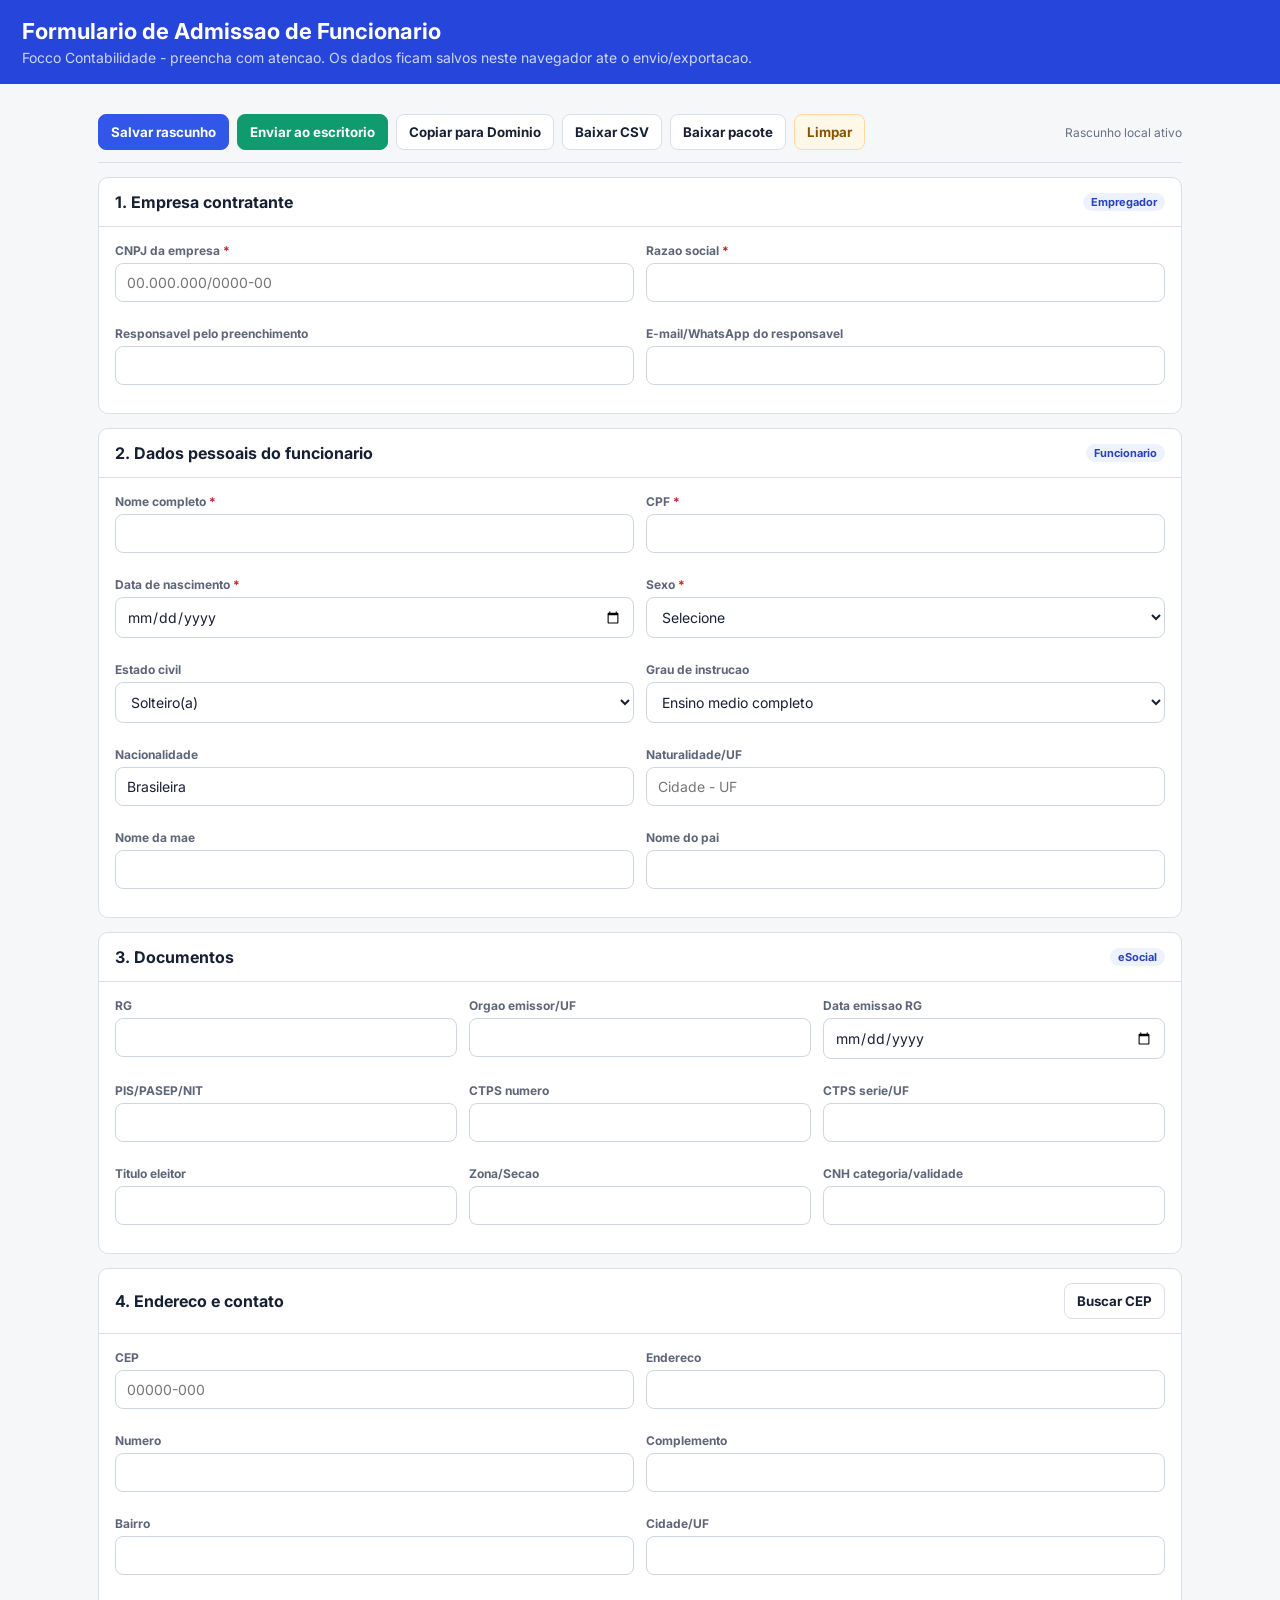
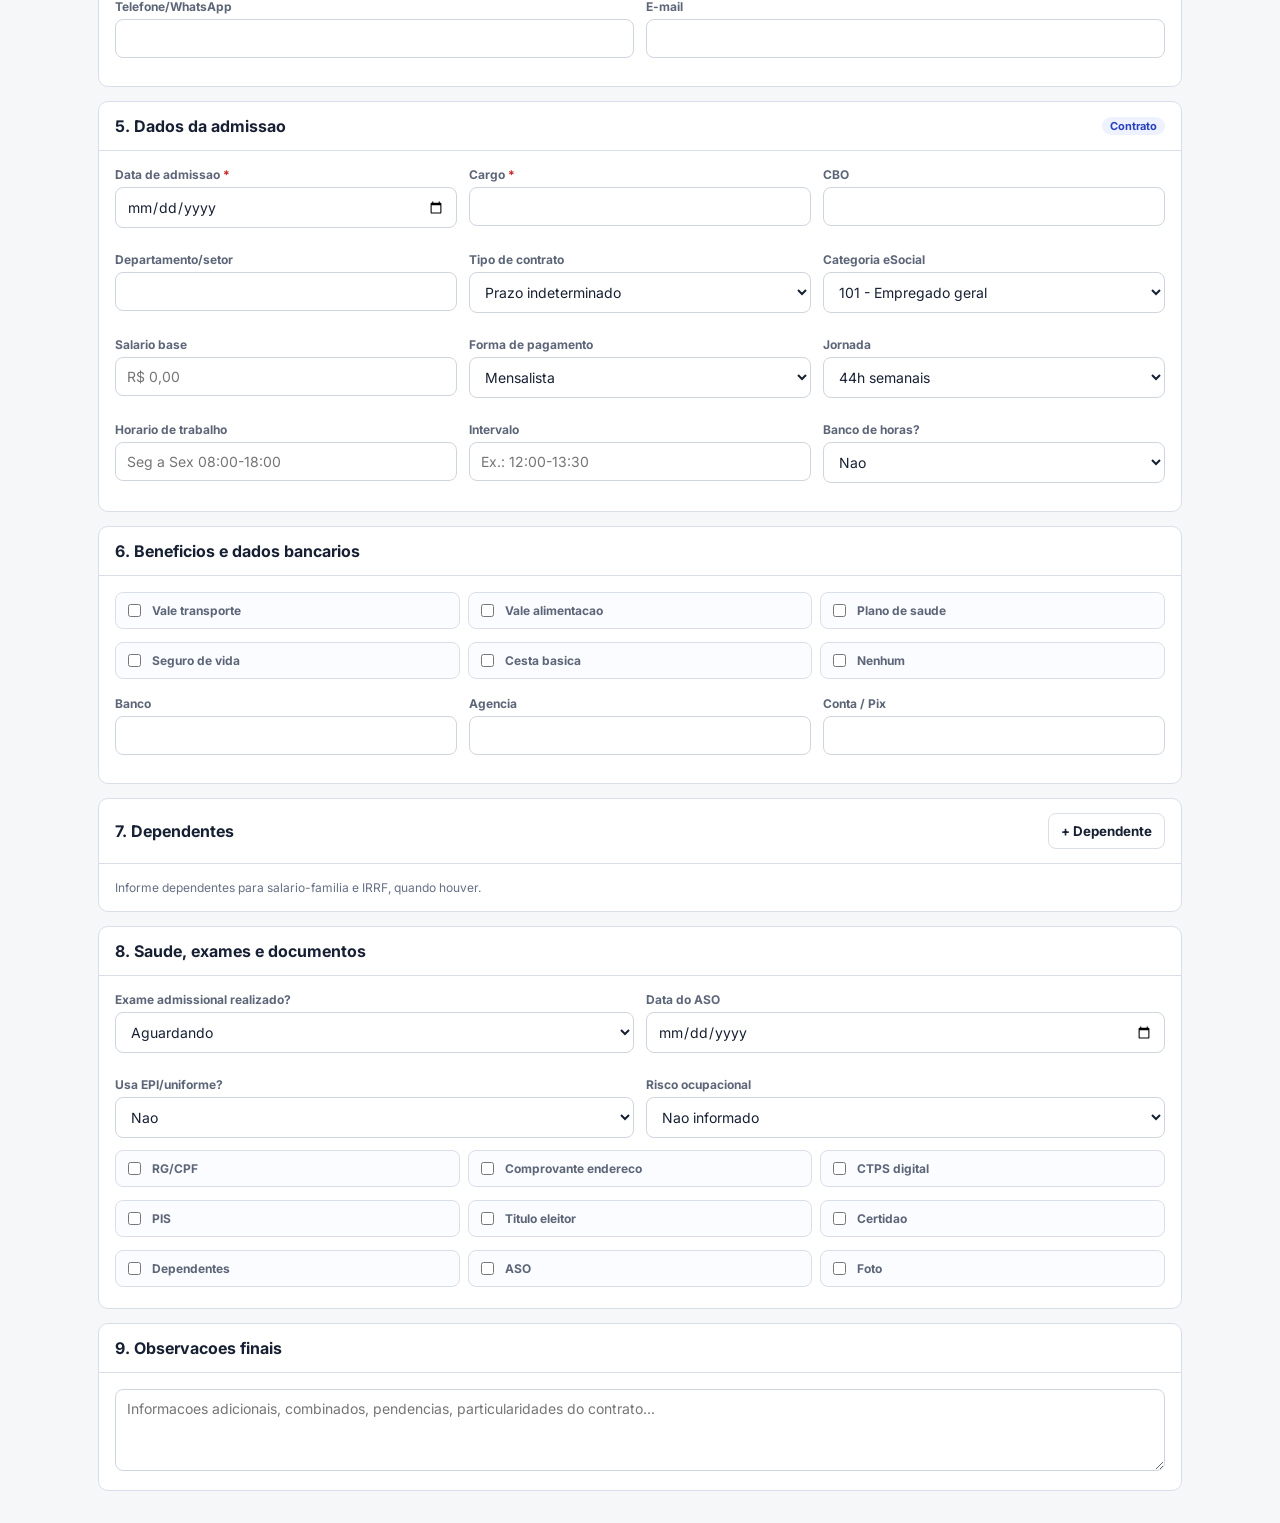
<file: admissao-funcionario.html>
<!doctype html>
<html lang="pt-BR">
<head>
  <meta charset="utf-8">
  <meta name="viewport" content="width=device-width, initial-scale=1">
  <title>Formulario de Admissao - Focco Contabilidade</title>
  <link href="https://fonts.googleapis.com/css2?family=Inter:wght@400;500;600;700;800&display=swap" rel="stylesheet">
  <style>
    :root{--bg:#f6f7f9;--surface:#fff;--ink:#172033;--muted:#667085;--line:#d9dee8;--blue:#3157e8;--green:#0f9b6e;--red:#c62525;--amber:#b76e00}
    *{box-sizing:border-box} body{margin:0;font-family:Inter,Arial,sans-serif;background:var(--bg);color:var(--ink);font-size:14px}
    header{background:#2545db;color:#fff;padding:18px 22px} header h1{margin:0;font-size:22px} header p{margin:5px 0 0;color:rgba(255,255,255,.78)}
    main{max-width:1120px;margin:0 auto;padding:18px}
    .toolbar{position:sticky;top:0;z-index:5;background:rgba(246,247,249,.96);backdrop-filter:blur(8px);padding:12px 0;display:flex;gap:8px;flex-wrap:wrap;align-items:center;border-bottom:1px solid var(--line)}
    .btn{border:1px solid var(--line);background:#fff;color:var(--ink);border-radius:8px;padding:9px 12px;font-weight:700;cursor:pointer;font-family:inherit}
    .btn.primary{background:var(--blue);border-color:var(--blue);color:#fff}.btn.ok{background:var(--green);border-color:var(--green);color:#fff}.btn.warn{background:#fff7e8;border-color:#ffd99b;color:#8a5300}
    .grid{display:grid;grid-template-columns:repeat(2,minmax(0,1fr));gap:12px}.grid3{display:grid;grid-template-columns:repeat(3,minmax(0,1fr));gap:12px}
    section{background:#fff;border:1px solid var(--line);border-radius:10px;margin:14px 0;overflow:hidden}
    .sec-h{padding:14px 16px;border-bottom:1px solid var(--line);display:flex;justify-content:space-between;gap:10px;align-items:center}
    .sec-h h2{margin:0;font-size:16px}.sec-b{padding:16px}.hint{font-size:12px;color:var(--muted)}
    label{display:block;font-size:12px;font-weight:700;color:#5d6678;margin:0 0 5px}
    input,select,textarea{width:100%;border:1px solid #cfd5df;border-radius:8px;padding:10px 11px;font:inherit;background:#fff;color:var(--ink);outline:none}
    input:focus,select:focus,textarea:focus{border-color:var(--blue);box-shadow:0 0 0 3px rgba(49,87,232,.12)}
    textarea{resize:vertical;min-height:82px}.fg{margin-bottom:12px}.req:after{content:" *";color:var(--red)}
    .checkgrid{display:grid;grid-template-columns:repeat(3,minmax(0,1fr));gap:8px}.check{display:flex;gap:8px;align-items:center;border:1px solid var(--line);border-radius:8px;padding:8px;background:#fbfcff}.check input{width:auto}
    .dep-row{border:1px solid var(--line);border-radius:8px;padding:10px;margin-bottom:8px}.pill{font-size:11px;background:#eef2ff;color:#2842bc;padding:2px 8px;border-radius:20px;font-weight:700}
    .status{margin-left:auto;font-size:12px;color:var(--muted)} .okmsg{color:var(--green)} .errmsg{color:var(--red)}
    @media(max-width:780px){.grid,.grid3,.checkgrid{grid-template-columns:1fr}.toolbar{position:static}}
  </style>
</head>
<body>
<header>
  <h1>Formulario de Admissao de Funcionario</h1>
  <p>Focco Contabilidade - preencha com atencao. Os dados ficam salvos neste navegador ate o envio/exportacao.</p>
</header>
<main>
  <div class="toolbar">
    <button class="btn primary" onclick="salvarRascunho()">Salvar rascunho</button>
    <button class="btn ok" onclick="enviarFormulario()">Enviar ao escritorio</button>
    <button class="btn" onclick="copiarDominio()">Copiar para Dominio</button>
    <button class="btn" onclick="baixarCSV()">Baixar CSV</button>
    <button class="btn" onclick="baixarJSON()">Baixar pacote</button>
    <button class="btn warn" onclick="limparTudo()">Limpar</button>
    <span class="status" id="status">Rascunho local ativo</span>
  </div>

  <form id="formAdm">
    <section>
      <div class="sec-h"><h2>1. Empresa contratante</h2><span class="pill">Empregador</span></div>
      <div class="sec-b grid">
        <div class="fg"><label class="req">CNPJ da empresa</label><input name="empresa_cnpj" data-mask="cnpj" required placeholder="00.000.000/0000-00"></div>
        <div class="fg"><label class="req">Razao social</label><input name="empresa_razao" required list="empresas_sugeridas"></div>
        <div class="fg"><label>Responsavel pelo preenchimento</label><input name="responsavel_cliente"></div>
        <div class="fg"><label>E-mail/WhatsApp do responsavel</label><input name="contato_responsavel"></div>
      </div>
    </section>

    <section>
      <div class="sec-h"><h2>2. Dados pessoais do funcionario</h2><span class="pill">Funcionario</span></div>
      <div class="sec-b grid">
        <div class="fg"><label class="req">Nome completo</label><input name="func_nome" required></div>
        <div class="fg"><label class="req">CPF</label><input name="func_cpf" data-mask="cpf" required></div>
        <div class="fg"><label class="req">Data de nascimento</label><input type="date" name="func_nascimento" required></div>
        <div class="fg"><label class="req">Sexo</label><select name="func_sexo" required><option value="">Selecione</option><option>Masculino</option><option>Feminino</option><option>Outro</option><option>Prefiro nao informar</option></select></div>
        <div class="fg"><label>Estado civil</label><select name="estado_civil"><option>Solteiro(a)</option><option>Casado(a)</option><option>Uniao estavel</option><option>Divorciado(a)</option><option>Viuvo(a)</option></select></div>
        <div class="fg"><label>Grau de instrucao</label><select name="instrucao"><option>Ensino fundamental incompleto</option><option>Ensino fundamental completo</option><option>Ensino medio incompleto</option><option selected>Ensino medio completo</option><option>Superior incompleto</option><option>Superior completo</option><option>Pos-graduacao</option></select></div>
        <div class="fg"><label>Nacionalidade</label><input name="nacionalidade" value="Brasileira"></div>
        <div class="fg"><label>Naturalidade/UF</label><input name="naturalidade" placeholder="Cidade - UF"></div>
        <div class="fg"><label>Nome da mae</label><input name="mae"></div>
        <div class="fg"><label>Nome do pai</label><input name="pai"></div>
      </div>
    </section>

    <section>
      <div class="sec-h"><h2>3. Documentos</h2><span class="pill">eSocial</span></div>
      <div class="sec-b grid3">
        <div class="fg"><label>RG</label><input name="rg"></div>
        <div class="fg"><label>Orgao emissor/UF</label><input name="rg_orgao"></div>
        <div class="fg"><label>Data emissao RG</label><input type="date" name="rg_emissao"></div>
        <div class="fg"><label>PIS/PASEP/NIT</label><input name="pis"></div>
        <div class="fg"><label>CTPS numero</label><input name="ctps_numero"></div>
        <div class="fg"><label>CTPS serie/UF</label><input name="ctps_serie"></div>
        <div class="fg"><label>Titulo eleitor</label><input name="titulo_eleitor"></div>
        <div class="fg"><label>Zona/Secao</label><input name="titulo_zona_secao"></div>
        <div class="fg"><label>CNH categoria/validade</label><input name="cnh"></div>
      </div>
    </section>

    <section>
      <div class="sec-h"><h2>4. Endereco e contato</h2><button type="button" class="btn" onclick="buscarCEP()">Buscar CEP</button></div>
      <div class="sec-b grid">
        <div class="fg"><label>CEP</label><input name="cep" data-mask="cep" placeholder="00000-000"></div>
        <div class="fg"><label>Endereco</label><input name="endereco"></div>
        <div class="fg"><label>Numero</label><input name="numero"></div>
        <div class="fg"><label>Complemento</label><input name="complemento"></div>
        <div class="fg"><label>Bairro</label><input name="bairro"></div>
        <div class="fg"><label>Cidade/UF</label><input name="cidade_uf"></div>
        <div class="fg"><label>Telefone/WhatsApp</label><input name="telefone"></div>
        <div class="fg"><label>E-mail</label><input type="email" name="email"></div>
      </div>
    </section>

    <section>
      <div class="sec-h"><h2>5. Dados da admissao</h2><span class="pill">Contrato</span></div>
      <div class="sec-b grid3">
        <div class="fg"><label class="req">Data de admissao</label><input type="date" name="admissao_data" required></div>
        <div class="fg"><label class="req">Cargo</label><input name="cargo" list="cargos_sugeridos" required></div>
        <div class="fg"><label>CBO</label><input name="cbo"></div>
        <div class="fg"><label>Departamento/setor</label><input name="setor" list="setores_sugeridos"></div>
        <div class="fg"><label>Tipo de contrato</label><select name="tipo_contrato"><option>Prazo indeterminado</option><option>Experiencia 45 + 45 dias</option><option>Experiencia 30 + 60 dias</option><option>Prazo determinado</option><option>Intermitente</option><option>Aprendiz</option><option>Estagio</option></select></div>
        <div class="fg"><label>Categoria eSocial</label><select name="categoria_esocial"><option>101 - Empregado geral</option><option>103 - Aprendiz</option><option>111 - Intermitente</option><option>901 - Estagiario</option><option>701 - Contribuinte individual</option></select></div>
        <div class="fg"><label>Salario base</label><input name="salario" placeholder="R$ 0,00"></div>
        <div class="fg"><label>Forma de pagamento</label><select name="forma_pagamento"><option>Mensalista</option><option>Horista</option><option>Comissionista</option><option>Misto</option></select></div>
        <div class="fg"><label>Jornada</label><select name="jornada"><option>44h semanais</option><option>40h semanais</option><option>36h semanais</option><option>12x36</option><option>Parcial</option><option>Outra</option></select></div>
        <div class="fg"><label>Horario de trabalho</label><input name="horario" placeholder="Seg a Sex 08:00-18:00"></div>
        <div class="fg"><label>Intervalo</label><input name="intervalo" placeholder="Ex.: 12:00-13:30"></div>
        <div class="fg"><label>Banco de horas?</label><select name="banco_horas"><option>Nao</option><option>Sim</option><option>A confirmar</option></select></div>
      </div>
    </section>

    <section>
      <div class="sec-h"><h2>6. Beneficios e dados bancarios</h2></div>
      <div class="sec-b">
        <div class="checkgrid">
          <label class="check"><input type="checkbox" name="beneficios" value="Vale transporte"> Vale transporte</label>
          <label class="check"><input type="checkbox" name="beneficios" value="Vale alimentacao"> Vale alimentacao</label>
          <label class="check"><input type="checkbox" name="beneficios" value="Plano de saude"> Plano de saude</label>
          <label class="check"><input type="checkbox" name="beneficios" value="Seguro de vida"> Seguro de vida</label>
          <label class="check"><input type="checkbox" name="beneficios" value="Cesta basica"> Cesta basica</label>
          <label class="check"><input type="checkbox" name="beneficios" value="Nenhum"> Nenhum</label>
        </div>
        <div class="grid3" style="margin-top:12px">
          <div class="fg"><label>Banco</label><input name="banco"></div>
          <div class="fg"><label>Agencia</label><input name="agencia"></div>
          <div class="fg"><label>Conta / Pix</label><input name="conta_pix"></div>
        </div>
      </div>
    </section>

    <section>
      <div class="sec-h"><h2>7. Dependentes</h2><button type="button" class="btn" onclick="addDependente()">+ Dependente</button></div>
      <div class="sec-b">
        <div id="dependentes"></div>
        <div class="hint">Informe dependentes para salario-familia e IRRF, quando houver.</div>
      </div>
    </section>

    <section>
      <div class="sec-h"><h2>8. Saude, exames e documentos</h2></div>
      <div class="sec-b">
        <div class="grid">
          <div class="fg"><label>Exame admissional realizado?</label><select name="exame_admissional"><option>Aguardando</option><option>Sim, apto</option><option>Sim, inapto</option><option>Nao se aplica</option></select></div>
          <div class="fg"><label>Data do ASO</label><input type="date" name="aso_data"></div>
          <div class="fg"><label>Usa EPI/uniforme?</label><select name="epi_uniforme"><option>Nao</option><option>Sim, EPI</option><option>Sim, uniforme</option><option>Sim, ambos</option></select></div>
          <div class="fg"><label>Risco ocupacional</label><select name="risco_ocupacional"><option>Nao informado</option><option>Administrativo</option><option>Operacional</option><option>Periculosidade</option><option>Insalubridade</option><option>A confirmar com SST</option></select></div>
        </div>
        <div class="checkgrid">
          <label class="check"><input type="checkbox" name="docs" value="RG/CPF"> RG/CPF</label>
          <label class="check"><input type="checkbox" name="docs" value="Comprovante endereco"> Comprovante endereco</label>
          <label class="check"><input type="checkbox" name="docs" value="CTPS digital"> CTPS digital</label>
          <label class="check"><input type="checkbox" name="docs" value="PIS"> PIS</label>
          <label class="check"><input type="checkbox" name="docs" value="Titulo eleitor"> Titulo eleitor</label>
          <label class="check"><input type="checkbox" name="docs" value="Certidao casamento/nascimento"> Certidao</label>
          <label class="check"><input type="checkbox" name="docs" value="Documentos dependentes"> Dependentes</label>
          <label class="check"><input type="checkbox" name="docs" value="ASO admissional"> ASO</label>
          <label class="check"><input type="checkbox" name="docs" value="Foto 3x4"> Foto</label>
        </div>
      </div>
    </section>

    <section>
      <div class="sec-h"><h2>9. Observacoes finais</h2></div>
      <div class="sec-b">
        <textarea name="observacoes" placeholder="Informacoes adicionais, combinados, pendencias, particularidades do contrato..."></textarea>
      </div>
    </section>
  </form>

  <datalist id="cargos_sugeridos"><option>Auxiliar Administrativo</option><option>Assistente Administrativo</option><option>Vendedor</option><option>Operador de Caixa</option><option>Servente</option><option>Motorista</option><option>Auxiliar de Servicos Gerais</option><option>Recepcionista</option></datalist>
  <datalist id="setores_sugeridos"><option>Administrativo</option><option>Financeiro</option><option>Comercial</option><option>Operacional</option><option>Producao</option><option>Atendimento</option></datalist>
  <datalist id="empresas_sugeridas"></datalist>
</main>

<script>
const SUPABASE_URL = 'https://nambhrizjnhebqgfztux.supabase.co';
const SUPABASE_ANON_KEY = 'eyJhbGciOiJIUzI1NiIsInR5cCI6IkpXVCJ9.eyJpc3MiOiJzdXBhYmFzZSIsInJlZiI6Im5hbWJocml6am5oZWJxZ2Z6dHV4Iiwicm9sZSI6ImFub24iLCJpYXQiOjE3ODEzNDUzMDIsImV4cCI6MjA5NjkyMTMwMn0.AeBCJetQQugrpDAaOPrEYgHor9irmosN8EWogCtPzSo';
const KEY='focco_admissao_rascunho';
function qs(n){return document.querySelector(`[name="${n}"]`)}
function status(msg,tipo){const s=document.getElementById('status');s.textContent=msg;s.className='status '+(tipo||'')}
function formDataObj(){
  const fd=new FormData(document.getElementById('formAdm')); const obj={};
  for(const [k,v] of fd.entries()){ if(obj[k]) obj[k]=Array.isArray(obj[k])?[...obj[k],v]:[obj[k],v]; else obj[k]=v; }
  obj.dependentes=[...document.querySelectorAll('.dep-row')].map((r,i)=>({nome:r.querySelector(`[name="dep_nome_${i}"]`)?.value||'',cpf:r.querySelector(`[name="dep_cpf_${i}"]`)?.value||'',nascimento:r.querySelector(`[name="dep_nasc_${i}"]`)?.value||'',parentesco:r.querySelector(`[name="dep_parent_${i}"]`)?.value||''})).filter(d=>d.nome||d.cpf);
  obj.preenchido_em=new Date().toISOString(); obj.origem='formulario_publico_admissao_focco';
  return obj;
}
function setFormData(obj){
  Object.entries(obj||{}).forEach(([k,v])=>{ if(k==='dependentes'||Array.isArray(v))return; const el=qs(k); if(el) el.value=v||''; });
  ['beneficios','docs'].forEach(k=>{ const vals=[].concat(obj?.[k]||[]); document.querySelectorAll(`[name="${k}"]`).forEach(c=>c.checked=vals.includes(c.value)); });
  (obj?.dependentes||[]).forEach(d=>addDependente(d));
}
function salvarRascunho(){localStorage.setItem(KEY,JSON.stringify(formDataObj()));status('Rascunho salvo neste navegador','okmsg')}
function limparTudo(){if(confirm('Limpar todo o formulario?')){localStorage.removeItem(KEY);location.reload()}}
function addDependente(d={}){
  const i=document.querySelectorAll('.dep-row').length;
  document.getElementById('dependentes').insertAdjacentHTML('beforeend',`<div class="dep-row grid">
    <div class="fg"><label>Nome do dependente</label><input name="dep_nome_${i}" value="${esc(d.nome||'')}"></div>
    <div class="fg"><label>CPF</label><input name="dep_cpf_${i}" data-mask="cpf" value="${esc(d.cpf||'')}"></div>
    <div class="fg"><label>Nascimento</label><input type="date" name="dep_nasc_${i}" value="${esc(d.nascimento||'')}"></div>
    <div class="fg"><label>Parentesco</label><select name="dep_parent_${i}"><option>Filho(a)</option><option>Conjuge</option><option>Enteado(a)</option><option>Outro</option></select></div>
  </div>`);
}
function esc(v){return String(v).replace(/&/g,'&amp;').replace(/"/g,'&quot;').replace(/</g,'&lt;')}
async function buscarCEP(){
  const cep=(qs('cep').value||'').replace(/\D/g,''); if(cep.length!==8){status('Informe um CEP valido','errmsg');return}
  try{const r=await fetch(`https://viacep.com.br/ws/${cep}/json/`);const d=await r.json(); if(d.erro)throw new Error();
    qs('endereco').value=d.logradouro||''; qs('bairro').value=d.bairro||''; qs('cidade_uf').value=[d.localidade,d.uf].filter(Boolean).join(' - '); status('Endereco preenchido pelo CEP','okmsg');
  }catch(e){status('Nao foi possivel consultar o CEP','errmsg')}
}
function dominioTexto(){
  const d=formDataObj();
  return [
    'ADMISSAO DE FUNCIONARIO',
    `Empresa: ${d.empresa_razao||''} - CNPJ ${d.empresa_cnpj||''}`,
    `Funcionario: ${d.func_nome||''}`,
    `CPF: ${d.func_cpf||''} | Nascimento: ${d.func_nascimento||''} | Sexo: ${d.func_sexo||''}`,
    `Mae: ${d.mae||''} | Pai: ${d.pai||''}`,
    `Endereco: ${d.endereco||''}, ${d.numero||''}, ${d.bairro||''}, ${d.cidade_uf||''}, CEP ${d.cep||''}`,
    `Contato: ${d.telefone||''} | ${d.email||''}`,
    `RG: ${d.rg||''} ${d.rg_orgao||''} | PIS: ${d.pis||''} | CTPS: ${d.ctps_numero||''} ${d.ctps_serie||''}`,
    `Admissao: ${d.admissao_data||''} | Cargo: ${d.cargo||''} | CBO: ${d.cbo||''} | Setor: ${d.setor||''}`,
    `Contrato: ${d.tipo_contrato||''} | Categoria eSocial: ${d.categoria_esocial||''}`,
    `Salario: ${d.salario||''} | Pagamento: ${d.forma_pagamento||''} | Jornada: ${d.jornada||''}`,
    `Horario: ${d.horario||''} | Intervalo: ${d.intervalo||''}`,
    `Beneficios: ${[].concat(d.beneficios||[]).join(', ')}`,
    `Banco: ${d.banco||''} | Agencia: ${d.agencia||''} | Conta/Pix: ${d.conta_pix||''}`,
    `Dependentes: ${(d.dependentes||[]).map(x=>`${x.nome} (${x.cpf}, ${x.nascimento}, ${x.parentesco})`).join('; ')}`,
    `Documentos recebidos: ${[].concat(d.docs||[]).join(', ')}`,
    `Observacoes: ${d.observacoes||''}`
  ].join('\n');
}
async function copiarDominio(){await navigator.clipboard.writeText(dominioTexto());status('Texto copiado para colar no Dominio','okmsg')}
function baixarJSON(){download('admissao_funcionario_'+Date.now()+'.json',JSON.stringify(formDataObj(),null,2),'application/json')}
function baixarCSV(){
  const d=formDataObj(); const flat={...d,beneficios:[].concat(d.beneficios||[]).join('; '),docs:[].concat(d.docs||[]).join('; '),dependentes:(d.dependentes||[]).map(x=>`${x.nome}|${x.cpf}|${x.nascimento}|${x.parentesco}`).join('; ')};
  const headers=Object.keys(flat); const row=headers.map(h=>csv(flat[h])).join(';');
  download('admissao_funcionario.csv',headers.join(';')+'\n'+row,'text/csv;charset=utf-8')
}
function csv(v){return `"${String(v??'').replace(/"/g,'""')}"`}
function download(name,content,type){const a=document.createElement('a');a.href=URL.createObjectURL(new Blob([content],{type}));a.download=name;a.click();setTimeout(()=>URL.revokeObjectURL(a.href),500)}
async function enviarFormulario(){
  const d=formDataObj(); salvarRascunho();
  try{
    const r=await fetch(`${SUPABASE_URL}/rest/v1/admissoes_funcionarios`,{method:'POST',headers:{apikey:SUPABASE_ANON_KEY,Authorization:`Bearer ${SUPABASE_ANON_KEY}`,'Content-Type':'application/json',Prefer:'return=minimal'},body:JSON.stringify({dados:d,empresa_cnpj:d.empresa_cnpj||null,funcionario_nome:d.func_nome||null,status:'recebido',created_at:new Date().toISOString()})});
    if(!r.ok) throw new Error(await r.text());
    status('Formulario enviado ao escritorio com sucesso','okmsg'); localStorage.removeItem(KEY);
  }catch(e){status('Nao consegui enviar online. Baixe o pacote ou copie para enviar ao escritorio.','errmsg');baixarJSON();}
}
document.addEventListener('input',e=>{ if(e.target.form) localStorage.setItem(KEY,JSON.stringify(formDataObj())); });
document.addEventListener('change',e=>{ if(e.target.form) localStorage.setItem(KEY,JSON.stringify(formDataObj())); });
window.addEventListener('load',()=>{try{setFormData(JSON.parse(localStorage.getItem(KEY)||'{}'));}catch(e){}});
</script>
</body>
</html>
</file>
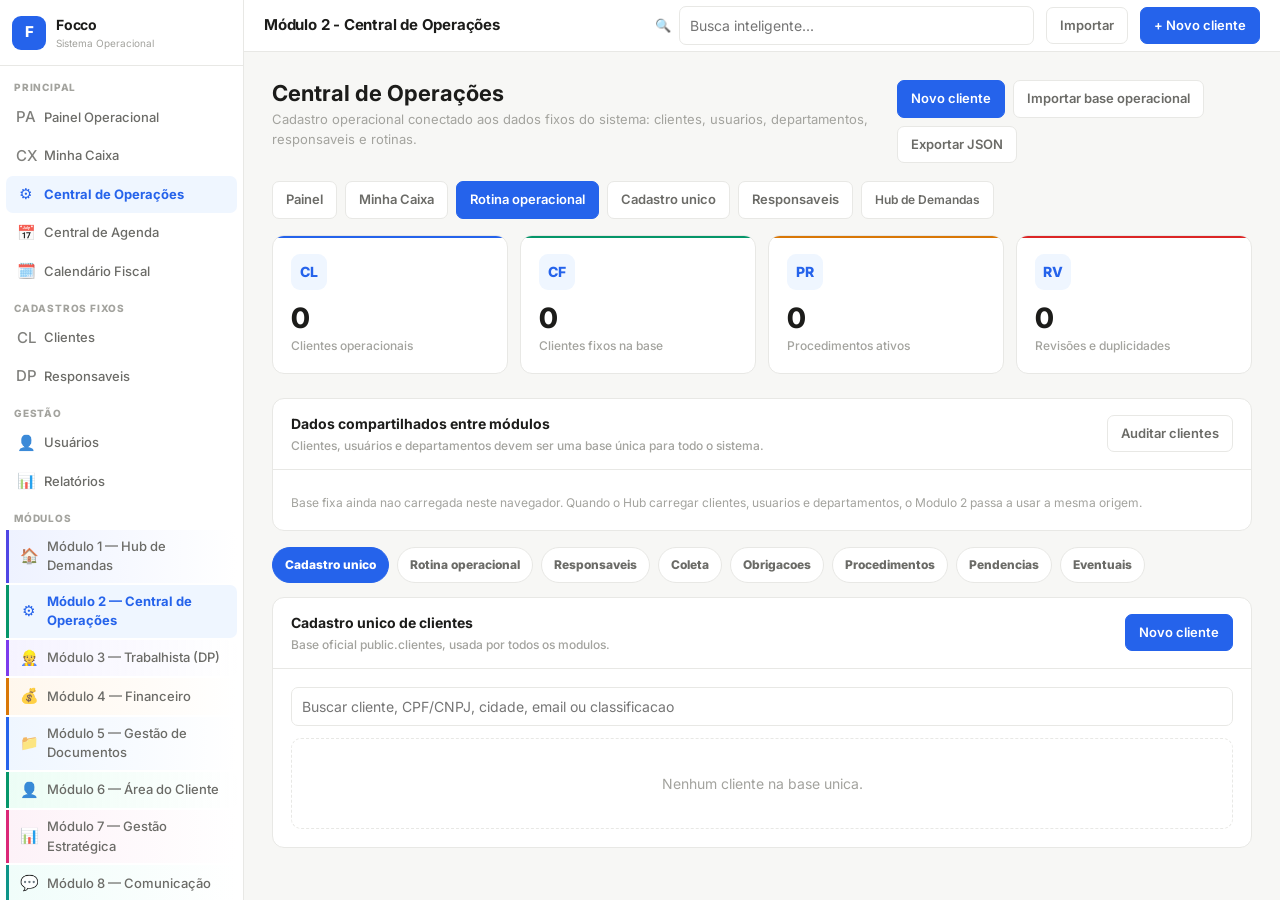
<file: central_operacoes.html>
<!doctype html>
<html lang="pt-BR">
<head>
<meta charset="utf-8">
<meta name="viewport" content="width=device-width,initial-scale=1">
<title>Focco - Modulo 2 - Central de Operacoes</title>
<link href="https://fonts.googleapis.com/css2?family=Inter:wght@400;500;600;700;800&display=swap" rel="stylesheet">
<style>
:root{--bg:#F7F7F5;--surface:#fff;--surface2:#F1F1EF;--border:#E8E8E5;--border2:#D0D0CC;--text:#1C1C1A;--text2:#6B6B67;--text3:#A3A39E;--accent:#2563EB;--accent-h:#1D4ED8;--accent-pale:#EFF6FF;--green:#059669;--green-pale:#ECFDF5;--amber:#D97706;--amber-pale:#FFFBEB;--red:#DC2626;--red-pale:#FEF2F2;--purple:#7C3AED;--purple-pale:#F5F3FF;--navy:#111827;--sky:#0EA5E9;--sky-pale:#F0F9FF;--sidebar-w:244px;--hdr:52px;--r:8px;--rl:12px;--sh:0 1px 3px rgba(0,0,0,.07),0 1px 2px rgba(0,0,0,.04);--sh-md:0 4px 12px rgba(0,0,0,.08)}
*{box-sizing:border-box;margin:0;padding:0}
body{font-family:Inter,system-ui,sans-serif;background:var(--bg);color:var(--text);font-size:14px;line-height:1.5;-webkit-font-smoothing:antialiased;overflow-x:hidden}
button,input,select,textarea{font:inherit}
.app{display:flex;min-height:100vh}
.sidebar{width:var(--sidebar-w);background:var(--surface);border-right:1px solid var(--border);display:flex;flex-direction:column;position:fixed;top:0;left:0;height:100vh;z-index:100;overflow-y:auto;overflow-x:hidden}
.brand{padding:14px 12px;display:flex;align-items:center;gap:10px;border-bottom:1px solid var(--border);margin-bottom:4px}
.brand-icon{width:34px;height:34px;background:var(--accent);border-radius:9px;display:grid;place-items:center;color:#fff;font-weight:800;font-size:15px}
.brand b{display:block;font-size:14px;letter-spacing:-.2px}.brand span{display:block;font-size:10px;color:var(--text3);margin-top:1px}
.sb-section{padding:10px 14px 3px;font-size:10px;font-weight:800;color:var(--text3);text-transform:uppercase;letter-spacing:.08em}
.nav{display:flex;align-items:center;gap:8px;margin:1px 6px;padding:7px 10px;border-radius:7px;color:var(--text2);text-decoration:none;font-size:13px;font-weight:500;transition:all .1s;user-select:none}
.nav:hover{background:var(--surface2);color:var(--text)}
.nav.active{background:var(--accent-pale);color:var(--accent);font-weight:700}
.nav .ni{width:20px;text-align:center;font-size:15px;flex-shrink:0;opacity:.85}.nav.active .ni{opacity:1}
.module-nav{background:linear-gradient(90deg,var(--module-pale),transparent);border-left:3px solid var(--module-color);margin-left:6px;border-radius:0 7px 7px 0}
.sb-foot{margin-top:auto;padding:10px 6px;border-top:1px solid var(--border)}.user-card{display:flex;align-items:center;gap:9px;padding:8px;border-radius:8px}.u-av{width:30px;height:30px;border-radius:8px;background:var(--accent);display:grid;place-items:center;color:#fff;font-size:11px;font-weight:800}.u-name{font-size:13px;font-weight:700}.u-role{font-size:10px;color:var(--text3)}
.topbar{position:fixed;left:var(--sidebar-w);right:0;top:0;height:var(--hdr);background:var(--surface);border-bottom:1px solid var(--border);display:flex;align-items:center;gap:12px;padding:0 20px;z-index:90}
.top-title{font-size:15px;font-weight:700;flex:1;letter-spacing:-.2px}
.main{margin-left:var(--sidebar-w);margin-top:var(--hdr);padding:28px;min-height:calc(100vh - var(--hdr));width:100%}
.ph{display:flex;align-items:flex-start;justify-content:space-between;gap:16px;margin-bottom:18px}
.ph h1{font-size:22px;line-height:1.2}.ph p{font-size:13px;color:var(--text3);margin-top:4px}
.btn{display:inline-flex;align-items:center;justify-content:center;gap:6px;padding:8px 13px;border-radius:7px;border:1px solid var(--border);background:var(--surface);color:var(--text2);font-weight:600;font-size:13px;cursor:pointer;text-decoration:none;white-space:nowrap;transition:all .12s}
.btn:hover{background:var(--surface2);border-color:var(--border2)}.btn-p{background:var(--accent);border-color:var(--accent);color:#fff}.btn-p:hover{background:var(--accent-h);border-color:var(--accent-h);transform:translateY(-1px);box-shadow:var(--sh)}
.btn-blue{background:var(--blue);border-color:var(--blue);color:#fff}.btn-danger{background:var(--red-pale);border-color:#FECACA;color:#991B1B}
.actions{display:flex;gap:8px;flex-wrap:wrap}.module-strip{display:flex;gap:8px;flex-wrap:wrap;margin-bottom:16px}.module-strip a{font-size:12px}
.kpi-grid{display:grid;grid-template-columns:repeat(4,1fr);gap:12px;margin-bottom:24px}.kcard{background:var(--surface);border:1px solid var(--border);border-radius:var(--rl);padding:18px;box-shadow:none;min-height:104px;position:relative;overflow:hidden;transition:all .15s}.kcard:hover{transform:translateY(-2px);box-shadow:var(--sh-md);border-color:var(--border2)}.kcard::before{content:'';position:absolute;top:0;left:0;right:0;height:2.5px;background:var(--accent)}.kcard.kg::before{background:var(--green)}.kcard.ka::before{background:var(--amber)}.kcard.kr::before{background:var(--red)}.kcard .ki{width:36px;height:36px;border-radius:9px;display:grid;place-items:center;background:var(--accent-pale);margin-bottom:14px;color:var(--accent);font-size:14px;font-weight:800}.kcard .kv{font-size:28px;font-weight:800;line-height:1}.kcard .kl{font-size:12px;color:var(--text3);margin-top:5px;font-weight:500}
.tabs{display:flex;gap:8px;flex-wrap:wrap;margin:12px 0 14px}.tab{border:1px solid var(--border);background:var(--surface);border-radius:999px;padding:8px 12px;color:var(--text2);font-size:12px;font-weight:800;cursor:pointer}.tab.active{background:var(--accent);border-color:var(--accent);color:#fff}
.panel{display:none}.panel.active{display:block}
.card{background:var(--surface);border:1px solid var(--border);border-radius:var(--rl);box-shadow:none;overflow:hidden;margin-bottom:16px}.ch{padding:14px 18px;border-bottom:1px solid var(--border);display:flex;align-items:center;gap:10px;justify-content:space-between}.ch b{font-size:14px}.ch span{font-size:12px;color:var(--text3);font-weight:500}.cb{padding:18px}
.toolbar{display:flex;gap:8px;align-items:center;justify-content:space-between;flex-wrap:wrap;margin-bottom:12px}.search{display:flex;gap:8px;align-items:center;flex:1;min-width:260px}.search input,.search select,.field input,.field select,.field textarea{width:100%;border:1px solid var(--border);border-radius:7px;background:#fff;padding:8px 10px;color:var(--text);outline:none}.search input:focus,.search select:focus,.field input:focus,.field select:focus,.field textarea:focus{border-color:var(--accent);box-shadow:0 0 0 3px var(--accent-pale)}
.grid{display:grid;grid-template-columns:repeat(4,1fr);gap:12px}.field label{display:block;font-size:11px;text-transform:uppercase;letter-spacing:.04em;color:var(--text3);font-weight:800;margin-bottom:4px}.field.full{grid-column:1/-1}.field.two{grid-column:span 2}
.table-wrap{overflow:auto;border:1px solid var(--border);border-radius:10px}table{width:100%;border-collapse:collapse;min-width:920px;background:#fff}th,td{padding:10px 11px;border-bottom:1px solid var(--border);text-align:left;vertical-align:top}th{font-size:11px;color:var(--text3);text-transform:uppercase;background:#FAFAF9;letter-spacing:.04em}td{font-size:13px}.row-actions{display:flex;gap:6px;flex-wrap:wrap}.mini{font-size:11px;padding:5px 8px;border-radius:6px}.badge{display:inline-flex;align-items:center;border-radius:999px;padding:3px 8px;font-size:11px;font-weight:800;background:var(--surface2);color:var(--text2)}.badge.ok{background:#DCFCE7;color:#166534}.badge.warn{background:#FEF3C7;color:#92400E}.badge.bad{background:#FEE2E2;color:#991B1B}.empty{padding:34px;text-align:center;color:var(--text3);border:1px dashed var(--border);border-radius:10px;background:#fff}.hint{font-size:12px;color:var(--text3);margin-top:6px}
.drawer{position:fixed;inset:0;background:rgba(15,23,42,.38);display:none;z-index:30;align-items:stretch;justify-content:flex-end}.drawer.open{display:flex}.drawer-panel{width:min(760px,100%);background:var(--surface);height:100%;overflow:auto;box-shadow:-16px 0 32px rgba(0,0,0,.18)}.drawer-head{position:sticky;top:0;background:var(--surface);border-bottom:1px solid var(--border);padding:16px;display:flex;align-items:center;justify-content:space-between;z-index:1}.drawer-body{padding:16px}
.import-box{border:1px dashed var(--border);border-radius:10px;padding:12px;background:#fff}.import-box code{font-size:12px;background:var(--surface2);padding:2px 5px;border-radius:5px}
@media(max-width:980px){.sidebar{display:none}.topbar{left:0}.main{margin-left:0}.kpi-grid,.grid{grid-template-columns:1fr}.field.two{grid-column:1}.ph{flex-direction:column}table{min-width:760px}}
</style>
</head>
<body>
<div class="app">
<aside class="sidebar">
  <div class="brand"><div class="brand-icon">F</div><div><b>Focco</b><span>Sistema Operacional</span></div></div>
  <div class="sb-section">Principal</div>
  <a class="nav" href="#" onclick="irModulo2('cadastro');return false"><span class="ni">PA</span>Painel Operacional</a>
  <a class="nav" href="#" onclick="irModulo2('pendencias');return false"><span class="ni">CX</span>Minha Caixa</a>
  <a class="nav active" href="central_operacoes.html"><span class="ni">⚙</span>Central de Operações</a>
  <a class="nav" href="index.html"><span class="ni">📅</span>Central de Agenda</a>
  <a class="nav" href="index.html"><span class="ni">🗓️</span>Calendário Fiscal</a>
  <div class="sb-section">Cadastros fixos</div>
  <a class="nav" href="#" onclick="irModulo2('cadastro');return false"><span class="ni">CL</span>Clientes</a>
  <a class="nav" href="#" onclick="irModulo2('responsaveis');return false"><span class="ni">DP</span>Responsaveis</a>
  <div class="sb-section">Gestão</div>
  <a class="nav" href="index.html"><span class="ni">👤</span>Usuários</a>
  <a class="nav" href="index.html"><span class="ni">📊</span>Relatórios</a>
  <div class="sb-section">Módulos</div>
  <a class="nav module-nav" style="--module-color:#4F46E5;--module-pale:#EEF2FF" href="index.html"><span class="ni">🏠</span><span>Módulo 1 — Hub de Demandas</span></a>
  <a class="nav module-nav active" style="--module-color:#059669;--module-pale:#ECFDF5" href="central_operacoes.html"><span class="ni">⚙</span><span>Módulo 2 — Central de Operações</span></a>
  <a class="nav module-nav" style="--module-color:#7C3AED;--module-pale:#F5F3FF" href="modulo3-trabalhista-dp.html"><span class="ni">👷</span><span>Módulo 3 — Trabalhista (DP)</span></a>
  <a class="nav module-nav" style="--module-color:#D97706;--module-pale:#FFF7ED" href="modulo4-financeiro.html"><span class="ni">💰</span><span>Módulo 4 — Financeiro</span></a>
  <a class="nav module-nav" style="--module-color:#2563EB;--module-pale:#EFF6FF" href="modulo5-gestao-documentos.html"><span class="ni">📁</span><span>Módulo 5 — Gestão de Documentos</span></a>
  <a class="nav module-nav" style="--module-color:#059669;--module-pale:#ECFDF5" href="modulo6-area-cliente.html"><span class="ni">👤</span><span>Módulo 6 — Área do Cliente</span></a>
  <a class="nav module-nav" style="--module-color:#DB2777;--module-pale:#FDF2F8" href="modulo7-gestao-estrategica.html"><span class="ni">📊</span><span>Módulo 7 — Gestão Estratégica</span></a>
  <a class="nav module-nav" style="--module-color:#0D9488;--module-pale:#F0FDFA" href="modulo8-comunicacao-whatsapp.html"><span class="ni">💬</span><span>Módulo 8 — Comunicação</span></a>
  <a class="nav module-nav" style="--module-color:#8B5CF6;--module-pale:#F5F3FF" href="modulo9-focco-ia.html"><span class="ni">🤖</span><span>Módulo 9 — Focco IA</span></a>
  <a class="nav module-nav" style="--module-color:#0284C7;--module-pale:#EFF6FF" href="modulo10-meu-focco-mobile.html"><span class="ni">📱</span><span>Módulo 10 — Meu Focco</span></a>
  <a class="nav module-nav" style="--module-color:#E11D48;--module-pale:#FFF1F2" href="modulo11-focco-redes-sociais.html"><span class="ni">🌐</span><span>Módulo 11 — Redes Sociais</span></a>
  <div class="sb-foot"><div class="user-card"><div class="u-av" id="sbAv">EO</div><div><div class="u-name" id="sbNome">Focco</div><div class="u-role" id="sbPerfil">Sistema Operacional</div></div></div></div>
</aside>
<header class="topbar"><div class="top-title">Módulo 2 - Central de Operações</div><div class="search"><span style="color:var(--text3);font-size:13px">🔍</span><input type="text" id="busca-topo" placeholder="Busca inteligente..." oninput="buscaInteligente(this.value)"></div><button class="btn" onclick="openDrawer('importar')">Importar</button><button class="btn btn-p" onclick="openDrawer('cadastro')">+ Novo cliente</button></header>
<main class="main">
  <section class="ph">
    <div><h1>Central de Operações</h1><p>Cadastro operacional conectado aos dados fixos do sistema: clientes, usuarios, departamentos, responsaveis e rotinas.</p></div>
    <div class="actions"><button class="btn btn-p" onclick="openDrawer('cadastro')">Novo cliente</button><button class="btn" onclick="openDrawer('importar')">Importar base operacional</button><button class="btn" onclick="exportarJSON()">Exportar JSON</button></div>
  </section>
  <nav class="module-strip"><button class="btn" onclick="irModulo2('cadastro')">Painel</button><button class="btn" onclick="irModulo2('pendencias')">Minha Caixa</button><button class="btn btn-p" onclick="irModulo2('clientes')">Rotina operacional</button><button class="btn" onclick="irModulo2('cadastro')">Cadastro unico</button><button class="btn" onclick="irModulo2('responsaveis')">Responsaveis</button><a class="btn" href="index.html">Hub de Demandas</a></nav>
  <section class="kpi-grid">
    <div class="kcard"><div class="ki">CL</div><div class="kv" id="k-clientes">0</div><div class="kl">Clientes operacionais</div></div>
    <div class="kcard kg"><div class="ki">CF</div><div class="kv" id="k-clientes-fixo">0</div><div class="kl">Clientes fixos na base</div></div>
    <div class="kcard ka"><div class="ki">PR</div><div class="kv" id="k-proc">0</div><div class="kl">Procedimentos ativos</div></div>
    <div class="kcard kr"><div class="ki">RV</div><div class="kv" id="k-revisar">0</div><div class="kl">Revisões e duplicidades</div></div>
  </section>
  <section class="card"><div class="ch"><div><b>Dados compartilhados entre módulos</b><br><span>Clientes, usuários e departamentos devem ser uma base única para todo o sistema.</span></div><button class="btn" onclick="auditarClientesFixos()">Auditar clientes</button></div><div class="cb"><div id="shared-audit" class="hint">Aguardando leitura da base fixa de clientes.</div></div></section>
  <div class="tabs">
    <button class="tab active" data-tab="cadastro">Cadastro unico</button>
    <button class="tab" data-tab="clientes">Rotina operacional</button>
    <button class="tab" data-tab="responsaveis">Responsaveis</button>
    <button class="tab" data-tab="coleta">Coleta</button>
    <button class="tab" data-tab="obrigacoes">Obrigacoes</button>
    <button class="tab" data-tab="procedimentos">Procedimentos</button>
    <button class="tab" data-tab="pendencias">Pendencias</button>
    <button class="tab" data-tab="eventuais">Eventuais</button>
  </div>
  <section class="panel active" id="tab-cadastro"><div class="card"><div class="ch"><div><b>Cadastro unico de clientes</b><br><span>Base oficial public.clientes, usada por todos os modulos.</span></div><button class="btn btn-p" onclick="openDrawer('cadastro')">Novo cliente</button></div><div class="cb"><div class="toolbar"><div class="search"><input id="busca-cadastro" placeholder="Buscar cliente, CPF/CNPJ, cidade, email ou classificacao" oninput="render()"></div></div><div id="cadastro-view"></div></div></div></section>
  <section class="panel" id="tab-clientes">
    <div class="card"><div class="ch"><div><b>Clientes x Operação</b><br><span>Vincula a base fixa de clientes aos regimes, atividades, responsáveis e procedimentos operacionais.</span></div><button class="btn btn-p" onclick="openDrawer('cliente')">Cadastrar vínculo</button></div><div class="cb"><div class="toolbar"><div class="search"><input id="busca-clientes" placeholder="Buscar por cliente, CNPJ, regime ou procedimento" oninput="render()"><select id="filtro-regime" onchange="render()"><option value="">Todos os regimes</option><option>MEI</option><option>Simples Nacional</option><option>Lucro Presumido</option><option>Lucro Real</option><option>Produtor Rural</option><option>Sem Fins Lucrativos</option></select></div></div><div id="clientes-view"></div></div></div>
  </section>
  <section class="panel" id="tab-responsaveis"><div class="card"><div class="ch"><div><b>Responsaveis por cliente</b><br><span>Quem faz fiscal, folha, coleta, contabil, atendimento e auditoria.</span></div></div><div class="cb"><div class="toolbar"><div class="search"><input id="busca-responsaveis" placeholder="Buscar responsavel, cliente ou setor" oninput="render()"></div></div><div id="responsaveis-view"></div></div></div></section>
  <section class="panel" id="tab-coleta"><div class="card"><div class="ch"><div><b>Coleta de documentos</b><br><span>Como buscar notas, extratos, boletos e documentos de cada cliente.</span></div></div><div class="cb"><div class="toolbar"><div class="search"><input id="busca-coleta" placeholder="Buscar metodo, cliente, origem ou responsavel" oninput="render()"></div></div><div id="coleta-view"></div></div></div></section>
  <section class="panel" id="tab-obrigacoes"><div class="card"><div class="ch"><div><b>Obrigacoes fiscais</b><br><span>Parametros que alimentam os checklists fiscais.</span></div></div><div class="cb"><div class="toolbar"><div class="search"><input id="busca-obrigacoes" placeholder="Buscar cliente ou obrigacao fiscal" oninput="render()"></div></div><div id="obrigacoes-view"></div></div></div></section>
  <section class="panel" id="tab-procedimentos"><div class="card"><div class="ch"><div><b>Procedimentos vinculados</b><br><span>Rotinas mensais sugeridas por cliente.</span></div><button class="btn" onclick="gerarProcedimentosPadrao()">Gerar padrao</button></div><div class="cb"><div class="toolbar"><div class="search"><input id="busca-procedimentos" placeholder="Buscar procedimento, cliente, prazo ou periodicidade" oninput="render()"></div></div><div id="procedimentos-view"></div></div></div></section>
  <section class="panel" id="tab-pendencias"><div class="card"><div class="ch"><div><b>Pendencias de importacao</b><br><span>O que precisa ser revisado antes de gerar tarefas automaticas.</span></div></div><div class="cb"><div class="toolbar"><div class="search"><input id="busca-pendencias" placeholder="Buscar pendencia, cliente, status ou tipo" oninput="render()"></div></div><div id="pendencias-view"></div></div></div></section>
  <section class="panel" id="tab-eventuais"><div class="card"><div class="ch"><div><b>Clientes eventuais</b><br><span>Clientes da base fixa que ficam fora da rotina operacional mensal.</span></div></div><div class="cb"><div class="toolbar"><div class="search"><input id="busca-eventuais" placeholder="Buscar cliente eventual, documento, email ou status" oninput="render()"></div></div><div id="eventuais-view"></div></div></div></section>
</main>
</div>

<div class="drawer" id="drawer">
  <div class="drawer-panel">
    <div class="drawer-head"><b id="drawer-title">Cadastro</b><button class="btn" onclick="closeDrawer()">Fechar</button></div>
    <div class="drawer-body" id="drawer-body"></div>
  </div>
</div>

<script src="focco-core.js"></script>
<script src="focco-cadastros-compartilhados.js"></script>
<script>
const STORAGE_KEY='focco_cadastro_operacional_v1';
const emptyState={clientes:[],responsaveis:[],coleta:[],obrigacoes:[],procedimentos:[],pendencias:[]};
let state=loadState();
let fonteDados='local';
function loadState(){try{return {...emptyState,...JSON.parse(localStorage.getItem(STORAGE_KEY)||'{}')}}catch(e){return {...emptyState}}}
function saveState(){localStorage.setItem(STORAGE_KEY,JSON.stringify(state));render()}
function esc(v){return String(v??'').replace(/[&<>"']/g,m=>({'&':'&amp;','<':'&lt;','>':'&gt;','"':'&quot;',"'":'&#39;'}[m]))}
function id(){return 'op_'+Date.now().toString(36)+'_'+Math.random().toString(36).slice(2,7)}
function simNao(v){return v===true?'Sim':v===false?'Nao':(v||'Nao')}
function badge(v){const s=String(v||'');const cls=/ativa|sim|ok|concluido/i.test(s)?'ok':/revisar|pend|inapta|baixada/i.test(s)?'warn':'';return `<span class="badge ${cls}">${esc(s||'-')}</span>`}
function getCliente(codigo){return state.clientes.find(c=>String(c.codigo)===String(codigo))||{}}
async function carregarOperacionalSupabase(){
 if(!window.FoccoCore?.sbFetch)return false;
 const [clientes,responsaveis,coleta,obrigacoes,procedimentos,pendencias]=await Promise.all([
  FoccoCore.sbFetch('operacional_clientes','select=*&order=razao_social_planilha.asc'),
  FoccoCore.sbFetch('operacional_responsaveis','select=*&order=operacional_codigo.asc'),
  FoccoCore.sbFetch('operacional_coleta','select=*&order=operacional_codigo.asc'),
  FoccoCore.sbFetch('operacional_obrigacoes','select=*&order=operacional_codigo.asc'),
  FoccoCore.sbFetch('operacional_procedimentos_cliente','select=*&ativo=eq.true&order=operacional_codigo.asc'),
  FoccoCore.sbFetch('operacional_pendencias_importacao','select=*&status=neq.Resolvida&order=created_at.desc')
 ]);
 const nomePorCodigo=new Map(clientes.map(c=>[String(c.codigo),c.razao_social_planilha||c.razao_receita||c.nome_fantasia||'']));
 state={
  clientes:clientes.map(c=>({
   id:c.id,codigo:c.codigo,nome:c.razao_social_planilha||c.razao_receita||c.nome_fantasia||'',
   documento:c.documento,regime:c.regime,atividade:c.atividade,municipio:c.municipio,uf:c.uf,
   procedimento:'',revisar:c.pendencia?'Sim':'Nao',observacao:c.pendencia||'',cliente_id:c.cliente_id,
   situacao:c.situacao_receita||c.situacao_sistema
  })),
  responsaveis:responsaveis.map(r=>({codigo:r.operacional_codigo,cliente:nomePorCodigo.get(String(r.operacional_codigo))||'',fiscal:r.responsavel_fiscal,folha:r.responsavel_folha,coleta:r.responsavel_coleta,contabil:r.responsavel_contabil,atendimento:r.responsavel_atendimento,auditor:r.gestor_auditor,observacao:r.observacao})),
  coleta:coleta.map(r=>({codigo:r.operacional_codigo,cliente:nomePorCodigo.get(String(r.operacional_codigo))||'',metodo:r.metodo_coleta,diaLimite:r.dia_limite_coleta,origem:r.origem_sistema||r.forma_original,responsavel:r.responsavel_coleta,observacao:r.observacao||r.mensagem_padrao,pastaFiscal:r.pasta_fiscal,pastaFolha:r.pasta_folha})),
  obrigacoes:obrigacoes.map(r=>({codigo:r.operacional_codigo,cliente:nomePorCodigo.get(String(r.operacional_codigo))||'',sintegra:simNao(r.sintegra),destda:simNao(r.destda),dapi:simNao(r.dapi),efd:simNao(r.efd_contribuicoes),sped:simNao(r.sped_fiscal),mit:simNao(r.mit),tomador:r.declaracao_tomador,prestador:r.declaracao_prestador,simples:simNao(r.simples),mei:simNao(r.mei),observacao:r.observacao})),
  procedimentos:procedimentos.map(r=>({codigo:r.operacional_codigo,cliente:nomePorCodigo.get(String(r.operacional_codigo))||'',procedimento:r.procedimento,periodicidade:r.periodicidade,prazo:r.prazo_padrao,auditoria:simNao(r.exige_auditoria),enviaCliente:simNao(r.envia_cliente),observacao:r.observacao})),
  pendencias:pendencias.map(p=>({codigo:p.operacional_codigo,cliente:nomePorCodigo.get(String(p.operacional_codigo))||'',tipo:p.tipo,descricao:p.descricao,status:p.status||'Aberta'}))
 };
 state.clientes.forEach(c=>{const p=state.procedimentos.find(x=>String(x.codigo)===String(c.codigo));if(p)c.procedimento=p.procedimento});
 localStorage.setItem(STORAGE_KEY,JSON.stringify(state));
 fonteDados='supabase';
 return true;
}
async function inicializar(){
 document.getElementById('shared-audit').innerHTML='Carregando dados do Supabase...';
 try{await window.FoccoCadastros?.carregarBasicosDoSupabase?.()}catch(e){console.warn('Base fixa indisponivel',e)}
 try{await carregarOperacionalSupabase()}catch(e){fonteDados='local';console.warn('Operacional Supabase indisponivel',e)}
 render();
}
document.querySelectorAll('.tab').forEach(b=>b.addEventListener('click',()=>{document.querySelectorAll('.tab,.panel').forEach(x=>x.classList.remove('active'));b.classList.add('active');document.getElementById('tab-'+b.dataset.tab).classList.add('active');aplicarBuscaTopoNaAba();render()}))
function irModulo2(tab){
 const btn=document.querySelector(`.tab[data-tab="${tab}"]`)||document.querySelector('.tab[data-tab="cadastro"]');
 if(btn)btn.click();
 window.scrollTo({top:0,behavior:'smooth'});
}
function table(headers,rows,emptyMsg){if(!rows.length)return `<div class="empty">${emptyMsg||'Nenhum registro cadastrado ainda.'}</div>`;return `<div class="table-wrap"><table><thead><tr>${headers.map(h=>`<th>${esc(h)}</th>`).join('')}</tr></thead><tbody>${rows.join('')}</tbody></table></div>`}
function buscaValor(id){return (document.getElementById(id)?.value||'').trim().toLowerCase()}
function textoBusca(...values){return values.join(' ').normalize('NFD').replace(/[\u0300-\u036f]/g,'').toLowerCase()}
function combinaBusca(q,...values){if(!q)return true;const hay=textoBusca(...values);return textoBusca(q).split(/\s+/).filter(Boolean).every(p=>hay.includes(p))}
function buscaInteligente(value){
 const active=document.querySelector('.tab.active')?.dataset.tab||'clientes';
 const map={cadastro:'busca-cadastro',clientes:'busca-clientes',responsaveis:'busca-responsaveis',coleta:'busca-coleta',obrigacoes:'busca-obrigacoes',procedimentos:'busca-procedimentos',pendencias:'busca-pendencias',eventuais:'busca-eventuais'};
 const target=document.getElementById(map[active]||'busca-clientes');
 if(target)target.value=value;
 render();
}
function aplicarBuscaTopoNaAba(){const v=document.getElementById('busca-topo')?.value||'';if(v)buscaInteligente(v)}
function filteredClientes(){const q=buscaValor('busca-clientes');const reg=document.getElementById('filtro-regime')?.value||'';return state.clientes.filter(c=>combinaBusca(q,c.codigo,c.nome,c.documento,c.regime,c.atividade,c.procedimento,c.municipio,c.uf)&&(!reg||c.regime===reg))}
function clientesEventuais(){
 const fixos=window.FoccoCadastros?.clientes?.()||[];
 const vinculados=new Set(state.clientes.filter(c=>c.cliente_id).map(c=>String(c.cliente_id)));
 return fixos.filter(c=>{
  const tipo=String(c.tipo_cliente||'').toUpperCase();
  if(tipo==='EVENTUAL'||c.entra_rotina_operacional===false)return true;
  return c.id&&!vinculados.has(String(c.id));
 });
}
function render(){
 const fixos=window.FoccoCadastros?.clientes?.()||[];
 const audit=auditOperacionalEFixo();
 document.getElementById('k-clientes').textContent=state.clientes.length;
 document.getElementById('k-clientes-fixo').textContent=fixos.length;
 document.getElementById('k-proc').textContent=state.procedimentos.length;
 document.getElementById('k-revisar').textContent=state.pendencias.length+state.clientes.filter(c=>c.revisar==='Sim').length+audit.total;
 renderCadastroUnico();renderClientes();renderResponsaveis();renderColeta();renderObrigacoes();renderProcedimentos();renderPendencias();renderEventuais();
 renderSharedAudit(audit,fixos);
}
function auditOperacionalEFixo(){
 const fixos=window.FoccoCadastros?.clientes?.()||[];
 const porDoc=new Map();
 const add=(doc,origem,cliente)=>{const key=(window.FoccoCore?.onlyDigits?.(doc)||String(doc||'').replace(/\D+/g,''));if(!key)return;porDoc.set(key,[...(porDoc.get(key)||[]),{origem,cliente}])};
 fixos.forEach(c=>add(c.cpf_cnpj||c.documento||c.cnpj_cpf,'Clientes fixo',c.nome||c.razao_social));
 state.clientes.filter(c=>!c.cliente_id).forEach(c=>add(c.documento,'Operacional sem vinculo',c.nome));
 const documentos=[...porDoc.entries()].filter(([,v])=>v.length>1);
 const internos=window.FoccoCadastros?.auditoriaClientesDuplicados?.(fixos)||{total:0,documentos:[],nomes:[]};
 return {total:documentos.length+internos.total,cruzados:documentos,internos};
}
function renderSharedAudit(audit,fixos){
 const el=document.getElementById('shared-audit');if(!el)return;
 const usuarios=window.FoccoCadastros?.usuarios?.()||[];
 const depts=window.FoccoCadastros?.departamentos?.()||[];
 const eventuais=clientesEventuais().length;
 if(!fixos.length&&!usuarios.length&&!depts.length){el.innerHTML='Base fixa ainda nao carregada neste navegador. Quando o Hub carregar clientes, usuarios e departamentos, o Modulo 2 passa a usar a mesma origem.';return}
 const problemas=audit.total?`<span class="badge warn">${audit.total} possivel(is) duplicidade(s)</span>`:'<span class="badge ok">Sem duplicidade aparente</span>';
 const origem=fonteDados==='supabase'?'<span class="badge ok">Dados operacionais no Supabase</span>':'<span class="badge warn">Usando base local deste navegador</span>';
 el.innerHTML=`<div class="row-actions"><span class="badge ok">${fixos.length} clientes fixos</span><span class="badge ok">${usuarios.length} usuarios</span><span class="badge ok">${depts.length} departamentos</span><span class="badge warn">${eventuais} clientes eventuais</span>${problemas}${origem}</div><div class="hint">A Central de Operacoes deve vincular rotinas ao cliente fixo, nao criar outro cliente separado.</div>`;
}
function auditarClientesFixos(){
 const audit=auditOperacionalEFixo();
 if(!audit.total){alert('Nao encontrei duplicidades aparentes entre a base fixa e a base operacional.');return}
 const lista=audit.cruzados.slice(0,12).map(([doc,items])=>doc+' - '+items.map(i=>i.origem+': '+i.cliente).join(' | ')).join('\n');
 alert('Possiveis duplicidades encontradas:\n\n'+(lista||'Verifique nomes/documentos repetidos na base fixa.'));
}
function renderClientes(){
 const rows=filteredClientes().map(c=>`<tr><td><b>${esc(c.codigo)}</b></td><td><b>${esc(c.nome)}</b><div class="hint">${esc(c.documento||'')}</div></td><td>${badge(c.regime)}</td><td>${esc(c.atividade||'-')}</td><td>${esc(c.municipio||'-')}/${esc(c.uf||'')}</td><td>${esc(c.procedimento||'-')}</td><td>${badge(c.revisar||'Nao')}</td><td><div class="row-actions"><button class="btn mini" onclick="editarCliente('${esc(c.id)}')">Editar</button><button class="btn mini" onclick="verCliente('${esc(c.id)}')">Ver</button></div></td></tr>`);
 document.getElementById('clientes-view').innerHTML=table(['Codigo','Cliente','Regime','Atividade','Cidade','Procedimento','Revisar','Acoes'],rows,'Nenhum cliente operacional cadastrado. Use Importar base ou Novo cliente.');
}
function renderCadastroUnico(){
 const q=buscaValor('busca-cadastro');
 const rows=(window.FoccoCadastros?.clientes?.()||[]).filter(c=>combinaBusca(q,c.codigo_empresa,c.nome,c.razao_social,c.nome_fantasia,c.cpf_cnpj,c.documento,c.email,c.municipio,c.uf,c.tipo_cliente,c.situacao_receita,c.regime_tributario,c.inscricao_estadual,c.pasta_fiscal,c.pasta_folha)).map(c=>{
  const doc=window.FoccoCore?.onlyDigits?.(c.cpf_cnpj||c.documento||'')||'';
  const podeConsultar=doc.length===14;
  return `<tr><td><b>${esc(c.codigo_empresa||'-')}</b></td><td><b>${esc(c.nome||c.razao_social||'-')}</b><div class="hint">${esc(c.nome_fantasia||c.email||'')}</div></td><td>${esc(c.cpf_cnpj||c.documento||'-')}<div class="hint">IE: ${esc(c.inscricao_estadual||'-')}</div></td><td>${badge(c.tipo_cliente||'OPERACIONAL')}<div class="hint">${esc(c.regime_tributario||c.tributacao_original||'-')}</div></td><td>${badge(c.situacao_receita||'Nao consultado')}<div class="hint">${esc(c.situacao_sistema||'')}</div></td><td>${esc(c.municipio||'-')}/${esc(c.uf||'')}<div class="hint">${esc(c.cnae_descricao||c.atividade_operacional||'-')}</div></td><td>${c.data_consulta_receita?new Date(c.data_consulta_receita).toLocaleDateString('pt-BR'):'-'}</td><td><div class="row-actions">${podeConsultar?`<button class="btn mini btn-p" onclick="consultarReceitaCliente('${esc(c.id)}')">Consultar CNPJ</button>`:'<span class="badge warn">CPF/manual</span>'}<button class="btn mini" onclick="verCadastroCliente('${esc(c.id)}')">Ver completo</button></div></td></tr>`;
 });
 document.getElementById('cadastro-view').innerHTML=table(['Codigo','Cliente','CPF/CNPJ','Tipo/Regime','Receita','Cidade/Atividade','Ultima consulta','Acoes'],rows,'Nenhum cliente na base unica.');
}
function renderResponsaveis(){const q=buscaValor('busca-responsaveis');const rows=state.responsaveis.filter(r=>combinaBusca(q,r.codigo,getCliente(r.codigo).nome,r.cliente,r.fiscal,r.folha,r.coleta,r.contabil,r.atendimento,r.auditor)).map(r=>`<tr><td><b>${esc(r.codigo)}</b></td><td>${esc(getCliente(r.codigo).nome||r.cliente||'-')}</td><td>${esc(r.fiscal||'-')}</td><td>${esc(r.folha||'-')}</td><td>${esc(r.coleta||'-')}</td><td>${esc(r.contabil||'-')}</td><td>${esc(r.atendimento||'-')}</td><td>${esc(r.auditor||'-')}</td></tr>`);document.getElementById('responsaveis-view').innerHTML=table(['Codigo','Cliente','Fiscal','Folha','Coleta','Contabil','Atendimento','Auditor'],rows,'Nenhum responsavel encontrado para esta busca.')}
function renderColeta(){const q=buscaValor('busca-coleta');const rows=state.coleta.filter(r=>combinaBusca(q,r.codigo,getCliente(r.codigo).nome,r.cliente,r.metodo,r.diaLimite,r.origem,r.responsavel,r.observacao)).map(r=>`<tr><td><b>${esc(r.codigo)}</b></td><td>${esc(getCliente(r.codigo).nome||r.cliente||'-')}</td><td>${badge(r.metodo)}</td><td>${esc(r.diaLimite||'-')}</td><td>${esc(r.origem||'-')}</td><td>${esc(r.responsavel||'-')}</td><td>${esc(r.observacao||'')}</td></tr>`);document.getElementById('coleta-view').innerHTML=table(['Codigo','Cliente','Metodo','Dia limite','Origem/Sistema','Responsavel','Observacao'],rows,'Nenhuma coleta encontrada para esta busca.')}
function renderObrigacoes(){const q=buscaValor('busca-obrigacoes');const rows=state.obrigacoes.filter(r=>combinaBusca(q,r.codigo,getCliente(r.codigo).nome,r.cliente,r.sintegra,r.destda,r.dapi,r.efd,r.sped,r.mit,r.tomador,r.prestador)).map(r=>`<tr><td><b>${esc(r.codigo)}</b></td><td>${esc(getCliente(r.codigo).nome||r.cliente||'-')}</td><td>${badge(r.sintegra)}</td><td>${badge(r.destda)}</td><td>${badge(r.dapi)}</td><td>${badge(r.efd)}</td><td>${badge(r.sped)}</td><td>${badge(r.mit)}</td><td>${badge(r.tomador)}</td><td>${badge(r.prestador)}</td></tr>`);document.getElementById('obrigacoes-view').innerHTML=table(['Codigo','Cliente','SINTEGRA','DESTDA','DAPI','EFD','SPED','MIT','Tomador','Prestador'],rows,'Nenhuma obrigacao encontrada para esta busca.')}
function renderProcedimentos(){const q=buscaValor('busca-procedimentos');const rows=state.procedimentos.filter(r=>combinaBusca(q,r.codigo,getCliente(r.codigo).nome,r.cliente,r.procedimento,r.periodicidade,r.prazo,r.auditoria,r.enviaCliente)).map(r=>`<tr><td><b>${esc(r.codigo)}</b></td><td>${esc(getCliente(r.codigo).nome||r.cliente||'-')}</td><td>${esc(r.procedimento)}</td><td>${esc(r.periodicidade||'Mensal')}</td><td>${esc(r.prazo||'Dia 20')}</td><td>${badge(r.auditoria||'Sim')}</td><td>${badge(r.enviaCliente||'Sim')}</td></tr>`);document.getElementById('procedimentos-view').innerHTML=table(['Codigo','Cliente','Procedimento','Periodicidade','Prazo','Auditoria','Envia cliente'],rows,'Nenhum procedimento encontrado para esta busca.')}
function renderPendencias(){const q=buscaValor('busca-pendencias');const rows=state.pendencias.filter(p=>combinaBusca(q,p.codigo,getCliente(p.codigo).nome,p.cliente,p.tipo,p.descricao,p.status)).map(p=>`<tr><td><b>${esc(p.codigo)}</b></td><td>${esc(getCliente(p.codigo).nome||p.cliente||'-')}</td><td>${esc(p.tipo||'Revisao')}</td><td>${esc(p.descricao||'')}</td><td>${badge(p.status||'Aberta')}</td></tr>`);document.getElementById('pendencias-view').innerHTML=table(['Codigo','Cliente','Tipo','Descricao','Status'],rows,'Nenhuma pendencia encontrada para esta busca.')}
function renderEventuais(){
 const q=buscaValor('busca-eventuais');
 const rows=clientesEventuais().filter(c=>combinaBusca(q,c.nome,c.razao_social,c.cpf_cnpj,c.documento,c.email,c.ativo,c.tipo_cliente,c.observacao_operacional)).map(c=>`<tr><td><b>${esc(c.nome||c.razao_social||'-')}</b><div class="hint">${esc(c.email||'')}</div></td><td>${esc(c.cpf_cnpj||c.documento||c.cnpj_cpf||'-')}</td><td>${badge(c.ativo===false?'Inativo':'Ativo')}</td><td>${badge(c.tipo_cliente||'EVENTUAL')}</td><td>${esc(c.observacao_operacional||'Cliente eventual / fora da rotina mensal')}</td></tr>`);
 document.getElementById('eventuais-view').innerHTML=table(['Cliente','CPF/CNPJ','Status','Classificacao','Observacao'],rows,'Nenhum cliente eventual encontrado.');
}
function openDrawer(type){const body=document.getElementById('drawer-body');document.getElementById('drawer').classList.add('open');if(type==='importar'){document.getElementById('drawer-title').textContent='Importar base operacional';body.innerHTML=importForm();return}if(type==='cadastro'){document.getElementById('drawer-title').textContent='Novo cliente na base unica';body.innerHTML=cadastroForm();return}document.getElementById('drawer-title').textContent='Novo vinculo operacional';body.innerHTML=clienteForm()}
function closeDrawer(){document.getElementById('drawer').classList.remove('open')}
function cadastroForm(c={}){
 return `<form onsubmit="salvarCadastroUnico(event)"><div class="grid">
 <div class="field"><label>Codigo empresa</label><input name="codigo_empresa" value="${esc(c.codigo_empresa||'')}"></div>
 <div class="field"><label>CPF/CNPJ</label><input name="cpf_cnpj" required value="${esc(c.cpf_cnpj||'')}"></div>
 <div class="field two"><label>Nome / Razao social</label><input name="nome" required value="${esc(c.nome||c.razao_social||'')}"></div>
 <div class="field"><label>Tipo pessoa</label><select name="tipo_pessoa"><option value="juridica">Juridica</option><option value="fisica">Fisica</option></select></div>
 <div class="field"><label>Tipo cliente</label><select name="tipo_cliente"><option>OPERACIONAL</option><option>EVENTUAL</option></select></div>
 <div class="field"><label>Regime tributario</label><select name="regime_tributario"><option></option><option>MEI</option><option>Simples Nacional</option><option>Lucro Presumido</option><option>Lucro Real</option><option>Produtor Rural</option><option>Sem Fins Lucrativos</option></select></div>
 <div class="field"><label>Inscricao estadual</label><input name="inscricao_estadual"></div>
 <div class="field"><label>Telefone</label><input name="telefone"></div>
 <div class="field two"><label>Email</label><input name="email" type="email"></div>
 <div class="field two"><label>Endereco</label><input name="endereco"></div>
 <div class="field"><label>Municipio</label><input name="municipio"></div>
 <div class="field"><label>UF</label><input name="uf" maxlength="2" value="MG"></div>
 <div class="field two"><label>Pasta Fiscal</label><input name="pasta_fiscal"></div>
 <div class="field two"><label>Pasta Folha</label><input name="pasta_folha"></div>
 <div class="field full"><label>Observacoes</label><textarea name="observacoes" rows="3"></textarea></div>
 </div><div class="actions" style="margin-top:14px"><button class="btn btn-p" type="submit">Salvar na base unica</button><button class="btn" type="button" onclick="closeDrawer()">Cancelar</button></div></form>`;
}
async function salvarCadastroUnico(ev){
 ev.preventDefault();
 const f=Object.fromEntries(new FormData(ev.target).entries());
 const doc=window.FoccoCore?.onlyDigits?.(f.cpf_cnpj)||'';
 if(!doc){alert('Informe CPF/CNPJ.');return}
 const payload={...f,cpf_cnpj:doc,ativo:true,entra_rotina_operacional:f.tipo_cliente==='OPERACIONAL',origem_cadastro:'cadastro_manual_central_operacoes'};
 try{
  const res=await fetch(`${FoccoCore.SB_URL}/rest/v1/clientes`,{method:'POST',headers:{apikey:FoccoCore.SB_KEY,Authorization:'Bearer '+FoccoCore.SB_KEY,'Content-Type':'application/json',Prefer:'return=representation'},body:JSON.stringify(payload)});
  if(!res.ok)throw new Error(await res.text());
  await window.FoccoCadastros?.carregarBasicosDoSupabase?.();
  closeDrawer();render();alert('Cliente salvo na base unica.');
 }catch(e){alert('Nao foi possivel salvar: '+(e.message||e))}
}
function clienteForm(c={}){
 return `<form onsubmit="salvarCliente(event,'${esc(c.id||'')}')"><div class="grid">
 <div class="field"><label>Codigo</label><input name="codigo" required value="${esc(c.codigo||'')}"></div>
 <div class="field two"><label>Cliente</label><input name="nome" required value="${esc(c.nome||'')}"></div>
 <div class="field"><label>CNPJ/CPF</label><input name="documento" value="${esc(c.documento||'')}"></div>
 <div class="field"><label>Regime</label><select name="regime"><option>${esc(c.regime||'Simples Nacional')}</option><option>MEI</option><option>Simples Nacional</option><option>Lucro Presumido</option><option>Lucro Real</option><option>Produtor Rural</option><option>Sem Fins Lucrativos</option></select></div>
 <div class="field"><label>Atividade</label><select name="atividade"><option>${esc(c.atividade||'Comercio')}</option><option>Comercio</option><option>Servico</option><option>Comercio + Servico</option><option>Industria</option><option>Misto completo</option><option>Revisar</option></select></div>
 <div class="field"><label>Municipio</label><input name="municipio" value="${esc(c.municipio||'')}"></div>
 <div class="field"><label>UF</label><input name="uf" value="${esc(c.uf||'MG')}"></div>
 <div class="field two"><label>Procedimento sugerido</label><input name="procedimento" value="${esc(c.procedimento||'')}"></div>
 <div class="field"><label>Revisar?</label><select name="revisar"><option>${esc(c.revisar||'Nao')}</option><option>Sim</option><option>Nao</option></select></div>
 <div class="field full"><label>Observacao</label><textarea name="observacao" rows="4">${esc(c.observacao||'')}</textarea></div>
 </div><div class="actions" style="margin-top:14px"><button class="btn btn-p" type="submit">Salvar cliente</button><button class="btn" type="button" onclick="closeDrawer()">Cancelar</button></div></form>`
}
function salvarCliente(ev,editId){ev.preventDefault();const f=Object.fromEntries(new FormData(ev.target).entries());const item={id:editId||id(),...f};const ix=state.clientes.findIndex(c=>c.id===editId);if(ix>=0)state.clientes[ix]=item;else state.clientes.push(item);criarVinculosPadrao(item);saveState();closeDrawer()}
function criarVinculosPadrao(c){if(!state.responsaveis.some(r=>r.codigo===c.codigo))state.responsaveis.push({codigo:c.codigo,cliente:c.nome,fiscal:'',folha:'',coleta:'',contabil:'',atendimento:'',auditor:'Edniel'});if(!state.coleta.some(r=>r.codigo===c.codigo))state.coleta.push({codigo:c.codigo,cliente:c.nome,metodo:'Revisar',diaLimite:'5',origem:'',responsavel:'',observacao:''});if(!state.obrigacoes.some(r=>r.codigo===c.codigo))state.obrigacoes.push({codigo:c.codigo,cliente:c.nome,sintegra:'Nao',destda:'Nao',dapi:'Nao',efd:'Nao',sped:'Nao',mit:'Nao',tomador:c.atividade?.includes('Servico')?'Revisar':'Nao',prestador:c.atividade?.includes('Servico')?'Revisar':'Nao'});if(c.procedimento&&!state.procedimentos.some(r=>r.codigo===c.codigo&&r.procedimento===c.procedimento))state.procedimentos.push({codigo:c.codigo,cliente:c.nome,procedimento:c.procedimento,periodicidade:'Mensal',prazo:'Dia 20',auditoria:'Sim',enviaCliente:'Sim'});if(c.revisar==='Sim'&&!state.pendencias.some(p=>p.codigo===c.codigo))state.pendencias.push({codigo:c.codigo,cliente:c.nome,tipo:'Cadastro',descricao:'Cliente marcado para revisao operacional',status:'Aberta'})}
function editarCliente(editId){const c=state.clientes.find(x=>x.id===editId);document.getElementById('drawer-title').textContent='Editar cliente operacional';document.getElementById('drawer-body').innerHTML=clienteForm(c);document.getElementById('drawer').classList.add('open')}
function verCliente(editId){const c=state.clientes.find(x=>x.id===editId)||{};const resp=state.responsaveis.find(r=>r.codigo===c.codigo)||{};const col=state.coleta.find(r=>r.codigo===c.codigo)||{};const obr=state.obrigacoes.find(r=>r.codigo===c.codigo)||{};document.getElementById('drawer-title').textContent='Resumo operacional';document.getElementById('drawer-body').innerHTML=`<div class="card"><div class="ch"><b>${esc(c.nome)}</b>${badge(c.regime)}</div><div class="cb"><p><b>Documento:</b> ${esc(c.documento||'-')}</p><p><b>Atividade:</b> ${esc(c.atividade||'-')}</p><p><b>Procedimento:</b> ${esc(c.procedimento||'-')}</p><p><b>Fiscal:</b> ${esc(resp.fiscal||'-')} | <b>Folha:</b> ${esc(resp.folha||'-')} | <b>Auditor:</b> ${esc(resp.auditor||'-')}</p><p><b>Coleta:</b> ${esc(col.metodo||'-')} ate dia ${esc(col.diaLimite||'-')}</p><p><b>Obrigacoes:</b> SINTEGRA ${esc(obr.sintegra||'-')}, DESTDA ${esc(obr.destda||'-')}, EFD ${esc(obr.efd||'-')}, MIT ${esc(obr.mit||'-')}</p></div></div>`;document.getElementById('drawer').classList.add('open')}
function receitaPayload(d){
 const telefone=d.ddd_telefone_1||d.ddd_telefone_2||'';
 return {
  nome:d.razao_social||d.nome_fantasia||'',
  razao_social:d.razao_social||null,
  nome_fantasia:d.nome_fantasia||null,
  tipo_pessoa:'juridica',
  cpf_cnpj:window.FoccoCore?.onlyDigits?.(d.cnpj)||window.FoccoCore?.onlyDigits?.(d.cnpj_cpf)||'',
  situacao_receita:d.descricao_situacao_cadastral||d.situacao_cadastral||null,
  data_abertura:d.data_inicio_atividade||null,
  porte:d.porte||null,
  natureza_juridica:d.natureza_juridica||null,
  cnae_principal:d.cnae_fiscal?String(d.cnae_fiscal):null,
  cnae_descricao:d.cnae_fiscal_descricao||null,
  capital_social:d.capital_social?Number(d.capital_social):null,
  logradouro:d.logradouro||null,
  numero:d.numero||null,
  complemento:d.complemento||null,
  bairro:d.bairro||null,
  municipio:d.municipio||null,
  uf:d.uf||null,
  cep:window.FoccoCore?.onlyDigits?.(d.cep)||null,
  telefone:telefone||null,
  telefone_receita:telefone||null,
  email:d.email||null,
  email_receita:d.email||null,
  opcao_simples:d.opcao_pelo_simples===true,
  opcao_mei:d.opcao_pelo_mei===true,
  data_opcao_simples:d.data_opcao_pelo_simples||null,
  data_exclusao_simples:d.data_exclusao_do_simples||null,
  data_consulta_receita:new Date().toISOString(),
  receita_json:d
 };
}
async function atualizarClienteSupabase(id,payload){
 const res=await fetch(`${FoccoCore.SB_URL}/rest/v1/clientes?id=eq.${encodeURIComponent(id)}`,{
  method:'PATCH',
  headers:{apikey:FoccoCore.SB_KEY,Authorization:'Bearer '+FoccoCore.SB_KEY,'Content-Type':'application/json',Prefer:'return=representation'},
  body:JSON.stringify(payload)
 });
 if(!res.ok)throw new Error(await res.text());
 return res.json();
}
async function consultarReceitaCliente(id){
 const lista=window.FoccoCadastros?.clientes?.()||[];
 const cli=lista.find(c=>String(c.id)===String(id));
 if(!cli){alert('Cliente nao encontrado na base unica.');return}
 const doc=window.FoccoCore?.onlyDigits?.(cli.cpf_cnpj||cli.documento||'')||'';
 if(doc.length!==14){alert('Consulta automatica disponivel apenas para CNPJ. CPF deve ser atualizado manualmente.');return}
 const ok=confirm(`Consultar CNPJ ${doc} e atualizar o cadastro unico deste cliente?`);
 if(!ok)return;
 try{
  document.getElementById('shared-audit').innerHTML='Consultando Receita e atualizando cadastro unico...';
  const r=await fetch(`https://brasilapi.com.br/api/cnpj/v1/${doc}`);
  if(!r.ok)throw new Error('CNPJ nao encontrado na Receita/BrasilAPI');
  const data=await r.json();
  const payload=receitaPayload(data);
  await atualizarClienteSupabase(id,payload);
  await window.FoccoCadastros?.carregarBasicosDoSupabase?.();
  render();
  alert('Cadastro atualizado com dados da Receita.');
 }catch(e){
  render();
  alert('Nao foi possivel consultar/atualizar o CNPJ: '+(e.message||e));
 }
}
function verCadastroCliente(id){
 const c=(window.FoccoCadastros?.clientes?.()||[]).find(x=>String(x.id)===String(id))||{};
 document.getElementById('drawer-title').textContent='Cadastro unico do cliente';
 document.getElementById('drawer-body').innerHTML=`<div class="card"><div class="ch"><b>${esc(c.nome||c.razao_social||'-')}</b>${badge(c.tipo_cliente||'OPERACIONAL')}</div><div class="cb"><div class="grid">
 <div class="field"><label>Codigo empresa</label><input readonly value="${esc(c.codigo_empresa||'')}"></div>
 <div class="field"><label>CPF/CNPJ</label><input readonly value="${esc(c.cpf_cnpj||'')}"></div>
 <div class="field two"><label>Razao social</label><input readonly value="${esc(c.razao_social||c.nome||'')}"></div>
 <div class="field"><label>Nome fantasia</label><input readonly value="${esc(c.nome_fantasia||'')}"></div>
 <div class="field"><label>Inscricao estadual</label><input readonly value="${esc(c.inscricao_estadual||'')}"></div>
 <div class="field"><label>Tipo cliente</label><input readonly value="${esc(c.tipo_cliente||'')}"></div>
 <div class="field"><label>Regime</label><input readonly value="${esc(c.regime_tributario||c.tributacao_original||'')}"></div>
 <div class="field"><label>Situacao Receita</label><input readonly value="${esc(c.situacao_receita||'')}"></div>
 <div class="field"><label>Situacao sistema</label><input readonly value="${esc(c.situacao_sistema||'')}"></div>
 <div class="field"><label>Abertura</label><input readonly value="${esc(c.data_abertura||'')}"></div>
 <div class="field two"><label>CNAE principal</label><input readonly value="${esc([c.cnae_principal,c.cnae_descricao].filter(Boolean).join(' - '))}"></div>
 <div class="field"><label>Atividade operacional</label><input readonly value="${esc(c.atividade_operacional||'')}"></div>
 <div class="field"><label>Porte</label><input readonly value="${esc(c.porte||'')}"></div>
 <div class="field two"><label>Endereco</label><input readonly value="${esc([c.logradouro,c.numero,c.complemento,c.bairro].filter(Boolean).join(', '))}"></div>
 <div class="field"><label>Municipio</label><input readonly value="${esc(c.municipio||'')}"></div>
 <div class="field"><label>UF</label><input readonly value="${esc(c.uf||'')}"></div>
 <div class="field"><label>CEP</label><input readonly value="${esc(c.cep||'')}"></div>
 <div class="field"><label>Telefone</label><input readonly value="${esc(c.telefone||c.telefone_receita||'')}"></div>
 <div class="field two"><label>Email</label><input readonly value="${esc(c.email||c.email_receita||'')}"></div>
 <div class="field"><label>Simples</label><input readonly value="${esc(simNao(c.opcao_simples))}"></div>
 <div class="field"><label>MEI</label><input readonly value="${esc(simNao(c.opcao_mei))}"></div>
 <div class="field two"><label>Pasta Fiscal</label><input readonly value="${esc(c.pasta_fiscal||'')}"></div>
 <div class="field two"><label>Pasta Folha</label><input readonly value="${esc(c.pasta_folha||'')}"></div>
 <div class="field full"><label>Observacoes</label><textarea readonly rows="3">${esc(c.observacoes||c.observacao_operacional||'')}</textarea></div>
 </div><div class="actions" style="margin-top:14px"><button class="btn btn-p" onclick="consultarReceitaCliente('${esc(c.id)}')">Consultar CNPJ</button><button class="btn" onclick="closeDrawer()">Fechar</button></div></div></div>`;
 document.getElementById('drawer').classList.add('open');
}
function importForm(){return `<div class="import-box"><b>Importar JSON da base operacional</b><p class="hint">Essa importacao cria vinculos operacionais. A base oficial de Clientes deve continuar unica e compartilhada entre todos os modulos.</p><p class="hint">Nao suba esse JSON para o GitHub, porque ele contem dados reais dos clientes.</p><p class="hint">Formato esperado: um JSON com chaves <code>clientes</code>, <code>responsaveis</code>, <code>coleta</code>, <code>obrigacoes</code>, <code>procedimentos</code> e <code>pendencias</code>.</p><input type="file" id="import-file" accept=".json,application/json" style="margin-top:12px"><div class="actions" style="margin-top:12px"><button class="btn btn-p" onclick="importarJSON()">Importar</button><button class="btn btn-danger" onclick="limparBase()">Limpar base local</button></div></div>`}
function importarJSON(){const input=document.getElementById('import-file');const file=input?.files?.[0];if(!file){alert('Selecione um arquivo JSON.');return}const reader=new FileReader();reader.onload=()=>{try{const data=JSON.parse(reader.result);state={...emptyState,...data};saveState();closeDrawer();alert('Base importada com sucesso.')}catch(e){alert('Arquivo invalido: '+e.message)}};reader.readAsText(file)}
function exportarJSON(){const blob=new Blob([JSON.stringify(state,null,2)],{type:'application/json'});const a=document.createElement('a');a.href=URL.createObjectURL(blob);a.download='cadastro_operacional_focco.json';a.click();URL.revokeObjectURL(a.href)}
function limparBase(){if(confirm('Limpar a base local deste navegador?')){state={...emptyState};saveState();closeDrawer()}}
function gerarProcedimentosPadrao(){state.clientes.forEach(c=>{if(c.procedimento&&!state.procedimentos.some(p=>p.codigo===c.codigo&&p.procedimento===c.procedimento)){state.procedimentos.push({codigo:c.codigo,cliente:c.nome,procedimento:c.procedimento,periodicidade:'Mensal',prazo:'Dia 20',auditoria:'Sim',enviaCliente:'Sim'})}});saveState()}
inicializar();
</script>
</body>
</html>
</file>
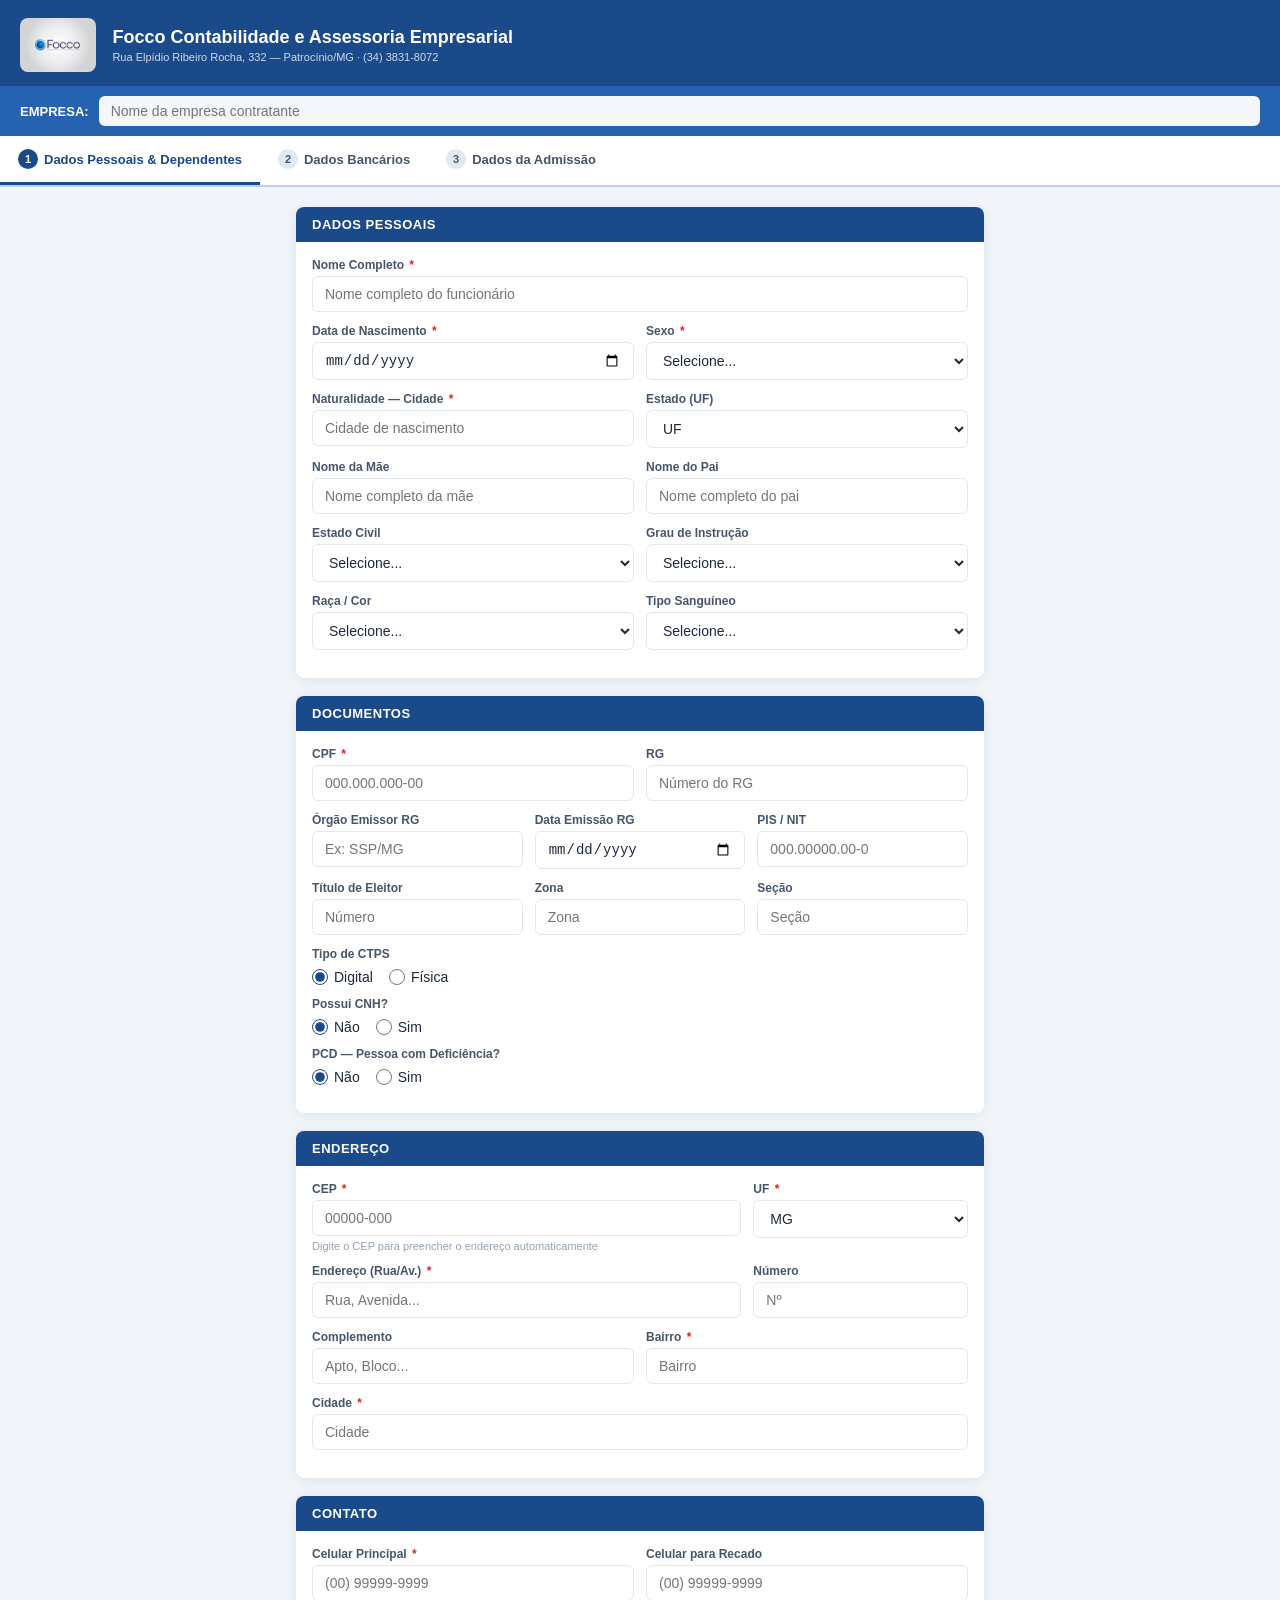
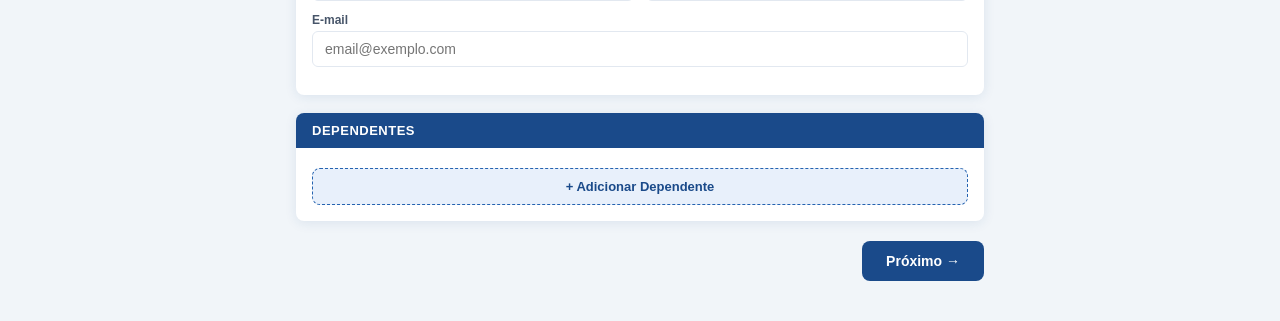
<file: focco-admissao-cliente.html>
<!DOCTYPE html>
<html lang="pt-BR">
<head>
<meta charset="UTF-8">
<meta name="viewport" content="width=device-width, initial-scale=1.0">
<title>Ficha de Admissão — Focco Contabilidade</title>
<style>
  :root {
    --focco-blue: #1a4a8a;
    --focco-blue-mid: #2563b0;
    --focco-blue-light: #e8f0fb;
    --focco-blue-border: #b8d0f0;
    --focco-accent: #f0a500;
    --white: #ffffff;
    --gray-50: #f8fafc;
    --gray-100: #f1f5f9;
    --gray-200: #e2e8f0;
    --gray-400: #94a3b8;
    --gray-600: #475569;
    --gray-800: #1e293b;
    --red: #dc2626;
    --red-light: #fef2f2;
    --green: #16a34a;
    --green-light: #f0fdf4;
    --radius: 8px;
    --shadow: 0 2px 12px rgba(26,74,138,0.10);
  }

  * { box-sizing: border-box; margin: 0; padding: 0; }

  body {
    font-family: 'Segoe UI', Arial, sans-serif;
    background: var(--gray-100);
    color: var(--gray-800);
    min-height: 100vh;
  }

  /* HEADER */
  .header {
    background: var(--focco-blue);
    color: #fff;
    padding: 18px 20px 14px;
    display: flex;
    align-items: center;
    gap: 16px;
    box-shadow: 0 2px 8px rgba(26,74,138,0.25);
  }
  .logo-placeholder {
    width: 54px; height: 54px;
    background: #fff;
    border-radius: 8px;
    display: flex; align-items: center; justify-content: center;
    font-weight: 900; font-size: 13px; color: var(--focco-blue);
    letter-spacing: -1px; flex-shrink: 0;
    border: 2px dashed var(--focco-blue-border);
  }
  .header-info h1 { font-size: 18px; font-weight: 700; line-height: 1.2; }
  .header-info p { font-size: 11px; opacity: .8; margin-top: 2px; }

  /* EMPRESA BAR */
  .empresa-bar {
    background: var(--focco-blue-mid);
    padding: 10px 20px;
    display: flex; align-items: center; gap: 10px;
  }
  .empresa-bar label { color: #fff; font-size: 13px; font-weight: 600; white-space: nowrap; }
  .empresa-bar input {
    flex: 1; padding: 7px 12px; border-radius: 6px;
    border: none; font-size: 14px; background: rgba(255,255,255,0.95);
    color: var(--gray-800);
  }

  /* TABS */
  .tabs-wrap { background: var(--white); border-bottom: 2px solid var(--focco-blue-border); overflow-x: auto; }
  .tabs { display: flex; min-width: max-content; }
  .tab-btn {
    padding: 13px 18px; border: none; background: none;
    font-size: 13px; font-weight: 600; color: var(--gray-600);
    cursor: pointer; border-bottom: 3px solid transparent;
    transition: all .2s; white-space: nowrap;
    display: flex; align-items: center; gap: 6px;
  }
  .tab-btn.active { color: var(--focco-blue); border-bottom-color: var(--focco-blue); }
  .tab-btn .tab-num {
    width: 20px; height: 20px; border-radius: 50%;
    background: var(--gray-200); color: var(--gray-600);
    font-size: 11px; display: flex; align-items: center; justify-content: center;
  }
  .tab-btn.active .tab-num { background: var(--focco-blue); color: #fff; }
  .tab-btn.done .tab-num { background: var(--green); color: #fff; }

  /* FORM AREA */
  .form-wrap { max-width: 720px; margin: 0 auto; padding: 20px 16px 40px; }
  .tab-content { display: none; }
  .tab-content.active { display: block; }

  /* SECTION CARD */
  .section-card {
    background: var(--white); border-radius: var(--radius);
    box-shadow: var(--shadow); margin-bottom: 18px; overflow: hidden;
  }
  .section-title {
    background: var(--focco-blue); color: #fff;
    padding: 10px 16px; font-size: 13px; font-weight: 700;
    letter-spacing: .5px; text-transform: uppercase;
  }
  .section-body { padding: 16px; }

  /* FORM GRID */
  .form-row { display: grid; gap: 12px; margin-bottom: 12px; }
  .col-1 { grid-template-columns: 1fr; }
  .col-2 { grid-template-columns: 1fr 1fr; }
  .col-3 { grid-template-columns: 1fr 1fr 1fr; }
  .col-2-1 { grid-template-columns: 2fr 1fr; }
  .col-1-2 { grid-template-columns: 1fr 2fr; }

  /* FIELD */
  .field { display: flex; flex-direction: column; gap: 4px; }
  .field label { font-size: 12px; font-weight: 600; color: var(--gray-600); }
  .field label .req { color: var(--red); margin-left: 2px; }
  .field input, .field select, .field textarea {
    padding: 9px 12px; border: 1.5px solid var(--gray-200);
    border-radius: 6px; font-size: 14px; color: var(--gray-800);
    background: var(--white); transition: border-color .2s;
    width: 100%;
  }
  .field input:focus, .field select:focus, .field textarea:focus {
    outline: none; border-color: var(--focco-blue);
    box-shadow: 0 0 0 3px var(--focco-blue-light);
  }
  .field input.error, .field select.error { border-color: var(--red); background: var(--red-light); }
  .field .error-msg { font-size: 11px; color: var(--red); display: none; }
  .field .error-msg.show { display: block; }
  .field .hint { font-size: 11px; color: var(--gray-400); }
  .field textarea { resize: vertical; min-height: 80px; }

  /* AGE BADGE */
  .age-badge {
    display: inline-block; background: var(--focco-blue-light);
    color: var(--focco-blue); border-radius: 20px;
    padding: 2px 10px; font-size: 12px; font-weight: 600;
    margin-top: 4px; display: none;
  }

  /* RADIO GROUP */
  .radio-group { display: flex; gap: 16px; align-items: center; flex-wrap: wrap; padding-top: 4px; }
  .radio-group label { display: flex; align-items: center; gap: 6px; font-size: 14px; cursor: pointer; font-weight: 400; color: var(--gray-800); }
  .radio-group input[type=radio] { accent-color: var(--focco-blue); width: 16px; height: 16px; }

  /* DEPENDENTE ROW */
  .dep-row {
    background: var(--gray-50); border: 1px solid var(--gray-200);
    border-radius: 8px; padding: 12px; margin-bottom: 10px; position: relative;
  }
  .dep-row .remove-btn {
    position: absolute; top: 8px; right: 8px;
    background: var(--red-light); border: none; color: var(--red);
    border-radius: 6px; padding: 4px 8px; font-size: 12px; cursor: pointer;
  }
  .dep-title { font-size: 12px; font-weight: 700; color: var(--focco-blue); margin-bottom: 10px; }

  .add-btn {
    background: var(--focco-blue-light); border: 1.5px dashed var(--focco-blue-mid);
    color: var(--focco-blue); padding: 10px 16px; border-radius: 8px;
    font-size: 13px; font-weight: 600; cursor: pointer; width: 100%; margin-top: 4px;
    transition: background .2s;
  }
  .add-btn:hover { background: var(--focco-blue); color: #fff; }

  /* HIDDEN FIELD */
  .hidden { display: none !important; }

  /* NAV BUTTONS */
  .nav-row {
    display: flex; justify-content: space-between; align-items: center;
    margin-top: 20px; gap: 10px;
  }
  .btn-nav {
    padding: 12px 24px; border-radius: 8px; font-size: 14px;
    font-weight: 700; cursor: pointer; border: none; transition: all .2s;
  }
  .btn-prev { background: var(--gray-200); color: var(--gray-800); }
  .btn-prev:hover { background: var(--gray-400); color: #fff; }
  .btn-next { background: var(--focco-blue); color: #fff; }
  .btn-next:hover { background: var(--focco-blue-mid); }
  .btn-submit { background: var(--green); color: #fff; }
  .btn-submit:hover { background: #15803d; }

  /* LGPD */
  .lgpd-box {
    background: var(--focco-blue-light); border: 1.5px solid var(--focco-blue-border);
    border-radius: 8px; padding: 14px; margin-top: 16px;
  }
  .lgpd-box label { display: flex; gap: 10px; font-size: 13px; line-height: 1.5; cursor: pointer; }
  .lgpd-box input[type=checkbox] { accent-color: var(--focco-blue); width: 18px; height: 18px; flex-shrink: 0; margin-top: 2px; }

  /* SUCCESS PAGE */
  #success-page {
    display: none; max-width: 720px; margin: 0 auto; padding: 40px 16px;
    text-align: center;
  }
  .success-icon { font-size: 64px; margin-bottom: 16px; }
  .success-title { font-size: 24px; font-weight: 700; color: var(--green); margin-bottom: 8px; }
  .protocol-box {
    background: var(--focco-blue); color: #fff; border-radius: 10px;
    padding: 16px 24px; display: inline-block; margin: 16px 0; font-size: 18px;
    font-weight: 700; letter-spacing: 2px;
  }
  .docs-box {
    background: var(--white); border-radius: 10px; box-shadow: var(--shadow);
    padding: 20px; text-align: left; margin-top: 20px;
  }
  .docs-box h3 { color: var(--focco-blue); font-size: 15px; margin-bottom: 12px; }
  .docs-box ul { list-style: none; }
  .docs-box ul li { padding: 5px 0; font-size: 13px; border-bottom: 1px solid var(--gray-100); }
  .docs-box ul li::before { content: "📄 "; }
  .obs-red {
    background: #fff3cd; border: 1.5px solid #f0a500; border-radius: 8px;
    padding: 12px; margin-top: 14px; font-size: 13px; font-weight: 600; color: #7c4a00;
  }
  .client-actions {
    display: flex; gap: 10px; justify-content: center; flex-wrap: wrap;
    margin: 18px 0 6px;
  }
  .client-actions button {
    padding: 11px 16px; border-radius: 8px; border: 1px solid var(--focco-blue-border);
    background: #fff; color: var(--focco-blue); font-weight: 700; cursor: pointer;
  }
  .client-actions button.primary { background: var(--focco-blue); color: #fff; border-color: var(--focco-blue); }

  /* LOADING */
  .btn-submit.loading { opacity: .7; pointer-events: none; }

  @media (max-width: 600px) {
    .col-2, .col-3, .col-2-1, .col-1-2 { grid-template-columns: 1fr; }
    .header-info h1 { font-size: 15px; }
    .tab-btn { padding: 11px 12px; font-size: 12px; }
    .form-wrap { padding: 14px 10px 40px; }
  }
</style>
</head>
<body>

<!-- HEADER -->
<div class="header">
  <img src="[data-uri]" alt="Focco Contabilidade" style="height:54px;border-radius:8px;background:#fff;">
  <div class="header-info">
    <h1>Focco Contabilidade e Assessoria Empresarial</h1>
    <p>Rua Elpídio Ribeiro Rocha, 332 — Patrocínio/MG · (34) 3831-8072</p>
  </div>
</div>

<!-- EMPRESA BAR -->
<div class="empresa-bar">
  <label for="empresa">EMPRESA:</label>
  <input type="text" id="empresa" name="empresa" placeholder="Nome da empresa contratante" autocomplete="organization">
</div>

<!-- TABS -->
<div class="tabs-wrap">
  <div class="tabs">
    <button class="tab-btn active" onclick="goTab(0)" id="tab0">
      <span class="tab-num">1</span> Dados Pessoais &amp; Dependentes
    </button>
    <button class="tab-btn" onclick="goTab(1)" id="tab1">
      <span class="tab-num">2</span> Dados Bancários
    </button>
    <button class="tab-btn" onclick="goTab(2)" id="tab2">
      <span class="tab-num">3</span> Dados da Admissão
    </button>
  </div>
</div>

<div class="form-wrap" id="main-form">

  <!-- ===== ABA 1: DADOS PESSOAIS + DEPENDENTES ===== -->
  <div class="tab-content active" id="content0">

    <div class="section-card">
      <div class="section-title">Dados Pessoais</div>
      <div class="section-body">

        <div class="form-row col-1">
          <div class="field">
            <label for="nome">Nome Completo <span class="req">*</span></label>
            <input type="text" id="nome" name="nome" placeholder="Nome completo do funcionário" autocomplete="name">
            <span class="error-msg" id="err-nome">Campo obrigatório</span>
          </div>
        </div>

        <div class="form-row col-2">
          <div class="field">
            <label for="nascimento">Data de Nascimento <span class="req">*</span></label>
            <input type="date" id="nascimento" name="nascimento" onchange="calcAge()">
            <span class="age-badge" id="age-badge"></span>
            <span class="error-msg" id="err-nascimento">Campo obrigatório</span>
          </div>
          <div class="field">
            <label for="sexo">Sexo <span class="req">*</span></label>
            <select id="sexo" name="sexo">
              <option value="">Selecione...</option>
              <option value="M">Masculino</option>
              <option value="F">Feminino</option>
            </select>
            <span class="error-msg" id="err-sexo">Campo obrigatório</span>
          </div>
        </div>

        <div class="form-row col-2">
          <div class="field">
            <label for="naturalidade_cidade">Naturalidade — Cidade <span class="req">*</span></label>
            <input type="text" id="naturalidade_cidade" name="naturalidade_cidade" placeholder="Cidade de nascimento">
          </div>
          <div class="field">
            <label for="naturalidade_uf">Estado (UF)</label>
            <select id="naturalidade_uf" name="naturalidade_uf">
              <option value="">UF</option>
              <option>AC</option><option>AL</option><option>AM</option><option>AP</option>
              <option>BA</option><option>CE</option><option>DF</option><option>ES</option>
              <option>GO</option><option>MA</option><option>MG</option><option>MS</option>
              <option>MT</option><option>PA</option><option>PB</option><option>PE</option>
              <option>PI</option><option>PR</option><option>RJ</option><option>RN</option>
              <option>RO</option><option>RR</option><option>RS</option><option>SC</option>
              <option>SE</option><option>SP</option><option>TO</option>
            </select>
          </div>
        </div>

        <div class="form-row col-2">
          <div class="field">
            <label for="nome_mae">Nome da Mãe</label>
            <input type="text" id="nome_mae" name="nome_mae" placeholder="Nome completo da mãe">
          </div>
          <div class="field">
            <label for="nome_pai">Nome do Pai</label>
            <input type="text" id="nome_pai" name="nome_pai" placeholder="Nome completo do pai">
          </div>
        </div>

        <div class="form-row col-2">
          <div class="field">
            <label for="estado_civil">Estado Civil</label>
            <select id="estado_civil" name="estado_civil" onchange="toggleConjuge()">
              <option value="">Selecione...</option>
              <option value="solteiro">Solteiro(a)</option>
              <option value="casado">Casado(a)</option>
              <option value="uniao_estavel">União Estável</option>
              <option value="divorciado">Divorciado(a)</option>
              <option value="viuvo">Viúvo(a)</option>
            </select>
          </div>
          <div class="field">
            <label for="grau_instrucao">Grau de Instrução</label>
            <select id="grau_instrucao" name="grau_instrucao">
              <option value="">Selecione...</option>
              <option value="1">Analfabeto</option>
              <option value="2">Fundamental Incompleto (até 5º ano)</option>
              <option value="3">Fundamental Completo (até 9º ano)</option>
              <option value="4">Médio Incompleto</option>
              <option value="5">Médio Completo</option>
              <option value="6">Superior Incompleto</option>
              <option value="7">Superior Completo</option>
              <option value="8">Pós-Graduação / Especialização</option>
              <option value="9">Mestrado</option>
              <option value="10">Doutorado / PhD</option>
            </select>
          </div>
        </div>

        <div class="form-row col-1 hidden" id="conjuge-row">
          <div class="field">
            <label for="nome_conjuge">Nome do Cônjuge/Companheiro(a)</label>
            <input type="text" id="nome_conjuge" name="nome_conjuge" placeholder="Nome completo">
          </div>
        </div>

        <div class="form-row col-2">
          <div class="field">
            <label for="raca_cor">Raça / Cor</label>
            <select id="raca_cor" name="raca_cor">
              <option value="">Selecione...</option>
              <option value="branca">Branca</option>
              <option value="preta">Preta</option>
              <option value="amarela">Amarela</option>
              <option value="indigena">Indígena</option>
              <option value="parda">Parda</option>
            </select>
          </div>
          <div class="field">
            <label for="tipo_sanguineo">Tipo Sanguíneo</label>
            <select id="tipo_sanguineo" name="tipo_sanguineo">
              <option value="">Selecione...</option>
              <option>A+</option><option>A-</option>
              <option>B+</option><option>B-</option>
              <option>AB+</option><option>AB-</option>
              <option>O+</option><option>O-</option>
            </select>
          </div>
        </div>

      </div>
    </div>

    <!-- DOCUMENTOS -->
    <div class="section-card">
      <div class="section-title">Documentos</div>
      <div class="section-body">

        <div class="form-row col-2">
          <div class="field">
            <label for="cpf">CPF <span class="req">*</span></label>
            <input type="text" id="cpf" name="cpf" placeholder="000.000.000-00" maxlength="14" oninput="maskCPF(this)" onblur="validateCPF()">
            <span class="error-msg" id="err-cpf">CPF inválido</span>
          </div>
          <div class="field">
            <label for="rg">RG</label>
            <input type="text" id="rg" name="rg" placeholder="Número do RG">
          </div>
        </div>

        <div class="form-row col-3">
          <div class="field">
            <label for="rg_orgao">Órgão Emissor RG</label>
            <input type="text" id="rg_orgao" name="rg_orgao" placeholder="Ex: SSP/MG">
          </div>
          <div class="field">
            <label for="rg_data">Data Emissão RG</label>
            <input type="date" id="rg_data" name="rg_data">
          </div>
          <div class="field">
            <label for="pis">PIS / NIT</label>
            <input type="text" id="pis" name="pis" placeholder="000.00000.00-0" maxlength="14" oninput="maskPIS(this)">
          </div>
        </div>

        <div class="form-row col-3">
          <div class="field">
            <label for="titulo_eleitor">Título de Eleitor</label>
            <input type="text" id="titulo_eleitor" name="titulo_eleitor" placeholder="Número">
          </div>
          <div class="field">
            <label for="titulo_zona">Zona</label>
            <input type="text" id="titulo_zona" name="titulo_zona" placeholder="Zona">
          </div>
          <div class="field">
            <label for="titulo_secao">Seção</label>
            <input type="text" id="titulo_secao" name="titulo_secao" placeholder="Seção">
          </div>
        </div>

        <!-- CTPS -->
        <div class="form-row col-1">
          <div class="field">
            <label>Tipo de CTPS</label>
            <div class="radio-group">
              <label><input type="radio" name="ctps_tipo" value="digital" checked onchange="toggleCTPS()"> Digital</label>
              <label><input type="radio" name="ctps_tipo" value="fisica" onchange="toggleCTPS()"> Física</label>
            </div>
          </div>
        </div>
        <div class="form-row col-3 hidden" id="ctps-fields">
          <div class="field">
            <label for="ctps_numero">CTPS — Número</label>
            <input type="text" id="ctps_numero" name="ctps_numero" placeholder="Número">
          </div>
          <div class="field">
            <label for="ctps_serie">Série</label>
            <input type="text" id="ctps_serie" name="ctps_serie" placeholder="Série">
          </div>
          <div class="field">
            <label for="ctps_uf">UF</label>
            <select id="ctps_uf" name="ctps_uf">
              <option value="">UF</option>
              <option>AC</option><option>AL</option><option>AM</option><option>AP</option>
              <option>BA</option><option>CE</option><option>DF</option><option>ES</option>
              <option>GO</option><option>MA</option><option selected>MG</option><option>MS</option>
              <option>MT</option><option>PA</option><option>PB</option><option>PE</option>
              <option>PI</option><option>PR</option><option>RJ</option><option>RN</option>
              <option>RO</option><option>RR</option><option>RS</option><option>SC</option>
              <option>SE</option><option>SP</option><option>TO</option>
            </select>
          </div>
        </div>

        <!-- CNH -->
        <div class="form-row col-1">
          <div class="field">
            <label>Possui CNH?</label>
            <div class="radio-group">
              <label><input type="radio" name="cnh_possui" value="nao" checked onchange="toggleCNH()"> Não</label>
              <label><input type="radio" name="cnh_possui" value="sim" onchange="toggleCNH()"> Sim</label>
            </div>
          </div>
        </div>
        <div class="form-row col-2 hidden" id="cnh-fields">
          <div class="field">
            <label for="cnh_numero">CNH — Número</label>
            <input type="text" id="cnh_numero" name="cnh_numero" placeholder="Número da CNH">
          </div>
          <div class="field">
            <label for="cnh_categoria">Categoria</label>
            <select id="cnh_categoria" name="cnh_categoria">
              <option value="">Selecione...</option>
              <option>A</option><option>B</option><option>AB</option>
              <option>C</option><option>D</option><option>E</option>
            </select>
          </div>
        </div>

        <!-- PCD -->
        <div class="form-row col-1">
          <div class="field">
            <label>PCD — Pessoa com Deficiência?</label>
            <div class="radio-group">
              <label><input type="radio" name="pcd" value="nao" checked onchange="togglePCD()"> Não</label>
              <label><input type="radio" name="pcd" value="sim" onchange="togglePCD()"> Sim</label>
            </div>
          </div>
        </div>
        <div class="form-row col-1 hidden" id="pcd-fields">
          <div class="field">
            <label for="pcd_tipo">Tipo de Deficiência</label>
            <select id="pcd_tipo" name="pcd_tipo">
              <option value="">Selecione...</option>
              <option value="fisica">Física</option>
              <option value="auditiva">Auditiva</option>
              <option value="visual">Visual</option>
              <option value="mental">Mental</option>
              <option value="intelectual">Intelectual</option>
            </select>
          </div>
        </div>

      </div>
    </div>

    <!-- ENDEREÇO -->
    <div class="section-card">
      <div class="section-title">Endereço</div>
      <div class="section-body">

        <div class="form-row col-2-1">
          <div class="field">
            <label for="cep">CEP <span class="req">*</span></label>
            <input type="text" id="cep" name="cep" placeholder="00000-000" maxlength="9" oninput="maskCEP(this)" onblur="buscarCEP()">
            <span class="hint" id="cep-hint">Digite o CEP para preencher o endereço automaticamente</span>
            <span class="error-msg" id="err-cep">Campo obrigatório</span>
          </div>
          <div class="field">
            <label for="uf">UF <span class="req">*</span></label>
            <select id="uf" name="uf">
              <option value="">UF</option>
              <option>AC</option><option>AL</option><option>AM</option><option>AP</option>
              <option>BA</option><option>CE</option><option>DF</option><option>ES</option>
              <option>GO</option><option>MA</option><option selected>MG</option><option>MS</option>
              <option>MT</option><option>PA</option><option>PB</option><option>PE</option>
              <option>PI</option><option>PR</option><option>RJ</option><option>RN</option>
              <option>RO</option><option>RR</option><option>RS</option><option>SC</option>
              <option>SE</option><option>SP</option><option>TO</option>
            </select>
          </div>
        </div>

        <div class="form-row col-2-1">
          <div class="field">
            <label for="logradouro">Endereço (Rua/Av.) <span class="req">*</span></label>
            <input type="text" id="logradouro" name="logradouro" placeholder="Rua, Avenida...">
            <span class="error-msg" id="err-logradouro">Campo obrigatório</span>
          </div>
          <div class="field">
            <label for="numero">Número</label>
            <input type="text" id="numero" name="numero" placeholder="Nº">
          </div>
        </div>

        <div class="form-row col-2">
          <div class="field">
            <label for="complemento">Complemento</label>
            <input type="text" id="complemento" name="complemento" placeholder="Apto, Bloco...">
          </div>
          <div class="field">
            <label for="bairro">Bairro <span class="req">*</span></label>
            <input type="text" id="bairro" name="bairro" placeholder="Bairro">
            <span class="error-msg" id="err-bairro">Campo obrigatório</span>
          </div>
        </div>

        <div class="form-row col-1">
          <div class="field">
            <label for="cidade">Cidade <span class="req">*</span></label>
            <input type="text" id="cidade" name="cidade" placeholder="Cidade">
            <span class="error-msg" id="err-cidade">Campo obrigatório</span>
          </div>
        </div>

      </div>
    </div>

    <!-- CONTATO -->
    <div class="section-card">
      <div class="section-title">Contato</div>
      <div class="section-body">
        <div class="form-row col-2">
          <div class="field">
            <label for="celular">Celular Principal <span class="req">*</span></label>
            <input type="tel" id="celular" name="celular" placeholder="(00) 99999-9999" maxlength="15" oninput="maskPhone(this)">
            <span class="error-msg" id="err-celular">Campo obrigatório</span>
          </div>
          <div class="field">
            <label for="celular_recado">Celular para Recado</label>
            <input type="tel" id="celular_recado" name="celular_recado" placeholder="(00) 99999-9999" maxlength="15" oninput="maskPhone(this)">
          </div>
        </div>
        <div class="form-row col-1">
          <div class="field">
            <label for="email">E-mail</label>
            <input type="email" id="email" name="email" placeholder="email@exemplo.com" onblur="validateEmail()">
            <span class="error-msg" id="err-email">E-mail inválido</span>
          </div>
        </div>
      </div>
    </div>

    <!-- DEPENDENTES -->
    <div class="section-card">
      <div class="section-title">Dependentes</div>
      <div class="section-body">
        <div id="dependentes-container"></div>
        <button type="button" class="add-btn" onclick="addDependente()">+ Adicionar Dependente</button>
      </div>
    </div>

    <div class="nav-row">
      <div></div>
      <button class="btn-nav btn-next" onclick="goTab(1)">Próximo →</button>
    </div>
  </div>

  <!-- ===== ABA 2: DADOS BANCÁRIOS ===== -->
  <div class="tab-content" id="content1">

    <div class="section-card">
      <div class="section-title">Dados Bancários do Empregado</div>
      <div class="section-body">

        <div class="form-row col-1">
          <div class="field">
            <label for="banco">Banco</label>
            <select id="banco" name="banco" onchange="toggleOutroBanco()">
              <option value="">Selecione o banco...</option>
              <option value="001">001 — Banco do Brasil</option>
              <option value="033">033 — Santander</option>
              <option value="041">041 — Banrisul</option>
              <option value="104">104 — Caixa Econômica Federal</option>
              <option value="237">237 — Bradesco</option>
              <option value="260">260 — Nubank</option>
              <option value="290">290 — PagBank</option>
              <option value="341">341 — Itaú</option>
              <option value="077">077 — Inter</option>
              <option value="336">336 — C6 Bank</option>
              <option value="212">212 — Banco Original</option>
              <option value="422">422 — Safra</option>
              <option value="748">748 — Sicredi</option>
              <option value="756">756 — Sicoob / Bancoob</option>
              <option value="outro">Outro banco...</option>
            </select>
          </div>
        </div>

        <div class="form-row col-1 hidden" id="outro-banco-row">
          <div class="field">
            <label for="banco_outro">Nome / Código do Banco</label>
            <input type="text" id="banco_outro" name="banco_outro" placeholder="Ex: 999 — Nome do Banco">
          </div>
        </div>

        <div class="form-row col-2">
          <div class="field">
            <label for="agencia">Agência</label>
            <input type="text" id="agencia" name="agencia" placeholder="0000">
          </div>
          <div class="field">
            <label for="tipo_conta">Tipo de Conta</label>
            <select id="tipo_conta" name="tipo_conta">
              <option value="">Selecione...</option>
              <option value="corrente">Conta Corrente</option>
              <option value="poupanca">Conta Poupança</option>
            </select>
          </div>
        </div>

        <div class="form-row col-2">
          <div class="field">
            <label for="conta">Número da Conta</label>
            <input type="text" id="conta" name="conta" placeholder="00000000-0">
          </div>
          <div class="field">
            <label for="operacao">Operação</label>
            <input type="text" id="operacao" name="operacao" placeholder="Ex: 013 (poupança CEF)">
          </div>
        </div>

        <div class="form-row col-1">
          <div class="field">
            <label for="pix">Chave PIX (opcional)</label>
            <input type="text" id="pix" name="pix" placeholder="CPF, e-mail, celular ou chave aleatória">
          </div>
        </div>

      </div>
    </div>

    <div class="nav-row">
      <button class="btn-nav btn-prev" onclick="goTab(0)">← Anterior</button>
      <button class="btn-nav btn-next" onclick="goTab(2)">Próximo →</button>
    </div>
  </div>

  <!-- ===== ABA 3: DADOS DA ADMISSÃO ===== -->
  <div class="tab-content" id="content2">

    <div class="section-card">
      <div class="section-title">Dados da Admissão</div>
      <div class="section-body">

        <div class="form-row col-2">
          <div class="field">
            <label for="data_admissao">Data de Admissão <span class="req">*</span></label>
            <input type="date" id="data_admissao" name="data_admissao">
            <span class="error-msg" id="err-data_admissao">Campo obrigatório</span>
          </div>
          <div class="field">
            <label for="funcao">Função / Cargo <span class="req">*</span></label>
            <input type="text" id="funcao" name="funcao" placeholder="Ex: Auxiliar Administrativo">
            <span class="error-msg" id="err-funcao">Campo obrigatório</span>
          </div>
        </div>

        <div class="form-row col-2">
          <div class="field">
            <label for="salario">Salário <span class="req">*</span></label>
            <input type="text" id="salario" name="salario" placeholder="R$ 0,00" oninput="maskMoney(this)">
            <span class="error-msg" id="err-salario">Campo obrigatório</span>
          </div>
          <div class="field">
            <label for="horario">Horário de Trabalho</label>
            <select id="horario" name="horario" onchange="toggleOutroHorario()">
              <option value="">Selecione...</option>
              <option>08:00 às 17:00 (1h almoço)</option>
              <option>07:00 às 16:00 (1h almoço)</option>
              <option>07:30 às 17:30 (1h almoço)</option>
              <option>08:00 às 18:00 (1h almoço)</option>
              <option>09:00 às 18:00 (1h almoço)</option>
              <option>12:00 às 21:00 (1h almoço)</option>
              <option>Escala 12x36</option>
              <option>Escala 6x1</option>
              <option>outro">Outro horário...</option>
            </select>
          </div>
        </div>

        <div class="form-row col-1 hidden" id="outro-horario-row">
          <div class="field">
            <label for="horario_outro">Descreva o horário</label>
            <input type="text" id="horario_outro" name="horario_outro" placeholder="Ex: 06:00 às 14:00 — 30 min intervalo">
          </div>
        </div>

        <div class="form-row col-1">
          <div class="field">
            <label for="beneficios">Benefícios</label>
            <input type="text" id="beneficios" name="beneficios" placeholder="Ex: Vale Transporte, Plano de Saúde...">
          </div>
        </div>

      </div>
    </div>

    <!-- CONTRATO DE EXPERIÊNCIA -->
    <div class="section-card">
      <div class="section-title">Contrato de Experiência</div>
      <div class="section-body">
        <div class="form-row col-1">
          <div class="field">
            <label>Contrato de Experiência?</label>
            <div class="radio-group">
              <label><input type="radio" name="contrato_exp" value="nao" checked onchange="toggleContratoExp()"> Não</label>
              <label><input type="radio" name="contrato_exp" value="sim" onchange="toggleContratoExp()"> Sim</label>
            </div>
          </div>
        </div>
        <div class="form-row col-1 hidden" id="contrato-exp-fields">
          <div class="field">
            <label for="contrato_duracao">Duração do Contrato</label>
            <select id="contrato_duracao" name="contrato_duracao">
              <option value="">Selecione...</option>
              <option value="30">30 dias</option>
              <option value="45">45 dias</option>
              <option value="60">60 dias</option>
              <option value="75">75 dias</option>
              <option value="90">90 dias</option>
            </select>
          </div>
        </div>
      </div>
    </div>

    <!-- OBSERVAÇÕES -->
    <div class="section-card">
      <div class="section-title">Observações</div>
      <div class="section-body">
        <div class="field">
          <label for="observacoes">Observações Gerais</label>
          <textarea id="observacoes" name="observacoes" placeholder="Informações adicionais relevantes para a admissão..."></textarea>
        </div>
      </div>
    </div>

    <!-- LGPD -->
    <div class="lgpd-box">
      <label>
        <input type="checkbox" id="lgpd" name="lgpd">
        <span>Declaro que os dados acima são verdadeiros e autorizo o escritório <strong>Focco Contabilidade e Assessoria Empresarial</strong> a utilizar estas informações para fins trabalhistas, previdenciários e fiscais, em conformidade com a Lei Geral de Proteção de Dados (LGPD — Lei nº 13.709/2018).</span>
      </label>
      <span class="error-msg" id="err-lgpd" style="margin-top:8px;">Você deve aceitar os termos para enviar.</span>
    </div>

    <div class="nav-row">
      <button class="btn-nav btn-prev" onclick="goTab(1)">← Anterior</button>
      <button class="btn-nav btn-submit" id="btn-submit" onclick="submitForm()">✓ Enviar Ficha</button>
    </div>
  </div>

</div>

<!-- SUCCESS PAGE -->
<div id="success-page">
  <div class="success-icon">✅</div>
  <div class="success-title">Ficha enviada com sucesso!</div>
  <p style="color:#475569;font-size:14px;">Seu número de protocolo é:</p>
  <div class="protocol-box" id="protocol-display">FAD-2024-00001</div>
  <p style="font-size:13px;color:#64748b;margin-top:8px;">Guarde este número para acompanhar o seu cadastro.</p>

  <div id="status-envio-online" style="font-size:13px;color:#475569;margin-top:8px;font-weight:600"></div>

  <div class="client-actions">
    <button class="primary" onclick="baixarFichaJSON()">Baixar ficha preenchida</button>
    <button onclick="baixarFichaCSV()">Baixar CSV</button>
    <button onclick="copiarResumoDominio()">Copiar para DomÃ­nio</button>
  </div>
  <p style="font-size:12px;color:#64748b;margin-top:6px;">Se o envio online nÃ£o estiver configurado, envie o arquivo baixado ao escritÃ³rio.</p>

  <div class="docs-box">
    <h3>📋 Documentos Obrigatórios para Enviar ao Escritório</h3>
    <ul>
      <li>Uma foto 3x4 recente</li>
      <li>Carteira de Trabalho (CTPS) — digital ou física</li>
      <li>Atestado Admissional assinado por médico do Trabalho</li>
      <li>Cópia da Carteira de Identidade (RG) e CPF</li>
      <li>Cópia da Carteira de Habilitação (CNH), se possuir</li>
      <li>Comprovante de Endereço recente</li>
      <li>Para filhos menores de 14 anos: certidão de nascimento + declaração escolar</li>
      <li>Para filhos menores de 5 anos: certidão de nascimento + cartão de vacinação</li>
    </ul>
    <div class="obs-red">
      ⚠️ ATENÇÃO: Caso não seja enviada a documentação completa em prazo hábil, não será realizado o registro do emprego.
    </div>
    <p style="font-size:12px;color:#94a3b8;margin-top:12px;">Dúvidas? Ligue: (34) 3831-8072 ou (34) 8882-9500 · foccocontabilidade@yahoo.com.br</p>
  </div>
</div>

<script>
// ========== TAB NAVIGATION ==========
let currentTab = 0;
function goTab(n) {
  if (n > currentTab && !validateTab(currentTab)) return;
  document.getElementById('content' + currentTab).classList.remove('active');
  document.getElementById('tab' + currentTab).classList.remove('active');
  if (n > currentTab) document.getElementById('tab' + currentTab).classList.add('done');
  currentTab = n;
  document.getElementById('content' + n).classList.add('active');
  document.getElementById('tab' + n).classList.add('active');
  window.scrollTo(0,0);
}

// ========== VALIDATION ==========
function required(id) {
  const el = document.getElementById(id);
  const err = document.getElementById('err-' + id);
  if (!el) return true;
  const val = el.value.trim();
  if (!val) {
    el.classList.add('error');
    if (err) err.classList.add('show');
    return false;
  }
  el.classList.remove('error');
  if (err) err.classList.remove('show');
  return true;
}

function validateTab(tab) {
  let ok = true;
  if (tab === 0) {
    ok = required('nome') & required('nascimento') & required('sexo') &
         required('cep') & required('logradouro') & required('bairro') &
         required('cidade') & required('celular');
    const cpfOk = validateCPF();
    ok = ok & cpfOk;
  }
  if (tab === 2) {
    ok = required('data_admissao') & required('funcao') & required('salario');
    const lgpd = document.getElementById('lgpd');
    if (!lgpd.checked) {
      document.getElementById('err-lgpd').classList.add('show');
      ok = false;
    } else {
      document.getElementById('err-lgpd').classList.remove('show');
    }
  }
  return !!ok;
}

// ========== CPF MASK & VALIDATION ==========
function maskCPF(el) {
  let v = el.value.replace(/\D/g,'').slice(0,11);
  if (v.length > 9) v = v.replace(/(\d{3})(\d{3})(\d{3})(\d{1,2})/,'$1.$2.$3-$4');
  else if (v.length > 6) v = v.replace(/(\d{3})(\d{3})(\d{1,3})/,'$1.$2.$3');
  else if (v.length > 3) v = v.replace(/(\d{3})(\d{1,3})/,'$1.$2');
  el.value = v;
}
function validateCPF() {
  const el = document.getElementById('cpf');
  const err = document.getElementById('err-cpf');
  const v = el.value.replace(/\D/g,'');
  if (!v) { el.classList.remove('error'); err.classList.remove('show'); return true; }
  let valid = true;
  if (v.length !== 11 || /^(\d)\1+$/.test(v)) valid = false;
  if (valid) {
    let s = 0; for(let i=0;i<9;i++) s += +v[i]*(10-i);
    let r = (s*10)%11; if(r===10||r===11) r=0; if(r!==+v[9]) valid=false;
  }
  if (valid) {
    let s = 0; for(let i=0;i<10;i++) s += +v[i]*(11-i);
    let r = (s*10)%11; if(r===10||r===11) r=0; if(r!==+v[10]) valid=false;
  }
  if (!valid) { el.classList.add('error'); err.classList.add('show'); err.textContent='CPF inválido'; return false; }
  el.classList.remove('error'); err.classList.remove('show'); return true;
}

// ========== OTHER MASKS ==========
function maskPhone(el) {
  let v = el.value.replace(/\D/g,'').slice(0,11);
  if (v.length > 10) v = v.replace(/(\d{2})(\d{5})(\d{4})/,'($1) $2-$3');
  else if (v.length > 6) v = v.replace(/(\d{2})(\d{4,5})(\d{0,4})/,'($1) $2-$3');
  else if (v.length > 2) v = v.replace(/(\d{2})(\d+)/,'($1) $2');
  el.value = v;
}
function maskCEP(el) {
  let v = el.value.replace(/\D/g,'').slice(0,8);
  if (v.length > 5) v = v.slice(0,5)+'-'+v.slice(5);
  el.value = v;
}
function maskPIS(el) {
  let v = el.value.replace(/\D/g,'').slice(0,11);
  if (v.length > 9) v = v.replace(/(\d{3})(\d{5})(\d{2})(\d{1})/,'$1.$2.$3-$4');
  el.value = v;
}
function maskMoney(el) {
  let v = el.value.replace(/\D/g,'');
  if (!v) { el.value=''; return; }
  v = (parseInt(v)/100).toFixed(2);
  el.value = 'R$ ' + v.replace('.',',').replace(/\B(?=(\d{3})+(?!\d))/g,'.');
}

// ========== EMAIL VALIDATION ==========
function validateEmail() {
  const el = document.getElementById('email');
  const err = document.getElementById('err-email');
  if (!el.value) { err.classList.remove('show'); return; }
  const ok = /^[^\s@]+@[^\s@]+\.[^\s@]+$/.test(el.value);
  if (!ok) { el.classList.add('error'); err.classList.add('show'); }
  else { el.classList.remove('error'); err.classList.remove('show'); }
}

// ========== AGE CALC ==========
function calcAge() {
  const val = document.getElementById('nascimento').value;
  const badge = document.getElementById('age-badge');
  if (!val) { badge.style.display='none'; return; }
  const dob = new Date(val);
  const today = new Date();
  let age = today.getFullYear() - dob.getFullYear();
  const m = today.getMonth() - dob.getMonth();
  if (m < 0 || (m === 0 && today.getDate() < dob.getDate())) age--;
  badge.textContent = age + ' anos';
  badge.style.display = 'inline-block';
}

// ========== VIA CEP ==========
async function buscarCEP() {
  const cep = document.getElementById('cep').value.replace(/\D/g,'');
  const hint = document.getElementById('cep-hint');
  if (cep.length !== 8) return;
  hint.textContent = 'Buscando endereço...';
  try {
    const r = await fetch('https://viacep.com.br/ws/'+cep+'/json/');
    const d = await r.json();
    if (d.erro) { hint.textContent = 'CEP não encontrado.'; return; }
    document.getElementById('logradouro').value = d.logradouro || '';
    document.getElementById('bairro').value = d.bairro || '';
    document.getElementById('cidade').value = d.localidade || '';
    document.getElementById('uf').value = d.uf || '';
    hint.textContent = '✓ Endereço preenchido automaticamente';
    document.getElementById('numero').focus();
  } catch(e) { hint.textContent = 'Erro ao buscar CEP. Preencha manualmente.'; }
}

// ========== TOGGLES ==========
function toggleConjuge() {
  const ec = document.getElementById('estado_civil').value;
  const row = document.getElementById('conjuge-row');
  row.classList.toggle('hidden', ec !== 'casado' && ec !== 'uniao_estavel');
}
function toggleCTPS() {
  const tipo = document.querySelector('input[name="ctps_tipo"]:checked').value;
  document.getElementById('ctps-fields').classList.toggle('hidden', tipo !== 'fisica');
}
function toggleCNH() {
  const val = document.querySelector('input[name="cnh_possui"]:checked').value;
  document.getElementById('cnh-fields').classList.toggle('hidden', val !== 'sim');
}
function togglePCD() {
  const val = document.querySelector('input[name="pcd"]:checked').value;
  document.getElementById('pcd-fields').classList.toggle('hidden', val !== 'sim');
}
function toggleContratoExp() {
  const val = document.querySelector('input[name="contrato_exp"]:checked').value;
  document.getElementById('contrato-exp-fields').classList.toggle('hidden', val !== 'sim');
}
function toggleOutroBanco() {
  const v = document.getElementById('banco').value;
  document.getElementById('outro-banco-row').classList.toggle('hidden', v !== 'outro');
}
function toggleOutroHorario() {
  const v = document.getElementById('horario').value;
  document.getElementById('outro-horario-row').classList.toggle('hidden', v !== 'outro">Outro horário...');
}

// ========== DEPENDENTES ==========
let depCount = 0;
function addDependente() {
  depCount++;
  const container = document.getElementById('dependentes-container');
  const div = document.createElement('div');
  div.className = 'dep-row';
  div.id = 'dep-' + depCount;
  div.innerHTML = `
    <div class="dep-title">Dependente #${depCount}</div>
    <button type="button" class="remove-btn" onclick="removeDep(${depCount})">✕ Remover</button>
    <div class="form-row col-2">
      <div class="field">
        <label>Nome Completo</label>
        <input type="text" name="dep_nome_${depCount}" placeholder="Nome do dependente">
      </div>
      <div class="field">
        <label>Grau de Parentesco</label>
        <select name="dep_parentesco_${depCount}">
          <option value="">Selecione...</option>
          <option>Filho(a)</option><option>Enteado(a)</option>
          <option>Cônjuge</option><option>Companheiro(a)</option>
          <option>Pai / Mãe</option><option>Outro</option>
        </select>
      </div>
    </div>
    <div class="form-row col-2">
      <div class="field">
        <label>Data de Nascimento</label>
        <input type="date" name="dep_nascimento_${depCount}">
      </div>
      <div class="field">
        <label>CPF do Dependente</label>
        <input type="text" name="dep_cpf_${depCount}" placeholder="000.000.000-00" maxlength="14" oninput="maskCPF(this)">
      </div>
    </div>
  `;
  container.appendChild(div);
}
function removeDep(id) {
  document.getElementById('dep-' + id).remove();
}

// ========== PROTOCOL GENERATOR ==========
function generateProtocol() {
  const now = new Date();
  const year = now.getFullYear();
  const rand = String(Math.floor(Math.random()*99999)).padStart(5,'0');
  return `FAD-${year}-${rand}`;
}

// ========== COLLECT FORM DATA ==========
function collectData() {
  const data = {};
  document.querySelectorAll('input:not([type=radio]):not([type=checkbox]), select, textarea').forEach(el => {
    if (el.name) data[el.name] = el.value;
  });
  document.querySelectorAll('input[type=radio]:checked').forEach(el => {
    if (el.name) data[el.name] = el.value;
  });
  data.empresa = document.getElementById('empresa').value;
  data.lgpd_aceito = document.getElementById('lgpd').checked;
  data.protocolo = generateProtocol();
  data.data_envio = new Date().toISOString();
  data.origem = 'focco-admissao-cliente';
  return data;
}

// ========== SUBMIT ==========
async function submitFormSupabaseDesativado() {
  if (!validateTab(2)) return;

  const btn = document.getElementById('btn-submit');
  btn.classList.add('loading');
  btn.textContent = 'Enviando...';

  const formData = collectData();

  // ---- SUPABASE CONFIG (preencha suas credenciais) ----
  const SUPABASE_URL = 'https://SEU_PROJETO.supabase.co';
  const SUPABASE_KEY = 'SUA_ANON_KEY';
  // ---- FIM CONFIG ----

  try {
    const res = await fetch(SUPABASE_URL + '/rest/v1/admissoes', {
      method: 'POST',
      headers: {
        'Content-Type': 'application/json',
        'apikey': SUPABASE_KEY,
        'Authorization': 'Bearer ' + SUPABASE_KEY,
        'Prefer': 'return=minimal'
      },
      body: JSON.stringify(formData)
    });

    if (!res.ok) throw new Error('Erro Supabase: ' + res.status);

    // Notificação WhatsApp via CallMeBot
    // Substitua pelo seu número e API key do CallMeBot
    // const WA_PHONE = '5534XXXXXXXX'; // com código do país, sem +
    // const WA_KEY = 'SUA_KEY_CALLMEBOT';
    // const msg = encodeURIComponent(`📋 Nova ficha de admissão!\nEmpresa: ${formData.empresa}\nFuncionário: ${formData.nome}\nProtocolo: ${formData.protocolo}`);
    // fetch(`https://api.callmebot.com/whatsapp.php?phone=${WA_PHONE}&text=${msg}&apikey=${WA_KEY}`);

    showSuccess(formData.protocolo);
  } catch(e) {
    console.error(e);
    // Para testes sem Supabase configurado, mostra sucesso mesmo assim
    showSuccess(formData.protocolo);
  }
}

function showSuccess(protocol) {
  document.getElementById('main-form').style.display = 'none';
  document.querySelector('.tabs-wrap').style.display = 'none';
  document.querySelector('.empresa-bar').style.display = 'none';
  document.getElementById('protocol-display').textContent = protocol;
  const st = localStorage.getItem('focco_admissao_cliente_status_envio');
  const statusEl = document.getElementById('status-envio-online');
  if (statusEl) {
    statusEl.textContent = st === 'online'
      ? 'Ficha recebida online pelo escritório. Você também pode guardar o arquivo baixado.'
      : 'Não foi possível confirmar o envio online. Envie o arquivo baixado ao escritório.';
    statusEl.style.color = st === 'online' ? '#16a34a' : '#7c4a00';
  }
  document.getElementById('success-page').style.display = 'block';
  window.scrollTo(0,0);
}

let ultimaFichaEnviada = null;
const FOCCO_SUPABASE_URL = 'https://nambhrizjnhebqgfztux.supabase.co';
const FOCCO_SUPABASE_KEY = 'eyJhbGciOiJIUzI1NiIsInR5cCI6IkpXVCJ9.eyJpc3MiOiJzdXBhYmFzZSIsInJlZiI6Im5hbWJocml6am5oZWJxZ2Z6dHV4Iiwicm9sZSI6ImFub24iLCJpYXQiOjE3ODEzNDUzMDIsImV4cCI6MjA5NjkyMTMwMn0.AeBCJetQQugrpDAaOPrEYgHor9irmosN8EWogCtPzSo';

async function foccoRest(path, options) {
  const headers = {
    apikey: FOCCO_SUPABASE_KEY,
    Authorization: 'Bearer ' + FOCCO_SUPABASE_KEY,
    'Content-Type': 'application/json',
    ...(options?.headers || {})
  };
  const resp = await fetch(FOCCO_SUPABASE_URL + path, {...options, headers});
  if (!resp.ok) throw new Error('Supabase ' + resp.status + ' em ' + path);
  if (resp.status === 204) return null;
  const txt = await resp.text();
  return txt ? JSON.parse(txt) : null;
}

async function salvarAdmissaoOnline(dados) {
  const payload = {
    dados,
    empresa_cnpj: dados.empresa_cnpj || dados.cnpj || null,
    funcionario_nome: dados.nome || null,
    protocolo: dados.protocolo || null,
    status: 'recebido',
    created_at: new Date().toISOString()
  };
  try {
    await foccoRest('/rest/v1/admissoes_funcionarios', {
      method: 'POST',
      headers: {Prefer: 'return=minimal'},
      body: JSON.stringify(payload)
    });
  } catch(e) {
    localStorage.setItem('focco_admissao_cliente_envio_pendente', JSON.stringify(dados));
    throw e;
  }
}

async function notificarGestoresAdmissao(dados) {
  const gestores = await foccoRest('/rest/v1/profiles?select=id&perfil=eq.gestor&ativo=eq.true', {method:'GET'});
  const titulo = 'Nova ficha de admissão recebida';
  const mensagem = `${dados.nome || 'Funcionário'} - ${dados.empresa || 'Empresa não informada'} - Protocolo ${dados.protocolo}`;
  const agora = new Date().toISOString();
  const registros = (gestores || []).map(g => ({
    usuario_id: g.id,
    titulo,
    mensagem,
    demanda_id: null,
    tipo: 'admissao_funcionario',
    lida: false,
    created_at: agora
  }));
  if (!registros.length) return;
  await foccoRest('/rest/v1/notificacoes', {
    method: 'POST',
    headers: {Prefer: 'return=minimal'},
    body: JSON.stringify(registros)
  });
}

function nomeArquivoFicha(ext) {
  const d = ultimaFichaEnviada || collectData();
  const nome = String(d.nome || 'funcionario').normalize('NFD').replace(/[\u0300-\u036f]/g,'').replace(/[^a-z0-9]+/gi,'-').replace(/^-|-$/g,'').toLowerCase();
  const protocolo = String(d.protocolo || 'sem-protocolo').toLowerCase();
  return `focco-admissao-${protocolo}-${nome || 'funcionario'}.${ext}`;
}

function baixarArquivo(nome, conteudo, tipo) {
  const blob = new Blob([conteudo], {type: tipo});
  const url = URL.createObjectURL(blob);
  const a = document.createElement('a');
  a.href = url;
  a.download = nome;
  document.body.appendChild(a);
  a.click();
  a.remove();
  URL.revokeObjectURL(url);
}

function baixarFichaJSON() {
  const dados = ultimaFichaEnviada || collectData();
  baixarArquivo(nomeArquivoFicha('json'), JSON.stringify(dados, null, 2), 'application/json;charset=utf-8');
}

function baixarFichaCSV() {
  const dados = ultimaFichaEnviada || collectData();
  const chaves = Object.keys(dados);
  const esc = v => `"${String(v ?? '').replace(/"/g,'""')}"`;
  const csv = chaves.join(';') + '\n' + chaves.map(k => esc(dados[k])).join(';');
  baixarArquivo(nomeArquivoFicha('csv'), csv, 'text/csv;charset=utf-8');
}

function montarResumoDominio() {
  const d = ultimaFichaEnviada || collectData();
  return [
    'FICHA DE ADMISSAO - FOCCO',
    `Protocolo: ${d.protocolo || ''}`,
    `Empresa: ${d.empresa || ''}`,
    `Nome: ${d.nome || ''}`,
    `CPF: ${d.cpf || ''}`,
    `Nascimento: ${d.nascimento || ''}`,
    `RG: ${d.rg || ''}`,
    `Telefone: ${d.celular || d.telefone || ''}`,
    `Email: ${d.email || ''}`,
    `Endereco: ${[d.logradouro,d.numero,d.bairro,d.cidade,d.uf,d.cep].filter(Boolean).join(', ')}`,
    `Cargo: ${d.cargo || ''}`,
    `Data admissao: ${d.data_admissao || ''}`,
    `Salario: ${d.salario || ''}`,
    `Banco: ${d.banco || ''}`,
    `Agencia: ${d.agencia || ''}`,
    `Conta: ${d.conta || ''}`,
    `PIX: ${d.pix || ''}`,
    `Observacoes: ${d.observacoes || ''}`
  ].join('\n');
}

async function copiarResumoDominio() {
  const texto = montarResumoDominio();
  try {
    await navigator.clipboard.writeText(texto);
    alert('Resumo copiado para colar no Dominio.');
  } catch(e) {
    prompt('Copie o resumo:', texto);
  }
}

function salvarRascunhoLocal() {
  try {
    const dados = collectData();
    localStorage.setItem('focco_admissao_cliente_rascunho', JSON.stringify(dados));
  } catch(e) {}
}

function limparRascunhoLocal() {
  try { localStorage.removeItem('focco_admissao_cliente_rascunho'); } catch(e) {}
}

async function submitForm() {
  if (!validateTab(2)) return;
  const btn = document.getElementById('btn-submit');
  btn.classList.add('loading');
  btn.textContent = 'Enviando ficha...';
  const formData = collectData();
  ultimaFichaEnviada = formData;
  localStorage.setItem('focco_admissao_cliente_ultima', JSON.stringify(formData));
  try {
    await salvarAdmissaoOnline(formData);
    await notificarGestoresAdmissao(formData);
    localStorage.setItem('focco_admissao_cliente_status_envio', 'online');
  } catch(e) {
    console.warn('Envio online indisponivel, mantendo arquivo local:', e);
    localStorage.setItem('focco_admissao_cliente_status_envio', 'arquivo_local');
  }
  limparRascunhoLocal();
  baixarFichaJSON();
  showSuccess(formData.protocolo);
  btn.classList.remove('loading');
  btn.textContent = '✓ Enviar Ficha';
}

document.addEventListener('input', salvarRascunhoLocal);
document.addEventListener('change', salvarRascunhoLocal);
</script>
</body>
</html>
</file>
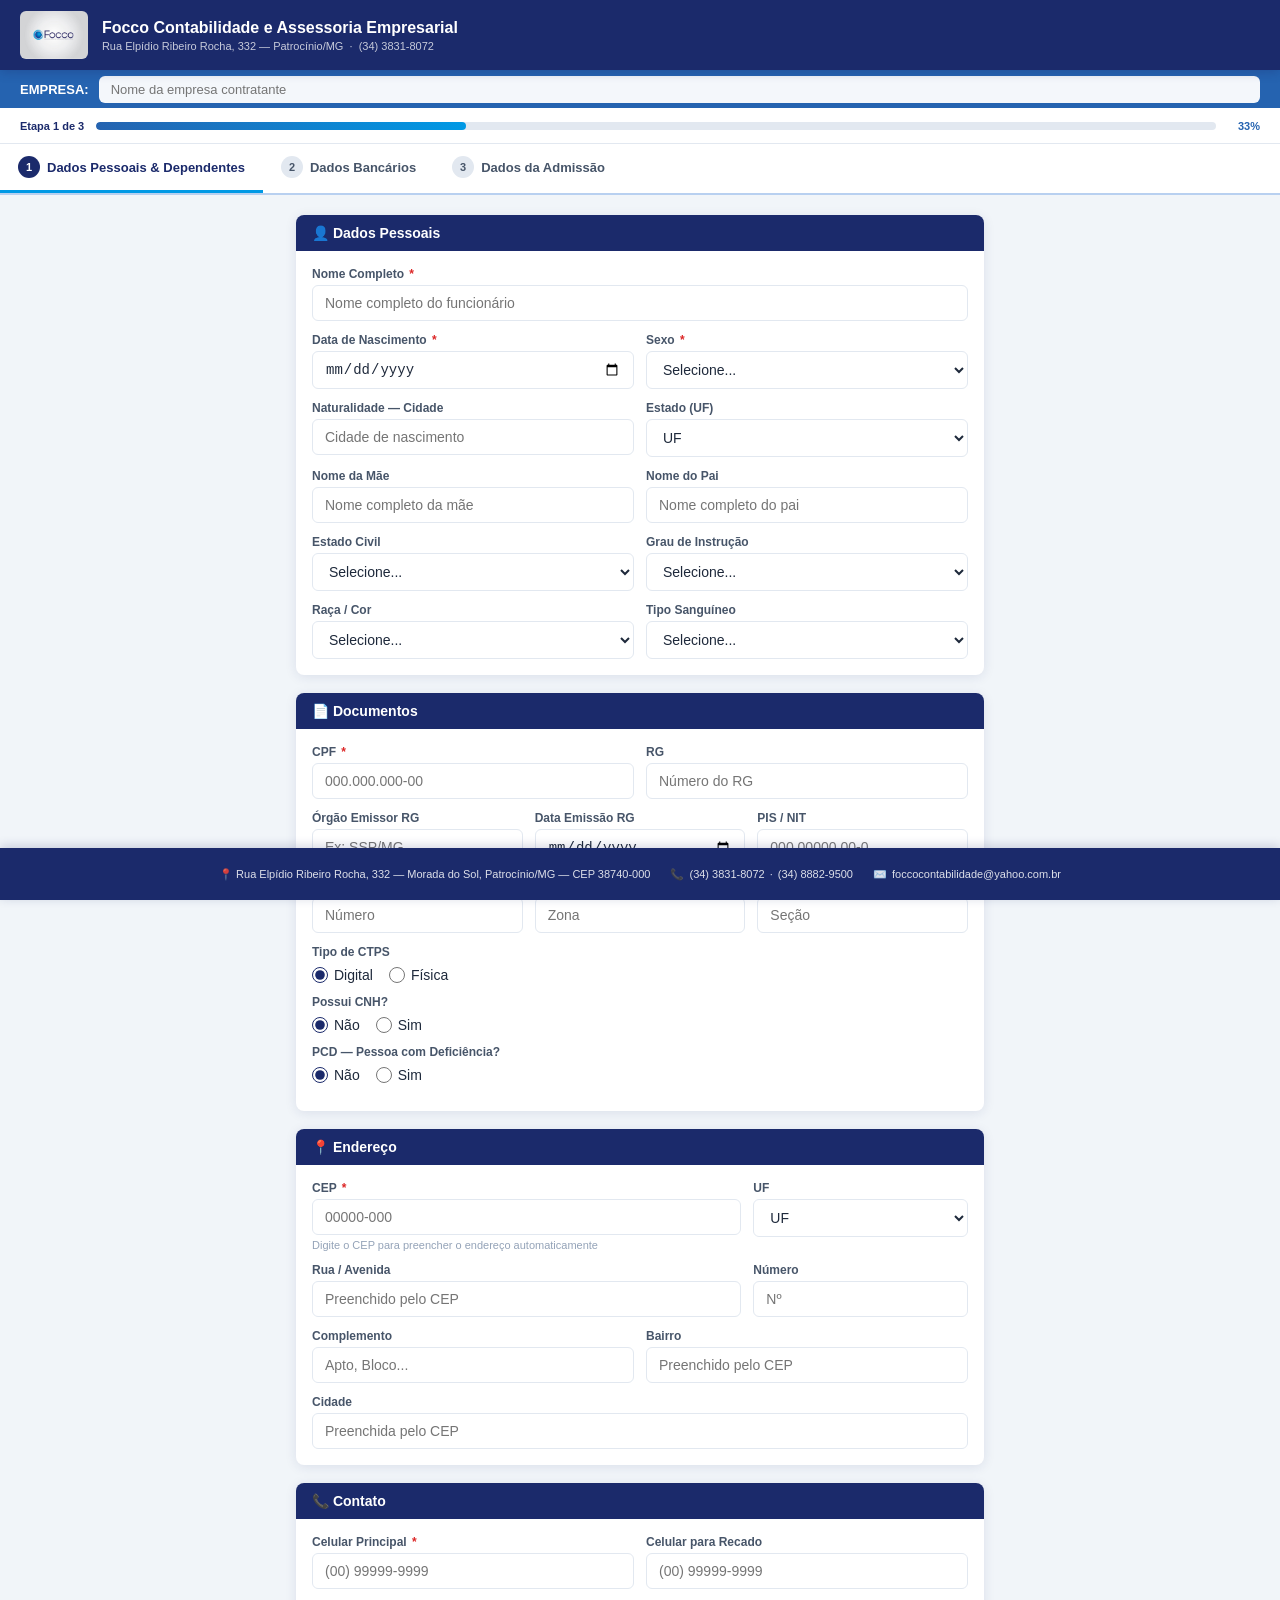
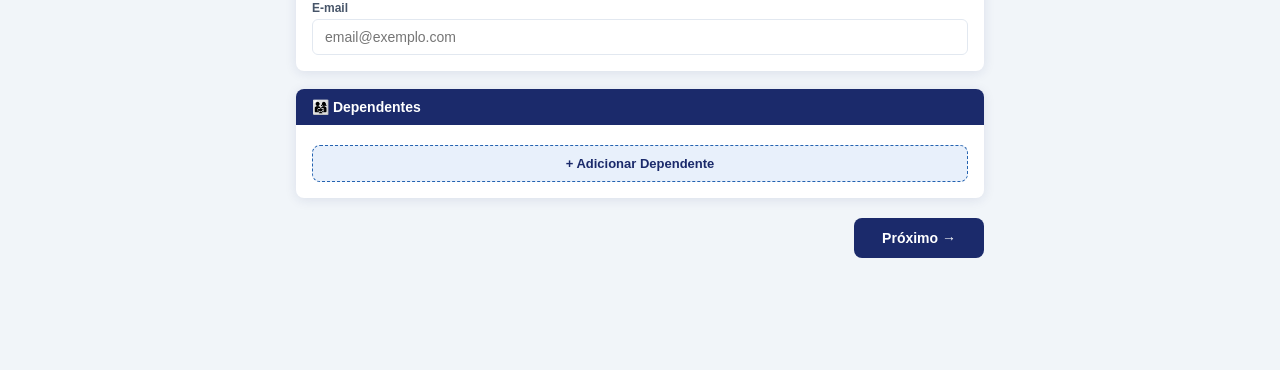
<file: focco-admissao-funcionario.html>
﻿<!DOCTYPE html>
<html lang="pt-BR">
<head>
<meta charset="UTF-8">
<meta name="viewport" content="width=device-width, initial-scale=1.0">
<title>Ficha de Admissão — Focco Contabilidade</title>
<style>
/* ====================================================
   FOCCO ADMISSÃO — v4 (revisado)
   Cores: navy #1B2A6B  |  sky #0099E5
   ==================================================== */
:root{
  --navy:#1B2A6B; --navy-mid:#2563b0; --sky:#0099E5;
  --blue-light:#e8f0fb; --blue-border:#b8d0f0;
  --white:#ffffff; --gray-50:#f8fafc; --gray-100:#f1f5f9;
  --gray-200:#e2e8f0; --gray-400:#94a3b8; --gray-600:#475569; --gray-800:#1e293b;
  --red:#dc2626; --red-light:#fef2f2;
  --green:#16a34a; --green-light:#f0fdf4;
  --amber:#92400e; --amber-light:#fefce8;
  --radius:8px;
  --shadow:0 2px 12px rgba(27,42,107,.10);
  --header-h:70px; --empresa-h:38px; --progress-h:36px; --tabs-h:46px; --footer-h:52px;
}
*{box-sizing:border-box;margin:0;padding:0;}
body{
  font-family:'Segoe UI',Arial,sans-serif;
  background:var(--gray-100);
  color:var(--gray-800);
  min-height:100vh;
  padding-bottom:calc(var(--footer-h) + 20px);
}

/* ── HEADER ─────────────────────────────────────── */
.header{
  position:sticky;top:0;z-index:100;
  background:var(--navy);color:#fff;
  padding:10px 20px;
  display:flex;align-items:center;gap:14px;
  box-shadow:0 2px 10px rgba(27,42,107,.30);
  height:var(--header-h);
}
.header img{height:48px;border-radius:6px;background:#fff;}
.header-info h1{font-size:16px;font-weight:700;line-height:1.2;}
.header-info p{font-size:11px;opacity:.75;margin-top:2px;}

/* ── EMPRESA BAR ─────────────────────────────────── */
.empresa-bar{
  position:sticky;top:var(--header-h);z-index:99;
  background:var(--navy-mid);
  padding:6px 20px;
  display:flex;align-items:center;gap:10px;
  height:var(--empresa-h);
}
.empresa-bar label{color:#fff;font-size:13px;font-weight:600;white-space:nowrap;}
.empresa-bar input{
  flex:1;padding:6px 12px;border-radius:6px;border:none;
  font-size:13px;background:rgba(255,255,255,.95);color:var(--gray-800);
}
.empresa-bar input:focus{outline:2px solid var(--sky);outline-offset:1px;}
.empresa-bar input.error{background:var(--red-light);outline:2px solid var(--red);}
.empresa-bar .error-msg{font-size:11px;color:#fff;background:var(--red);padding:2px 8px;border-radius:999px;display:none;white-space:nowrap;}
.empresa-bar .error-msg.show{display:inline-block;}

/* ── PROGRESS ────────────────────────────────────── */
.progress-wrap{
  position:sticky;top:calc(var(--header-h) + var(--empresa-h));z-index:98;
  background:var(--white);border-bottom:1px solid var(--gray-200);
  padding:6px 20px;height:var(--progress-h);
  display:flex;align-items:center;gap:12px;
}
.progress-label{font-size:11px;font-weight:600;color:var(--navy);white-space:nowrap;}
.progress-bar-bg{flex:1;height:8px;background:var(--gray-200);border-radius:20px;overflow:hidden;}
.progress-bar-fill{
  height:100%;
  background:linear-gradient(90deg,var(--navy-mid),var(--sky));
  border-radius:20px;transition:width .4s ease;width:33%;
}
.progress-pct{font-size:11px;font-weight:700;color:var(--navy-mid);min-width:32px;text-align:right;}

/* ── TABS ────────────────────────────────────────── */
.tabs-wrap{
  position:sticky;
  top:calc(var(--header-h) + var(--empresa-h) + var(--progress-h));z-index:97;
  background:var(--white);border-bottom:2px solid var(--blue-border);overflow-x:auto;
}
.tabs{display:flex;min-width:max-content;}
.tab-btn{
  padding:12px 18px;border:none;background:none;
  font-size:13px;font-weight:600;color:var(--gray-600);
  cursor:pointer;border-bottom:3px solid transparent;
  transition:all .2s;white-space:nowrap;
  display:flex;align-items:center;gap:7px;
}
.tab-btn:hover{color:var(--navy);}
.tab-btn.active{color:var(--navy);border-bottom-color:var(--sky);}
.tab-btn .tab-num{
  width:22px;height:22px;border-radius:50%;
  background:var(--gray-200);color:var(--gray-600);
  font-size:11px;display:flex;align-items:center;justify-content:center;transition:all .2s;
}
.tab-btn.active .tab-num{background:var(--navy);color:#fff;}
.tab-btn.done .tab-num{background:var(--green);color:#fff;}

/* ── FORM LAYOUT ─────────────────────────────────── */
.form-wrap{max-width:720px;margin:0 auto;padding:20px 16px 40px;}
.tab-content{display:none;}
.tab-content.active{display:block;animation:fadeUp .30s ease;}
@keyframes fadeUp{from{opacity:0;transform:translateY(14px);}to{opacity:1;transform:translateY(0);}}

/* ── CARDS ───────────────────────────────────────── */
.section-card{
  background:var(--white);border-radius:var(--radius);
  box-shadow:var(--shadow);margin-bottom:18px;overflow:hidden;
}
.section-title{
  background:var(--navy);color:#fff;
  padding:10px 16px;font-size:14px;font-weight:700;
  display:flex;align-items:center;gap:8px;
}
.section-body{padding:16px;}

/* ── GRID ────────────────────────────────────────── */
.form-row{display:grid;gap:12px;margin-bottom:12px;}
.form-row:last-child{margin-bottom:0;}
.col-1{grid-template-columns:1fr;}
.col-2{grid-template-columns:1fr 1fr;}
.col-3{grid-template-columns:1fr 1fr 1fr;}
.col-2-1{grid-template-columns:2fr 1fr;}

/* ── FIELD ───────────────────────────────────────── */
.field{display:flex;flex-direction:column;gap:4px;}
.field label{font-size:12px;font-weight:600;color:var(--gray-600);}
.field label .req{color:var(--red);margin-left:2px;}
.field input,.field select,.field textarea{
  padding:9px 12px;border:1.5px solid var(--gray-200);border-radius:6px;
  font-size:14px;color:var(--gray-800);background:var(--white);
  transition:border-color .18s,box-shadow .18s;width:100%;
}
.field input:focus,.field select:focus,.field textarea:focus{
  outline:none;border-color:var(--sky);
  box-shadow:0 0 0 3px rgba(0,153,229,.15);background:#f5fbff;
}
.field input.error,.field select.error{border-color:var(--red);background:var(--red-light);}
.field .error-msg{font-size:11px;color:var(--red);display:none;}
.field .error-msg.show{display:block;}
.submit-alert{display:none;margin-top:12px;background:var(--red-light);border:1px solid #fecaca;color:#991b1b;border-radius:10px;padding:12px 14px;font-size:13px;line-height:1.45;}
.submit-alert.show{display:block;}
.submit-alert b{display:block;margin-bottom:4px;}
.submit-alert ul{margin:6px 0 0 18px;}
.field .hint{font-size:11px;color:var(--gray-400);}
.field textarea{resize:vertical;min-height:80px;}
.age-badge{
  display:none;
  background:var(--blue-light);color:var(--navy);
  border-radius:20px;padding:2px 10px;
  font-size:12px;font-weight:600;margin-top:2px;width:fit-content;
}
.radio-group{display:flex;gap:16px;align-items:center;flex-wrap:wrap;padding-top:4px;}
.radio-group label{
  display:flex;align-items:center;gap:6px;
  font-size:14px;cursor:pointer;font-weight:400;color:var(--gray-800);
}
.radio-group input[type=radio]{accent-color:var(--navy);width:16px;height:16px;}
.hidden{display:none !important;}

/* ── DEPENDENTES ─────────────────────────────────── */
.dep-row{
  background:var(--gray-50);border:1px solid var(--gray-200);
  border-radius:8px;padding:12px;margin-bottom:10px;position:relative;
}
.dep-row .remove-btn{
  position:absolute;top:8px;right:8px;
  background:var(--red-light);border:none;color:var(--red);
  border-radius:6px;padding:4px 10px;font-size:12px;cursor:pointer;
  transition:background .15s;
}
.dep-row .remove-btn:hover{background:var(--red);color:#fff;}
.dep-title{font-size:12px;font-weight:700;color:var(--navy);margin-bottom:10px;}
.add-btn{
  background:var(--blue-light);border:1.5px dashed var(--navy-mid);
  color:var(--navy);padding:10px 16px;border-radius:8px;
  font-size:13px;font-weight:600;cursor:pointer;width:100%;
  margin-top:4px;transition:all .2s;
}
.add-btn:hover{background:var(--navy);color:#fff;border-style:solid;}

/* ── HORÁRIO ─────────────────────────────────────── */
.hor-preview{
  background:var(--blue-light);border:1.5px solid var(--blue-border);
  border-radius:8px;padding:10px 14px;margin-bottom:12px;
  display:none;
}
.hor-preview.show{display:flex;align-items:center;gap:10px;flex-wrap:wrap;}
.hor-preview-label{font-size:12px;font-weight:600;color:var(--navy);}
.hor-duracao-badge{
  background:var(--navy);color:#fff;
  border-radius:20px;padding:3px 12px;font-size:13px;font-weight:700;
}

/* ── NAV ─────────────────────────────────────────── */
.nav-row{display:flex;justify-content:space-between;align-items:center;margin-top:20px;gap:10px;}
.btn-nav{padding:12px 28px;border-radius:8px;font-size:14px;font-weight:700;cursor:pointer;border:none;transition:all .2s;}
.btn-prev{background:var(--gray-200);color:var(--gray-800);}
.btn-prev:hover{background:var(--gray-400);color:#fff;}
.btn-next{background:var(--navy);color:#fff;}
.btn-next:hover{background:var(--sky);}
.btn-submit{background:var(--green);color:#fff;}
.btn-submit:hover{background:#15803d;}
.btn-submit:disabled{opacity:.65;cursor:not-allowed;}
.btn-submit.loading{opacity:.7;pointer-events:none;}

/* ── LGPD ────────────────────────────────────────── */
.lgpd-box{
  background:var(--blue-light);border:1.5px solid var(--blue-border);
  border-radius:8px;padding:14px;margin-top:16px;
}
.lgpd-box label{display:flex;gap:10px;font-size:13px;line-height:1.5;cursor:pointer;}
.lgpd-box input[type=checkbox]{
  accent-color:var(--navy);width:18px;height:18px;flex-shrink:0;margin-top:2px;
}

/* ── SUCCESS ─────────────────────────────────────── */
#success-page{
  display:none;max-width:720px;margin:0 auto;padding:40px 16px;text-align:center;
}
.success-icon{font-size:64px;margin-bottom:16px;}
.success-title{font-size:24px;font-weight:700;color:var(--green);margin-bottom:8px;}
.protocol-box{
  background:var(--navy);color:#fff;
  border-radius:10px;padding:16px 28px;
  display:inline-block;margin:16px 0;
  font-size:20px;font-weight:700;letter-spacing:3px;
}
.docs-box{
  background:var(--white);border-radius:10px;
  box-shadow:var(--shadow);padding:20px;text-align:left;margin-top:20px;
}
.docs-box h3{color:var(--navy);font-size:15px;margin-bottom:12px;}
.docs-box ul{list-style:none;}
.docs-box ul li{padding:6px 0;font-size:13px;border-bottom:1px solid var(--gray-100);display:flex;gap:8px;}
.docs-box ul li::before{content:"📄";flex-shrink:0;}
.obs-red{
  background:#fff3cd;border:1.5px solid #f0a500;
  border-radius:8px;padding:12px;margin-top:14px;
  font-size:13px;font-weight:600;color:#7c4a00;
}

/* ── FOOTER ──────────────────────────────────────── */
.footer{
  position:fixed;bottom:0;left:0;right:0;z-index:100;
  background:var(--navy);color:rgba(255,255,255,.85);
  height:var(--footer-h);
  display:flex;align-items:center;justify-content:center;
  gap:20px;font-size:11px;padding:0 20px;
  box-shadow:0 -2px 10px rgba(27,42,107,.20);flex-wrap:wrap;
}
.footer span{display:flex;align-items:center;gap:5px;}
.footer a{color:rgba(255,255,255,.85);text-decoration:none;}
.footer a:hover{color:#fff;text-decoration:underline;}

/* ── ALERT INLINE ────────────────────────────────── */
.inline-alert{
  border-radius:6px;padding:8px 12px;margin-top:6px;
  font-size:12px;font-weight:600;display:none;
}
.inline-alert.show{display:block;}
.inline-alert.ok{background:var(--green-light);color:var(--green);}
.inline-alert.over{background:var(--red-light);color:var(--red);}
.inline-alert.under{background:var(--amber-light);color:var(--amber);}

/* ── RESPONSIVE ──────────────────────────────────── */
@media(max-width:600px){
  .col-2,.col-3,.col-2-1{grid-template-columns:1fr;}
  .header-info h1{font-size:14px;}
  .tab-btn{padding:10px 11px;font-size:11px;}
  .form-wrap{padding:14px 10px 40px;}
  .footer{gap:8px;font-size:10px;}
  .btn-nav{padding:11px 18px;font-size:13px;}
}
</style>
</head>
<body>

<!-- HEADER -->
<div class="header">
  <img src="[data-uri]" alt="Focco Contabilidade">
  <div class="header-info">
    <h1>Focco Contabilidade e Assessoria Empresarial</h1>
    <p>Rua Elpídio Ribeiro Rocha, 332 — Patrocínio/MG &nbsp;·&nbsp; (34) 3831-8072</p>
  </div>
</div>

<div class="empresa-bar">
  <label for="empresa">EMPRESA:</label>
  <input type="text" id="empresa" name="empresa" placeholder="Nome da empresa contratante">
  <span class="error-msg" id="err-empresa">Campo obrigatório</span>
</div>

<div class="progress-wrap">
  <span class="progress-label" id="progress-label">Etapa 1 de 3</span>
  <div class="progress-bar-bg"><div class="progress-bar-fill" id="progress-fill"></div></div>
  <span class="progress-pct" id="progress-pct">33%</span>
</div>

<div class="tabs-wrap">
  <div class="tabs">
    <button class="tab-btn active" onclick="goTab(0)" id="tab0"><span class="tab-num">1</span> Dados Pessoais &amp; Dependentes</button>
    <button class="tab-btn" onclick="goTab(1)" id="tab1"><span class="tab-num">2</span> Dados Bancários</button>
    <button class="tab-btn" onclick="goTab(2)" id="tab2"><span class="tab-num">3</span> Dados da Admissão</button>
  </div>
</div>

<div class="form-wrap" id="main-form">

  <!-- ===== ABA 1 — DADOS PESSOAIS ===== -->
  <div class="tab-content active" id="content0">

    <div class="section-card">
      <div class="section-title">👤 Dados Pessoais</div>
      <div class="section-body">
        <div class="form-row col-1">
          <div class="field">
            <label for="nome">Nome Completo <span class="req">*</span></label>
            <input type="text" id="nome" name="nome" placeholder="Nome completo do funcionário">
            <span class="error-msg" id="err-nome">Campo obrigatório</span>
          </div>
        </div>
        <div class="form-row col-2">
          <div class="field">
            <label for="nascimento">Data de Nascimento <span class="req">*</span></label>
            <input type="date" id="nascimento" name="nascimento" onchange="calcAge()">
            <span class="age-badge" id="age-badge"></span>
            <span class="error-msg" id="err-nascimento">Campo obrigatório</span>
          </div>
          <div class="field">
            <label for="sexo">Sexo <span class="req">*</span></label>
            <select id="sexo" name="sexo">
              <option value="">Selecione...</option>
              <option value="M">Masculino</option>
              <option value="F">Feminino</option>
            </select>
            <span class="error-msg" id="err-sexo">Campo obrigatório</span>
          </div>
        </div>
        <div class="form-row col-2">
          <div class="field">
            <label for="naturalidade_cidade">Naturalidade — Cidade</label>
            <input type="text" id="naturalidade_cidade" name="naturalidade_cidade" placeholder="Cidade de nascimento">
          </div>
          <div class="field">
            <label for="naturalidade_uf">Estado (UF)</label>
            <select id="naturalidade_uf" name="naturalidade_uf"><option value="">UF</option><option>AC</option><option>AL</option><option>AM</option><option>AP</option><option>BA</option><option>CE</option><option>DF</option><option>ES</option><option>GO</option><option>MA</option><option>MG</option><option>MS</option><option>MT</option><option>PA</option><option>PB</option><option>PE</option><option>PI</option><option>PR</option><option>RJ</option><option>RN</option><option>RO</option><option>RR</option><option>RS</option><option>SC</option><option>SE</option><option>SP</option><option>TO</option></select>
          </div>
        </div>
        <div class="form-row col-2">
          <div class="field">
            <label for="nome_mae">Nome da Mãe</label>
            <input type="text" id="nome_mae" name="nome_mae" placeholder="Nome completo da mãe">
          </div>
          <div class="field">
            <label for="nome_pai">Nome do Pai</label>
            <input type="text" id="nome_pai" name="nome_pai" placeholder="Nome completo do pai">
          </div>
        </div>
        <div class="form-row col-2">
          <div class="field">
            <label for="estado_civil">Estado Civil</label>
            <select id="estado_civil" name="estado_civil" onchange="toggleConjuge()">
              <option value="">Selecione...</option>
              <option value="solteiro">Solteiro(a)</option>
              <option value="casado">Casado(a)</option>
              <option value="uniao_estavel">União Estável</option>
              <option value="divorciado">Divorciado(a)</option>
              <option value="viuvo">Viúvo(a)</option>
            </select>
          </div>
          <div class="field">
            <label for="grau_instrucao">Grau de Instrução</label>
            <select id="grau_instrucao" name="grau_instrucao">
              <option value="">Selecione...</option>
              <option value="1">Analfabeto</option>
              <option value="2">Fundamental Incompleto</option>
              <option value="3">Fundamental Completo</option>
              <option value="4">Médio Incompleto</option>
              <option value="5">Médio Completo</option>
              <option value="6">Superior Incompleto</option>
              <option value="7">Superior Completo</option>
              <option value="8">Pós-Graduação / Especialização</option>
              <option value="9">Mestrado</option>
              <option value="10">Doutorado / PhD</option>
            </select>
          </div>
        </div>
        <div class="form-row col-1 hidden" id="conjuge-row">
          <div class="field">
            <label for="nome_conjuge">Nome do Cônjuge / Companheiro(a)</label>
            <input type="text" id="nome_conjuge" name="nome_conjuge" placeholder="Nome completo">
          </div>
        </div>
        <div class="form-row col-2">
          <div class="field">
            <label for="raca_cor">Raça / Cor</label>
            <select id="raca_cor" name="raca_cor">
              <option value="">Selecione...</option>
              <option value="branca">Branca</option>
              <option value="preta">Preta</option>
              <option value="amarela">Amarela</option>
              <option value="indigena">Indígena</option>
              <option value="parda">Parda</option>
            </select>
          </div>
          <div class="field">
            <label for="tipo_sanguineo">Tipo Sanguíneo</label>
            <select id="tipo_sanguineo" name="tipo_sanguineo">
              <option value="">Selecione...</option>
              <option>A+</option><option>A-</option><option>B+</option><option>B-</option>
              <option>AB+</option><option>AB-</option><option>O+</option><option>O-</option>
            </select>
          </div>
        </div>
      </div>
    </div>

    <div class="section-card">
      <div class="section-title">📄 Documentos</div>
      <div class="section-body">
        <div class="form-row col-2">
          <div class="field">
            <label for="cpf">CPF <span class="req">*</span></label>
            <input type="text" id="cpf" name="cpf" placeholder="000.000.000-00" maxlength="14"
              oninput="maskCPF(this)" onblur="validateCPF()">
            <span class="error-msg" id="err-cpf">CPF inválido</span>
          </div>
          <div class="field">
            <label for="rg">RG</label>
            <input type="text" id="rg" name="rg" placeholder="Número do RG">
          </div>
        </div>
        <div class="form-row col-3">
          <div class="field">
            <label for="rg_orgao">Órgão Emissor RG</label>
            <input type="text" id="rg_orgao" name="rg_orgao" placeholder="Ex: SSP/MG">
          </div>
          <div class="field">
            <label for="rg_data">Data Emissão RG</label>
            <input type="date" id="rg_data" name="rg_data">
          </div>
          <div class="field">
            <label for="pis">PIS / NIT</label>
            <input type="text" id="pis" name="pis" placeholder="000.00000.00-0" maxlength="14" oninput="maskPIS(this)">
          </div>
        </div>
        <div class="form-row col-3">
          <div class="field">
            <label for="titulo_eleitor">Título de Eleitor</label>
            <input type="text" id="titulo_eleitor" name="titulo_eleitor" placeholder="Número">
          </div>
          <div class="field">
            <label for="titulo_zona">Zona</label>
            <input type="text" id="titulo_zona" name="titulo_zona" placeholder="Zona">
          </div>
          <div class="field">
            <label for="titulo_secao">Seção</label>
            <input type="text" id="titulo_secao" name="titulo_secao" placeholder="Seção">
          </div>
        </div>
        <div class="form-row col-1">
          <div class="field">
            <label>Tipo de CTPS</label>
            <div class="radio-group">
              <label><input type="radio" name="ctps_tipo" value="digital" checked onchange="toggleCTPS()"> Digital</label>
              <label><input type="radio" name="ctps_tipo" value="fisica" onchange="toggleCTPS()"> Física</label>
            </div>
          </div>
        </div>
        <div class="form-row col-3 hidden" id="ctps-fields">
          <div class="field">
            <label for="ctps_numero">CTPS — Número</label>
            <input type="text" id="ctps_numero" name="ctps_numero" placeholder="Número">
          </div>
          <div class="field">
            <label for="ctps_serie">Série</label>
            <input type="text" id="ctps_serie" name="ctps_serie" placeholder="Série">
          </div>
          <div class="field">
            <label for="ctps_uf">UF</label>
            <select id="ctps_uf" name="ctps_uf"><option value="">UF</option><option>AC</option><option>AL</option><option>AM</option><option>AP</option><option>BA</option><option>CE</option><option>DF</option><option>ES</option><option>GO</option><option>MA</option><option>MG</option><option>MS</option><option>MT</option><option>PA</option><option>PB</option><option>PE</option><option>PI</option><option>PR</option><option>RJ</option><option>RN</option><option>RO</option><option>RR</option><option>RS</option><option>SC</option><option>SE</option><option>SP</option><option>TO</option></select>
          </div>
        </div>
        <div class="form-row col-1">
          <div class="field">
            <label>Possui CNH?</label>
            <div class="radio-group">
              <label><input type="radio" name="cnh_possui" value="nao" checked onchange="toggleCNH()"> Não</label>
              <label><input type="radio" name="cnh_possui" value="sim" onchange="toggleCNH()"> Sim</label>
            </div>
          </div>
        </div>
        <div class="form-row col-2 hidden" id="cnh-fields">
          <div class="field">
            <label for="cnh_numero">CNH — Número</label>
            <input type="text" id="cnh_numero" name="cnh_numero" placeholder="Número da CNH">
            <span class="error-msg" id="err-cnh_numero">Campo obrigatório</span>
          </div>
          <div class="field">
            <label for="cnh_categoria">Categoria</label>
            <select id="cnh_categoria" name="cnh_categoria">
              <option value="">Selecione...</option>
              <option>ACC</option>
              <option>A</option><option>B</option><option>C</option><option>D</option><option>E</option>
              <option>AB</option><option>AC</option><option>AD</option><option>AE</option>
            </select>
            <span class="error-msg" id="err-cnh_categoria">Campo obrigatório</span>
          </div>
          <div class="field">
            <label for="cnh_validade">Validade da CNH</label>
            <input type="date" id="cnh_validade" name="cnh_validade">
            <span class="error-msg" id="err-cnh_validade">Campo obrigatório</span>
          </div>
        </div>
        <div class="form-row col-1">
          <div class="field">
            <label>PCD — Pessoa com Deficiência?</label>
            <div class="radio-group">
              <label><input type="radio" name="pcd" value="nao" checked onchange="togglePCD()"> Não</label>
              <label><input type="radio" name="pcd" value="sim" onchange="togglePCD()"> Sim</label>
            </div>
          </div>
        </div>
        <div class="form-row col-1 hidden" id="pcd-fields">
          <div class="field">
            <label for="pcd_tipo">Tipo de Deficiência</label>
            <select id="pcd_tipo" name="pcd_tipo">
              <option value="">Selecione...</option>
              <option value="fisica">Física</option>
              <option value="auditiva">Auditiva</option>
              <option value="visual">Visual</option>
              <option value="mental">Mental</option>
              <option value="intelectual">Intelectual</option>
            </select>
          </div>
        </div>
      </div>
    </div>

    <div class="section-card">
      <div class="section-title">📍 Endereço</div>
      <div class="section-body">
        <div class="form-row col-2-1">
          <div class="field">
            <label for="cep">CEP <span class="req">*</span></label>
            <input type="text" id="cep" name="cep" placeholder="00000-000" maxlength="9"
              oninput="maskCEP(this)" onblur="buscarCEP()">
            <span class="hint" id="cep-hint">Digite o CEP para preencher o endereço automaticamente</span>
            <span class="error-msg" id="err-cep">Campo obrigatório</span>
          </div>
          <div class="field">
            <label for="uf">UF</label>
            <select id="uf" name="uf"><option value="">UF</option><option>AC</option><option>AL</option><option>AM</option><option>AP</option><option>BA</option><option>CE</option><option>DF</option><option>ES</option><option>GO</option><option>MA</option><option>MG</option><option>MS</option><option>MT</option><option>PA</option><option>PB</option><option>PE</option><option>PI</option><option>PR</option><option>RJ</option><option>RN</option><option>RO</option><option>RR</option><option>RS</option><option>SC</option><option>SE</option><option>SP</option><option>TO</option></select>
          </div>
        </div>
        <div class="form-row col-2-1">
          <div class="field">
            <label for="logradouro">Rua / Avenida</label>
            <input type="text" id="logradouro" name="logradouro" placeholder="Preenchido pelo CEP">
          </div>
          <div class="field">
            <label for="numero">Número</label>
            <input type="text" id="numero" name="numero" placeholder="Nº">
          </div>
        </div>
        <div class="form-row col-2">
          <div class="field">
            <label for="complemento">Complemento</label>
            <input type="text" id="complemento" name="complemento" placeholder="Apto, Bloco...">
          </div>
          <div class="field">
            <label for="bairro">Bairro</label>
            <input type="text" id="bairro" name="bairro" placeholder="Preenchido pelo CEP">
          </div>
        </div>
        <div class="form-row col-1">
          <div class="field">
            <label for="cidade">Cidade</label>
            <input type="text" id="cidade" name="cidade" placeholder="Preenchida pelo CEP">
          </div>
        </div>
      </div>
    </div>

    <div class="section-card">
      <div class="section-title">📞 Contato</div>
      <div class="section-body">
        <div class="form-row col-2">
          <div class="field">
            <label for="celular">Celular Principal <span class="req">*</span></label>
            <input type="tel" id="celular" name="celular" placeholder="(00) 99999-9999" maxlength="15" oninput="maskPhone(this)">
            <span class="error-msg" id="err-celular">Campo obrigatório</span>
          </div>
          <div class="field">
            <label for="celular_recado">Celular para Recado</label>
            <input type="tel" id="celular_recado" name="celular_recado" placeholder="(00) 99999-9999" maxlength="15" oninput="maskPhone(this)">
          </div>
        </div>
        <div class="form-row col-1">
          <div class="field">
            <label for="email">E-mail</label>
            <input type="email" id="email" name="email" placeholder="email@exemplo.com" onblur="validateEmail()">
            <span class="error-msg" id="err-email">E-mail inválido</span>
          </div>
        </div>
      </div>
    </div>

    <div class="section-card">
      <div class="section-title">👨‍👩‍👧 Dependentes</div>
      <div class="section-body">
        <div id="dependentes-container"></div>
        <button type="button" class="add-btn" onclick="addDependente()">+ Adicionar Dependente</button>
      </div>
    </div>

    <div class="nav-row">
      <div></div>
      <button class="btn-nav btn-next" onclick="goTab(1)">Próximo →</button>
    </div>
  </div>

  <!-- ===== ABA 2 — DADOS BANCÁRIOS ===== -->
  <div class="tab-content" id="content1">
    <div class="section-card">
      <div class="section-title">🏦 Dados Bancários do Empregado</div>
      <div class="section-body">
        <div class="form-row col-1">
          <div class="field">
            <label for="banco">Banco</label>
            <select id="banco" name="banco" onchange="toggleOutroBanco()">
              <option value="">Selecione o banco...</option>
              <optgroup label="Bancos Públicos">
                <option value="001">001 — Banco do Brasil</option>
                <option value="004">004 — Banco do Nordeste (BNB)</option>
                <option value="021">021 — Banestes</option>
                <option value="037">037 — Banpará</option>
                <option value="041">041 — Banrisul</option>
                <option value="047">047 — Banese</option>
                <option value="070">070 — BRB — Banco de Brasília</option>
                <option value="104">104 — Caixa Econômica Federal</option>
              </optgroup>
              <optgroup label="Bancos Privados Grandes">
                <option value="033">033 — Santander</option>
                <option value="237">237 — Bradesco</option>
                <option value="341">341 — Itaú Unibanco</option>
                <option value="422">422 — Banco Safra</option>
                <option value="745">745 — Citibank</option>
              </optgroup>
              <optgroup label="Bancos Digitais e Médios">
                <option value="077">077 — Banco Inter</option>
                <option value="121">121 — Banco Agibank</option>
                <option value="197">197 — Stone Pagamentos</option>
                <option value="208">208 — BTG Pactual</option>
                <option value="212">212 — Banco Original</option>
                <option value="218">218 — Banco BS2</option>
                <option value="260">260 — Nubank</option>
                <option value="290">290 — PagBank</option>
                <option value="318">318 — Banco BMG</option>
                <option value="323">323 — Mercado Pago</option>
                <option value="336">336 — C6 Bank</option>
                <option value="348">348 — Banco XP</option>
                <option value="360">360 — PicPay Bank</option>
                <option value="389">389 — Banco Mercantil do Brasil</option>
                <option value="403">403 — Cora SCD</option>
                <option value="413">413 — Banco BV</option>
                <option value="623">623 — Banco Pan</option>
                <option value="633">633 — Banco Rendimento</option>
                <option value="655">655 — Banco Votorantim</option>
                <option value="707">707 — Banco Daycoval</option>
                <option value="735">735 — Banco Neon</option>
                <option value="748">748 — Sicredi</option>
                <option value="756">756 — Sicoob / Bancoob</option>
              </optgroup>
              <option value="outro">— Outro banco (não listado) —</option>
            </select>
          </div>
        </div>
        <div class="form-row col-1 hidden" id="outro-banco-row">
          <div class="field">
            <label for="banco_outro">Nome / Código do Banco</label>
            <input type="text" id="banco_outro" name="banco_outro" placeholder="Ex: 999 — Nome do Banco">
          </div>
        </div>
        <div class="form-row col-2">
          <div class="field">
            <label for="agencia">Agência</label>
            <input type="text" id="agencia" name="agencia" placeholder="0000">
          </div>
          <div class="field">
            <label for="tipo_conta">Tipo de Conta</label>
            <select id="tipo_conta" name="tipo_conta">
              <option value="">Selecione...</option>
              <option value="corrente">Conta Corrente</option>
              <option value="poupanca">Conta Poupança</option>
            </select>
          </div>
        </div>
        <div class="form-row col-2">
          <div class="field">
            <label for="conta">Número da Conta</label>
            <input type="text" id="conta" name="conta" placeholder="00000000-0">
          </div>
          <div class="field">
            <label for="operacao">Operação</label>
            <input type="text" id="operacao" name="operacao" placeholder="Ex: 013 (poupança CEF)">
          </div>
        </div>
        <div class="form-row col-1">
          <div class="field">
            <label for="pix">Chave PIX (opcional)</label>
            <input type="text" id="pix" name="pix" placeholder="CPF, e-mail, celular ou chave aleatória">
          </div>
        </div>
      </div>
    </div>
    <div class="nav-row">
      <button class="btn-nav btn-prev" onclick="goTab(0)">← Anterior</button>
      <button class="btn-nav btn-next" onclick="goTab(2)">Próximo →</button>
    </div>
  </div>

  <!-- ===== ABA 3 — DADOS DA ADMISSÃO ===== -->
  <div class="tab-content" id="content2">

    <div class="section-card">
      <div class="section-title">📋 Dados da Admissão</div>
      <div class="section-body">
        <div class="form-row col-2">
          <div class="field">
            <label for="data_admissao">Data de Admissão <span class="req">*</span></label>
            <input type="date" id="data_admissao" name="data_admissao">
            <span class="error-msg" id="err-data_admissao">Campo obrigatório</span>
          </div>
          <div class="field">
            <label for="funcao">Função / Cargo <span class="req">*</span></label>
            <input type="text" id="funcao" name="funcao" placeholder="Ex: Auxiliar Administrativo">
            <span class="error-msg" id="err-funcao">Campo obrigatório</span>
          </div>
        </div>
        <div class="form-row col-2">
          <div class="field">
            <label for="salario">Salário</label>
            <input type="text" id="salario" name="salario" placeholder="R$ 0,00" oninput="maskMoney(this)">
          </div>
          <div class="field">
            <label for="beneficios">Benefícios</label>
            <input type="text" id="beneficios" name="beneficios" placeholder="Ex: Vale Transporte, Plano de Saúde...">
          </div>
        </div>
      </div>
    </div>

    <!-- HORARIO DE TRABALHO -->
    <div class="section-card">
      <div class="section-title">&#128336; Hor&aacute;rio de Trabalho</div>
      <div class="section-body">
        <div class="form-row col-1">
          <div class="field">
            <label for="hor_tipo">Hor&aacute;rio principal</label>
            <select id="hor_tipo" name="hor_tipo" onchange="toggleTipoHorario()">
              <option value="">Selecione o hor&aacute;rio...</option>
              <option value="SEGSEX_0700_1630">Segunda a sexta | 07:00 &agrave;s 16:30 | intervalo 1h30</option>
              <option value="SEGSEX_0730_1700">Segunda a sexta | 07:30 &agrave;s 17:00 | intervalo 1h30</option>
              <option value="SEGSEX_0800_1730">Segunda a sexta | 08:00 &agrave;s 17:30 | intervalo 1h30</option>
              <option value="SEGSEX_0830_1800">Segunda a sexta | 08:30 &agrave;s 18:00 | intervalo 1h30</option>
              <option value="SAB_0700_1630">Segunda a sexta + s&aacute;bado | 07:00 &agrave;s 16:30 | s&aacute;bado 07:00 &agrave;s 11:00 | intervalo 1h30</option>
              <option value="SAB_0730_1700">Segunda a sexta + s&aacute;bado | 07:30 &agrave;s 17:00 | s&aacute;bado 07:30 &agrave;s 11:30 | intervalo 1h30</option>
              <option value="SAB_0800_1730">Segunda a sexta + s&aacute;bado | 08:00 &agrave;s 17:30 | s&aacute;bado 08:00 &agrave;s 12:00 | intervalo 1h30</option>
              <option value="ESCALA_12X36_0700_1900">Escala 12x36 | 07:00 &agrave;s 19:00 | intervalo 1h</option>
              <option value="OUTRO">Outro hor&aacute;rio / escala n&atilde;o listada</option>
            </select>
          </div>
        </div>

        <div class="field" id="horario_livre_box" style="margin-top:12px;">
          <label for="horario_obs">Se n&atilde;o estiver na lista, escreva o hor&aacute;rio ou escala</label>
          <textarea id="horario_obs" name="horario_obs"
            placeholder="Ex: Segunda a s&aacute;bado das 13:00 &agrave;s 21:20, com 1h30 de intervalo."></textarea>
        </div>
      </div>
    </div>

    <div class="section-card">
      <div class="section-title">📝 Contrato de Experiência</div>
      <div class="section-body">
        <div class="form-row col-1">
          <div class="field">
            <label>Contrato de Experiência?</label>
            <div class="radio-group">
              <label><input type="radio" name="contrato_exp" value="nao" checked onchange="toggleContratoExp()"> Não</label>
              <label><input type="radio" name="contrato_exp" value="sim" onchange="toggleContratoExp()"> Sim</label>
            </div>
          </div>
        </div>
        <div class="form-row col-1 hidden" id="contrato-exp-fields">
          <div class="field">
            <label for="contrato_duracao">Duração do Contrato</label>
            <select id="contrato_duracao" name="contrato_duracao">
              <option value="">Selecione...</option>
              <option value="30">30 dias</option>
              <option value="45">45 dias</option>
              <option value="60">60 dias</option>
              <option value="75">75 dias</option>
              <option value="90">90 dias</option>
            </select>
          </div>
        </div>
      </div>
    </div>

    <div class="section-card">
      <div class="section-title">💬 Observações</div>
      <div class="section-body">
        <div class="field">
          <label for="observacoes">Observações Gerais</label>
          <textarea id="observacoes" name="observacoes"
            placeholder="Informações adicionais relevantes para a admissão..."></textarea>
        </div>
      </div>
    </div>

    <div class="lgpd-box">
      <label>
        <input type="checkbox" id="lgpd" name="lgpd">
        <span>Declaro que os dados acima são verdadeiros e autorizo o escritório
          <strong>Focco Contabilidade e Assessoria Empresarial</strong> a utilizar estas informações
          para fins trabalhistas, previdenciários e fiscais, em conformidade com a
          Lei Geral de Proteção de Dados (LGPD — Lei nº 13.709/2018).</span>
      </label>
      <span class="error-msg show" id="err-lgpd" style="display:none;margin-top:8px;">
        Você deve aceitar os termos para enviar.
      </span>
    </div>
    <div class="submit-alert" id="submit-alert"></div>

    <div class="nav-row">
      <button class="btn-nav btn-prev" onclick="goTab(1)">← Anterior</button>
      <button class="btn-nav btn-submit" id="btn-submit" onclick="submitForm()">✓ Enviar Ficha</button>
    </div>
  </div>

</div><!-- /form-wrap -->

<!-- ===== SUCCESS ===== -->
<div id="success-page">
  <div class="success-icon">✅</div>
  <div class="success-title">Ficha enviada com sucesso!</div>
  <p style="color:#475569;font-size:14px;">Seu número de protocolo é:</p>
  <div class="protocol-box" id="protocol-display">FAD-2025-00001</div>
  <p style="font-size:13px;color:#64748b;margin-top:8px;">Guarde este número para acompanhar o seu cadastro.</p>
  <div class="docs-box">
    <h3>📋 Documentos Obrigatórios para Enviar ao Escritório</h3>
    <ul>
      <li>Uma foto 3×4 recente</li>
      <li>Carteira de Trabalho (CTPS) — física</li>
      <li>Atestado Admissional assinado por médico do Trabalho</li>
      <li>Cópia da Carteira de Identidade (RG) e CPF</li>
      <li>Cópia da Carteira de Habilitação (CNH), se possuir</li>
      <li>Comprovante de Endereço recente</li>
      <li>Para filhos menores de 14 anos: certidão de nascimento + declaração escolar</li>
      <li>Para filhos menores de 5 anos: certidão de nascimento + cartão de vacinação</li>
    </ul>
    <div class="obs-red">⚠️ ATENÇÃO: Caso não seja enviada a documentação completa em prazo hábil, não será realizado o registro do emprego.</div>
    <p style="font-size:12px;color:#94a3b8;margin-top:12px;">
      Dúvidas? (34) 3831-8072 · (34) 8882-9500 · foccocontabilidade@yahoo.com.br
    </p>
  </div>
</div>

<!-- ===== FOOTER ===== -->
<footer class="footer">
  <span>📍 Rua Elpídio Ribeiro Rocha, 332 — Morada do Sol, Patrocínio/MG — CEP 38740-000</span>
  <span>📞 <a href="tel:3438318072">(34) 3831-8072</a> · <a href="tel:3488829500">(34) 8882-9500</a></span>
  <span>✉️ <a href="mailto:foccocontabilidade@yahoo.com.br">foccocontabilidade@yahoo.com.br</a></span>
</footer>

<script>
// ================================================================
// FOCCO ADMISSÃO — JavaScript v4
// ================================================================

// ── OPÇÕES UF ────────────────────────────────────────────────────
var UFS = ["AC","AL","AM","AP","BA","CE","DF","ES","GO","MA",
           "MG","MS","MT","PA","PB","PE","PI","PR","RJ","RN",
           "RO","RR","RS","SC","SE","SP","TO"];

// ── TABS ─────────────────────────────────────────────────────────
var tabProgress = [33, 66, 100];
var tabLabels   = ["Etapa 1 de 3", "Etapa 2 de 3", "Etapa 3 de 3"];
var currentTab  = 0;

function goTab(n) {
  document.getElementById("content" + currentTab).classList.remove("active");
  document.getElementById("tab"     + currentTab).classList.remove("active");
  currentTab = n;
  document.getElementById("content" + n).classList.add("active");
  document.getElementById("tab"     + n).classList.add("active");
  document.getElementById("progress-fill").style.width = tabProgress[n] + "%";
  document.getElementById("progress-pct").textContent  = tabProgress[n] + "%";
  document.getElementById("progress-label").textContent = tabLabels[n];
  window.scrollTo(0, 0);
}

// ── VALIDAÇÃO ────────────────────────────────────────────────────
function required(id) {
  var el  = document.getElementById(id);
  var err = document.getElementById("err-" + id);
  if (!el) return true;
  var ok = el.value.trim() !== "";
  el.classList.toggle("error", !ok);
  if (err) err.classList.toggle("show", !ok);
  return ok;
}

function setSubmitAlert(items) {
  var box = document.getElementById("submit-alert");
  if (!box) return;
  if (!items || !items.length) {
    box.classList.remove("show");
    box.innerHTML = "";
    return;
  }
  box.innerHTML = "<b>Antes de enviar, confira os campos obrigatórios:</b><ul>" +
    items.map(function(item) { return "<li>" + item + "</li>"; }).join("") +
    "</ul>";
  box.classList.add("show");
}

function primeiraAbaComErro() {
  var aba1 = ["nome","nascimento","sexo","cep","celular","cpf","cnh_numero","cnh_categoria","cnh_validade"];
  var aba3 = ["data_admissao","funcao"];
  var erroAba1 = aba1.some(function(id) {
    var el = document.getElementById(id);
    var err = document.getElementById("err-" + id);
    return (el && el.classList.contains("error")) || (err && err.classList.contains("show"));
  }) || !!document.querySelector("input[name^='dep_cpf_'].error");
  if (erroAba1) return 0;
  var erroAba3 = aba3.some(function(id) {
    var el = document.getElementById(id);
    var err = document.getElementById("err-" + id);
    return (el && el.classList.contains("error")) || (err && err.classList.contains("show"));
  });
  return erroAba3 ? 2 : 2;
}

function validateAllRequired() {
  var empresaOk = required("empresa");
  var faltando = [];
  if (!empresaOk) faltando.push("Nome da empresa");
  var nomeOk = required("nome"); if (!nomeOk) faltando.push("Nome completo");
  var nascOk = required("nascimento"); if (!nascOk) faltando.push("Data de nascimento");
  var sexoOk = required("sexo"); if (!sexoOk) faltando.push("Sexo");
  var cepOk = required("cep"); if (!cepOk) faltando.push("CEP");
  var celularOk = required("celular"); if (!celularOk) faltando.push("Celular principal");
  var cpfOk = validateCPF(); if (!cpfOk) faltando.push("CPF válido");
  var depsCpf = validateDependentesCPF();
  if (!depsCpf.ok) faltando.push("CPF válido dos dependentes");
  var dataAdmOk = required("data_admissao"); if (!dataAdmOk) faltando.push("Data de admissão");
  var funcaoOk = required("funcao"); if (!funcaoOk) faltando.push("Função / Cargo");
  var cnhPossui = document.querySelector("input[name=cnh_possui]:checked");
  var cnhOk = true;
  if (cnhPossui && cnhPossui.value === "sim") {
    var cnhNumeroOk = required("cnh_numero"); if (!cnhNumeroOk) faltando.push("Número da CNH");
    var cnhCategoriaOk = required("cnh_categoria"); if (!cnhCategoriaOk) faltando.push("Categoria da CNH");
    var cnhValidadeOk = required("cnh_validade"); if (!cnhValidadeOk) faltando.push("Validade da CNH");
    cnhOk = cnhNumeroOk && cnhCategoriaOk && cnhValidadeOk;
  }
  var lgpd    = document.getElementById("lgpd");
  var errLgpd = document.getElementById("err-lgpd");
  var lgpdOk  = lgpd.checked;
  errLgpd.style.display = lgpdOk ? "none" : "block";
  if (!lgpdOk) faltando.push("Aceite da declaração LGPD");
  var ok = empresaOk && nomeOk && nascOk && sexoOk && cepOk && celularOk && cpfOk && depsCpf.ok && dataAdmOk && funcaoOk && cnhOk && lgpdOk;
  setSubmitAlert(ok ? [] : faltando);
  return ok;
}

// ── MÁSCARAS ─────────────────────────────────────────────────────
function maskCPF(el) {
  var v = el.value.replace(/[^0-9]/g, "").slice(0, 11);
  if (v.length > 9)      v = v.replace(/([0-9]{3})([0-9]{3})([0-9]{3})([0-9]{1,2})/, "$1.$2.$3-$4");
  else if (v.length > 6) v = v.replace(/([0-9]{3})([0-9]{3})([0-9]{1,3})/, "$1.$2.$3");
  else if (v.length > 3) v = v.replace(/([0-9]{3})([0-9]{1,3})/, "$1.$2");
  el.value = v;
}

function validateCPF() {
  var el  = document.getElementById("cpf");
  var err = document.getElementById("err-cpf");
  var v   = el.value.replace(/[^0-9]/g, "");
  if (!v || !cpfValido(v)) { el.classList.add("error"); err.classList.add("show"); return false; }
  el.classList.remove("error"); err.classList.remove("show"); return true;
}

function cpfValido(valor) {
  var v = String(valor || "").replace(/[^0-9]/g, "");
  if (v.length !== 11 || /^(\d)\1+$/.test(v)) return false;
  var soma = 0, resto;
  for (var i = 0; i < 9; i++) soma += +v[i] * (10 - i);
  resto = (soma * 10) % 11; if (resto === 10 || resto === 11) resto = 0;
  if (resto !== +v[9]) return false;
  soma = 0;
  for (var i = 0; i < 10; i++) soma += +v[i] * (11 - i);
  resto = (soma * 10) % 11; if (resto === 10 || resto === 11) resto = 0;
  return resto === +v[10];
}

function validateDependenteCPF(input) {
  var el = typeof input === "string" ? document.querySelector("[name='" + input + "']") : input;
  if (!el) return true;
  var err = el.parentElement ? el.parentElement.querySelector(".dep-cpf-error") : null;
  var v = el.value.replace(/[^0-9]/g, "");
  var ok = !v || cpfValido(v);
  el.classList.toggle("error", !ok);
  if (err) err.classList.toggle("show", !ok);
  return ok;
}

function validateDependentesCPF() {
  var inputs = Array.prototype.slice.call(document.querySelectorAll("input[name^='dep_cpf_']"));
  var invalidos = inputs.filter(function(input) { return !validateDependenteCPF(input); });
  return {ok: invalidos.length === 0, total: invalidos.length};
}

function maskPhone(el) {
  var v = el.value.replace(/[^0-9]/g, "").slice(0, 11);
  if (v.length > 10)     v = v.replace(/([0-9]{2})([0-9]{5})([0-9]{4})/, "($1) $2-$3");
  else if (v.length > 6) v = v.replace(/([0-9]{2})([0-9]{4,5})([0-9]{0,4})/, "($1) $2-$3");
  else if (v.length > 2) v = v.replace(/([0-9]{2})([0-9]+)/, "($1) $2");
  el.value = v;
}

function maskCEP(el) {
  var v = el.value.replace(/[^0-9]/g, "").slice(0, 8);
  if (v.length > 5) v = v.slice(0, 5) + "-" + v.slice(5);
  el.value = v;
}

function maskPIS(el) {
  var v = el.value.replace(/[^0-9]/g, "").slice(0, 11);
  if (v.length > 9) v = v.replace(/([0-9]{3})([0-9]{5})([0-9]{2})([0-9]{1})/, "$1.$2.$3-$4");
  el.value = v;
}

function maskMoney(el) {
  var v = el.value.replace(/[^0-9]/g, "");
  if (!v) { el.value = ""; return; }
  v = (parseInt(v) / 100).toFixed(2);
  el.value = "R$ " + v.replace(".", ",").replace(/([0-9])(?=([0-9]{3})+(?![0-9]))/g, "$1.");
}

function validateEmail() {
  var el  = document.getElementById("email");
  var err = document.getElementById("err-email");
  if (!el.value) { err.classList.remove("show"); return; }
  var ok = /^[^@\s]+@[^@\s]+\.[^@\s]+$/.test(el.value);
  el.classList.toggle("error", !ok);
  err.classList.toggle("show", !ok);
}

function calcAge() {
  var val   = document.getElementById("nascimento").value;
  var badge = document.getElementById("age-badge");
  if (!val) { badge.style.display = "none"; return; }
  var dob = new Date(val), today = new Date();
  var age = today.getFullYear() - dob.getFullYear();
  if (today.getMonth() < dob.getMonth() ||
     (today.getMonth() === dob.getMonth() && today.getDate() < dob.getDate())) age--;
  badge.textContent    = age + " anos";
  badge.style.display  = "inline-block";
}

async function buscarCEP() {
  var cep  = document.getElementById("cep").value.replace(/[^0-9]/g, "");
  var hint = document.getElementById("cep-hint");
  if (cep.length !== 8) return;
  hint.textContent = "Buscando endereço...";
  try {
    var d = await (await fetch("https://viacep.com.br/ws/" + cep + "/json/")).json();
    if (d.erro) { hint.textContent = "CEP não encontrado."; return; }
    document.getElementById("logradouro").value = d.logradouro || "";
    document.getElementById("bairro").value     = d.bairro     || "";
    document.getElementById("cidade").value     = d.localidade || "";
    document.getElementById("uf").value         = d.uf         || "";
    hint.textContent = "✓ Endereço preenchido automaticamente";
    document.getElementById("numero").focus();
  } catch (e) {
    hint.textContent = "Erro ao buscar CEP. Preencha manualmente.";
  }
}

// ── TOGGLES ──────────────────────────────────────────────────────
function toggleConjuge() {
  var ec = document.getElementById("estado_civil").value;
  document.getElementById("conjuge-row").classList.toggle("hidden", ec !== "casado" && ec !== "uniao_estavel");
}
function toggleCTPS() {
  document.getElementById("ctps-fields").classList.toggle("hidden",
    document.querySelector("input[name=ctps_tipo]:checked").value !== "fisica");
}
function toggleCNH() {
  var mostrar = document.querySelector("input[name=cnh_possui]:checked").value === "sim";
  document.getElementById("cnh-fields").classList.toggle("hidden", !mostrar);
  if (!mostrar) {
    ["cnh_numero", "cnh_categoria", "cnh_validade"].forEach(function(id){
      var el = document.getElementById(id);
      var err = document.getElementById("err-" + id);
      if (el) el.classList.remove("error");
      if (err) err.classList.remove("show");
    });
  }
}
function togglePCD() {
  document.getElementById("pcd-fields").classList.toggle("hidden",
    document.querySelector("input[name=pcd]:checked").value !== "sim");
}
function toggleContratoExp() {
  document.getElementById("contrato-exp-fields").classList.toggle("hidden",
    document.querySelector("input[name=contrato_exp]:checked").value !== "sim");
}
function toggleOutroBanco() {
  document.getElementById("outro-banco-row").classList.toggle("hidden",
    document.getElementById("banco").value !== "outro");
}

// ── DEPENDENTES ───────────────────────────────────────────────────
var depCount = 0;
function addDependente() {
  depCount++;
  var div = document.createElement("div");
  div.className = "dep-row";
  div.id = "dep-" + depCount;
  div.innerHTML =
    '<div class="dep-title">Dependente #' + depCount + '</div>' +
    '<button type="button" class="remove-btn" onclick="removeDep(' + depCount + ')">✕ Remover</button>' +
    '<div class="form-row col-2">' +
      '<div class="field"><label>Nome Completo</label>' +
        '<input type="text" name="dep_nome_' + depCount + '" placeholder="Nome do dependente"></div>' +
      '<div class="field"><label>Grau de Parentesco</label>' +
        '<select name="dep_parentesco_' + depCount + '">' +
          '<option value="">Selecione...</option>' +
          '<option>Filho(a)</option><option>Enteado(a)</option>' +
          '<option>Cônjuge</option><option>Companheiro(a)</option>' +
          '<option>Pai / Mãe</option><option>Outro</option>' +
        '</select></div></div>' +
    '<div class="form-row col-2">' +
      '<div class="field"><label>Data de Nascimento</label>' +
        '<input type="date" name="dep_nascimento_' + depCount + '"></div>' +
      '<div class="field"><label>CPF do Dependente</label>' +
      '<input type="text" name="dep_cpf_' + depCount + '" placeholder="000.000.000-00"' +
        ' maxlength="14" oninput="maskCPF(this)" onblur="validateDependenteCPF(this)">' +
        '<span class="error-msg dep-cpf-error">CPF inválido</span></div>' +
    '</div>';
  document.getElementById("dependentes-container").appendChild(div);
}
function removeDep(id) {
  var el = document.getElementById("dep-" + id);
  if (el) el.remove();
}

// ── HORÁRIO DE TRABALHO ───────────────────────────────────────────
var ESCALAS = {
  SEGSEX_0700_1630:{texto:"Segunda a sexta | 07:00 as 16:30 | intervalo 1h30"},
  SEGSEX_0730_1700:{texto:"Segunda a sexta | 07:30 as 17:00 | intervalo 1h30"},
  SEGSEX_0800_1730:{texto:"Segunda a sexta | 08:00 as 17:30 | intervalo 1h30"},
  SEGSEX_0830_1800:{texto:"Segunda a sexta | 08:30 as 18:00 | intervalo 1h30"},
  SAB_0700_1630:{texto:"Segunda a sexta + sabado | 07:00 as 16:30 | sabado 07:00 as 11:00 | intervalo 1h30"},
  SAB_0730_1700:{texto:"Segunda a sexta + sabado | 07:30 as 17:00 | sabado 07:30 as 11:30 | intervalo 1h30"},
  SAB_0800_1730:{texto:"Segunda a sexta + sabado | 08:00 as 17:30 | sabado 08:00 as 12:00 | intervalo 1h30"},
  ESCALA_12X36_0700_1900:{texto:"Escala 12x36 | 07:00 as 19:00 | intervalo 1h"}
};

function _set(id, val) { var el = document.getElementById(id); if (el) el.value = val || ""; }
function _show(id, vis) { var el = document.getElementById(id); if (el) el.classList.toggle("hidden", !vis); }

function toggleTipoHorario() {
  var select = document.getElementById("hor_tipo");
  var obs = document.getElementById("horario_obs");
  if (!select || !obs) return;

  if (select.value === "OUTRO") {
    obs.placeholder = "Descreva dias, horarios de entrada e saida, intervalo, sabado/domingo e folgas.";
    obs.focus();
    return;
  }

  obs.placeholder = "Se precisar, informe alguma observacao sobre folga, sabado alternado, banco de horas ou variacao do horario.";
}


// ── SUBMIT ────────────────────────────────────────────────────────
function generateProtocol() {
  return "FAD-" + new Date().getFullYear() + "-" + String(Math.floor(Math.random() * 99999)).padStart(5, "0");
}

function collectData() {
  var data = {};
  document.querySelectorAll("input:not([type=radio]):not([type=checkbox]),select,textarea")
    .forEach(function(el) { if (el.name) data[el.name] = el.value; });
  document.querySelectorAll("input[type=radio]:checked")
    .forEach(function(el) { if (el.name) data[el.name] = el.value; });
  document.querySelectorAll("input[type=checkbox]")
    .forEach(function(el) { if (el.name) data[el.name] = el.checked; });
  data.empresa    = document.getElementById("empresa").value;
  var horSelect = document.getElementById("hor_tipo");
  var horTexto  = horSelect && horSelect.selectedIndex >= 0 ? horSelect.options[horSelect.selectedIndex].text : "";
  data.horario   = horSelect && horSelect.value === "OUTRO" ? (data.horario_obs || "") : [horTexto, data.horario_obs].filter(Boolean).join(" | Obs: ");
  data.protocolo  = generateProtocol();
  data.data_envio = new Date().toISOString();
  return data;
}

const FOCCO_SUPABASE_URL = "https://nambhrizjnhebqgfztux.supabase.co";
const FOCCO_SUPABASE_KEY = "eyJhbGciOiJIUzI1NiIsInR5cCI6IkpXVCJ9.eyJpc3MiOiJzdXBhYmFzZSIsInJlZiI6Im5hbWJocml6am5oZWJxZ2Z6dHV4Iiwicm9sZSI6ImFub24iLCJpYXQiOjE3ODEzNDUzMDIsImV4cCI6MjA5NjkyMTMwMn0.AeBCJetQQugrpDAaOPrEYgHor9irmosN8EWogCtPzSo";
const FOCCO_ADMISSAO_TABELA = "admissoes_funcionarios";
const FOCCO_PENDENTES_KEY = "focco_admissoes_pendentes";

function salvarAdmissaoPendente(formData, motivo) {
  var pendentes = [];
  try { pendentes = JSON.parse(localStorage.getItem(FOCCO_PENDENTES_KEY) || "[]"); } catch(e) {}
  pendentes.push({dados: formData, erro: motivo || "Falha de envio", salvo_em: new Date().toISOString()});
  localStorage.setItem(FOCCO_PENDENTES_KEY, JSON.stringify(pendentes));
}

async function supabaseFetch(path, options) {
  options = options || {};
  options.headers = Object.assign({
    "Content-Type": "application/json",
    "apikey": FOCCO_SUPABASE_KEY,
    "Authorization": "Bearer " + FOCCO_SUPABASE_KEY
  }, options.headers || {});
  return fetch(FOCCO_SUPABASE_URL + path, options);
}

async function notificarGestoresAdmissao(formData, admissaoId) {
  try {
    var gestoresRes = await supabaseFetch("/rest/v1/profiles?select=id&perfil=eq.gestor&ativo=eq.true");
    if (!gestoresRes.ok) return;
    var gestores = await gestoresRes.json();
    if (!gestores || !gestores.length) return;
    var titulo = "Nova ficha de admissao recebida";
    var mensagem = (formData.empresa || "Empresa nao informada") + " enviou a ficha de " + (formData.nome || "funcionario") + ". Protocolo " + formData.protocolo + ".";
    var rows = gestores.map(function(g) {
      return {
        usuario_id: g.id,
        titulo: titulo,
        mensagem: mensagem,
        tipo: "admissao_funcionario",
        lida: false,
        demanda_id: null
      };
    });
    await supabaseFetch("/rest/v1/notificacoes", {
      method: "POST",
      headers: {"Prefer": "return=minimal"},
      body: JSON.stringify(rows)
    });
  } catch(e) {
    console.warn("Nao foi possivel notificar gestores:", e);
  }
}

async function submitForm() {
  if (!validateAllRequired()) {
    goTab(primeiraAbaComErro());
    var alerta = document.getElementById("submit-alert");
    if (alerta) setTimeout(function(){ alerta.scrollIntoView({behavior:"smooth", block:"center"}); }, 120);
    return;
  }
  var btn = document.getElementById("btn-submit");
  btn.classList.add("loading");
  btn.textContent = "Enviando...";
  btn.disabled    = true;

  var formData = collectData();
  var payload = {
    protocolo: formData.protocolo,
    funcionario_nome: formData.nome || null,
    dados: formData,
  };

  try {
    var res = await supabaseFetch("/rest/v1/" + FOCCO_ADMISSAO_TABELA, {
      method: "POST",
      headers: {"Prefer": "return=representation"},
      body: JSON.stringify(payload)
    });
    var txt = await res.text();
    if (!res.ok) throw new Error(txt || ("HTTP " + res.status));
    var salvo = [];
    try { salvo = JSON.parse(txt || "[]"); } catch(e) {}
    await notificarGestoresAdmissao(formData, salvo && salvo[0] && salvo[0].id);
    showSuccess(formData.protocolo);
  } catch (e) {
    console.error("Erro ao enviar:", e);
    salvarAdmissaoPendente(formData, e.message);
    showSuccess(formData.protocolo);
  } finally {
    btn.classList.remove("loading");
    btn.textContent = "✓ Enviar Ficha";
    btn.disabled = false;
  }
}

function showSuccess(p) {
  document.getElementById("main-form").style.display        = "none";
  document.querySelector(".tabs-wrap").style.display        = "none";
  document.querySelector(".progress-wrap").style.display    = "none";
  document.getElementById("protocol-display").textContent   = p;
  document.getElementById("success-page").style.display     = "block";
  window.scrollTo(0, 0);
}
</script>
</body>
</html>
</file>
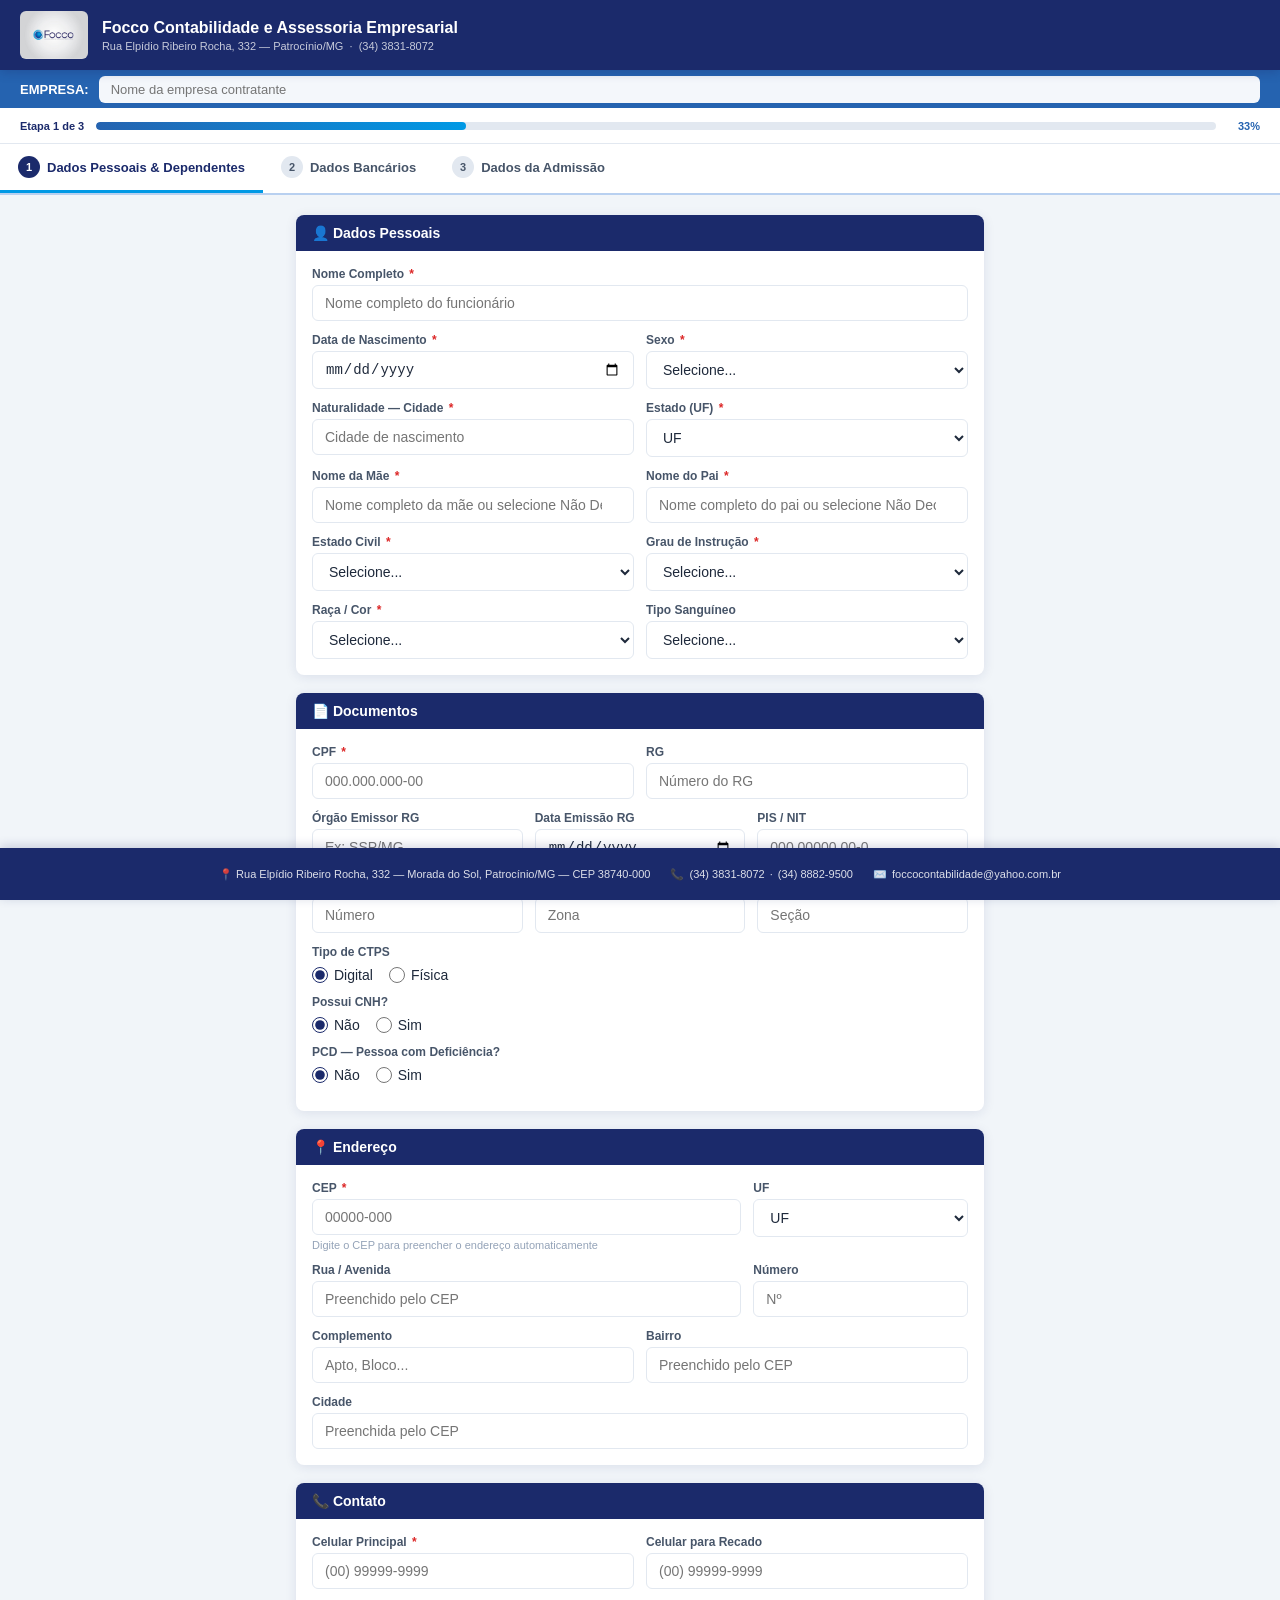
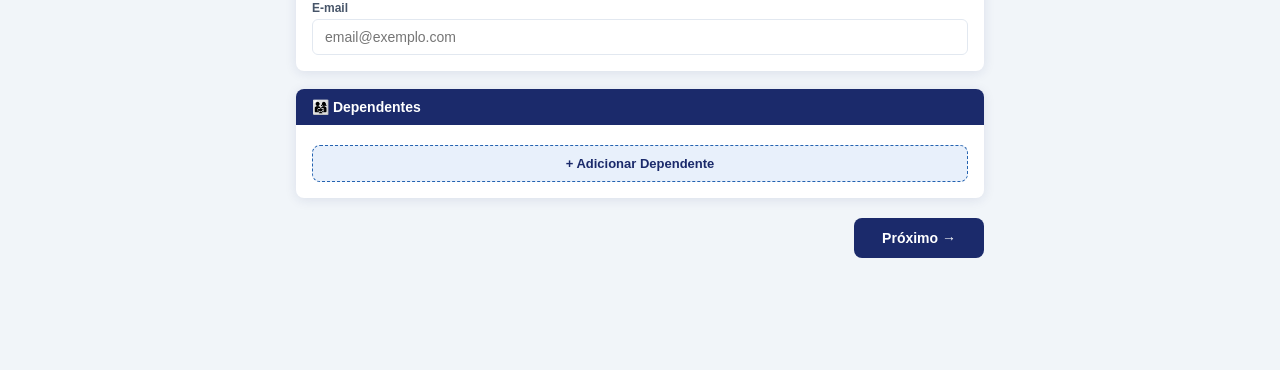
<file: focco-admissao.html>
﻿<!DOCTYPE html>
<html lang="pt-BR">
<head>
<meta charset="UTF-8">
<meta name="viewport" content="width=device-width, initial-scale=1.0">
<title>Ficha de Admissão — Focco Contabilidade</title>
<style>
/* ====================================================
   FOCCO ADMISSÃO — v4 (revisado)
   Cores: navy #1B2A6B  |  sky #0099E5
   ==================================================== */
:root{
  --navy:#1B2A6B; --navy-mid:#2563b0; --sky:#0099E5;
  --blue-light:#e8f0fb; --blue-border:#b8d0f0;
  --white:#ffffff; --gray-50:#f8fafc; --gray-100:#f1f5f9;
  --gray-200:#e2e8f0; --gray-400:#94a3b8; --gray-600:#475569; --gray-800:#1e293b;
  --red:#dc2626; --red-light:#fef2f2;
  --green:#16a34a; --green-light:#f0fdf4;
  --amber:#92400e; --amber-light:#fefce8;
  --radius:8px;
  --shadow:0 2px 12px rgba(27,42,107,.10);
  --header-h:70px; --empresa-h:38px; --progress-h:36px; --tabs-h:46px; --footer-h:52px;
}
*{box-sizing:border-box;margin:0;padding:0;}
body{
  font-family:'Segoe UI',Arial,sans-serif;
  background:var(--gray-100);
  color:var(--gray-800);
  min-height:100vh;
  padding-bottom:calc(var(--footer-h) + 20px);
}

/* ── HEADER ─────────────────────────────────────── */
.header{
  position:sticky;top:0;z-index:100;
  background:var(--navy);color:#fff;
  padding:10px 20px;
  display:flex;align-items:center;gap:14px;
  box-shadow:0 2px 10px rgba(27,42,107,.30);
  height:var(--header-h);
}
.header img{height:48px;border-radius:6px;background:#fff;}
.header-info h1{font-size:16px;font-weight:700;line-height:1.2;}
.header-info p{font-size:11px;opacity:.75;margin-top:2px;}

/* ── EMPRESA BAR ─────────────────────────────────── */
.empresa-bar{
  position:sticky;top:var(--header-h);z-index:99;
  background:var(--navy-mid);
  padding:6px 20px;
  display:flex;align-items:center;gap:10px;
  height:var(--empresa-h);
}
.empresa-bar label{color:#fff;font-size:13px;font-weight:600;white-space:nowrap;}
.empresa-bar input{
  flex:1;padding:6px 12px;border-radius:6px;border:none;
  font-size:13px;background:rgba(255,255,255,.95);color:var(--gray-800);
}
.empresa-bar input:focus{outline:2px solid var(--sky);outline-offset:1px;}
.empresa-bar input.error{background:var(--red-light);outline:2px solid var(--red);}
.empresa-bar .error-msg{font-size:11px;color:#fff;background:var(--red);padding:2px 8px;border-radius:999px;display:none;white-space:nowrap;}
.empresa-bar .error-msg.show{display:inline-block;}

/* ── PROGRESS ────────────────────────────────────── */
.progress-wrap{
  position:sticky;top:calc(var(--header-h) + var(--empresa-h));z-index:98;
  background:var(--white);border-bottom:1px solid var(--gray-200);
  padding:6px 20px;height:var(--progress-h);
  display:flex;align-items:center;gap:12px;
}
.progress-label{font-size:11px;font-weight:600;color:var(--navy);white-space:nowrap;}
.progress-bar-bg{flex:1;height:8px;background:var(--gray-200);border-radius:20px;overflow:hidden;}
.progress-bar-fill{
  height:100%;
  background:linear-gradient(90deg,var(--navy-mid),var(--sky));
  border-radius:20px;transition:width .4s ease;width:33%;
}
.progress-pct{font-size:11px;font-weight:700;color:var(--navy-mid);min-width:32px;text-align:right;}

/* ── TABS ────────────────────────────────────────── */
.tabs-wrap{
  position:sticky;
  top:calc(var(--header-h) + var(--empresa-h) + var(--progress-h));z-index:97;
  background:var(--white);border-bottom:2px solid var(--blue-border);overflow-x:auto;
}
.tabs{display:flex;min-width:max-content;}
.tab-btn{
  padding:12px 18px;border:none;background:none;
  font-size:13px;font-weight:600;color:var(--gray-600);
  cursor:pointer;border-bottom:3px solid transparent;
  transition:all .2s;white-space:nowrap;
  display:flex;align-items:center;gap:7px;
}
.tab-btn:hover{color:var(--navy);}
.tab-btn.active{color:var(--navy);border-bottom-color:var(--sky);}
.tab-btn .tab-num{
  width:22px;height:22px;border-radius:50%;
  background:var(--gray-200);color:var(--gray-600);
  font-size:11px;display:flex;align-items:center;justify-content:center;transition:all .2s;
}
.tab-btn.active .tab-num{background:var(--navy);color:#fff;}
.tab-btn.done .tab-num{background:var(--green);color:#fff;}

/* ── FORM LAYOUT ─────────────────────────────────── */
.form-wrap{max-width:720px;margin:0 auto;padding:20px 16px 40px;}
.tab-content{display:none;}
.tab-content.active{display:block;animation:fadeUp .30s ease;}
@keyframes fadeUp{from{opacity:0;transform:translateY(14px);}to{opacity:1;transform:translateY(0);}}

/* ── CARDS ───────────────────────────────────────── */
.section-card{
  background:var(--white);border-radius:var(--radius);
  box-shadow:var(--shadow);margin-bottom:18px;overflow:hidden;
}
.section-title{
  background:var(--navy);color:#fff;
  padding:10px 16px;font-size:14px;font-weight:700;
  display:flex;align-items:center;gap:8px;
}
.section-body{padding:16px;}

/* ── GRID ────────────────────────────────────────── */
.form-row{display:grid;gap:12px;margin-bottom:12px;}
.form-row:last-child{margin-bottom:0;}
.col-1{grid-template-columns:1fr;}
.col-2{grid-template-columns:1fr 1fr;}
.col-3{grid-template-columns:1fr 1fr 1fr;}
.col-2-1{grid-template-columns:2fr 1fr;}

/* ── FIELD ───────────────────────────────────────── */
.field{display:flex;flex-direction:column;gap:4px;}
.field label{font-size:12px;font-weight:600;color:var(--gray-600);}
.field label .req{color:var(--red);margin-left:2px;}
.field input,.field select,.field textarea{
  padding:9px 12px;border:1.5px solid var(--gray-200);border-radius:6px;
  font-size:14px;color:var(--gray-800);background:var(--white);
  transition:border-color .18s,box-shadow .18s;width:100%;
}
.field input:focus,.field select:focus,.field textarea:focus{
  outline:none;border-color:var(--sky);
  box-shadow:0 0 0 3px rgba(0,153,229,.15);background:#f5fbff;
}
.field input.error,.field select.error{border-color:var(--red);background:var(--red-light);}
.field .error-msg{font-size:11px;color:var(--red);display:none;}
.field .error-msg.show{display:block;}
.submit-alert{display:none;margin-top:12px;background:var(--red-light);border:1px solid #fecaca;color:#991b1b;border-radius:10px;padding:12px 14px;font-size:13px;line-height:1.45;}
.submit-alert.show{display:block;}
.submit-alert b{display:block;margin-bottom:4px;}
.submit-alert ul{margin:6px 0 0 18px;}
.field .hint{font-size:11px;color:var(--gray-400);}
.field textarea{resize:vertical;min-height:80px;}
.age-badge{
  display:none;
  background:var(--blue-light);color:var(--navy);
  border-radius:20px;padding:2px 10px;
  font-size:12px;font-weight:600;margin-top:2px;width:fit-content;
}
.radio-group{display:flex;gap:16px;align-items:center;flex-wrap:wrap;padding-top:4px;}
.radio-group label{
  display:flex;align-items:center;gap:6px;
  font-size:14px;cursor:pointer;font-weight:400;color:var(--gray-800);
}
.radio-group input[type=radio]{accent-color:var(--navy);width:16px;height:16px;}
.hidden{display:none !important;}

/* ── DEPENDENTES ─────────────────────────────────── */
.dep-row{
  background:var(--gray-50);border:1px solid var(--gray-200);
  border-radius:8px;padding:12px;margin-bottom:10px;position:relative;
}
.dep-row .remove-btn{
  position:absolute;top:8px;right:8px;
  background:var(--red-light);border:none;color:var(--red);
  border-radius:6px;padding:4px 10px;font-size:12px;cursor:pointer;
  transition:background .15s;
}
.dep-row .remove-btn:hover{background:var(--red);color:#fff;}
.dep-title{font-size:12px;font-weight:700;color:var(--navy);margin-bottom:10px;}
.add-btn{
  background:var(--blue-light);border:1.5px dashed var(--navy-mid);
  color:var(--navy);padding:10px 16px;border-radius:8px;
  font-size:13px;font-weight:600;cursor:pointer;width:100%;
  margin-top:4px;transition:all .2s;
}
.add-btn:hover{background:var(--navy);color:#fff;border-style:solid;}

/* ── HORÁRIO ─────────────────────────────────────── */
.hor-preview{
  background:var(--blue-light);border:1.5px solid var(--blue-border);
  border-radius:8px;padding:10px 14px;margin-bottom:12px;
  display:none;
}
.hor-preview.show{display:flex;align-items:center;gap:10px;flex-wrap:wrap;}
.hor-preview-label{font-size:12px;font-weight:600;color:var(--navy);}
.hor-duracao-badge{
  background:var(--navy);color:#fff;
  border-radius:20px;padding:3px 12px;font-size:13px;font-weight:700;
}

/* ── NAV ─────────────────────────────────────────── */
.nav-row{display:flex;justify-content:space-between;align-items:center;margin-top:20px;gap:10px;}
.btn-nav{padding:12px 28px;border-radius:8px;font-size:14px;font-weight:700;cursor:pointer;border:none;transition:all .2s;}
.btn-prev{background:var(--gray-200);color:var(--gray-800);}
.btn-prev:hover{background:var(--gray-400);color:#fff;}
.btn-next{background:var(--navy);color:#fff;}
.btn-next:hover{background:var(--sky);}
.btn-submit{background:var(--green);color:#fff;}
.btn-submit:hover{background:#15803d;}
.btn-submit:disabled{opacity:.65;cursor:not-allowed;}
.btn-submit.loading{opacity:.7;pointer-events:none;}

/* ── LGPD ────────────────────────────────────────── */
.lgpd-box{
  background:var(--blue-light);border:1.5px solid var(--blue-border);
  border-radius:8px;padding:14px;margin-top:16px;
}
.lgpd-box label{display:flex;gap:10px;font-size:13px;line-height:1.5;cursor:pointer;}
.lgpd-box input[type=checkbox]{
  accent-color:var(--navy);width:18px;height:18px;flex-shrink:0;margin-top:2px;
}

/* ── SUCCESS ─────────────────────────────────────── */
#success-page{
  display:none;max-width:720px;margin:0 auto;padding:40px 16px;text-align:center;
}
.success-icon{font-size:64px;margin-bottom:16px;}
.success-title{font-size:24px;font-weight:700;color:var(--green);margin-bottom:8px;}
.protocol-box{
  background:var(--navy);color:#fff;
  border-radius:10px;padding:16px 28px;
  display:inline-block;margin:16px 0;
  font-size:20px;font-weight:700;letter-spacing:3px;
}
.docs-box{
  background:var(--white);border-radius:10px;
  box-shadow:var(--shadow);padding:20px;text-align:left;margin-top:20px;
}
.docs-box h3{color:var(--navy);font-size:15px;margin-bottom:12px;}
.docs-box ul{list-style:none;}
.docs-box ul li{padding:6px 0;font-size:13px;border-bottom:1px solid var(--gray-100);display:flex;gap:8px;}
.docs-box ul li::before{content:"📄";flex-shrink:0;}
.obs-red{
  background:#fff3cd;border:1.5px solid #f0a500;
  border-radius:8px;padding:12px;margin-top:14px;
  font-size:13px;font-weight:600;color:#7c4a00;
}

/* ── FOOTER ──────────────────────────────────────── */
.footer{
  position:fixed;bottom:0;left:0;right:0;z-index:100;
  background:var(--navy);color:rgba(255,255,255,.85);
  height:var(--footer-h);
  display:flex;align-items:center;justify-content:center;
  gap:20px;font-size:11px;padding:0 20px;
  box-shadow:0 -2px 10px rgba(27,42,107,.20);flex-wrap:wrap;
}
.footer span{display:flex;align-items:center;gap:5px;}
.footer a{color:rgba(255,255,255,.85);text-decoration:none;}
.footer a:hover{color:#fff;text-decoration:underline;}

/* ── ALERT INLINE ────────────────────────────────── */
.inline-alert{
  border-radius:6px;padding:8px 12px;margin-top:6px;
  font-size:12px;font-weight:600;display:none;
}
.inline-alert.show{display:block;}
.inline-alert.ok{background:var(--green-light);color:var(--green);}
.inline-alert.over{background:var(--red-light);color:var(--red);}
.inline-alert.under{background:var(--amber-light);color:var(--amber);}

/* ── RESPONSIVE ──────────────────────────────────── */
@media(max-width:600px){
  .col-2,.col-3,.col-2-1{grid-template-columns:1fr;}
  .header-info h1{font-size:14px;}
  .tab-btn{padding:10px 11px;font-size:11px;}
  .form-wrap{padding:14px 10px 40px;}
  .footer{gap:8px;font-size:10px;}
  .btn-nav{padding:11px 18px;font-size:13px;}
}
</style>
</head>
<body>

<!-- HEADER -->
<div class="header">
  <img src="[data-uri]" alt="Focco Contabilidade">
  <div class="header-info">
    <h1>Focco Contabilidade e Assessoria Empresarial</h1>
    <p>Rua Elpídio Ribeiro Rocha, 332 — Patrocínio/MG &nbsp;·&nbsp; (34) 3831-8072</p>
  </div>
</div>

<div class="empresa-bar">
  <label for="empresa">EMPRESA:</label>
  <input type="text" id="empresa" name="empresa" placeholder="Nome da empresa contratante">
  <span class="error-msg" id="err-empresa">Campo obrigatório</span>
</div>

<div class="progress-wrap">
  <span class="progress-label" id="progress-label">Etapa 1 de 3</span>
  <div class="progress-bar-bg"><div class="progress-bar-fill" id="progress-fill"></div></div>
  <span class="progress-pct" id="progress-pct">33%</span>
</div>

<div class="tabs-wrap">
  <div class="tabs">
    <button class="tab-btn active" onclick="goTab(0)" id="tab0"><span class="tab-num">1</span> Dados Pessoais &amp; Dependentes</button>
    <button class="tab-btn" onclick="goTab(1)" id="tab1"><span class="tab-num">2</span> Dados Bancários</button>
    <button class="tab-btn" onclick="goTab(2)" id="tab2"><span class="tab-num">3</span> Dados da Admissão</button>
  </div>
</div>

<div class="form-wrap" id="main-form">

  <!-- ===== ABA 1 — DADOS PESSOAIS ===== -->
  <div class="tab-content active" id="content0">

    <div class="section-card">
      <div class="section-title">👤 Dados Pessoais</div>
      <div class="section-body">
        <div class="form-row col-1">
          <div class="field">
            <label for="nome">Nome Completo <span class="req">*</span></label>
            <input type="text" id="nome" name="nome" placeholder="Nome completo do funcionário">
            <span class="error-msg" id="err-nome">Campo obrigatório</span>
          </div>
        </div>
        <div class="form-row col-2">
          <div class="field">
            <label for="nascimento">Data de Nascimento <span class="req">*</span></label>
            <input type="date" id="nascimento" name="nascimento" onchange="calcAge()">
            <span class="age-badge" id="age-badge"></span>
            <span class="error-msg" id="err-nascimento">Campo obrigatório</span>
          </div>
          <div class="field">
            <label for="sexo">Sexo <span class="req">*</span></label>
            <select id="sexo" name="sexo">
              <option value="">Selecione...</option>
              <option value="M">Masculino</option>
              <option value="F">Feminino</option>
            </select>
            <span class="error-msg" id="err-sexo">Campo obrigatório</span>
          </div>
        </div>
        <div class="form-row col-2">
          <div class="field">
            <label for="naturalidade_cidade">Naturalidade — Cidade <span class="req">*</span></label>
            <input type="text" id="naturalidade_cidade" name="naturalidade_cidade" placeholder="Cidade de nascimento">
            <span class="error-msg" id="err-naturalidade_cidade">Campo obrigatório</span>
          </div>
          <div class="field">
            <label for="naturalidade_uf">Estado (UF) <span class="req">*</span></label>
            <select id="naturalidade_uf" name="naturalidade_uf"><option value="">UF</option><option>AC</option><option>AL</option><option>AM</option><option>AP</option><option>BA</option><option>CE</option><option>DF</option><option>ES</option><option>GO</option><option>MA</option><option>MG</option><option>MS</option><option>MT</option><option>PA</option><option>PB</option><option>PE</option><option>PI</option><option>PR</option><option>RJ</option><option>RN</option><option>RO</option><option>RR</option><option>RS</option><option>SC</option><option>SE</option><option>SP</option><option>TO</option></select>
            <span class="error-msg" id="err-naturalidade_uf">Campo obrigatório</span>
          </div>
        </div>
        <div class="form-row col-2">
          <div class="field">
            <label for="nome_mae">Nome da Mãe <span class="req">*</span></label>
            <input type="text" id="nome_mae" name="nome_mae" list="lista-nao-declarado" placeholder="Nome completo da mãe ou selecione Não Declarado">
            <span class="error-msg" id="err-nome_mae">Campo obrigatório</span>
          </div>
          <div class="field">
            <label for="nome_pai">Nome do Pai <span class="req">*</span></label>
            <input type="text" id="nome_pai" name="nome_pai" list="lista-nao-declarado" placeholder="Nome completo do pai ou selecione Não Declarado">
            <span class="error-msg" id="err-nome_pai">Campo obrigatório</span>
          </div>
        </div>
        <datalist id="lista-nao-declarado"><option value="Não Declarado"></option></datalist>
        <div class="form-row col-2">
          <div class="field">
            <label for="estado_civil">Estado Civil <span class="req">*</span></label>
            <select id="estado_civil" name="estado_civil" onchange="toggleConjuge()">
              <option value="">Selecione...</option>
              <option value="solteiro">Solteiro(a)</option>
              <option value="casado">Casado(a)</option>
              <option value="uniao_estavel">União Estável</option>
              <option value="divorciado">Divorciado(a)</option>
              <option value="viuvo">Viúvo(a)</option>
            </select>
            <span class="error-msg" id="err-estado_civil">Campo obrigatório</span>
          </div>
          <div class="field">
            <label for="grau_instrucao">Grau de Instrução <span class="req">*</span></label>
            <select id="grau_instrucao" name="grau_instrucao">
              <option value="">Selecione...</option>
              <option value="1">Analfabeto</option>
              <option value="2">Fundamental Incompleto</option>
              <option value="3">Fundamental Completo</option>
              <option value="4">Médio Incompleto</option>
              <option value="5">Médio Completo</option>
              <option value="6">Superior Incompleto</option>
              <option value="7">Superior Completo</option>
              <option value="8">Pós-Graduação / Especialização</option>
              <option value="9">Mestrado</option>
              <option value="10">Doutorado / PhD</option>
            </select>
            <span class="error-msg" id="err-grau_instrucao">Campo obrigatório</span>
          </div>
        </div>
        <div class="form-row col-1 hidden" id="conjuge-row">
          <div class="field">
            <label for="nome_conjuge">Nome do Cônjuge / Companheiro(a)</label>
            <input type="text" id="nome_conjuge" name="nome_conjuge" placeholder="Nome completo">
          </div>
        </div>
        <div class="form-row col-2">
          <div class="field">
            <label for="raca_cor">Raça / Cor <span class="req">*</span></label>
            <select id="raca_cor" name="raca_cor">
              <option value="">Selecione...</option>
              <option value="branca">Branca</option>
              <option value="preta">Preta</option>
              <option value="amarela">Amarela</option>
              <option value="indigena">Indígena</option>
              <option value="parda">Parda</option>
            </select>
            <span class="error-msg" id="err-raca_cor">Campo obrigatório</span>
          </div>
          <div class="field">
            <label for="tipo_sanguineo">Tipo Sanguíneo</label>
            <select id="tipo_sanguineo" name="tipo_sanguineo">
              <option value="">Selecione...</option>
              <option>A+</option><option>A-</option><option>B+</option><option>B-</option>
              <option>AB+</option><option>AB-</option><option>O+</option><option>O-</option>
            </select>
          </div>
        </div>
      </div>
    </div>

    <div class="section-card">
      <div class="section-title">📄 Documentos</div>
      <div class="section-body">
        <div class="form-row col-2">
          <div class="field">
            <label for="cpf">CPF <span class="req">*</span></label>
            <input type="text" id="cpf" name="cpf" placeholder="000.000.000-00" maxlength="14"
              oninput="maskCPF(this)" onblur="validateCPF()">
            <span class="error-msg" id="err-cpf">CPF inválido</span>
          </div>
          <div class="field">
            <label for="rg">RG</label>
            <input type="text" id="rg" name="rg" placeholder="Número do RG">
          </div>
        </div>
        <div class="form-row col-3">
          <div class="field">
            <label for="rg_orgao">Órgão Emissor RG</label>
            <input type="text" id="rg_orgao" name="rg_orgao" placeholder="Ex: SSP/MG">
          </div>
          <div class="field">
            <label for="rg_data">Data Emissão RG</label>
            <input type="date" id="rg_data" name="rg_data">
          </div>
          <div class="field">
            <label for="pis">PIS / NIT</label>
            <input type="text" id="pis" name="pis" placeholder="000.00000.00-0" maxlength="14" oninput="maskPIS(this)">
          </div>
        </div>
        <div class="form-row col-3">
          <div class="field">
            <label for="titulo_eleitor">Título de Eleitor</label>
            <input type="text" id="titulo_eleitor" name="titulo_eleitor" placeholder="Número">
          </div>
          <div class="field">
            <label for="titulo_zona">Zona</label>
            <input type="text" id="titulo_zona" name="titulo_zona" placeholder="Zona">
          </div>
          <div class="field">
            <label for="titulo_secao">Seção</label>
            <input type="text" id="titulo_secao" name="titulo_secao" placeholder="Seção">
          </div>
        </div>
        <div class="form-row col-1">
          <div class="field">
            <label>Tipo de CTPS</label>
            <div class="radio-group">
              <label><input type="radio" name="ctps_tipo" value="digital" checked onchange="toggleCTPS()"> Digital</label>
              <label><input type="radio" name="ctps_tipo" value="fisica" onchange="toggleCTPS()"> Física</label>
            </div>
          </div>
        </div>
        <div class="form-row col-3 hidden" id="ctps-fields">
          <div class="field">
            <label for="ctps_numero">CTPS — Número</label>
            <input type="text" id="ctps_numero" name="ctps_numero" placeholder="Número">
          </div>
          <div class="field">
            <label for="ctps_serie">Série</label>
            <input type="text" id="ctps_serie" name="ctps_serie" placeholder="Série">
          </div>
          <div class="field">
            <label for="ctps_uf">UF</label>
            <select id="ctps_uf" name="ctps_uf"><option value="">UF</option><option>AC</option><option>AL</option><option>AM</option><option>AP</option><option>BA</option><option>CE</option><option>DF</option><option>ES</option><option>GO</option><option>MA</option><option>MG</option><option>MS</option><option>MT</option><option>PA</option><option>PB</option><option>PE</option><option>PI</option><option>PR</option><option>RJ</option><option>RN</option><option>RO</option><option>RR</option><option>RS</option><option>SC</option><option>SE</option><option>SP</option><option>TO</option></select>
          </div>
        </div>
        <div class="form-row col-1">
          <div class="field">
            <label>Possui CNH?</label>
            <div class="radio-group">
              <label><input type="radio" name="cnh_possui" value="nao" checked onchange="toggleCNH()"> Não</label>
              <label><input type="radio" name="cnh_possui" value="sim" onchange="toggleCNH()"> Sim</label>
            </div>
          </div>
        </div>
        <div class="form-row col-2 hidden" id="cnh-fields">
          <div class="field">
            <label for="cnh_numero">CNH — Número</label>
            <input type="text" id="cnh_numero" name="cnh_numero" placeholder="Número da CNH">
            <span class="error-msg" id="err-cnh_numero">Campo obrigatório</span>
          </div>
          <div class="field">
            <label for="cnh_categoria">Categoria</label>
            <select id="cnh_categoria" name="cnh_categoria">
              <option value="">Selecione...</option>
              <option>ACC</option>
              <option>A</option><option>B</option><option>C</option><option>D</option><option>E</option>
              <option>AB</option><option>AC</option><option>AD</option><option>AE</option>
            </select>
            <span class="error-msg" id="err-cnh_categoria">Campo obrigatório</span>
          </div>
          <div class="field">
            <label for="cnh_validade">Validade da CNH</label>
            <input type="date" id="cnh_validade" name="cnh_validade">
            <span class="error-msg" id="err-cnh_validade">Campo obrigatório</span>
          </div>
        </div>
        <div class="form-row col-1">
          <div class="field">
            <label>PCD — Pessoa com Deficiência?</label>
            <div class="radio-group">
              <label><input type="radio" name="pcd" value="nao" checked onchange="togglePCD()"> Não</label>
              <label><input type="radio" name="pcd" value="sim" onchange="togglePCD()"> Sim</label>
            </div>
          </div>
        </div>
        <div class="form-row col-1 hidden" id="pcd-fields">
          <div class="field">
            <label for="pcd_tipo">Tipo de Deficiência</label>
            <select id="pcd_tipo" name="pcd_tipo">
              <option value="">Selecione...</option>
              <option value="fisica">Física</option>
              <option value="auditiva">Auditiva</option>
              <option value="visual">Visual</option>
              <option value="mental">Mental</option>
              <option value="intelectual">Intelectual</option>
            </select>
          </div>
        </div>
      </div>
    </div>

    <div class="section-card">
      <div class="section-title">📍 Endereço</div>
      <div class="section-body">
        <div class="form-row col-2-1">
          <div class="field">
            <label for="cep">CEP <span class="req">*</span></label>
            <input type="text" id="cep" name="cep" placeholder="00000-000" maxlength="9"
              oninput="maskCEP(this)" onblur="buscarCEP()">
            <span class="hint" id="cep-hint">Digite o CEP para preencher o endereço automaticamente</span>
            <span class="error-msg" id="err-cep">Campo obrigatório</span>
          </div>
          <div class="field">
            <label for="uf">UF</label>
            <select id="uf" name="uf"><option value="">UF</option><option>AC</option><option>AL</option><option>AM</option><option>AP</option><option>BA</option><option>CE</option><option>DF</option><option>ES</option><option>GO</option><option>MA</option><option>MG</option><option>MS</option><option>MT</option><option>PA</option><option>PB</option><option>PE</option><option>PI</option><option>PR</option><option>RJ</option><option>RN</option><option>RO</option><option>RR</option><option>RS</option><option>SC</option><option>SE</option><option>SP</option><option>TO</option></select>
          </div>
        </div>
        <div class="form-row col-2-1">
          <div class="field">
            <label for="logradouro">Rua / Avenida</label>
            <input type="text" id="logradouro" name="logradouro" placeholder="Preenchido pelo CEP">
          </div>
          <div class="field">
            <label for="numero">Número</label>
            <input type="text" id="numero" name="numero" placeholder="Nº">
          </div>
        </div>
        <div class="form-row col-2">
          <div class="field">
            <label for="complemento">Complemento</label>
            <input type="text" id="complemento" name="complemento" placeholder="Apto, Bloco...">
          </div>
          <div class="field">
            <label for="bairro">Bairro</label>
            <input type="text" id="bairro" name="bairro" placeholder="Preenchido pelo CEP">
          </div>
        </div>
        <div class="form-row col-1">
          <div class="field">
            <label for="cidade">Cidade</label>
            <input type="text" id="cidade" name="cidade" placeholder="Preenchida pelo CEP">
          </div>
        </div>
      </div>
    </div>

    <div class="section-card">
      <div class="section-title">📞 Contato</div>
      <div class="section-body">
        <div class="form-row col-2">
          <div class="field">
            <label for="celular">Celular Principal <span class="req">*</span></label>
            <input type="tel" id="celular" name="celular" placeholder="(00) 99999-9999" maxlength="15" oninput="maskPhone(this)">
            <span class="error-msg" id="err-celular">Campo obrigatório</span>
          </div>
          <div class="field">
            <label for="celular_recado">Celular para Recado</label>
            <input type="tel" id="celular_recado" name="celular_recado" placeholder="(00) 99999-9999" maxlength="15" oninput="maskPhone(this)">
          </div>
        </div>
        <div class="form-row col-1">
          <div class="field">
            <label for="email">E-mail</label>
            <input type="email" id="email" name="email" placeholder="email@exemplo.com" onblur="validateEmail()">
            <span class="error-msg" id="err-email">E-mail inválido</span>
          </div>
        </div>
      </div>
    </div>

    <div class="section-card">
      <div class="section-title">👨‍👩‍👧 Dependentes</div>
      <div class="section-body">
        <div id="dependentes-container"></div>
        <button type="button" class="add-btn" onclick="addDependente()">+ Adicionar Dependente</button>
      </div>
    </div>

    <div class="nav-row">
      <div></div>
      <button class="btn-nav btn-next" onclick="goTab(1)">Próximo →</button>
    </div>
  </div>

  <!-- ===== ABA 2 — DADOS BANCÁRIOS ===== -->
  <div class="tab-content" id="content1">
    <div class="section-card">
      <div class="section-title">🏦 Dados Bancários do Empregado</div>
      <div class="section-body">
        <div class="form-row col-1">
          <div class="field">
            <label for="banco">Banco</label>
            <select id="banco" name="banco" onchange="toggleOutroBanco()">
              <option value="">Selecione o banco...</option>
              <optgroup label="Bancos Públicos">
                <option value="001">001 — Banco do Brasil</option>
                <option value="004">004 — Banco do Nordeste (BNB)</option>
                <option value="021">021 — Banestes</option>
                <option value="037">037 — Banpará</option>
                <option value="041">041 — Banrisul</option>
                <option value="047">047 — Banese</option>
                <option value="070">070 — BRB — Banco de Brasília</option>
                <option value="104">104 — Caixa Econômica Federal</option>
              </optgroup>
              <optgroup label="Bancos Privados Grandes">
                <option value="033">033 — Santander</option>
                <option value="237">237 — Bradesco</option>
                <option value="341">341 — Itaú Unibanco</option>
                <option value="422">422 — Banco Safra</option>
                <option value="745">745 — Citibank</option>
              </optgroup>
              <optgroup label="Bancos Digitais e Médios">
                <option value="077">077 — Banco Inter</option>
                <option value="121">121 — Banco Agibank</option>
                <option value="197">197 — Stone Pagamentos</option>
                <option value="208">208 — BTG Pactual</option>
                <option value="212">212 — Banco Original</option>
                <option value="218">218 — Banco BS2</option>
                <option value="260">260 — Nubank</option>
                <option value="290">290 — PagBank</option>
                <option value="318">318 — Banco BMG</option>
                <option value="323">323 — Mercado Pago</option>
                <option value="336">336 — C6 Bank</option>
                <option value="348">348 — Banco XP</option>
                <option value="360">360 — PicPay Bank</option>
                <option value="389">389 — Banco Mercantil do Brasil</option>
                <option value="403">403 — Cora SCD</option>
                <option value="413">413 — Banco BV</option>
                <option value="623">623 — Banco Pan</option>
                <option value="633">633 — Banco Rendimento</option>
                <option value="655">655 — Banco Votorantim</option>
                <option value="707">707 — Banco Daycoval</option>
                <option value="735">735 — Banco Neon</option>
                <option value="748">748 — Sicredi</option>
                <option value="756">756 — Sicoob / Bancoob</option>
              </optgroup>
              <option value="outro">— Outro banco (não listado) —</option>
            </select>
          </div>
        </div>
        <div class="form-row col-1 hidden" id="outro-banco-row">
          <div class="field">
            <label for="banco_outro">Nome / Código do Banco</label>
            <input type="text" id="banco_outro" name="banco_outro" placeholder="Ex: 999 — Nome do Banco">
          </div>
        </div>
        <div class="form-row col-2">
          <div class="field">
            <label for="agencia">Agência</label>
            <input type="text" id="agencia" name="agencia" placeholder="0000">
          </div>
          <div class="field">
            <label for="tipo_conta">Tipo de Conta</label>
            <select id="tipo_conta" name="tipo_conta">
              <option value="">Selecione...</option>
              <option value="corrente">Conta Corrente</option>
              <option value="poupanca">Conta Poupança</option>
            </select>
          </div>
        </div>
        <div class="form-row col-2">
          <div class="field">
            <label for="conta">Número da Conta</label>
            <input type="text" id="conta" name="conta" placeholder="00000000-0">
          </div>
          <div class="field">
            <label for="operacao">Operação</label>
            <input type="text" id="operacao" name="operacao" placeholder="Ex: 013 (poupança CEF)">
          </div>
        </div>
        <div class="form-row col-1">
          <div class="field">
            <label for="pix">Chave PIX (opcional)</label>
            <input type="text" id="pix" name="pix" placeholder="CPF, e-mail, celular ou chave aleatória">
          </div>
        </div>
      </div>
    </div>
    <div class="nav-row">
      <button class="btn-nav btn-prev" onclick="goTab(0)">← Anterior</button>
      <button class="btn-nav btn-next" onclick="goTab(2)">Próximo →</button>
    </div>
  </div>

  <!-- ===== ABA 3 — DADOS DA ADMISSÃO ===== -->
  <div class="tab-content" id="content2">

    <div class="section-card">
      <div class="section-title">📋 Dados da Admissão</div>
      <div class="section-body">
        <div class="form-row col-2">
          <div class="field">
            <label for="data_admissao">Data de Admissão <span class="req">*</span></label>
            <input type="date" id="data_admissao" name="data_admissao">
            <span class="error-msg" id="err-data_admissao">Campo obrigatório</span>
          </div>
          <div class="field">
            <label for="funcao">Função / Cargo <span class="req">*</span></label>
            <input type="text" id="funcao" name="funcao" placeholder="Ex: Auxiliar Administrativo">
            <span class="error-msg" id="err-funcao">Campo obrigatório</span>
          </div>
        </div>
        <div class="form-row col-2">
          <div class="field">
            <label for="salario">Salário <span class="req">*</span></label>
            <input type="text" id="salario" name="salario" placeholder="R$ 0,00" oninput="maskMoney(this)">
            <span class="error-msg" id="err-salario">Campo obrigatório</span>
          </div>
          <div class="field">
            <label for="beneficios">Benefícios</label>
            <input type="text" id="beneficios" name="beneficios" placeholder="Ex: Vale Transporte, Plano de Saúde...">
          </div>
        </div>
      </div>
    </div>

    <!-- HORARIO DE TRABALHO -->
    <div class="section-card">
      <div class="section-title">&#128336; Hor&aacute;rio de Trabalho</div>
      <div class="section-body">
        <div class="form-row col-1">
          <div class="field">
            <label for="hor_tipo">Hor&aacute;rio principal</label>
            <select id="hor_tipo" name="hor_tipo" onchange="toggleTipoHorario()">
              <option value="">Selecione o hor&aacute;rio...</option>
              <option value="SEGSEX_0700_1630">Segunda a sexta | 07:00 &agrave;s 16:30 | intervalo 1h30</option>
              <option value="SEGSEX_0730_1700">Segunda a sexta | 07:30 &agrave;s 17:00 | intervalo 1h30</option>
              <option value="SEGSEX_0800_1730">Segunda a sexta | 08:00 &agrave;s 17:30 | intervalo 1h30</option>
              <option value="SEGSEX_0830_1800">Segunda a sexta | 08:30 &agrave;s 18:00 | intervalo 1h30</option>
              <option value="SAB_0700_1630">Segunda a sexta + s&aacute;bado | 07:00 &agrave;s 16:30 | s&aacute;bado 07:00 &agrave;s 11:00 | intervalo 1h30</option>
              <option value="SAB_0730_1700">Segunda a sexta + s&aacute;bado | 07:30 &agrave;s 17:00 | s&aacute;bado 07:30 &agrave;s 11:30 | intervalo 1h30</option>
              <option value="SAB_0800_1730">Segunda a sexta + s&aacute;bado | 08:00 &agrave;s 17:30 | s&aacute;bado 08:00 &agrave;s 12:00 | intervalo 1h30</option>
              <option value="ESCALA_12X36_0700_1900">Escala 12x36 | 07:00 &agrave;s 19:00 | intervalo 1h</option>
              <option value="OUTRO">Outro hor&aacute;rio / escala n&atilde;o listada</option>
            </select>
          </div>
        </div>

        <div class="field" id="horario_livre_box" style="margin-top:12px;">
          <label for="horario_obs">Se n&atilde;o estiver na lista, escreva o hor&aacute;rio ou escala</label>
          <textarea id="horario_obs" name="horario_obs"
            placeholder="Ex: Segunda a s&aacute;bado das 13:00 &agrave;s 21:20, com 1h30 de intervalo."></textarea>
        </div>
      </div>
    </div>

    <div class="section-card">
      <div class="section-title">📝 Contrato de Experiência</div>
      <div class="section-body">
        <div class="form-row col-1">
          <div class="field">
            <label>Contrato de Experiência? <span class="req">*</span></label>
            <div class="radio-group">
              <label><input type="radio" name="contrato_exp" value="nao" onchange="toggleContratoExp()"> Não</label>
              <label><input type="radio" name="contrato_exp" value="sim" onchange="toggleContratoExp()"> Sim</label>
            </div>
            <span class="error-msg" id="err-contrato_exp">Campo obrigatório</span>
          </div>
        </div>
        <div class="form-row col-1 hidden" id="contrato-exp-fields">
          <div class="field">
            <label for="contrato_duracao">Duração do Contrato</label>
            <select id="contrato_duracao" name="contrato_duracao">
              <option value="">Selecione...</option>
              <option value="30">30 dias</option>
              <option value="45">45 dias</option>
              <option value="60">60 dias</option>
              <option value="75">75 dias</option>
              <option value="90">90 dias</option>
            </select>
            <span class="error-msg" id="err-contrato_duracao">Informe a duração do contrato de experiência</span>
          </div>
        </div>
      </div>
    </div>

    <div class="section-card">
      <div class="section-title">💬 Observações</div>
      <div class="section-body">
        <div class="field">
          <label for="observacoes">Observações Gerais</label>
          <textarea id="observacoes" name="observacoes"
            placeholder="Informações adicionais relevantes para a admissão..."></textarea>
        </div>
      </div>
    </div>

    <div class="lgpd-box">
      <label>
        <input type="checkbox" id="lgpd" name="lgpd">
        <span>Declaro que os dados acima são verdadeiros e autorizo o escritório
          <strong>Focco Contabilidade e Assessoria Empresarial</strong> a utilizar estas informações
          para fins trabalhistas, previdenciários e fiscais, em conformidade com a
          Lei Geral de Proteção de Dados (LGPD — Lei nº 13.709/2018).</span>
      </label>
      <span class="error-msg show" id="err-lgpd" style="display:none;margin-top:8px;">
        Você deve aceitar os termos para enviar.
      </span>
    </div>
    <div class="submit-alert" id="submit-alert"></div>

    <div class="nav-row">
      <button class="btn-nav btn-prev" onclick="goTab(1)">← Anterior</button>
      <button class="btn-nav btn-submit" id="btn-submit" onclick="submitForm()">✓ Enviar Ficha</button>
    </div>
  </div>

</div><!-- /form-wrap -->

<!-- ===== SUCCESS ===== -->
<div id="success-page">
  <div class="success-icon">✅</div>
  <div class="success-title">Ficha enviada com sucesso!</div>
  <p style="color:#475569;font-size:14px;">Seu número de protocolo é:</p>
  <div class="protocol-box" id="protocol-display">FAD-2025-00001</div>
  <p style="font-size:13px;color:#64748b;margin-top:8px;">Guarde este número para acompanhar o seu cadastro.</p>
  <div class="docs-box">
    <h3>📋 Documentos Obrigatórios para Enviar ao Escritório</h3>
    <ul>
      <li>Uma foto 3×4 recente</li>
      <li>Carteira de Trabalho (CTPS) — física</li>
      <li>Atestado Admissional assinado por médico do Trabalho</li>
      <li>Cópia da Carteira de Identidade (RG) e CPF</li>
      <li>Cópia da Carteira de Habilitação (CNH), se possuir</li>
      <li>Comprovante de Endereço recente</li>
      <li>Para filhos menores de 14 anos: certidão de nascimento + declaração escolar</li>
      <li>Para filhos menores de 5 anos: certidão de nascimento + cartão de vacinação</li>
    </ul>
    <div class="obs-red">⚠️ ATENÇÃO: Caso não seja enviada a documentação completa em prazo hábil, não será realizado o registro do emprego.</div>
    <p style="font-size:12px;color:#94a3b8;margin-top:12px;">
      Dúvidas? (34) 3831-8072 · (34) 8882-9500 · foccocontabilidade@yahoo.com.br
    </p>
  </div>
</div>

<!-- ===== FOOTER ===== -->
<footer class="footer">
  <span>📍 Rua Elpídio Ribeiro Rocha, 332 — Morada do Sol, Patrocínio/MG — CEP 38740-000</span>
  <span>📞 <a href="tel:3438318072">(34) 3831-8072</a> · <a href="tel:3488829500">(34) 8882-9500</a></span>
  <span>✉️ <a href="mailto:foccocontabilidade@yahoo.com.br">foccocontabilidade@yahoo.com.br</a></span>
</footer>

<script>
// ================================================================
// FOCCO ADMISSÃO — JavaScript v4
// ================================================================

// ── OPÇÕES UF ────────────────────────────────────────────────────
var UFS = ["AC","AL","AM","AP","BA","CE","DF","ES","GO","MA",
           "MG","MS","MT","PA","PB","PE","PI","PR","RJ","RN",
           "RO","RR","RS","SC","SE","SP","TO"];

// ── TABS ─────────────────────────────────────────────────────────
var tabProgress = [33, 66, 100];
var tabLabels   = ["Etapa 1 de 3", "Etapa 2 de 3", "Etapa 3 de 3"];
var currentTab  = 0;

function goTab(n) {
  document.getElementById("content" + currentTab).classList.remove("active");
  document.getElementById("tab"     + currentTab).classList.remove("active");
  currentTab = n;
  document.getElementById("content" + n).classList.add("active");
  document.getElementById("tab"     + n).classList.add("active");
  document.getElementById("progress-fill").style.width = tabProgress[n] + "%";
  document.getElementById("progress-pct").textContent  = tabProgress[n] + "%";
  document.getElementById("progress-label").textContent = tabLabels[n];
  window.scrollTo(0, 0);
}

// ── VALIDAÇÃO ────────────────────────────────────────────────────
function required(id) {
  var el  = document.getElementById(id);
  var err = document.getElementById("err-" + id);
  if (!el) return true;
  var ok = el.value.trim() !== "";
  el.classList.toggle("error", !ok);
  if (err) err.classList.toggle("show", !ok);
  return ok;
}

function requiredRadio(name) {
  var checked = document.querySelector("input[name='" + name + "']:checked");
  var err = document.getElementById("err-" + name);
  if (err) err.classList.toggle("show", !checked);
  return !!checked;
}

function setSubmitAlert(items) {
  var box = document.getElementById("submit-alert");
  if (!box) return;
  if (!items || !items.length) {
    box.classList.remove("show");
    box.innerHTML = "";
    return;
  }
  box.innerHTML = "<b>Antes de enviar, confira os campos obrigatórios:</b><ul>" +
    items.map(function(item) { return "<li>" + item + "</li>"; }).join("") +
    "</ul>";
  box.classList.add("show");
}

function primeiraAbaComErro() {
  var aba1 = ["nome","nascimento","sexo","naturalidade_cidade","naturalidade_uf","nome_mae","nome_pai","estado_civil","grau_instrucao","raca_cor","cep","celular","cpf","cnh_numero","cnh_categoria","cnh_validade"];
  var aba3 = ["data_admissao","funcao","salario","contrato_exp","contrato_duracao"];
  var erroAba1 = aba1.some(function(id) {
    var el = document.getElementById(id);
    var err = document.getElementById("err-" + id);
    return (el && el.classList.contains("error")) || (err && err.classList.contains("show"));
  }) || !!document.querySelector("input[name^='dep_cpf_'].error");
  if (erroAba1) return 0;
  var erroAba3 = aba3.some(function(id) {
    var el = document.getElementById(id);
    var err = document.getElementById("err-" + id);
    return (el && el.classList.contains("error")) || (err && err.classList.contains("show"));
  });
  return erroAba3 ? 2 : 2;
}

function validateAllRequired() {
  var empresaOk = required("empresa");
  var faltando = [];
  if (!empresaOk) faltando.push("Nome da empresa");
  var nomeOk = required("nome"); if (!nomeOk) faltando.push("Nome completo");
  var nascOk = required("nascimento"); if (!nascOk) faltando.push("Data de nascimento");
  var sexoOk = required("sexo"); if (!sexoOk) faltando.push("Sexo");
  var natCidadeOk = required("naturalidade_cidade"); if (!natCidadeOk) faltando.push("Naturalidade - cidade");
  var natUfOk = required("naturalidade_uf"); if (!natUfOk) faltando.push("Naturalidade - UF");
  var maeOk = required("nome_mae"); if (!maeOk) faltando.push("Nome da mãe ou Não Declarado");
  var paiOk = required("nome_pai"); if (!paiOk) faltando.push("Nome do pai ou Não Declarado");
  var estadoCivilOk = required("estado_civil"); if (!estadoCivilOk) faltando.push("Estado civil");
  var instrucaoOk = required("grau_instrucao"); if (!instrucaoOk) faltando.push("Grau de instrução");
  var racaOk = required("raca_cor"); if (!racaOk) faltando.push("Raça/Cor");
  var cepOk = required("cep"); if (!cepOk) faltando.push("CEP");
  var celularOk = required("celular"); if (!celularOk) faltando.push("Celular principal");
  var cpfOk = validateCPF(); if (!cpfOk) faltando.push("CPF válido");
  var depsCpf = validateDependentesCPF();
  if (!depsCpf.ok) faltando.push("CPF válido dos dependentes");
  var dataAdmOk = required("data_admissao"); if (!dataAdmOk) faltando.push("Data de admissão");
  var funcaoOk = required("funcao"); if (!funcaoOk) faltando.push("Função / Cargo");
  var salarioOk = required("salario"); if (!salarioOk) faltando.push("Salário");
  var contratoExpOk = requiredRadio("contrato_exp"); if (!contratoExpOk) faltando.push("Contrato de experiência");
  var contratoDuracaoOk = true;
  var contratoExp = document.querySelector("input[name=contrato_exp]:checked");
  if (contratoExp && contratoExp.value === "sim") {
    contratoDuracaoOk = required("contrato_duracao");
    if (!contratoDuracaoOk) faltando.push("Duração do contrato de experiência");
  } else {
    var contratoDuracao = document.getElementById("contrato_duracao");
    var errContratoDuracao = document.getElementById("err-contrato_duracao");
    if (contratoDuracao) contratoDuracao.classList.remove("error");
    if (errContratoDuracao) errContratoDuracao.classList.remove("show");
  }
  var cnhPossui = document.querySelector("input[name=cnh_possui]:checked");
  var cnhOk = true;
  if (cnhPossui && cnhPossui.value === "sim") {
    var cnhNumeroOk = required("cnh_numero"); if (!cnhNumeroOk) faltando.push("Número da CNH");
    var cnhCategoriaOk = required("cnh_categoria"); if (!cnhCategoriaOk) faltando.push("Categoria da CNH");
    var cnhValidadeOk = required("cnh_validade"); if (!cnhValidadeOk) faltando.push("Validade da CNH");
    cnhOk = cnhNumeroOk && cnhCategoriaOk && cnhValidadeOk;
  }
  var lgpd    = document.getElementById("lgpd");
  var errLgpd = document.getElementById("err-lgpd");
  var lgpdOk  = lgpd.checked;
  errLgpd.style.display = lgpdOk ? "none" : "block";
  if (!lgpdOk) faltando.push("Aceite da declaração LGPD");
  var ok = empresaOk && nomeOk && nascOk && sexoOk && natCidadeOk && natUfOk && maeOk && paiOk && estadoCivilOk && instrucaoOk && racaOk && cepOk && celularOk && cpfOk && depsCpf.ok && dataAdmOk && funcaoOk && salarioOk && contratoExpOk && contratoDuracaoOk && cnhOk && lgpdOk;
  setSubmitAlert(ok ? [] : faltando);
  return ok;
}

// ── MÁSCARAS ─────────────────────────────────────────────────────
function maskCPF(el) {
  var v = el.value.replace(/[^0-9]/g, "").slice(0, 11);
  if (v.length > 9)      v = v.replace(/([0-9]{3})([0-9]{3})([0-9]{3})([0-9]{1,2})/, "$1.$2.$3-$4");
  else if (v.length > 6) v = v.replace(/([0-9]{3})([0-9]{3})([0-9]{1,3})/, "$1.$2.$3");
  else if (v.length > 3) v = v.replace(/([0-9]{3})([0-9]{1,3})/, "$1.$2");
  el.value = v;
}

function validateCPF() {
  var el  = document.getElementById("cpf");
  var err = document.getElementById("err-cpf");
  var v   = el.value.replace(/[^0-9]/g, "");
  if (!v || !cpfValido(v)) { el.classList.add("error"); err.classList.add("show"); return false; }
  el.classList.remove("error"); err.classList.remove("show"); return true;
}

function cpfValido(valor) {
  var v = String(valor || "").replace(/[^0-9]/g, "");
  if (v.length !== 11 || /^(\d)\1+$/.test(v)) return false;
  var soma = 0, resto;
  for (var i = 0; i < 9; i++) soma += +v[i] * (10 - i);
  resto = (soma * 10) % 11; if (resto === 10 || resto === 11) resto = 0;
  if (resto !== +v[9]) return false;
  soma = 0;
  for (var i = 0; i < 10; i++) soma += +v[i] * (11 - i);
  resto = (soma * 10) % 11; if (resto === 10 || resto === 11) resto = 0;
  return resto === +v[10];
}

function validateDependenteCPF(input) {
  var el = typeof input === "string" ? document.querySelector("[name='" + input + "']") : input;
  if (!el) return true;
  var err = el.parentElement ? el.parentElement.querySelector(".dep-cpf-error") : null;
  var v = el.value.replace(/[^0-9]/g, "");
  var ok = !v || cpfValido(v);
  el.classList.toggle("error", !ok);
  if (err) err.classList.toggle("show", !ok);
  return ok;
}

function validateDependentesCPF() {
  var inputs = Array.prototype.slice.call(document.querySelectorAll("input[name^='dep_cpf_']"));
  var invalidos = inputs.filter(function(input) { return !validateDependenteCPF(input); });
  return {ok: invalidos.length === 0, total: invalidos.length};
}

function maskPhone(el) {
  var v = el.value.replace(/[^0-9]/g, "").slice(0, 11);
  if (v.length > 10)     v = v.replace(/([0-9]{2})([0-9]{5})([0-9]{4})/, "($1) $2-$3");
  else if (v.length > 6) v = v.replace(/([0-9]{2})([0-9]{4,5})([0-9]{0,4})/, "($1) $2-$3");
  else if (v.length > 2) v = v.replace(/([0-9]{2})([0-9]+)/, "($1) $2");
  el.value = v;
}

function maskCEP(el) {
  var v = el.value.replace(/[^0-9]/g, "").slice(0, 8);
  if (v.length > 5) v = v.slice(0, 5) + "-" + v.slice(5);
  el.value = v;
}

function maskPIS(el) {
  var v = el.value.replace(/[^0-9]/g, "").slice(0, 11);
  if (v.length > 9) v = v.replace(/([0-9]{3})([0-9]{5})([0-9]{2})([0-9]{1})/, "$1.$2.$3-$4");
  el.value = v;
}

function maskMoney(el) {
  var v = el.value.replace(/[^0-9]/g, "");
  if (!v) { el.value = ""; return; }
  v = (parseInt(v) / 100).toFixed(2);
  el.value = "R$ " + v.replace(".", ",").replace(/([0-9])(?=([0-9]{3})+(?![0-9]))/g, "$1.");
}

function validateEmail() {
  var el  = document.getElementById("email");
  var err = document.getElementById("err-email");
  if (!el.value) { err.classList.remove("show"); return; }
  var ok = /^[^@\s]+@[^@\s]+\.[^@\s]+$/.test(el.value);
  el.classList.toggle("error", !ok);
  err.classList.toggle("show", !ok);
}

function calcAge() {
  var val   = document.getElementById("nascimento").value;
  var badge = document.getElementById("age-badge");
  if (!val) { badge.style.display = "none"; return; }
  var dob = new Date(val), today = new Date();
  var age = today.getFullYear() - dob.getFullYear();
  if (today.getMonth() < dob.getMonth() ||
     (today.getMonth() === dob.getMonth() && today.getDate() < dob.getDate())) age--;
  badge.textContent    = age + " anos";
  badge.style.display  = "inline-block";
}

async function buscarCEP() {
  var cep  = document.getElementById("cep").value.replace(/[^0-9]/g, "");
  var hint = document.getElementById("cep-hint");
  if (cep.length !== 8) return;
  hint.textContent = "Buscando endereço...";
  try {
    var d = await (await fetch("https://viacep.com.br/ws/" + cep + "/json/")).json();
    if (d.erro) { hint.textContent = "CEP não encontrado."; return; }
    document.getElementById("logradouro").value = d.logradouro || "";
    document.getElementById("bairro").value     = d.bairro     || "";
    document.getElementById("cidade").value     = d.localidade || "";
    document.getElementById("uf").value         = d.uf         || "";
    hint.textContent = "✓ Endereço preenchido automaticamente";
    document.getElementById("numero").focus();
  } catch (e) {
    hint.textContent = "Erro ao buscar CEP. Preencha manualmente.";
  }
}

// ── TOGGLES ──────────────────────────────────────────────────────
function toggleConjuge() {
  var ec = document.getElementById("estado_civil").value;
  document.getElementById("conjuge-row").classList.toggle("hidden", ec !== "casado" && ec !== "uniao_estavel");
}
function toggleCTPS() {
  document.getElementById("ctps-fields").classList.toggle("hidden",
    document.querySelector("input[name=ctps_tipo]:checked").value !== "fisica");
}
function toggleCNH() {
  var mostrar = document.querySelector("input[name=cnh_possui]:checked").value === "sim";
  document.getElementById("cnh-fields").classList.toggle("hidden", !mostrar);
  if (!mostrar) {
    ["cnh_numero", "cnh_categoria", "cnh_validade"].forEach(function(id){
      var el = document.getElementById(id);
      var err = document.getElementById("err-" + id);
      if (el) el.classList.remove("error");
      if (err) err.classList.remove("show");
    });
  }
}
function togglePCD() {
  document.getElementById("pcd-fields").classList.toggle("hidden",
    document.querySelector("input[name=pcd]:checked").value !== "sim");
}
function toggleContratoExp() {
  var selected = document.querySelector("input[name=contrato_exp]:checked");
  document.getElementById("contrato-exp-fields").classList.toggle("hidden",
    !selected || selected.value !== "sim");
  if (selected) {
    var err = document.getElementById("err-contrato_exp");
    if (err) err.classList.remove("show");
  }
}
function toggleOutroBanco() {
  document.getElementById("outro-banco-row").classList.toggle("hidden",
    document.getElementById("banco").value !== "outro");
}

// ── DEPENDENTES ───────────────────────────────────────────────────
var depCount = 0;
function addDependente() {
  depCount++;
  var div = document.createElement("div");
  div.className = "dep-row";
  div.id = "dep-" + depCount;
  div.innerHTML =
    '<div class="dep-title">Dependente #' + depCount + '</div>' +
    '<button type="button" class="remove-btn" onclick="removeDep(' + depCount + ')">✕ Remover</button>' +
    '<div class="form-row col-2">' +
      '<div class="field"><label>Nome Completo</label>' +
        '<input type="text" name="dep_nome_' + depCount + '" placeholder="Nome do dependente"></div>' +
      '<div class="field"><label>Grau de Parentesco</label>' +
        '<select name="dep_parentesco_' + depCount + '">' +
          '<option value="">Selecione...</option>' +
          '<option>Filho(a)</option><option>Enteado(a)</option>' +
          '<option>Cônjuge</option><option>Companheiro(a)</option>' +
          '<option>Pai / Mãe</option><option>Outro</option>' +
        '</select></div></div>' +
    '<div class="form-row col-2">' +
      '<div class="field"><label>Data de Nascimento</label>' +
        '<input type="date" name="dep_nascimento_' + depCount + '"></div>' +
      '<div class="field"><label>CPF do Dependente</label>' +
      '<input type="text" name="dep_cpf_' + depCount + '" placeholder="000.000.000-00"' +
        ' maxlength="14" oninput="maskCPF(this)" onblur="validateDependenteCPF(this)">' +
        '<span class="error-msg dep-cpf-error">CPF inválido</span></div>' +
    '</div>';
  document.getElementById("dependentes-container").appendChild(div);
}
function removeDep(id) {
  var el = document.getElementById("dep-" + id);
  if (el) el.remove();
}

// ── HORÁRIO DE TRABALHO ───────────────────────────────────────────
var ESCALAS = {
  SEGSEX_0700_1630:{texto:"Segunda a sexta | 07:00 as 16:30 | intervalo 1h30"},
  SEGSEX_0730_1700:{texto:"Segunda a sexta | 07:30 as 17:00 | intervalo 1h30"},
  SEGSEX_0800_1730:{texto:"Segunda a sexta | 08:00 as 17:30 | intervalo 1h30"},
  SEGSEX_0830_1800:{texto:"Segunda a sexta | 08:30 as 18:00 | intervalo 1h30"},
  SAB_0700_1630:{texto:"Segunda a sexta + sabado | 07:00 as 16:30 | sabado 07:00 as 11:00 | intervalo 1h30"},
  SAB_0730_1700:{texto:"Segunda a sexta + sabado | 07:30 as 17:00 | sabado 07:30 as 11:30 | intervalo 1h30"},
  SAB_0800_1730:{texto:"Segunda a sexta + sabado | 08:00 as 17:30 | sabado 08:00 as 12:00 | intervalo 1h30"},
  ESCALA_12X36_0700_1900:{texto:"Escala 12x36 | 07:00 as 19:00 | intervalo 1h"}
};

function _set(id, val) { var el = document.getElementById(id); if (el) el.value = val || ""; }
function _show(id, vis) { var el = document.getElementById(id); if (el) el.classList.toggle("hidden", !vis); }

function toggleTipoHorario() {
  var select = document.getElementById("hor_tipo");
  var obs = document.getElementById("horario_obs");
  if (!select || !obs) return;

  if (select.value === "OUTRO") {
    obs.placeholder = "Descreva dias, horarios de entrada e saida, intervalo, sabado/domingo e folgas.";
    obs.focus();
    return;
  }

  obs.placeholder = "Se precisar, informe alguma observacao sobre folga, sabado alternado, banco de horas ou variacao do horario.";
}


// ── SUBMIT ────────────────────────────────────────────────────────
function generateProtocol() {
  return "FAD-" + new Date().getFullYear() + "-" + String(Math.floor(Math.random() * 99999)).padStart(5, "0");
}

function collectData() {
  var data = {};
  document.querySelectorAll("input:not([type=radio]):not([type=checkbox]),select,textarea")
    .forEach(function(el) { if (el.name) data[el.name] = el.value; });
  document.querySelectorAll("input[type=radio]:checked")
    .forEach(function(el) { if (el.name) data[el.name] = el.value; });
  document.querySelectorAll("input[type=checkbox]")
    .forEach(function(el) { if (el.name) data[el.name] = el.checked; });
  data.empresa    = document.getElementById("empresa").value;
  var horSelect = document.getElementById("hor_tipo");
  var horTexto  = horSelect && horSelect.selectedIndex >= 0 ? horSelect.options[horSelect.selectedIndex].text : "";
  data.horario_codigo = horSelect ? horSelect.value : "";
  data.horario   = horSelect && horSelect.value === "OUTRO" ? "" : horTexto;
  data.horario_livre = horSelect && horSelect.value === "OUTRO" ? (data.horario_obs || "") : "";
  data.protocolo  = generateProtocol();
  data.data_envio = new Date().toISOString();
  return data;
}

const FOCCO_SUPABASE_URL = "https://nambhrizjnhebqgfztux.supabase.co";
const FOCCO_SUPABASE_KEY = "eyJhbGciOiJIUzI1NiIsInR5cCI6IkpXVCJ9.eyJpc3MiOiJzdXBhYmFzZSIsInJlZiI6Im5hbWJocml6am5oZWJxZ2Z6dHV4Iiwicm9sZSI6ImFub24iLCJpYXQiOjE3ODEzNDUzMDIsImV4cCI6MjA5NjkyMTMwMn0.AeBCJetQQugrpDAaOPrEYgHor9irmosN8EWogCtPzSo";
const FOCCO_ADMISSAO_TABELA = "admissoes_funcionarios";
const FOCCO_PENDENTES_KEY = "focco_admissoes_pendentes";

function salvarAdmissaoPendente(formData, motivo) {
  var pendentes = [];
  try { pendentes = JSON.parse(localStorage.getItem(FOCCO_PENDENTES_KEY) || "[]"); } catch(e) {}
  pendentes.push({dados: formData, erro: motivo || "Falha de envio", salvo_em: new Date().toISOString()});
  localStorage.setItem(FOCCO_PENDENTES_KEY, JSON.stringify(pendentes));
}

async function supabaseFetch(path, options) {
  options = options || {};
  options.headers = Object.assign({
    "Content-Type": "application/json",
    "apikey": FOCCO_SUPABASE_KEY,
    "Authorization": "Bearer " + FOCCO_SUPABASE_KEY
  }, options.headers || {});
  return fetch(FOCCO_SUPABASE_URL + path, options);
}

async function notificarGestoresAdmissao(formData, admissaoId) {
  try {
    var gestoresRes = await supabaseFetch("/rest/v1/profiles?select=id&perfil=eq.gestor&ativo=eq.true");
    if (!gestoresRes.ok) return;
    var gestores = await gestoresRes.json();
    if (!gestores || !gestores.length) return;
    var titulo = "Nova ficha de admissao recebida";
    var mensagem = (formData.empresa || "Empresa nao informada") + " enviou a ficha de " + (formData.nome || "funcionario") + ". Protocolo " + formData.protocolo + ".";
    var rows = gestores.map(function(g) {
      return {
        usuario_id: g.id,
        titulo: titulo,
        mensagem: mensagem,
        tipo: "admissao_funcionario",
        lida: false,
        demanda_id: null
      };
    });
    await supabaseFetch("/rest/v1/notificacoes", {
      method: "POST",
      headers: {"Prefer": "return=minimal"},
      body: JSON.stringify(rows)
    });
  } catch(e) {
    console.warn("Nao foi possivel notificar gestores:", e);
  }
}

async function submitForm() {
  if (!validateAllRequired()) {
    goTab(primeiraAbaComErro());
    var alerta = document.getElementById("submit-alert");
    if (alerta) setTimeout(function(){ alerta.scrollIntoView({behavior:"smooth", block:"center"}); }, 120);
    return;
  }
  var btn = document.getElementById("btn-submit");
  btn.classList.add("loading");
  btn.textContent = "Enviando...";
  btn.disabled    = true;

  var formData = collectData();
  var payload = {
    protocolo: formData.protocolo,
    funcionario_nome: formData.nome || null,
    dados: formData,
  };

  try {
    var res = await supabaseFetch("/rest/v1/" + FOCCO_ADMISSAO_TABELA, {
      method: "POST",
      headers: {"Prefer": "return=representation"},
      body: JSON.stringify(payload)
    });
    var txt = await res.text();
    if (!res.ok) throw new Error(txt || ("HTTP " + res.status));
    var salvo = [];
    try { salvo = JSON.parse(txt || "[]"); } catch(e) {}
    await notificarGestoresAdmissao(formData, salvo && salvo[0] && salvo[0].id);
    showSuccess(formData.protocolo);
  } catch (e) {
    console.error("Erro ao enviar:", e);
    salvarAdmissaoPendente(formData, e.message);
    showSuccess(formData.protocolo);
  } finally {
    btn.classList.remove("loading");
    btn.textContent = "✓ Enviar Ficha";
    btn.disabled = false;
  }
}

function showSuccess(p) {
  document.getElementById("main-form").style.display        = "none";
  document.querySelector(".tabs-wrap").style.display        = "none";
  document.querySelector(".progress-wrap").style.display    = "none";
  document.getElementById("protocol-display").textContent   = p;
  document.getElementById("success-page").style.display     = "block";
  window.scrollTo(0, 0);
}
</script>
</body>
</html>
</file>
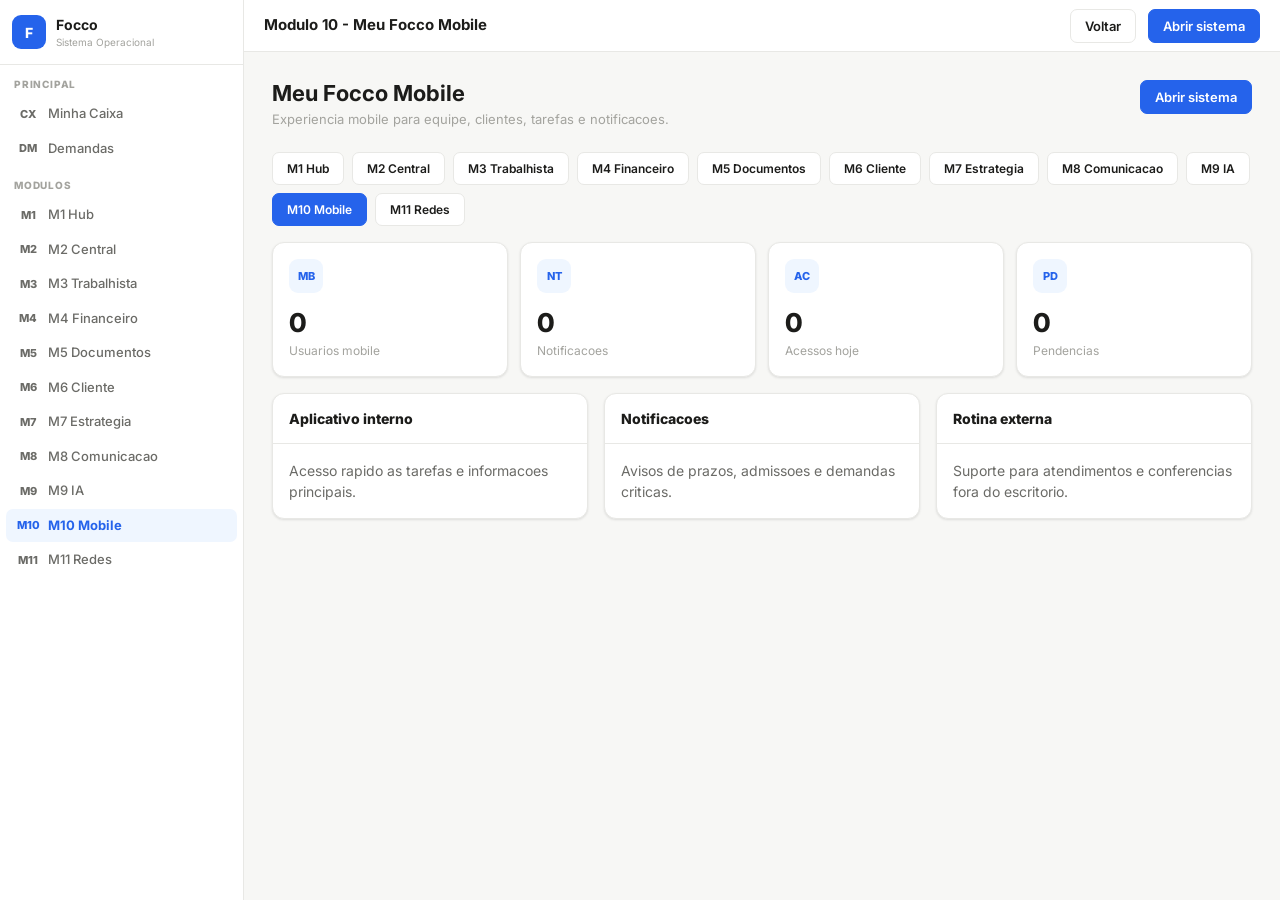
<file: modulo10-meu-focco-mobile.html>
<!doctype html>
<html lang="pt-BR">
<head>
<meta charset="utf-8">
<meta name="viewport" content="width=device-width,initial-scale=1">
<title>Focco - Modulo 10 - Meu Focco Mobile</title>
<link href="https://fonts.googleapis.com/css2?family=Inter:wght@400;500;600;700;800&display=swap" rel="stylesheet">
<style>:root{--accent:#2563EB;--accent-pale:#2563EB14}</style>
<style>:root{--bg:#F7F7F5;--surface:#fff;--surface2:#F1F1EF;--border:#E8E8E5;--text:#1C1C1A;--text2:#6B6B67;--text3:#A3A39E;--accent:#2563EB;--accent-h:#1D4ED8;--accent-pale:#EFF6FF;--sidebar-w:244px;--hdr:52px;--sh:0 1px 3px rgba(0,0,0,.07),0 1px 2px rgba(0,0,0,.04)}*{box-sizing:border-box;margin:0;padding:0}body{font-family:Inter,system-ui,sans-serif;background:var(--bg);color:var(--text);font-size:14px;line-height:1.5}.app{display:flex;min-height:100vh}.sidebar{width:var(--sidebar-w);background:var(--surface);border-right:1px solid var(--border);position:fixed;inset:0 auto 0 0;overflow:auto}.brand{padding:14px 12px;display:flex;align-items:center;gap:10px;border-bottom:1px solid var(--border)}.brand-icon{width:34px;height:34px;background:var(--accent);border-radius:9px;display:grid;place-items:center;color:#fff;font-weight:800}.brand b{display:block;font-size:14px}.brand span{display:block;font-size:10px;color:var(--text3)}.sb-section{padding:12px 14px 4px;font-size:10px;font-weight:800;color:var(--text3);text-transform:uppercase;letter-spacing:.08em}.nav{display:flex;align-items:center;gap:8px;margin:1px 6px;padding:7px 10px;border-radius:7px;color:var(--text2);text-decoration:none;font-size:13px;font-weight:500}.nav:hover{background:var(--surface2);color:var(--text)}.nav.active{background:var(--accent-pale);color:var(--accent);font-weight:700}.nav .ni{width:24px;text-align:center;font-size:11px;font-weight:800}.topbar{position:fixed;left:var(--sidebar-w);right:0;top:0;height:var(--hdr);background:var(--surface);border-bottom:1px solid var(--border);display:flex;align-items:center;gap:12px;padding:0 20px;z-index:10}.top-title{font-size:15px;font-weight:700;flex:1}.main{margin-left:var(--sidebar-w);margin-top:var(--hdr);padding:28px;min-height:calc(100vh - var(--hdr));width:100%}.ph{display:flex;align-items:flex-start;justify-content:space-between;gap:16px;margin-bottom:22px}.ph h1{font-size:22px;line-height:1.2}.ph p{font-size:13px;color:var(--text3);margin-top:4px}.btn{display:inline-flex;align-items:center;gap:6px;padding:8px 14px;border-radius:7px;border:1px solid var(--border);background:var(--surface);color:var(--text);font:600 13px Inter;cursor:pointer;text-decoration:none;white-space:nowrap}.btn:hover{background:var(--surface2)}.btn-p{background:var(--accent);border-color:var(--accent);color:#fff}.btn-p:hover{background:var(--accent-h)}.kpi-grid{display:grid;grid-template-columns:repeat(4,1fr);gap:12px;margin-bottom:16px}.kcard{background:var(--surface);border:1px solid var(--border);border-radius:12px;padding:16px;box-shadow:var(--sh);min-height:96px}.kcard .ki{width:34px;height:34px;border-radius:9px;display:grid;place-items:center;background:var(--accent-pale);margin-bottom:10px;color:var(--accent);font-size:11px;font-weight:800}.kcard .kv{font-size:26px;font-weight:800}.kcard .kl{font-size:12px;color:var(--text3)}.cols{display:grid;grid-template-columns:repeat(3,1fr);gap:16px}.card{background:var(--surface);border:1px solid var(--border);border-radius:12px;box-shadow:var(--sh)}.ch{padding:14px 16px;border-bottom:1px solid var(--border);font-weight:800}.cb{padding:16px;color:var(--text2)}.actions{display:flex;gap:8px;flex-wrap:wrap}.module-strip{display:flex;gap:8px;flex-wrap:wrap;margin-bottom:16px}.module-strip a{font-size:12px}@media(max-width:980px){.sidebar{display:none}.topbar{left:0}.main{margin-left:0}.kpi-grid,.cols{grid-template-columns:1fr}.ph{flex-direction:column}}</style>
</head>
<body>
<div class="app"><aside class="sidebar"><div class="brand"><div class="brand-icon">F</div><div><b>Focco</b><span>Sistema Operacional</span></div></div><div class="sb-section">Principal</div><a class="nav" href="index.html"><span class="ni">CX</span>Minha Caixa</a><a class="nav" href="index.html"><span class="ni">DM</span>Demandas</a><div class="sb-section">Modulos</div><a class="nav " href="index.html"><span class="ni">M1</span>M1 Hub</a><a class="nav " href="central_operacoes.html"><span class="ni">M2</span>M2 Central</a><a class="nav " href="modulo3-trabalhista-dp.html"><span class="ni">M3</span>M3 Trabalhista</a><a class="nav " href="modulo4-financeiro.html"><span class="ni">M4</span>M4 Financeiro</a><a class="nav " href="modulo5-gestao-documentos.html"><span class="ni">M5</span>M5 Documentos</a><a class="nav " href="modulo6-area-cliente.html"><span class="ni">M6</span>M6 Cliente</a><a class="nav " href="modulo7-gestao-estrategica.html"><span class="ni">M7</span>M7 Estrategia</a><a class="nav " href="modulo8-comunicacao-whatsapp.html"><span class="ni">M8</span>M8 Comunicacao</a><a class="nav " href="modulo9-focco-ia.html"><span class="ni">M9</span>M9 IA</a><a class="nav active" href="modulo10-meu-focco-mobile.html"><span class="ni">M10</span>M10 Mobile</a><a class="nav " href="modulo11-focco-redes-sociais.html"><span class="ni">M11</span>M11 Redes</a></aside><header class="topbar"><div class="top-title">Modulo 10 - Meu Focco Mobile</div><a class="btn" href="index.html">Voltar</a><a class="btn btn-p" href="index.html">Abrir sistema</a></header><main class="main"><section class="ph"><div><h1>Meu Focco Mobile</h1><p>Experiencia mobile para equipe, clientes, tarefas e notificacoes.</p></div><div class="actions"><a class="btn btn-p" href="index.html">Abrir sistema</a></div></section><nav class="module-strip"><a class="btn " href="index.html">M1 Hub</a><a class="btn " href="central_operacoes.html">M2 Central</a><a class="btn " href="modulo3-trabalhista-dp.html">M3 Trabalhista</a><a class="btn " href="modulo4-financeiro.html">M4 Financeiro</a><a class="btn " href="modulo5-gestao-documentos.html">M5 Documentos</a><a class="btn " href="modulo6-area-cliente.html">M6 Cliente</a><a class="btn " href="modulo7-gestao-estrategica.html">M7 Estrategia</a><a class="btn " href="modulo8-comunicacao-whatsapp.html">M8 Comunicacao</a><a class="btn " href="modulo9-focco-ia.html">M9 IA</a><a class="btn btn-p" href="modulo10-meu-focco-mobile.html">M10 Mobile</a><a class="btn " href="modulo11-focco-redes-sociais.html">M11 Redes</a></nav><section class="kpi-grid"><div class="kcard"><div class="ki">MB</div><div class="kv">0</div><div class="kl">Usuarios mobile</div></div><div class="kcard"><div class="ki">NT</div><div class="kv">0</div><div class="kl">Notificacoes</div></div><div class="kcard"><div class="ki">AC</div><div class="kv">0</div><div class="kl">Acessos hoje</div></div><div class="kcard"><div class="ki">PD</div><div class="kv">0</div><div class="kl">Pendencias</div></div></section><section class="cols"><div class="card"><div class="ch">Aplicativo interno</div><div class="cb">Acesso rapido as tarefas e informacoes principais.</div></div><div class="card"><div class="ch">Notificacoes</div><div class="cb">Avisos de prazos, admissoes e demandas criticas.</div></div><div class="card"><div class="ch">Rotina externa</div><div class="cb">Suporte para atendimentos e conferencias fora do escritorio.</div></div></section></main></div>
</body>
</html>
</file>
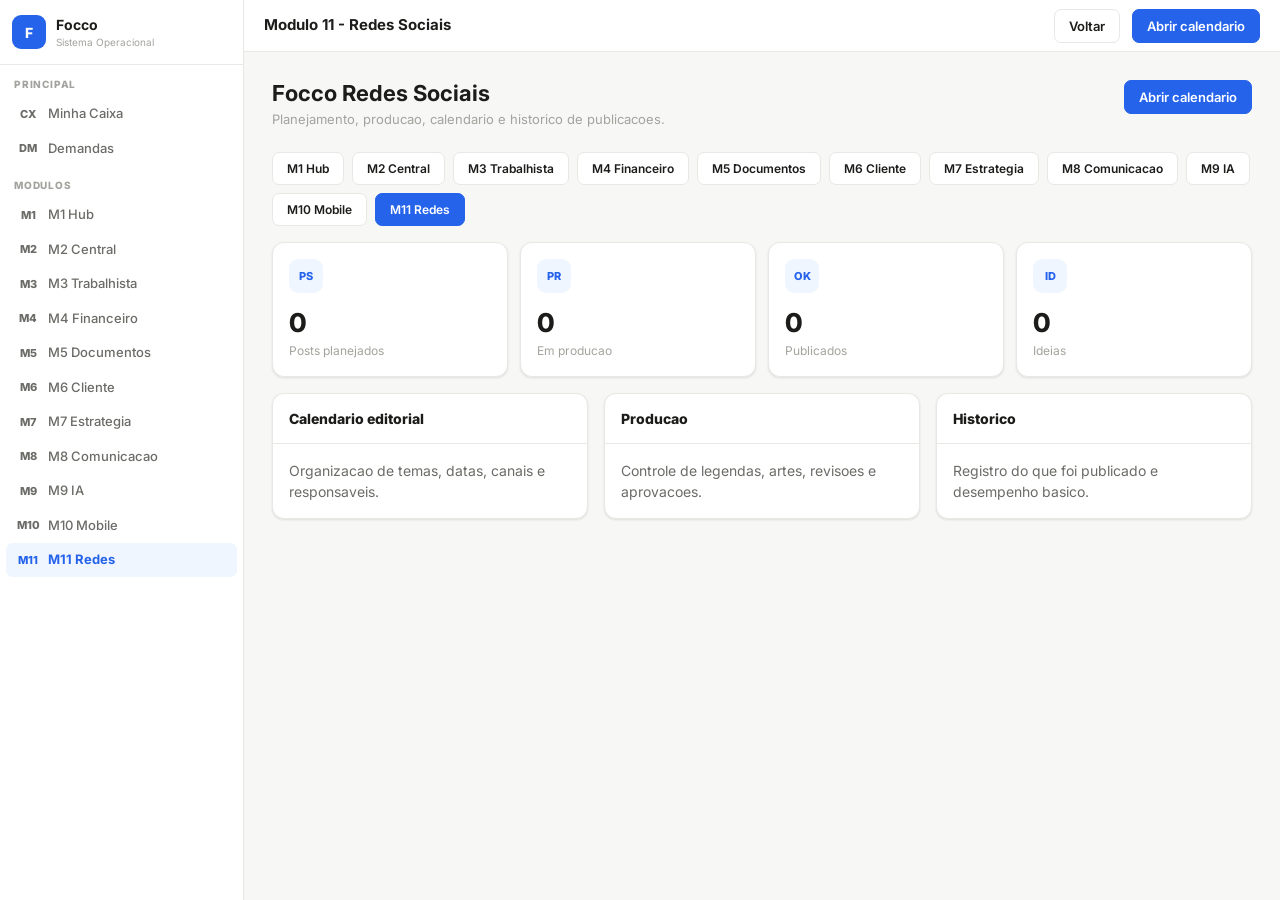
<file: modulo11-focco-redes-sociais.html>
<!doctype html>
<html lang="pt-BR">
<head>
<meta charset="utf-8">
<meta name="viewport" content="width=device-width,initial-scale=1">
<title>Focco - Modulo 11 - Redes Sociais</title>
<link href="https://fonts.googleapis.com/css2?family=Inter:wght@400;500;600;700;800&display=swap" rel="stylesheet">
<style>:root{--accent:#E11D48;--accent-pale:#E11D4814}</style>
<style>:root{--bg:#F7F7F5;--surface:#fff;--surface2:#F1F1EF;--border:#E8E8E5;--text:#1C1C1A;--text2:#6B6B67;--text3:#A3A39E;--accent:#2563EB;--accent-h:#1D4ED8;--accent-pale:#EFF6FF;--sidebar-w:244px;--hdr:52px;--sh:0 1px 3px rgba(0,0,0,.07),0 1px 2px rgba(0,0,0,.04)}*{box-sizing:border-box;margin:0;padding:0}body{font-family:Inter,system-ui,sans-serif;background:var(--bg);color:var(--text);font-size:14px;line-height:1.5}.app{display:flex;min-height:100vh}.sidebar{width:var(--sidebar-w);background:var(--surface);border-right:1px solid var(--border);position:fixed;inset:0 auto 0 0;overflow:auto}.brand{padding:14px 12px;display:flex;align-items:center;gap:10px;border-bottom:1px solid var(--border)}.brand-icon{width:34px;height:34px;background:var(--accent);border-radius:9px;display:grid;place-items:center;color:#fff;font-weight:800}.brand b{display:block;font-size:14px}.brand span{display:block;font-size:10px;color:var(--text3)}.sb-section{padding:12px 14px 4px;font-size:10px;font-weight:800;color:var(--text3);text-transform:uppercase;letter-spacing:.08em}.nav{display:flex;align-items:center;gap:8px;margin:1px 6px;padding:7px 10px;border-radius:7px;color:var(--text2);text-decoration:none;font-size:13px;font-weight:500}.nav:hover{background:var(--surface2);color:var(--text)}.nav.active{background:var(--accent-pale);color:var(--accent);font-weight:700}.nav .ni{width:24px;text-align:center;font-size:11px;font-weight:800}.topbar{position:fixed;left:var(--sidebar-w);right:0;top:0;height:var(--hdr);background:var(--surface);border-bottom:1px solid var(--border);display:flex;align-items:center;gap:12px;padding:0 20px;z-index:10}.top-title{font-size:15px;font-weight:700;flex:1}.main{margin-left:var(--sidebar-w);margin-top:var(--hdr);padding:28px;min-height:calc(100vh - var(--hdr));width:100%}.ph{display:flex;align-items:flex-start;justify-content:space-between;gap:16px;margin-bottom:22px}.ph h1{font-size:22px;line-height:1.2}.ph p{font-size:13px;color:var(--text3);margin-top:4px}.btn{display:inline-flex;align-items:center;gap:6px;padding:8px 14px;border-radius:7px;border:1px solid var(--border);background:var(--surface);color:var(--text);font:600 13px Inter;cursor:pointer;text-decoration:none;white-space:nowrap}.btn:hover{background:var(--surface2)}.btn-p{background:var(--accent);border-color:var(--accent);color:#fff}.btn-p:hover{background:var(--accent-h)}.kpi-grid{display:grid;grid-template-columns:repeat(4,1fr);gap:12px;margin-bottom:16px}.kcard{background:var(--surface);border:1px solid var(--border);border-radius:12px;padding:16px;box-shadow:var(--sh);min-height:96px}.kcard .ki{width:34px;height:34px;border-radius:9px;display:grid;place-items:center;background:var(--accent-pale);margin-bottom:10px;color:var(--accent);font-size:11px;font-weight:800}.kcard .kv{font-size:26px;font-weight:800}.kcard .kl{font-size:12px;color:var(--text3)}.cols{display:grid;grid-template-columns:repeat(3,1fr);gap:16px}.card{background:var(--surface);border:1px solid var(--border);border-radius:12px;box-shadow:var(--sh)}.ch{padding:14px 16px;border-bottom:1px solid var(--border);font-weight:800}.cb{padding:16px;color:var(--text2)}.actions{display:flex;gap:8px;flex-wrap:wrap}.module-strip{display:flex;gap:8px;flex-wrap:wrap;margin-bottom:16px}.module-strip a{font-size:12px}@media(max-width:980px){.sidebar{display:none}.topbar{left:0}.main{margin-left:0}.kpi-grid,.cols{grid-template-columns:1fr}.ph{flex-direction:column}}</style>
</head>
<body>
<div class="app"><aside class="sidebar"><div class="brand"><div class="brand-icon">F</div><div><b>Focco</b><span>Sistema Operacional</span></div></div><div class="sb-section">Principal</div><a class="nav" href="index.html"><span class="ni">CX</span>Minha Caixa</a><a class="nav" href="index.html"><span class="ni">DM</span>Demandas</a><div class="sb-section">Modulos</div><a class="nav " href="index.html"><span class="ni">M1</span>M1 Hub</a><a class="nav " href="central_operacoes.html"><span class="ni">M2</span>M2 Central</a><a class="nav " href="modulo3-trabalhista-dp.html"><span class="ni">M3</span>M3 Trabalhista</a><a class="nav " href="modulo4-financeiro.html"><span class="ni">M4</span>M4 Financeiro</a><a class="nav " href="modulo5-gestao-documentos.html"><span class="ni">M5</span>M5 Documentos</a><a class="nav " href="modulo6-area-cliente.html"><span class="ni">M6</span>M6 Cliente</a><a class="nav " href="modulo7-gestao-estrategica.html"><span class="ni">M7</span>M7 Estrategia</a><a class="nav " href="modulo8-comunicacao-whatsapp.html"><span class="ni">M8</span>M8 Comunicacao</a><a class="nav " href="modulo9-focco-ia.html"><span class="ni">M9</span>M9 IA</a><a class="nav " href="modulo10-meu-focco-mobile.html"><span class="ni">M10</span>M10 Mobile</a><a class="nav active" href="modulo11-focco-redes-sociais.html"><span class="ni">M11</span>M11 Redes</a></aside><header class="topbar"><div class="top-title">Modulo 11 - Redes Sociais</div><a class="btn" href="index.html">Voltar</a><a class="btn btn-p" href="index.html">Abrir calendario</a></header><main class="main"><section class="ph"><div><h1>Focco Redes Sociais</h1><p>Planejamento, producao, calendario e historico de publicacoes.</p></div><div class="actions"><a class="btn btn-p" href="index.html">Abrir calendario</a></div></section><nav class="module-strip"><a class="btn " href="index.html">M1 Hub</a><a class="btn " href="central_operacoes.html">M2 Central</a><a class="btn " href="modulo3-trabalhista-dp.html">M3 Trabalhista</a><a class="btn " href="modulo4-financeiro.html">M4 Financeiro</a><a class="btn " href="modulo5-gestao-documentos.html">M5 Documentos</a><a class="btn " href="modulo6-area-cliente.html">M6 Cliente</a><a class="btn " href="modulo7-gestao-estrategica.html">M7 Estrategia</a><a class="btn " href="modulo8-comunicacao-whatsapp.html">M8 Comunicacao</a><a class="btn " href="modulo9-focco-ia.html">M9 IA</a><a class="btn " href="modulo10-meu-focco-mobile.html">M10 Mobile</a><a class="btn btn-p" href="modulo11-focco-redes-sociais.html">M11 Redes</a></nav><section class="kpi-grid"><div class="kcard"><div class="ki">PS</div><div class="kv">0</div><div class="kl">Posts planejados</div></div><div class="kcard"><div class="ki">PR</div><div class="kv">0</div><div class="kl">Em producao</div></div><div class="kcard"><div class="ki">OK</div><div class="kv">0</div><div class="kl">Publicados</div></div><div class="kcard"><div class="ki">ID</div><div class="kv">0</div><div class="kl">Ideias</div></div></section><section class="cols"><div class="card"><div class="ch">Calendario editorial</div><div class="cb">Organizacao de temas, datas, canais e responsaveis.</div></div><div class="card"><div class="ch">Producao</div><div class="cb">Controle de legendas, artes, revisoes e aprovacoes.</div></div><div class="card"><div class="ch">Historico</div><div class="cb">Registro do que foi publicado e desempenho basico.</div></div></section></main></div>
</body>
</html>
</file>
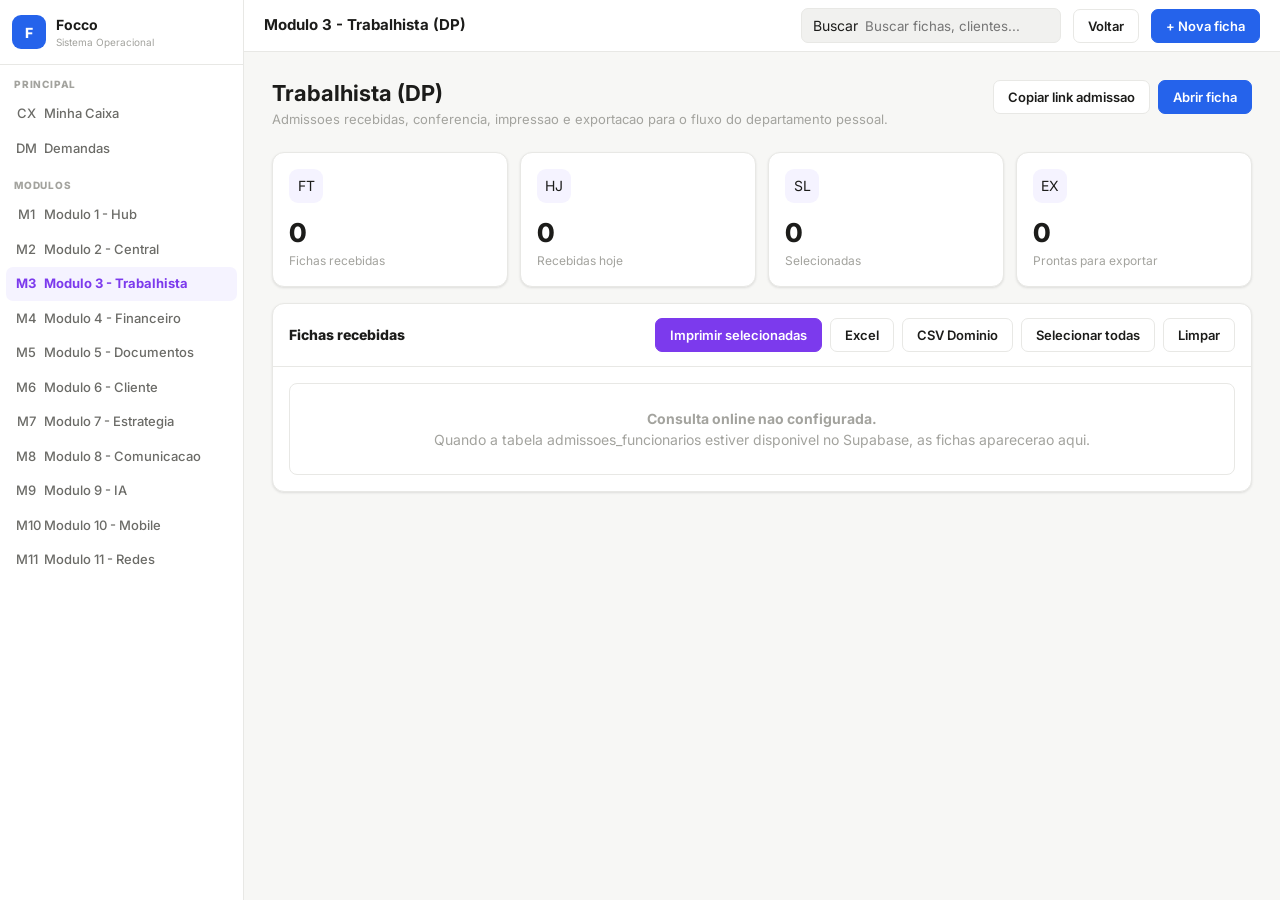
<file: modulo3-trabalhista-dp.html>
<!doctype html>
<html lang="pt-BR">
<head>
<meta charset="utf-8">
<meta name="viewport" content="width=device-width,initial-scale=1">
<title>Focco - Modulo 3 Trabalhista (DP)</title>
<link href="https://fonts.googleapis.com/css2?family=Inter:wght@400;500;600;700;800&display=swap" rel="stylesheet">
<style>
:root{--bg:#F7F7F5;--surface:#fff;--surface2:#F1F1EF;--border:#E8E8E5;--border2:#D0D0CC;--text:#1C1C1A;--text2:#6B6B67;--text3:#A3A39E;--accent:#2563EB;--accent-h:#1D4ED8;--accent-pale:#EFF6FF;--purple:#7C3AED;--purple-pale:#F5F3FF;--green:#059669;--green-pale:#ECFDF5;--amber:#D97706;--amber-pale:#FFFBEB;--red:#DC2626;--red-pale:#FEF2F2;--sidebar-w:244px;--hdr:52px;--r:8px;--sh:0 1px 3px rgba(0,0,0,.07),0 1px 2px rgba(0,0,0,.04)}
*{box-sizing:border-box;margin:0;padding:0}body{font-family:Inter,system-ui,sans-serif;background:var(--bg);color:var(--text);font-size:14px;line-height:1.5}.app{display:flex;min-height:100vh}.sidebar{width:var(--sidebar-w);background:var(--surface);border-right:1px solid var(--border);position:fixed;inset:0 auto 0 0;overflow:auto}.brand{padding:14px 12px;display:flex;align-items:center;gap:10px;border-bottom:1px solid var(--border)}.brand-icon{width:34px;height:34px;background:var(--accent);border-radius:9px;display:grid;place-items:center;color:#fff;font-weight:800}.brand b{display:block;font-size:14px}.brand span{display:block;font-size:10px;color:var(--text3)}.sb-section{padding:12px 14px 4px;font-size:10px;font-weight:800;color:var(--text3);text-transform:uppercase;letter-spacing:.08em}.nav{display:flex;align-items:center;gap:8px;margin:1px 6px;padding:7px 10px;border-radius:7px;color:var(--text2);text-decoration:none;font-size:13px;font-weight:500}.nav:hover{background:var(--surface2);color:var(--text)}.nav.active{background:var(--purple-pale);color:var(--purple);font-weight:700}.nav .ni{width:20px;text-align:center}.topbar{position:fixed;left:var(--sidebar-w);right:0;top:0;height:var(--hdr);background:var(--surface);border-bottom:1px solid var(--border);display:flex;align-items:center;gap:12px;padding:0 20px;z-index:10}.top-title{font-size:15px;font-weight:700;flex:1}.search{display:flex;align-items:center;gap:7px;background:var(--surface2);border:1px solid var(--border);border-radius:7px;padding:6px 11px;width:260px}.search input{border:0;background:transparent;outline:0;width:100%;font-family:Inter;color:var(--text)}.main{margin-left:var(--sidebar-w);margin-top:var(--hdr);padding:28px;min-height:calc(100vh - var(--hdr));width:100%}.ph{display:flex;align-items:flex-start;justify-content:space-between;gap:16px;margin-bottom:22px}.ph h1{font-size:22px;line-height:1.2}.ph p{font-size:13px;color:var(--text3);margin-top:4px}.btn{display:inline-flex;align-items:center;gap:6px;padding:8px 14px;border-radius:7px;border:1px solid var(--border);background:var(--surface);color:var(--text);font:600 13px Inter;cursor:pointer;text-decoration:none;white-space:nowrap}.btn:hover{background:var(--surface2)}.btn-p{background:var(--accent);border-color:var(--accent);color:#fff}.btn-p:hover{background:var(--accent-h)}.btn-purple{background:var(--purple);border-color:var(--purple);color:#fff}.btn-ok{background:var(--green-pale);border-color:#BBF7D0;color:var(--green)}.kpi-grid{display:grid;grid-template-columns:repeat(4,1fr);gap:12px;margin-bottom:16px}.kcard{background:var(--surface);border:1px solid var(--border);border-radius:12px;padding:16px;box-shadow:var(--sh);min-height:96px}.kcard .ki{width:34px;height:34px;border-radius:9px;display:grid;place-items:center;background:var(--purple-pale);margin-bottom:10px}.kcard .kv{font-size:26px;font-weight:800}.kcard .kl{font-size:12px;color:var(--text3)}.card{background:var(--surface);border:1px solid var(--border);border-radius:12px;box-shadow:var(--sh);margin-bottom:16px}.ch{padding:14px 16px;border-bottom:1px solid var(--border);display:flex;align-items:center;justify-content:space-between;gap:12px}.ct{font-weight:800}.cb{padding:16px}.actions{display:flex;gap:8px;flex-wrap:wrap}.table-wrap{overflow:auto;border:1px solid var(--border);border-radius:8px;background:#fff}.tbl{width:100%;border-collapse:collapse;font-size:12px}.tbl th,.tbl td{padding:10px 12px;border-bottom:1px solid var(--border);text-align:left;white-space:nowrap}.tbl th{background:#F8FAFC;color:#6B7280;text-transform:uppercase;font-size:11px}.tbl tr{cursor:pointer}.tbl tbody tr:hover{background:var(--accent-pale)}.tbl tr.selected{background:var(--purple-pale)}.check-cell{width:42px;text-align:center}.tag{display:inline-flex;align-items:center;padding:3px 8px;border-radius:999px;font-size:11px;font-weight:700}.tag.ok{background:var(--green-pale);color:var(--green)}.tag.wait{background:var(--amber-pale);color:var(--amber)}.muted{color:var(--text3)}.detail-grid{display:grid;grid-template-columns:repeat(2,1fr);gap:10px}.field{border:1px solid var(--border);border-radius:8px;padding:10px;background:#FBFBFD}.field span{display:block;font-size:10px;color:var(--text3);text-transform:uppercase;font-weight:800;margin-bottom:4px}.field strong{font-size:13px;white-space:pre-wrap}.section-title{font-size:12px;font-weight:800;text-transform:uppercase;color:var(--accent);margin:18px 0 8px}.mini-table{width:100%;border-collapse:collapse;background:#fff;border:1px solid var(--border);border-radius:8px;overflow:hidden;font-size:12px}.mini-table th{background:#F8FAFC;color:#64748b;text-transform:uppercase;font-size:10px;text-align:left;padding:9px 10px;border-bottom:1px solid var(--border)}.mini-table td{padding:10px;border-bottom:1px solid var(--border);font-weight:700}.mini-table tr:last-child td{border-bottom:0}.empty{padding:24px;text-align:center;color:var(--text3)}@media(max-width:980px){.sidebar{display:none}.topbar{left:0}.main{margin-left:0}.kpi-grid,.detail-grid{grid-template-columns:1fr}.ph{flex-direction:column}.search{display:none}}
.btn-er{background:var(--red-pale);border-color:#fecaca;color:var(--red)}
</style>
</head>
<body>
<div class="app">
  <aside class="sidebar">
    <div class="brand"><div class="brand-icon">F</div><div><b>Focco</b><span>Sistema Operacional</span></div></div>
    <div class="sb-section">Principal</div>
    <a class="nav" href="index.html"><span class="ni">CX</span>Minha Caixa</a>
    <a class="nav" href="index.html"><span class="ni">DM</span>Demandas</a>
    <div class="sb-section">Modulos</div>
    <a class="nav" href="index.html"><span class="ni">M1</span>Modulo 1 - Hub</a>
    <a class="nav" href="central_operacoes.html"><span class="ni">M2</span>Modulo 2 - Central</a>
    <a class="nav active" href="modulo3-trabalhista-dp.html"><span class="ni">M3</span>Modulo 3 - Trabalhista</a>
    <a class="nav" href="modulo4-financeiro.html"><span class="ni">M4</span>Modulo 4 - Financeiro</a>
    <a class="nav" href="modulo5-gestao-documentos.html"><span class="ni">M5</span>Modulo 5 - Documentos</a>
    <a class="nav" href="modulo6-area-cliente.html"><span class="ni">M6</span>Modulo 6 - Cliente</a>
    <a class="nav" href="modulo7-gestao-estrategica.html"><span class="ni">M7</span>Modulo 7 - Estrategia</a>
    <a class="nav" href="modulo8-comunicacao-whatsapp.html"><span class="ni">M8</span>Modulo 8 - Comunicacao</a>
    <a class="nav" href="modulo9-focco-ia.html"><span class="ni">M9</span>Modulo 9 - IA</a>
    <a class="nav" href="modulo10-meu-focco-mobile.html"><span class="ni">M10</span>Modulo 10 - Mobile</a>
    <a class="nav" href="modulo11-focco-redes-sociais.html"><span class="ni">M11</span>Modulo 11 - Redes</a>
  </aside>
  <header class="topbar"><div class="top-title">Modulo 3 - Trabalhista (DP)</div><div class="search">Buscar<input id="buscaFicha" placeholder="Buscar fichas, clientes..." oninput="renderFichas()"></div><a class="btn" href="index.html">Voltar</a><a class="btn btn-p" href="focco-admissao.html">+ Nova ficha</a></header>
  <main class="main">
    <section class="ph"><div><h1>Trabalhista (DP)</h1><p>Admissoes recebidas, conferencia, impressao e exportacao para o fluxo do departamento pessoal.</p></div><div class="actions"><button class="btn" onclick="copiarLink('focco-admissao.html')">Copiar link admissao</button><a class="btn btn-p" href="focco-admissao.html">Abrir ficha</a></div></section>
    <section class="kpi-grid"><div class="kcard"><div class="ki">FT</div><div class="kv" id="kTotal">0</div><div class="kl">Fichas recebidas</div></div><div class="kcard"><div class="ki">HJ</div><div class="kv" id="kHoje">0</div><div class="kl">Recebidas hoje</div></div><div class="kcard"><div class="ki">SL</div><div class="kv" id="kSelecionadas">0</div><div class="kl">Selecionadas</div></div><div class="kcard"><div class="ki">EX</div><div class="kv" id="kExportar">0</div><div class="kl">Prontas para exportar</div></div></section>
    <section class="card"><div class="ch"><div class="ct">Fichas recebidas</div><div class="actions"><button class="btn btn-purple" onclick="imprimirFichasSelecionadas()">Imprimir selecionadas</button><button class="btn" onclick="exportarDominioExcel()">Excel</button><button class="btn" onclick="exportarDominioCSV()">CSV Dominio</button><button class="btn" onclick="selecionarTodasFichas()">Selecionar todas</button><button class="btn" onclick="limparSelecaoFichas()">Limpar</button><button class="btn btn-er" id="btnExcluirSelecionadas" style="display:none" onclick="excluirFichasSelecionadas()">Excluir selecionadas</button></div></div><div class="cb"><div id="admissoesRecebidas" class="table-wrap"><div class="empty">Carregando fichas recebidas...</div></div></div></section>
    <section class="card" id="painelFicha" style="display:none"><div class="ch"><div><div class="ct" id="detTitulo">Ficha selecionada</div><div class="muted" id="detSub" style="font-size:12px;margin-top:2px"></div></div><div class="actions"><button class="btn btn-p" onclick="imprimirFichaAberta()">Imprimir ficha</button><button class="btn" onclick="exportarFichaAbertaJSON()">Exportar JSON</button><button class="btn" onclick="copiarFichaAberta()">Copiar resumo</button><button class="btn" onclick="copiarDominioAberta()">Copiar Dominio</button><button class="btn btn-er" id="btnExcluirAberta" style="display:none" onclick="excluirFichaAberta()">Excluir ficha</button></div></div><div class="cb" id="detConteudo"></div></section>
  </main>
</div>
<script>
const FOCCO_SUPABASE_URL='https://nambhrizjnhebqgfztux.supabase.co';
const FOCCO_SUPABASE_KEY='eyJhbGciOiJIUzI1NiIsInR5cCI6IkpXVCJ9.eyJpc3MiOiJzdXBhYmFzZSIsInJlZiI6Im5hbWJocml6am5oZWJxZ2Z6dHV4Iiwicm9sZSI6ImFub24iLCJpYXQiOjE3ODEzNDUzMDIsImV4cCI6MjA5NjkyMTMwMn0.AeBCJetQQugrpDAaOPrEYgHor9irmosN8EWogCtPzSo';
let fichasAdmissao=[];let fichaAbertaIndex=-1;let usuarioAtualDP=null;
const DOMINIO_COLUNAS=[['empresa','Empresa'],['protocolo','Protocolo'],['nome','Nome do empregado'],['cpf','CPF'],['nascimento','Data nascimento'],['sexo','Sexo'],['estado_civil','Estado civil'],['rg','RG'],['rg_orgao','Orgao emissor RG'],['pis','PIS/PASEP'],['ctps_numero','CTPS numero'],['ctps_serie','CTPS serie'],['cep','CEP'],['logradouro','Endereco'],['numero','Numero'],['complemento','Complemento'],['bairro','Bairro'],['cidade','Cidade'],['uf','UF'],['celular','Celular'],['email','Email'],['cargo','Cargo'],['cbo','CBO'],['data_admissao','Data admissao'],['salario','Salario'],['tipo_salario','Tipo salario'],['horario','Horario'],['banco','Banco'],['agencia','Agencia'],['conta','Conta'],['pix','PIX'],['observacoes','Observacoes']];
const GRAU_INSTRUCAO_LABELS={'1':'Analfabeto','2':'Fundamental Incompleto','3':'Fundamental Completo','4':'Medio Incompleto','5':'Medio Completo','6':'Superior Incompleto','7':'Superior Completo','8':'Pos-Graduacao / Especializacao','9':'Mestrado','10':'Doutorado / PhD'};
function esc(v){return String(v??'').replace(/[&<>"']/g,m=>({'&':'&amp;','<':'&lt;','>':'&gt;','"':'&quot;',"'":'&#39;'}[m]));}
function fichaDados(f){return (f&&f.dados)||f||{};}
function protocoloFicha(f){const d=fichaDados(f);return f.protocolo||d.protocolo||'SEM PROTOCOLO';}
function getUsuarioAtualDP(){if(usuarioAtualDP)return usuarioAtualDP;try{const sess=JSON.parse(localStorage.getItem('focco_auth')||'null');usuarioAtualDP=sess?.profile||sess?.user?.profile||null;}catch(e){}return usuarioAtualDP||{};}
function isGestorDP(){const u=getUsuarioAtualDP();const p=String(u.perfil||'').toLowerCase();return ['gestor','admin','administrador','supervisor'].includes(p)||String(u.nome||'').toLowerCase().includes('edniel');}
function atualizarPermissoesDP(){const vis=isGestorDP()?'inline-flex':'none';['btnExcluirSelecionadas','btnExcluirAberta'].forEach(id=>{const el=document.getElementById(id);if(el)el.style.display=vis;});}
function formatarDataBR(v){if(!v)return v;const s=String(v).trim();let m=s.match(/^(\d{4})-(\d{2})-(\d{2})(?:[T ].*)?$/);if(m)return`${m[3]}/${m[2]}/${m[1]}`;m=s.match(/^(\d{1,2})\/(\d{1,2})\/(\d{4})$/);if(m){const a=Number(m[1]),b=Number(m[2]);if(a>12)return`${String(a).padStart(2,'0')}/${String(b).padStart(2,'0')}/${m[3]}`;if(b>12)return`${String(b).padStart(2,'0')}/${String(a).padStart(2,'0')}/${m[3]}`;return`${String(a).padStart(2,'0')}/${String(b).padStart(2,'0')}/${m[3]}`;}return s;}
function formatarValorFicha(key,v){if(v===true)return'SIM';if(v===false)return'NAO';if(v==null||v==='')return'-';if(key==='grau_instrucao')v=GRAU_INSTRUCAO_LABELS[String(v)]||v;if(/data|nascimento|validade|admissao/i.test(key))v=formatarDataBR(v);return String(v).toLocaleUpperCase('pt-BR');}
function valorFicha(d,key){return formatarValorFicha(key,d&&d[key]);}
function valorDependente(key,v){return v==null||v===''?'':formatarValorFicha(key,v);}
function horarioSelecionado(d){if(!d)return '-';if(d.horario_livre)return valorFicha(d,'horario_livre');const h=String(d.horario||'');if(!h||/^selecione/i.test(h))return '-';const limpo=h.replace(/\s*\|\s*OBS:.*$/i,'');return /^selecione/i.test(limpo)?'-':formatarValorFicha('horario',limpo);}
function observacaoHorario(d){if(d&&d.horario_obs)return valorFicha(d,'horario_obs');const h=String((d&&d.horario)||'');const m=h.match(/\|\s*OBS:\s*(.+)$/i);return m?formatarValorFicha('horario_obs',m[1]):'-';}
async function copiarLink(path){const url=new URL(path,window.location.href).href;try{await navigator.clipboard.writeText(url);alert('Link copiado.')}catch(e){prompt('Copie o link:',url)}}
async function dpApi(path,options){options=options||{};options.headers=Object.assign({apikey:FOCCO_SUPABASE_KEY,Authorization:'Bearer '+FOCCO_SUPABASE_KEY,'Content-Type':'application/json'},options.headers||{});return fetch(FOCCO_SUPABASE_URL+path,options)}
async function registrarAuditoriaExclusaoFicha(f,motivo){
  const u=getUsuarioAtualDP();
  const d=fichaDados(f);
  const detalhes={
    modulo:'Modulo 3 - Trabalhista DP',
    acao:'exclusao_ficha_admissao',
    motivo,
    ficha_id:f.id||null,
    protocolo:protocoloFicha(f),
    funcionario:d.nome||f.funcionario_nome||'',
    empresa:d.empresa||'',
    cpf:d.cpf||'',
    data_admissao:d.data_admissao||'',
    removida_em:new Date().toISOString(),
    snapshot:f
  };
  const log={usuario_id:u.id||null,usuario_nome:u.nome||u.usuario||'Usuario nao identificado',acao:'exclusao_ficha_admissao',detalhes:JSON.stringify(detalhes),demanda_id:null,created_at:new Date().toISOString()};
  const r=await dpApi('/rest/v1/auditoria',{method:'POST',headers:{Prefer:'return=minimal'},body:JSON.stringify(log)});
  if(!r.ok)throw new Error('Falha ao gravar auditoria: '+await r.text());
}
async function excluirFichaPorIndice(i,motivo){
  const f=fichasAdmissao[i];if(!f||!f.id)throw new Error('Ficha sem identificador para exclusao.');
  await registrarAuditoriaExclusaoFicha(f,motivo);
  const r=await dpApi('/rest/v1/admissoes_funcionarios?id=eq.'+encodeURIComponent(f.id),{method:'DELETE',headers:{Prefer:'return=minimal'}});
  if(!r.ok)throw new Error('Falha ao excluir ficha: '+await r.text());
}
async function excluirFichaAberta(){
  if(!isGestorDP()){alert('Apenas gestor pode excluir fichas.');return}
  if(fichaAbertaIndex<0)return;
  const f=fichasAdmissao[fichaAbertaIndex],d=fichaDados(f);
  const motivo=prompt('Informe o motivo da exclusao da ficha de '+(d.nome||f.funcionario_nome||'funcionario')+':');
  if(!motivo||!motivo.trim()){alert('Exclusao cancelada. O motivo e obrigatorio.');return}
  if(!confirm('Confirmar exclusao definitiva desta ficha? A auditoria sera registrada antes da exclusao.'))return;
  try{await excluirFichaPorIndice(fichaAbertaIndex,motivo.trim());alert('Ficha excluida com auditoria registrada.');fichaAbertaIndex=-1;document.getElementById('painelFicha').style.display='none';await carregarAdmissoesRecebidas();}catch(e){alert(e.message||String(e))}
}
async function excluirFichasSelecionadas(){
  if(!isGestorDP()){alert('Apenas gestor pode excluir fichas.');return}
  const indices=Array.from(document.querySelectorAll('.chk-ficha:checked')).map(chk=>Number(chk.value)).filter(n=>!Number.isNaN(n));
  if(!indices.length){alert('Selecione pelo menos uma ficha.');return}
  const motivo=prompt('Informe o motivo da exclusao das '+indices.length+' ficha(s):');
  if(!motivo||!motivo.trim()){alert('Exclusao cancelada. O motivo e obrigatorio.');return}
  if(!confirm('Confirmar exclusao definitiva das fichas selecionadas?'))return;
  let ok=0,erro=0;
  for(const i of indices){try{await excluirFichaPorIndice(i,motivo.trim());ok++}catch(e){console.error('excluir ficha',e);erro++}}
  alert('Exclusao concluida: '+ok+' ficha(s) removida(s), '+erro+' erro(s).');
  fichaAbertaIndex=-1;document.getElementById('painelFicha').style.display='none';await carregarAdmissoesRecebidas();
}
function auditarFichaJessu(){
  const achadas=fichasAdmissao.filter(f=>String(fichaDados(f).nome||f.funcionario_nome||'').toLocaleUpperCase('pt-BR').includes('JESSU FRANCO RODRIGUES'));
  achadas.forEach(f=>{const d=fichaDados(f);console.info('Auditoria JESSU FRANCO RODRIGUES',{id:f.id,protocolo:protocoloFicha(f),data_admissao_bruta:d.data_admissao,data_admissao_formatada:formatarDataBR(d.data_admissao),created_at:f.created_at,horario:d.horario,horario_obs:d.horario_obs,horario_livre:d.horario_livre});});
}
async function carregarAdmissoesRecebidas(){atualizarPermissoesDP();const el=document.getElementById('admissoesRecebidas');try{const r=await fetch(`${FOCCO_SUPABASE_URL}/rest/v1/admissoes_funcionarios?select=*&order=created_at.desc&limit=100`,{headers:{apikey:FOCCO_SUPABASE_KEY,Authorization:'Bearer '+FOCCO_SUPABASE_KEY}});if(!r.ok)throw new Error('Tabela indisponivel');fichasAdmissao=await r.json();auditarFichaJessu();renderFichas();}catch(e){el.innerHTML='<div class="empty"><b>Consulta online nao configurada.</b><br>Quando a tabela admissoes_funcionarios estiver disponivel no Supabase, as fichas aparecerao aqui.</div>';atualizarKpis();}}
function fichaLinha(f,i){const d=fichaDados(f);const data=f.created_at?new Date(f.created_at).toLocaleDateString('pt-BR'):formatarDataBR(d.data_envio)||'';const nome=d.nome||f.funcionario_nome||'Funcionario sem nome';const cliente=d.empresa||'Empresa nao informada';return `<tr onclick="abrirFicha(${i})" class="${i===fichaAbertaIndex?'selected':''}"><td class="check-cell" onclick="event.stopPropagation()"><input type="checkbox" class="chk-ficha" value="${i}" onchange="atualizarKpis()"></td><td>${esc(protocoloFicha(f))}</td><td>${esc(cliente)}</td><td><b>${esc(nome)}</b></td><td>${esc(d.cpf||'')}</td><td>${esc(formatarDataBR(d.data_admissao)||'')}</td><td>${esc(data)}</td><td><span class="tag ok">Recebida</span></td></tr>`;}
function renderFichas(){const el=document.getElementById('admissoesRecebidas');const q=(document.getElementById('buscaFicha')?.value||'').toLowerCase();const rows=fichasAdmissao.map((f,i)=>({f,i,d:fichaDados(f)})).filter(x=>!q||[protocoloFicha(x.f),x.d.empresa,x.d.nome,x.f.funcionario_nome,x.d.cpf].join(' ').toLowerCase().includes(q));if(!rows.length){el.innerHTML='<div class="empty">Nenhuma ficha encontrada.</div>';atualizarKpis();return;}el.innerHTML=`<table class="tbl"><thead><tr><th class="check-cell"></th><th>Numero</th><th>Cliente</th><th>Nome do funcionario</th><th>CPF</th><th>Admissao</th><th>Recebida em</th><th>Status</th></tr></thead><tbody>${rows.map(x=>fichaLinha(x.f,x.i)).join('')}</tbody></table>`;atualizarKpis();}
function atualizarKpis(){const hoje=new Date().toLocaleDateString('pt-BR');document.getElementById('kTotal').textContent=fichasAdmissao.length;document.getElementById('kHoje').textContent=fichasAdmissao.filter(f=>f.created_at&&new Date(f.created_at).toLocaleDateString('pt-BR')===hoje).length;document.getElementById('kSelecionadas').textContent=document.querySelectorAll('.chk-ficha:checked').length;document.getElementById('kExportar').textContent=fichasAdmissao.length;}
function abrirFicha(i){fichaAbertaIndex=i;renderFichas();atualizarPermissoesDP();const f=fichasAdmissao[i];if(!f)return;const d=fichaDados(f);document.getElementById('painelFicha').style.display='block';document.getElementById('detTitulo').textContent=(d.nome||f.funcionario_nome||'Funcionario sem nome').toLocaleUpperCase('pt-BR');document.getElementById('detSub').textContent=`${d.empresa||'Empresa nao informada'} - ${protocoloFicha(f)}`;document.getElementById('detConteudo').innerHTML=htmlDetalheFicha(f);document.getElementById('painelFicha').scrollIntoView({behavior:'smooth',block:'start'});}
function campoDetalhe(label,value){return `<div class="field"><span>${esc(label)}</span><strong>${esc(value)}</strong></div>`;}
function secaoDetalhe(titulo,campos){const itens=campos.filter(c=>c&&c[1]&&c[1]!=='-');if(!itens.length)return'';return `<div class="section-title">${esc(titulo)}</div><div class="detail-grid">${itens.map(c=>campoDetalhe(c[0],c[1])).join('')}</div>`;}
function dependentesFicha(d){const ids=Array.from(new Set(Object.keys(d).map(k=>{const m=k.match(/^dep_(?:nome|cpf|nascimento|parentesco)_(\d+)$/)||k.match(/^dep_(\d+)_(?:nome|cpf|nascimento|parentesco)$/);return m?m[1]:null;}).filter(Boolean)));return ids.map(n=>({nome:valorDependente('dep_nome',d[`dep_nome_${n}`]||d[`dep_${n}_nome`]),cpf:valorDependente('dep_cpf',d[`dep_cpf_${n}`]||d[`dep_${n}_cpf`]),nascimento:valorDependente('dep_nascimento',d[`dep_nascimento_${n}`]||d[`dep_${n}_nascimento`]),parentesco:valorDependente('dep_parentesco',d[`dep_parentesco_${n}`]||d[`dep_${n}_parentesco`])})).filter(dep=>dep.nome||dep.cpf||dep.nascimento||dep.parentesco);}
function secaoDependentesDetalhe(deps){if(!deps.length)return '';return `<div class="section-title">Dependentes</div><table class="mini-table"><thead><tr><th>#</th><th>Nome</th><th>Nascimento</th><th>Parentesco</th><th>CPF</th></tr></thead><tbody>${deps.map((dep,i)=>`<tr><td>${i+1}</td><td>${esc(dep.nome||'-')}</td><td>${esc(dep.nascimento||'-')}</td><td>${esc(dep.parentesco||'-')}</td><td>${esc(dep.cpf||'-')}</td></tr>`).join('')}</tbody></table>`;}
function htmlDetalheFicha(f){const d=fichaDados(f);const deps=dependentesFicha(d);return `${secaoDetalhe('Empresa contratante',[['Empresa',valorFicha(d,'empresa')],['Protocolo',formatarValorFicha('protocolo',protocoloFicha(f))]])}${secaoDetalhe('Dados pessoais',[['Nome completo',valorFicha(d,'nome')],['CPF',valorFicha(d,'cpf')],['Nascimento',valorFicha(d,'nascimento')],['Sexo',valorFicha(d,'sexo')],['Estado civil',valorFicha(d,'estado_civil')],['Grau de instrucao',valorFicha(d,'grau_instrucao')],['Nome da mae',valorFicha(d,'nome_mae')],['Nome do pai',valorFicha(d,'nome_pai')]])}${secaoDetalhe('Documentos',[['RG',valorFicha(d,'rg')],['Orgao emissor',valorFicha(d,'rg_orgao')],['PIS/PASEP',valorFicha(d,'pis')],['CTPS numero',valorFicha(d,'ctps_numero')],['CNH possui',valorFicha(d,'cnh_possui')],['CNH numero',valorFicha(d,'cnh_numero')],['CNH categoria',valorFicha(d,'cnh_categoria')],['CNH validade',valorFicha(d,'cnh_validade')]])}${secaoDetalhe('Endereco',[['CEP',valorFicha(d,'cep')],['Logradouro',valorFicha(d,'logradouro')],['Numero',valorFicha(d,'numero')],['Bairro',valorFicha(d,'bairro')],['Cidade',valorFicha(d,'cidade')],['UF',valorFicha(d,'uf')]])}${secaoDetalhe('Contato',[['Celular',valorFicha(d,'celular')],['WhatsApp',valorFicha(d,'whatsapp')],['E-mail',valorFicha(d,'email')]])}${secaoDetalhe('Admissao',[['Data de admissao',valorFicha(d,'data_admissao')],['Funcao/Cargo',formatarValorFicha('funcao',d.funcao||d.cargo)],['CBO',valorFicha(d,'cbo')],['Salario',valorFicha(d,'salario')]])}${secaoDetalhe('Horario de trabalho',[['Horario selecionado',horarioSelecionado(d)],['Observacao',observacaoHorario(d)]])}${secaoDependentesDetalhe(deps)}${secaoDetalhe('Observacoes',[['Observacoes gerais',valorFicha(d,'observacoes')]])}`;}
function linhaDominio(f){const d=fichaDados(f);const linha={};DOMINIO_COLUNAS.forEach(([k,label])=>{if(k==='protocolo')linha[label]=protocoloFicha(f);else if(k==='cargo')linha[label]=d.cargo||d.funcao||'';else linha[label]=d[k]||''});return linha;}
function linhasDominio(){return fichasAdmissao.map(linhaDominio)}
function csvDominio(rows){const cols=DOMINIO_COLUNAS.map(c=>c[1]);const escCsv=v=>`"${String(v??'').replace(/"/g,'""')}"`;return '\ufeff'+[cols.join(';'),...rows.map(r=>cols.map(c=>escCsv(r[c])).join(';'))].join('\n')}
function baixarArquivo(nome,conteudo,tipo){const blob=new Blob([conteudo],{type:tipo});const url=URL.createObjectURL(blob);const a=document.createElement('a');a.href=url;a.download=nome;document.body.appendChild(a);a.click();a.remove();URL.revokeObjectURL(url)}
function exportarDominioCSV(){const rows=linhasDominio();if(!rows.length){alert('Nenhuma ficha recebida para exportar.');return}baixarArquivo(`dominio_admissoes_${new Date().toISOString().slice(0,10)}.csv`,csvDominio(rows),'text/csv;charset=utf-8')}
function exportarDominioExcel(){const rows=linhasDominio();if(!rows.length){alert('Nenhuma ficha recebida para exportar.');return}const cols=DOMINIO_COLUNAS.map(c=>c[1]);const html=`<html><head><meta charset="utf-8"></head><body><table border="1"><thead><tr>${cols.map(c=>`<th>${esc(c)}</th>`).join('')}</tr></thead><tbody>${rows.map(r=>`<tr>${cols.map(c=>`<td>${esc(r[c])}</td>`).join('')}</tr>`).join('')}</tbody></table></body></html>`;baixarArquivo(`dominio_admissoes_${new Date().toISOString().slice(0,10)}.xls`,html,'application/vnd.ms-excel;charset=utf-8')}
function textoDominio(rows){const cols=DOMINIO_COLUNAS.map(c=>c[1]);return[cols.join('\t'),...rows.map(r=>cols.map(c=>String(r[c]??'')).join('\t'))].join('\n')}
async function copiarTexto(texto,msg){try{await navigator.clipboard.writeText(texto);alert(msg)}catch(e){prompt('Copie os dados:',texto)}}
function resumoFichaIndex(i){const f=fichasAdmissao[i]||{},d=fichaDados(f);return['FICHA DE ADMISSAO - FOCCO',`Protocolo: ${protocoloFicha(f)}`,`Empresa: ${d.empresa||''}`,`Nome: ${d.nome||f.funcionario_nome||''}`,`CPF: ${d.cpf||''}`,`Nascimento: ${formatarDataBR(d.nascimento)||''}`,`Telefone: ${d.celular||d.telefone||''}`,`Email: ${d.email||''}`,`Cargo: ${d.cargo||d.funcao||''}`,`Data admissao: ${formatarDataBR(d.data_admissao)||''}`].join('\n')}
function copiarFichaAberta(){if(fichaAbertaIndex<0)return;copiarTexto(resumoFichaIndex(fichaAbertaIndex),'Resumo copiado.')}
function copiarDominioAberta(){if(fichaAbertaIndex<0)return;copiarTexto(textoDominio([linhaDominio(fichasAdmissao[fichaAbertaIndex])]),'Ficha copiada para colar no Dominio/Excel.')}
function exportarFichaAbertaJSON(){if(fichaAbertaIndex<0)return;const f=fichasAdmissao[fichaAbertaIndex];baixarArquivo(`focco-admissao-${protocoloFicha(f).toLowerCase()}.json`,JSON.stringify(fichaDados(f),null,2),'application/json;charset=utf-8')}
function fichasSelecionadas(){return Array.from(document.querySelectorAll('.chk-ficha:checked')).map(chk=>fichasAdmissao[Number(chk.value)]).filter(Boolean)}
function selecionarTodasFichas(){document.querySelectorAll('.chk-ficha').forEach(chk=>chk.checked=true);atualizarKpis()}
function limparSelecaoFichas(){document.querySelectorAll('.chk-ficha').forEach(chk=>chk.checked=false);atualizarKpis()}
function cssPrint(){return `*{box-sizing:border-box}body{font-family:Arial,sans-serif;margin:0;color:#111827;background:#f3f4f6}button{margin:18px 24px;padding:10px 14px;border:1px solid #d1d5db;border-radius:6px;background:#111827;color:#fff;font-weight:700;cursor:pointer}.page{background:#fff;max-width:920px;margin:0 auto 28px;padding:28px 34px;box-shadow:0 8px 30px rgba(15,23,42,.12);break-after:page}header{border-bottom:3px solid #1d4ed8;padding-bottom:14px;margin-bottom:18px;display:flex;justify-content:space-between;gap:18px}h1{font-size:22px;margin:0 0 4px;color:#0f172a}header p{margin:3px 0;color:#475569;font-size:12px}.protocolo{font-size:12px;text-align:right;color:#475569}.protocolo strong{display:block;font-size:18px;color:#1d4ed8;margin-top:2px}section{break-inside:avoid;border:1px solid #e5e7eb;border-radius:8px;margin:12px 0;overflow:hidden}h2{font-size:13px;text-transform:uppercase;letter-spacing:.04em;background:#eff6ff;color:#1e3a8a;margin:0;padding:9px 12px}.grid-print{display:grid;grid-template-columns:repeat(2,1fr)}.dep-print{width:100%;border-collapse:collapse;font-size:12px}.dep-print th{background:#f8fafc;color:#64748b;text-transform:uppercase;font-size:10px;text-align:left;padding:8px;border-bottom:1px solid #e5e7eb}.dep-print td{padding:8px;border-bottom:1px solid #e5e7eb;font-weight:600}.campo{border-top:1px solid #f1f5f9;padding:8px 12px;min-height:46px}.campo:nth-child(odd){border-right:1px solid #f1f5f9}.campo span{display:block;font-size:10px;text-transform:uppercase;color:#64748b;margin-bottom:3px}.campo strong{font-size:13px;font-weight:600;color:#111827;white-space:pre-wrap}.termo{font-size:12px;line-height:1.5;color:#334155;padding:12px}.assinaturas{display:grid;grid-template-columns:1fr 1fr;gap:28px;margin-top:34px}.linha{border-top:1px solid #111827;text-align:center;padding-top:6px;font-size:12px;color:#334155}@media print{body{background:#fff}button{display:none}.page{box-shadow:none;margin:0;max-width:none;padding:12mm}.page:last-child{break-after:auto}}`;}
function campoPrint(label,value){return `<div class="campo"><span>${esc(label)}</span><strong>${esc(value)}</strong></div>`}
function secaoPrint(titulo,campos){const itens=(campos||[]).filter(Boolean);return `<section><h2>${esc(titulo)}</h2><div class="grid-print">${itens.map(c=>campoPrint(c[0],c[1]&&c[1]!=='-'?c[1]:'-')).join('')}</div></section>`}
function secaoDependentesPrint(deps){const linhas=(deps&&deps.length?deps:[{nome:'-',nascimento:'-',parentesco:'-',cpf:'-'}]);return `<section><h2>Dependentes</h2><table class="dep-print"><thead><tr><th>#</th><th>Nome</th><th>Nascimento</th><th>Parentesco</th><th>CPF</th></tr></thead><tbody>${linhas.map((dep,i)=>`<tr><td>${i+1}</td><td>${esc(dep.nome||'-')}</td><td>${esc(dep.nascimento||'-')}</td><td>${esc(dep.parentesco||'-')}</td><td>${esc(dep.cpf||'-')}</td></tr>`).join('')}</tbody></table></section>`}
function paginaFichaCompleta(f){const d=fichaDados(f);const deps=dependentesFicha(d);const protocolo=formatarValorFicha('protocolo',protocoloFicha(f));const enviado=f.created_at?new Date(f.created_at).toLocaleString('pt-BR'):(d.data_envio?new Date(d.data_envio).toLocaleString('pt-BR'):'-');return `<div class="page"><header><div><h1>Ficha de Admissao de Funcionario</h1><p>Focco Contabilidade e Assessoria Empresarial</p><p>Gerado em ${new Date().toLocaleString('pt-BR')}</p></div><div class="protocolo">Protocolo<strong>${esc(protocolo)}</strong><span>Recebido: ${esc(enviado)}</span></div></header>${secaoPrint('Empresa contratante',[['Empresa',valorFicha(d,'empresa')],['Protocolo',protocolo]])}${secaoPrint('Dados pessoais',[['Nome completo',valorFicha(d,'nome')],['CPF',valorFicha(d,'cpf')],['Nascimento',valorFicha(d,'nascimento')],['Naturalidade',valorFicha(d,'naturalidade')],['UF naturalidade',valorFicha(d,'naturalidade_uf')],['Sexo',valorFicha(d,'sexo')],['Estado civil',valorFicha(d,'estado_civil')],['Grau de instrucao',valorFicha(d,'grau_instrucao')],['Raca/Cor',valorFicha(d,'raca_cor')],['Nome da mae',valorFicha(d,'nome_mae')],['Nome do pai',valorFicha(d,'nome_pai')]])}${secaoPrint('Documentos',[['RG',valorFicha(d,'rg')],['Orgao emissor RG',valorFicha(d,'rg_orgao')],['Data emissao RG',valorFicha(d,'rg_data')],['PIS/PASEP',valorFicha(d,'pis')],['CTPS numero',valorFicha(d,'ctps_numero')],['CTPS serie',valorFicha(d,'ctps_serie')],['CNH possui',valorFicha(d,'cnh_possui')],['CNH numero',valorFicha(d,'cnh_numero')],['CNH categoria',valorFicha(d,'cnh_categoria')],['CNH validade',valorFicha(d,'cnh_validade')]])}${secaoPrint('Endereco',[['CEP',valorFicha(d,'cep')],['Logradouro',valorFicha(d,'logradouro')],['Numero',valorFicha(d,'numero')],['Complemento',valorFicha(d,'complemento')],['Bairro',valorFicha(d,'bairro')],['Cidade',valorFicha(d,'cidade')],['UF',valorFicha(d,'uf')]])}${secaoPrint('Contato',[['Celular',valorFicha(d,'celular')],['WhatsApp',valorFicha(d,'whatsapp')],['Email',valorFicha(d,'email')]])}${secaoPrint('Dados da admissao',[['Data de admissao',valorFicha(d,'data_admissao')],['Funcao/Cargo',formatarValorFicha('funcao',d.funcao||d.cargo)],['CBO',valorFicha(d,'cbo')],['Salario',valorFicha(d,'salario')],['Tipo salario',valorFicha(d,'tipo_salario')],['Beneficios',valorFicha(d,'beneficios')],['Contrato de experiencia',valorFicha(d,'contrato_exp')],['Duracao do contrato',valorFicha(d,'contrato_duracao')]])}${secaoPrint('Horario de trabalho',[['Horario selecionado',horarioSelecionado(d)],['Observacao',observacaoHorario(d)]])}${secaoDependentesPrint(deps)}${secaoPrint('Observacoes',[['Observacoes gerais',valorFicha(d,'observacoes')]])}<section><h2>Declaracao LGPD</h2><div class="termo">Declaro que os dados informados sao verdadeiros e autorizo o escritorio Focco Contabilidade e Assessoria Empresarial a utilizar estas informacoes para fins trabalhistas, previdenciarios e fiscais, em conformidade com a Lei Geral de Protecao de Dados.</div></section><div class="assinaturas"><div class="linha">Assinatura do responsavel pela empresa</div><div class="linha">Conferencia Focco Contabilidade</div></div></div>`}
function htmlFichas(lista){return `<!doctype html><html><head><meta charset="utf-8"><title>Ficha de admissao</title><style>${cssPrint()}</style></head><body><button onclick="window.print()">Imprimir / Salvar PDF</button>${lista.map(paginaFichaCompleta).join('')}</body></html>`}
function imprimirFichaAberta(){if(fichaAbertaIndex<0)return;abrirImpressao([fichasAdmissao[fichaAbertaIndex]])}
function imprimirFichasSelecionadas(){const lista=fichasSelecionadas();if(!lista.length){alert('Selecione pelo menos uma ficha para imprimir.');return}abrirImpressao(lista)}
function abrirImpressao(lista){const w=window.open('','_blank');if(!w){alert('Permita pop-ups para imprimir a ficha.');return}w.document.open();w.document.write(htmlFichas(lista));w.document.close()}
carregarAdmissoesRecebidas();
</script>
</body>
</html>
</file>
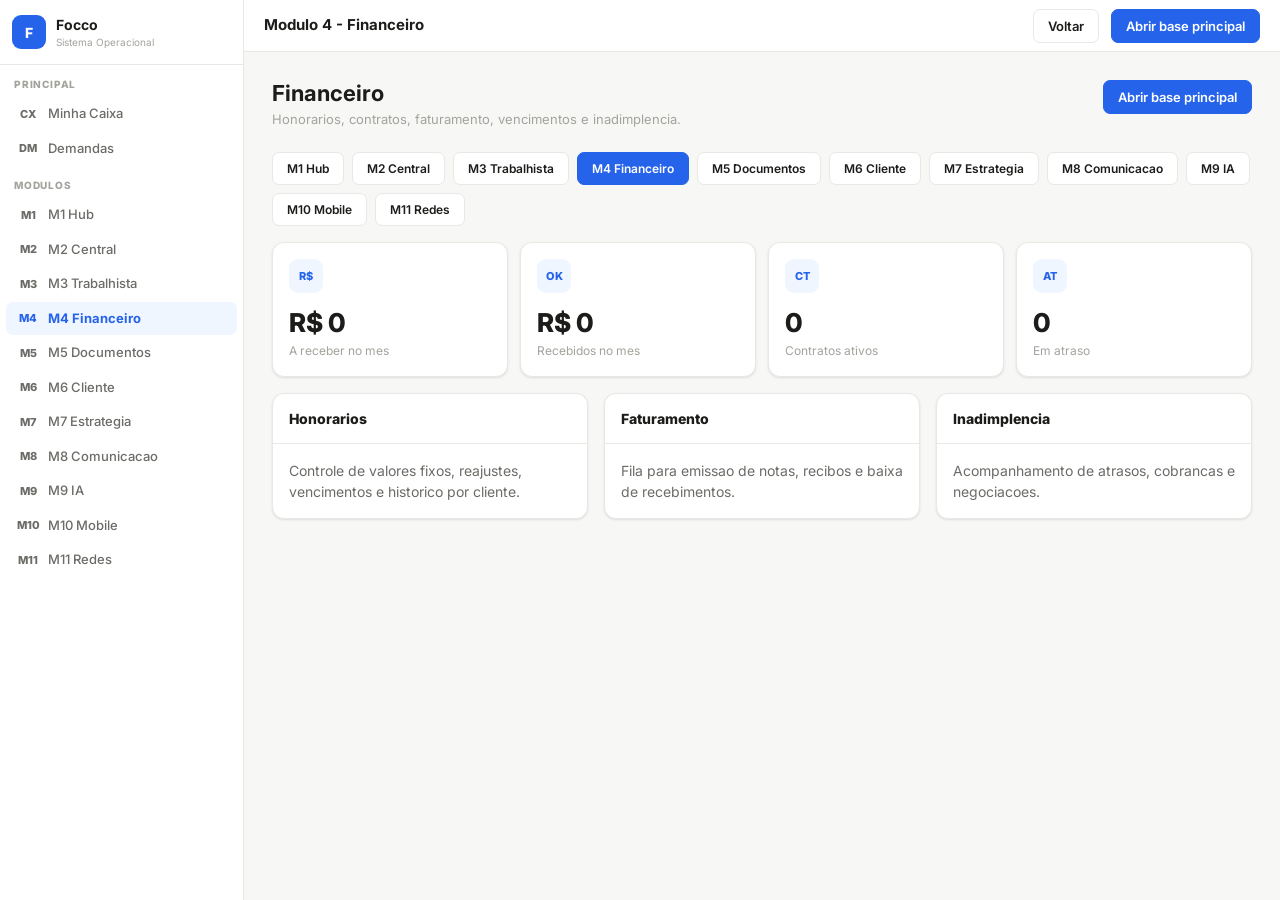
<file: modulo4-financeiro.html>
<!doctype html>
<html lang="pt-BR">
<head>
<meta charset="utf-8">
<meta name="viewport" content="width=device-width,initial-scale=1">
<title>Focco - Modulo 4 - Financeiro</title>
<link href="https://fonts.googleapis.com/css2?family=Inter:wght@400;500;600;700;800&display=swap" rel="stylesheet">
<style>:root{--accent:#D97706;--accent-pale:#D9770614}</style>
<style>:root{--bg:#F7F7F5;--surface:#fff;--surface2:#F1F1EF;--border:#E8E8E5;--text:#1C1C1A;--text2:#6B6B67;--text3:#A3A39E;--accent:#2563EB;--accent-h:#1D4ED8;--accent-pale:#EFF6FF;--sidebar-w:244px;--hdr:52px;--sh:0 1px 3px rgba(0,0,0,.07),0 1px 2px rgba(0,0,0,.04)}*{box-sizing:border-box;margin:0;padding:0}body{font-family:Inter,system-ui,sans-serif;background:var(--bg);color:var(--text);font-size:14px;line-height:1.5}.app{display:flex;min-height:100vh}.sidebar{width:var(--sidebar-w);background:var(--surface);border-right:1px solid var(--border);position:fixed;inset:0 auto 0 0;overflow:auto}.brand{padding:14px 12px;display:flex;align-items:center;gap:10px;border-bottom:1px solid var(--border)}.brand-icon{width:34px;height:34px;background:var(--accent);border-radius:9px;display:grid;place-items:center;color:#fff;font-weight:800}.brand b{display:block;font-size:14px}.brand span{display:block;font-size:10px;color:var(--text3)}.sb-section{padding:12px 14px 4px;font-size:10px;font-weight:800;color:var(--text3);text-transform:uppercase;letter-spacing:.08em}.nav{display:flex;align-items:center;gap:8px;margin:1px 6px;padding:7px 10px;border-radius:7px;color:var(--text2);text-decoration:none;font-size:13px;font-weight:500}.nav:hover{background:var(--surface2);color:var(--text)}.nav.active{background:var(--accent-pale);color:var(--accent);font-weight:700}.nav .ni{width:24px;text-align:center;font-size:11px;font-weight:800}.topbar{position:fixed;left:var(--sidebar-w);right:0;top:0;height:var(--hdr);background:var(--surface);border-bottom:1px solid var(--border);display:flex;align-items:center;gap:12px;padding:0 20px;z-index:10}.top-title{font-size:15px;font-weight:700;flex:1}.main{margin-left:var(--sidebar-w);margin-top:var(--hdr);padding:28px;min-height:calc(100vh - var(--hdr));width:100%}.ph{display:flex;align-items:flex-start;justify-content:space-between;gap:16px;margin-bottom:22px}.ph h1{font-size:22px;line-height:1.2}.ph p{font-size:13px;color:var(--text3);margin-top:4px}.btn{display:inline-flex;align-items:center;gap:6px;padding:8px 14px;border-radius:7px;border:1px solid var(--border);background:var(--surface);color:var(--text);font:600 13px Inter;cursor:pointer;text-decoration:none;white-space:nowrap}.btn:hover{background:var(--surface2)}.btn-p{background:var(--accent);border-color:var(--accent);color:#fff}.btn-p:hover{background:var(--accent-h)}.kpi-grid{display:grid;grid-template-columns:repeat(4,1fr);gap:12px;margin-bottom:16px}.kcard{background:var(--surface);border:1px solid var(--border);border-radius:12px;padding:16px;box-shadow:var(--sh);min-height:96px}.kcard .ki{width:34px;height:34px;border-radius:9px;display:grid;place-items:center;background:var(--accent-pale);margin-bottom:10px;color:var(--accent);font-size:11px;font-weight:800}.kcard .kv{font-size:26px;font-weight:800}.kcard .kl{font-size:12px;color:var(--text3)}.cols{display:grid;grid-template-columns:repeat(3,1fr);gap:16px}.card{background:var(--surface);border:1px solid var(--border);border-radius:12px;box-shadow:var(--sh)}.ch{padding:14px 16px;border-bottom:1px solid var(--border);font-weight:800}.cb{padding:16px;color:var(--text2)}.actions{display:flex;gap:8px;flex-wrap:wrap}.module-strip{display:flex;gap:8px;flex-wrap:wrap;margin-bottom:16px}.module-strip a{font-size:12px}@media(max-width:980px){.sidebar{display:none}.topbar{left:0}.main{margin-left:0}.kpi-grid,.cols{grid-template-columns:1fr}.ph{flex-direction:column}}</style>
</head>
<body>
<div class="app"><aside class="sidebar"><div class="brand"><div class="brand-icon">F</div><div><b>Focco</b><span>Sistema Operacional</span></div></div><div class="sb-section">Principal</div><a class="nav" href="index.html"><span class="ni">CX</span>Minha Caixa</a><a class="nav" href="index.html"><span class="ni">DM</span>Demandas</a><div class="sb-section">Modulos</div><a class="nav " href="index.html"><span class="ni">M1</span>M1 Hub</a><a class="nav " href="central_operacoes.html"><span class="ni">M2</span>M2 Central</a><a class="nav " href="modulo3-trabalhista-dp.html"><span class="ni">M3</span>M3 Trabalhista</a><a class="nav active" href="modulo4-financeiro.html"><span class="ni">M4</span>M4 Financeiro</a><a class="nav " href="modulo5-gestao-documentos.html"><span class="ni">M5</span>M5 Documentos</a><a class="nav " href="modulo6-area-cliente.html"><span class="ni">M6</span>M6 Cliente</a><a class="nav " href="modulo7-gestao-estrategica.html"><span class="ni">M7</span>M7 Estrategia</a><a class="nav " href="modulo8-comunicacao-whatsapp.html"><span class="ni">M8</span>M8 Comunicacao</a><a class="nav " href="modulo9-focco-ia.html"><span class="ni">M9</span>M9 IA</a><a class="nav " href="modulo10-meu-focco-mobile.html"><span class="ni">M10</span>M10 Mobile</a><a class="nav " href="modulo11-focco-redes-sociais.html"><span class="ni">M11</span>M11 Redes</a></aside><header class="topbar"><div class="top-title">Modulo 4 - Financeiro</div><a class="btn" href="index.html">Voltar</a><a class="btn btn-p" href="index.html">Abrir base principal</a></header><main class="main"><section class="ph"><div><h1>Financeiro</h1><p>Honorarios, contratos, faturamento, vencimentos e inadimplencia.</p></div><div class="actions"><a class="btn btn-p" href="index.html">Abrir base principal</a></div></section><nav class="module-strip"><a class="btn " href="index.html">M1 Hub</a><a class="btn " href="central_operacoes.html">M2 Central</a><a class="btn " href="modulo3-trabalhista-dp.html">M3 Trabalhista</a><a class="btn btn-p" href="modulo4-financeiro.html">M4 Financeiro</a><a class="btn " href="modulo5-gestao-documentos.html">M5 Documentos</a><a class="btn " href="modulo6-area-cliente.html">M6 Cliente</a><a class="btn " href="modulo7-gestao-estrategica.html">M7 Estrategia</a><a class="btn " href="modulo8-comunicacao-whatsapp.html">M8 Comunicacao</a><a class="btn " href="modulo9-focco-ia.html">M9 IA</a><a class="btn " href="modulo10-meu-focco-mobile.html">M10 Mobile</a><a class="btn " href="modulo11-focco-redes-sociais.html">M11 Redes</a></nav><section class="kpi-grid"><div class="kcard"><div class="ki">R$</div><div class="kv">R$ 0</div><div class="kl">A receber no mes</div></div><div class="kcard"><div class="ki">OK</div><div class="kv">R$ 0</div><div class="kl">Recebidos no mes</div></div><div class="kcard"><div class="ki">CT</div><div class="kv">0</div><div class="kl">Contratos ativos</div></div><div class="kcard"><div class="ki">AT</div><div class="kv">0</div><div class="kl">Em atraso</div></div></section><section class="cols"><div class="card"><div class="ch">Honorarios</div><div class="cb">Controle de valores fixos, reajustes, vencimentos e historico por cliente.</div></div><div class="card"><div class="ch">Faturamento</div><div class="cb">Fila para emissao de notas, recibos e baixa de recebimentos.</div></div><div class="card"><div class="ch">Inadimplencia</div><div class="cb">Acompanhamento de atrasos, cobrancas e negociacoes.</div></div></section></main></div>
</body>
</html>
</file>
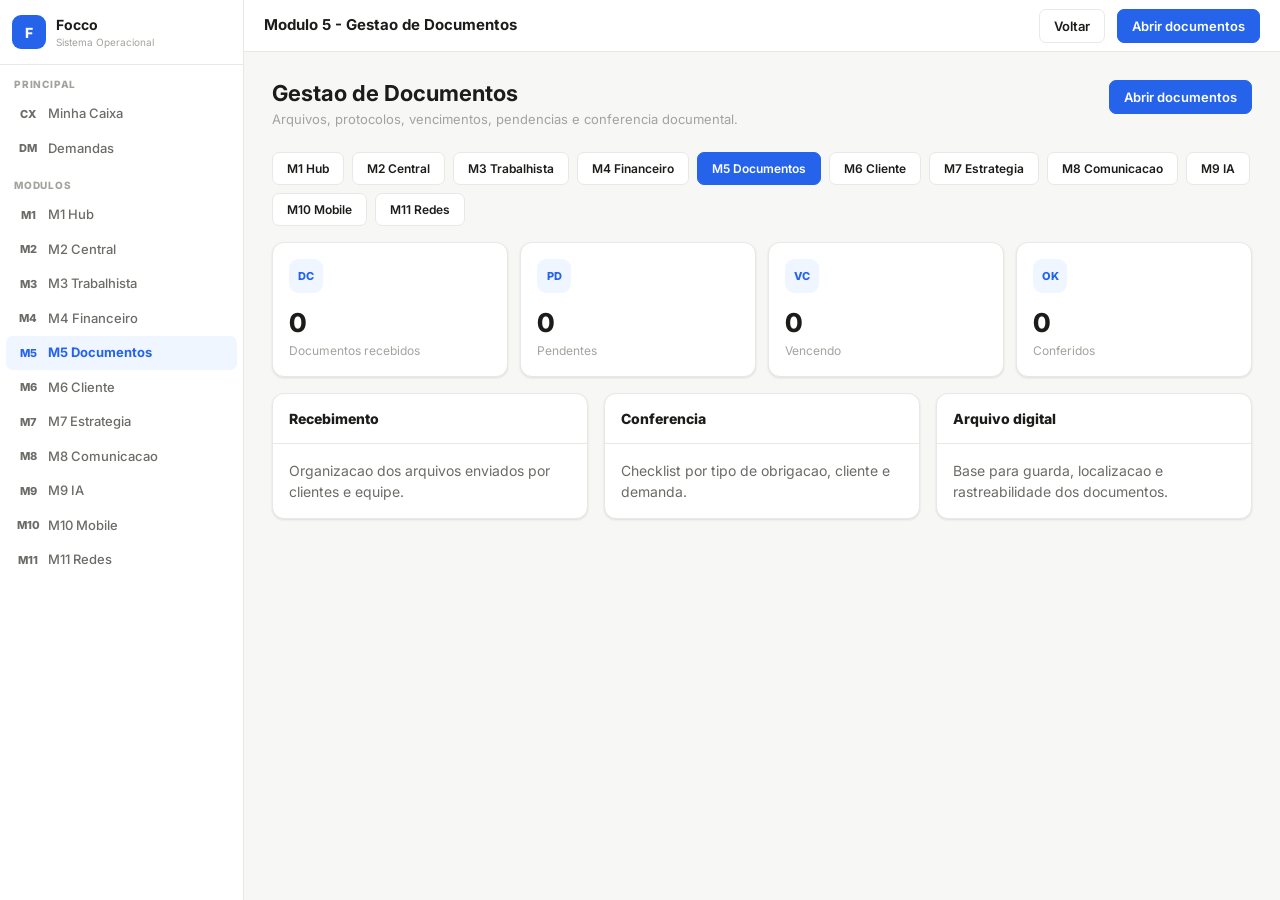
<file: modulo5-gestao-documentos.html>
<!doctype html>
<html lang="pt-BR">
<head>
<meta charset="utf-8">
<meta name="viewport" content="width=device-width,initial-scale=1">
<title>Focco - Modulo 5 - Gestao de Documentos</title>
<link href="https://fonts.googleapis.com/css2?family=Inter:wght@400;500;600;700;800&display=swap" rel="stylesheet">
<style>:root{--accent:#2563EB;--accent-pale:#2563EB14}</style>
<style>:root{--bg:#F7F7F5;--surface:#fff;--surface2:#F1F1EF;--border:#E8E8E5;--text:#1C1C1A;--text2:#6B6B67;--text3:#A3A39E;--accent:#2563EB;--accent-h:#1D4ED8;--accent-pale:#EFF6FF;--sidebar-w:244px;--hdr:52px;--sh:0 1px 3px rgba(0,0,0,.07),0 1px 2px rgba(0,0,0,.04)}*{box-sizing:border-box;margin:0;padding:0}body{font-family:Inter,system-ui,sans-serif;background:var(--bg);color:var(--text);font-size:14px;line-height:1.5}.app{display:flex;min-height:100vh}.sidebar{width:var(--sidebar-w);background:var(--surface);border-right:1px solid var(--border);position:fixed;inset:0 auto 0 0;overflow:auto}.brand{padding:14px 12px;display:flex;align-items:center;gap:10px;border-bottom:1px solid var(--border)}.brand-icon{width:34px;height:34px;background:var(--accent);border-radius:9px;display:grid;place-items:center;color:#fff;font-weight:800}.brand b{display:block;font-size:14px}.brand span{display:block;font-size:10px;color:var(--text3)}.sb-section{padding:12px 14px 4px;font-size:10px;font-weight:800;color:var(--text3);text-transform:uppercase;letter-spacing:.08em}.nav{display:flex;align-items:center;gap:8px;margin:1px 6px;padding:7px 10px;border-radius:7px;color:var(--text2);text-decoration:none;font-size:13px;font-weight:500}.nav:hover{background:var(--surface2);color:var(--text)}.nav.active{background:var(--accent-pale);color:var(--accent);font-weight:700}.nav .ni{width:24px;text-align:center;font-size:11px;font-weight:800}.topbar{position:fixed;left:var(--sidebar-w);right:0;top:0;height:var(--hdr);background:var(--surface);border-bottom:1px solid var(--border);display:flex;align-items:center;gap:12px;padding:0 20px;z-index:10}.top-title{font-size:15px;font-weight:700;flex:1}.main{margin-left:var(--sidebar-w);margin-top:var(--hdr);padding:28px;min-height:calc(100vh - var(--hdr));width:100%}.ph{display:flex;align-items:flex-start;justify-content:space-between;gap:16px;margin-bottom:22px}.ph h1{font-size:22px;line-height:1.2}.ph p{font-size:13px;color:var(--text3);margin-top:4px}.btn{display:inline-flex;align-items:center;gap:6px;padding:8px 14px;border-radius:7px;border:1px solid var(--border);background:var(--surface);color:var(--text);font:600 13px Inter;cursor:pointer;text-decoration:none;white-space:nowrap}.btn:hover{background:var(--surface2)}.btn-p{background:var(--accent);border-color:var(--accent);color:#fff}.btn-p:hover{background:var(--accent-h)}.kpi-grid{display:grid;grid-template-columns:repeat(4,1fr);gap:12px;margin-bottom:16px}.kcard{background:var(--surface);border:1px solid var(--border);border-radius:12px;padding:16px;box-shadow:var(--sh);min-height:96px}.kcard .ki{width:34px;height:34px;border-radius:9px;display:grid;place-items:center;background:var(--accent-pale);margin-bottom:10px;color:var(--accent);font-size:11px;font-weight:800}.kcard .kv{font-size:26px;font-weight:800}.kcard .kl{font-size:12px;color:var(--text3)}.cols{display:grid;grid-template-columns:repeat(3,1fr);gap:16px}.card{background:var(--surface);border:1px solid var(--border);border-radius:12px;box-shadow:var(--sh)}.ch{padding:14px 16px;border-bottom:1px solid var(--border);font-weight:800}.cb{padding:16px;color:var(--text2)}.actions{display:flex;gap:8px;flex-wrap:wrap}.module-strip{display:flex;gap:8px;flex-wrap:wrap;margin-bottom:16px}.module-strip a{font-size:12px}@media(max-width:980px){.sidebar{display:none}.topbar{left:0}.main{margin-left:0}.kpi-grid,.cols{grid-template-columns:1fr}.ph{flex-direction:column}}</style>
</head>
<body>
<div class="app"><aside class="sidebar"><div class="brand"><div class="brand-icon">F</div><div><b>Focco</b><span>Sistema Operacional</span></div></div><div class="sb-section">Principal</div><a class="nav" href="index.html"><span class="ni">CX</span>Minha Caixa</a><a class="nav" href="index.html"><span class="ni">DM</span>Demandas</a><div class="sb-section">Modulos</div><a class="nav " href="index.html"><span class="ni">M1</span>M1 Hub</a><a class="nav " href="central_operacoes.html"><span class="ni">M2</span>M2 Central</a><a class="nav " href="modulo3-trabalhista-dp.html"><span class="ni">M3</span>M3 Trabalhista</a><a class="nav " href="modulo4-financeiro.html"><span class="ni">M4</span>M4 Financeiro</a><a class="nav active" href="modulo5-gestao-documentos.html"><span class="ni">M5</span>M5 Documentos</a><a class="nav " href="modulo6-area-cliente.html"><span class="ni">M6</span>M6 Cliente</a><a class="nav " href="modulo7-gestao-estrategica.html"><span class="ni">M7</span>M7 Estrategia</a><a class="nav " href="modulo8-comunicacao-whatsapp.html"><span class="ni">M8</span>M8 Comunicacao</a><a class="nav " href="modulo9-focco-ia.html"><span class="ni">M9</span>M9 IA</a><a class="nav " href="modulo10-meu-focco-mobile.html"><span class="ni">M10</span>M10 Mobile</a><a class="nav " href="modulo11-focco-redes-sociais.html"><span class="ni">M11</span>M11 Redes</a></aside><header class="topbar"><div class="top-title">Modulo 5 - Gestao de Documentos</div><a class="btn" href="index.html">Voltar</a><a class="btn btn-p" href="index.html">Abrir documentos</a></header><main class="main"><section class="ph"><div><h1>Gestao de Documentos</h1><p>Arquivos, protocolos, vencimentos, pendencias e conferencia documental.</p></div><div class="actions"><a class="btn btn-p" href="index.html">Abrir documentos</a></div></section><nav class="module-strip"><a class="btn " href="index.html">M1 Hub</a><a class="btn " href="central_operacoes.html">M2 Central</a><a class="btn " href="modulo3-trabalhista-dp.html">M3 Trabalhista</a><a class="btn " href="modulo4-financeiro.html">M4 Financeiro</a><a class="btn btn-p" href="modulo5-gestao-documentos.html">M5 Documentos</a><a class="btn " href="modulo6-area-cliente.html">M6 Cliente</a><a class="btn " href="modulo7-gestao-estrategica.html">M7 Estrategia</a><a class="btn " href="modulo8-comunicacao-whatsapp.html">M8 Comunicacao</a><a class="btn " href="modulo9-focco-ia.html">M9 IA</a><a class="btn " href="modulo10-meu-focco-mobile.html">M10 Mobile</a><a class="btn " href="modulo11-focco-redes-sociais.html">M11 Redes</a></nav><section class="kpi-grid"><div class="kcard"><div class="ki">DC</div><div class="kv">0</div><div class="kl">Documentos recebidos</div></div><div class="kcard"><div class="ki">PD</div><div class="kv">0</div><div class="kl">Pendentes</div></div><div class="kcard"><div class="ki">VC</div><div class="kv">0</div><div class="kl">Vencendo</div></div><div class="kcard"><div class="ki">OK</div><div class="kv">0</div><div class="kl">Conferidos</div></div></section><section class="cols"><div class="card"><div class="ch">Recebimento</div><div class="cb">Organizacao dos arquivos enviados por clientes e equipe.</div></div><div class="card"><div class="ch">Conferencia</div><div class="cb">Checklist por tipo de obrigacao, cliente e demanda.</div></div><div class="card"><div class="ch">Arquivo digital</div><div class="cb">Base para guarda, localizacao e rastreabilidade dos documentos.</div></div></section></main></div>
</body>
</html>
</file>
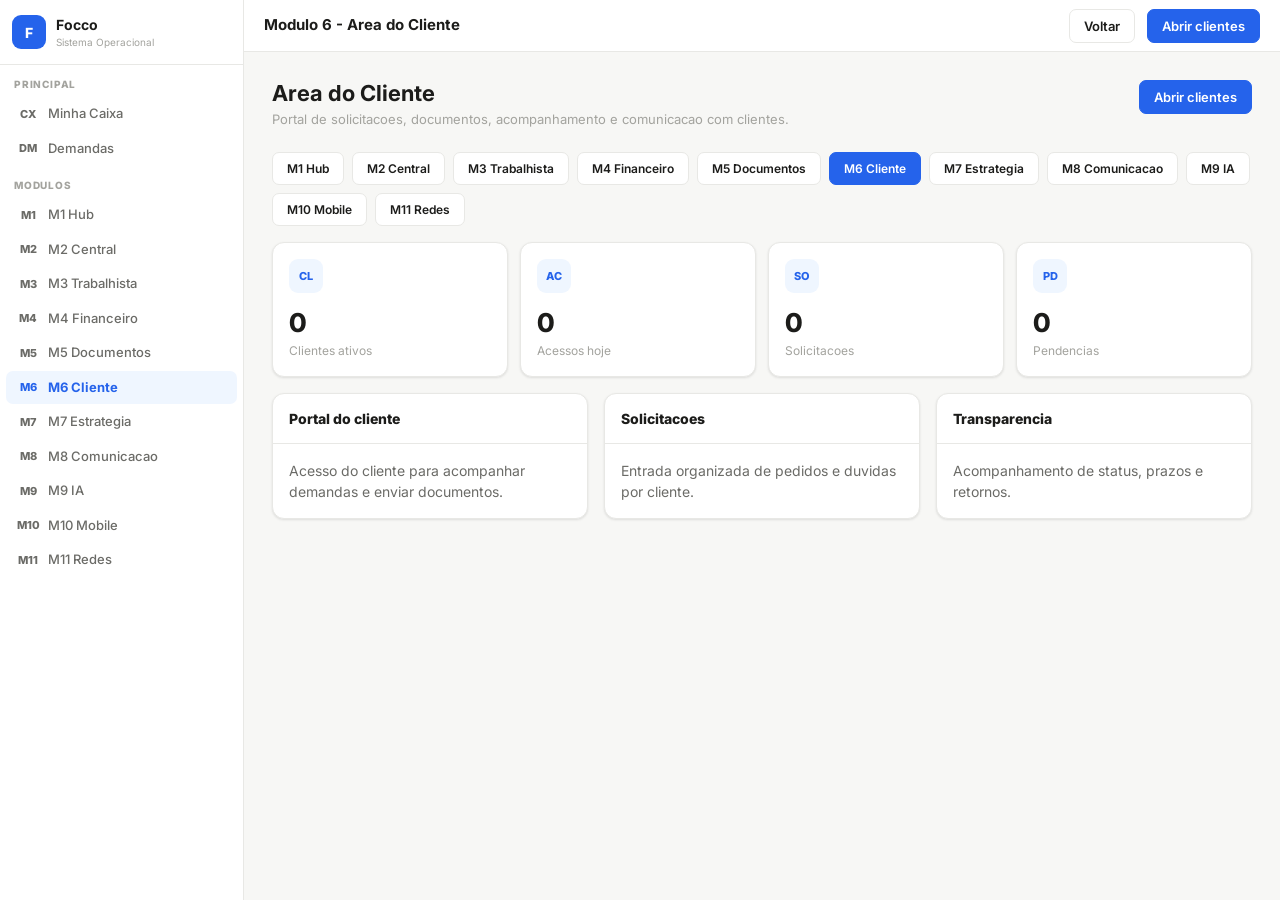
<file: modulo6-area-cliente.html>
<!doctype html>
<html lang="pt-BR">
<head>
<meta charset="utf-8">
<meta name="viewport" content="width=device-width,initial-scale=1">
<title>Focco - Modulo 6 - Area do Cliente</title>
<link href="https://fonts.googleapis.com/css2?family=Inter:wght@400;500;600;700;800&display=swap" rel="stylesheet">
<style>:root{--accent:#0EA5E9;--accent-pale:#0EA5E914}</style>
<style>:root{--bg:#F7F7F5;--surface:#fff;--surface2:#F1F1EF;--border:#E8E8E5;--text:#1C1C1A;--text2:#6B6B67;--text3:#A3A39E;--accent:#2563EB;--accent-h:#1D4ED8;--accent-pale:#EFF6FF;--sidebar-w:244px;--hdr:52px;--sh:0 1px 3px rgba(0,0,0,.07),0 1px 2px rgba(0,0,0,.04)}*{box-sizing:border-box;margin:0;padding:0}body{font-family:Inter,system-ui,sans-serif;background:var(--bg);color:var(--text);font-size:14px;line-height:1.5}.app{display:flex;min-height:100vh}.sidebar{width:var(--sidebar-w);background:var(--surface);border-right:1px solid var(--border);position:fixed;inset:0 auto 0 0;overflow:auto}.brand{padding:14px 12px;display:flex;align-items:center;gap:10px;border-bottom:1px solid var(--border)}.brand-icon{width:34px;height:34px;background:var(--accent);border-radius:9px;display:grid;place-items:center;color:#fff;font-weight:800}.brand b{display:block;font-size:14px}.brand span{display:block;font-size:10px;color:var(--text3)}.sb-section{padding:12px 14px 4px;font-size:10px;font-weight:800;color:var(--text3);text-transform:uppercase;letter-spacing:.08em}.nav{display:flex;align-items:center;gap:8px;margin:1px 6px;padding:7px 10px;border-radius:7px;color:var(--text2);text-decoration:none;font-size:13px;font-weight:500}.nav:hover{background:var(--surface2);color:var(--text)}.nav.active{background:var(--accent-pale);color:var(--accent);font-weight:700}.nav .ni{width:24px;text-align:center;font-size:11px;font-weight:800}.topbar{position:fixed;left:var(--sidebar-w);right:0;top:0;height:var(--hdr);background:var(--surface);border-bottom:1px solid var(--border);display:flex;align-items:center;gap:12px;padding:0 20px;z-index:10}.top-title{font-size:15px;font-weight:700;flex:1}.main{margin-left:var(--sidebar-w);margin-top:var(--hdr);padding:28px;min-height:calc(100vh - var(--hdr));width:100%}.ph{display:flex;align-items:flex-start;justify-content:space-between;gap:16px;margin-bottom:22px}.ph h1{font-size:22px;line-height:1.2}.ph p{font-size:13px;color:var(--text3);margin-top:4px}.btn{display:inline-flex;align-items:center;gap:6px;padding:8px 14px;border-radius:7px;border:1px solid var(--border);background:var(--surface);color:var(--text);font:600 13px Inter;cursor:pointer;text-decoration:none;white-space:nowrap}.btn:hover{background:var(--surface2)}.btn-p{background:var(--accent);border-color:var(--accent);color:#fff}.btn-p:hover{background:var(--accent-h)}.kpi-grid{display:grid;grid-template-columns:repeat(4,1fr);gap:12px;margin-bottom:16px}.kcard{background:var(--surface);border:1px solid var(--border);border-radius:12px;padding:16px;box-shadow:var(--sh);min-height:96px}.kcard .ki{width:34px;height:34px;border-radius:9px;display:grid;place-items:center;background:var(--accent-pale);margin-bottom:10px;color:var(--accent);font-size:11px;font-weight:800}.kcard .kv{font-size:26px;font-weight:800}.kcard .kl{font-size:12px;color:var(--text3)}.cols{display:grid;grid-template-columns:repeat(3,1fr);gap:16px}.card{background:var(--surface);border:1px solid var(--border);border-radius:12px;box-shadow:var(--sh)}.ch{padding:14px 16px;border-bottom:1px solid var(--border);font-weight:800}.cb{padding:16px;color:var(--text2)}.actions{display:flex;gap:8px;flex-wrap:wrap}.module-strip{display:flex;gap:8px;flex-wrap:wrap;margin-bottom:16px}.module-strip a{font-size:12px}@media(max-width:980px){.sidebar{display:none}.topbar{left:0}.main{margin-left:0}.kpi-grid,.cols{grid-template-columns:1fr}.ph{flex-direction:column}}</style>
</head>
<body>
<div class="app"><aside class="sidebar"><div class="brand"><div class="brand-icon">F</div><div><b>Focco</b><span>Sistema Operacional</span></div></div><div class="sb-section">Principal</div><a class="nav" href="index.html"><span class="ni">CX</span>Minha Caixa</a><a class="nav" href="index.html"><span class="ni">DM</span>Demandas</a><div class="sb-section">Modulos</div><a class="nav " href="index.html"><span class="ni">M1</span>M1 Hub</a><a class="nav " href="central_operacoes.html"><span class="ni">M2</span>M2 Central</a><a class="nav " href="modulo3-trabalhista-dp.html"><span class="ni">M3</span>M3 Trabalhista</a><a class="nav " href="modulo4-financeiro.html"><span class="ni">M4</span>M4 Financeiro</a><a class="nav " href="modulo5-gestao-documentos.html"><span class="ni">M5</span>M5 Documentos</a><a class="nav active" href="modulo6-area-cliente.html"><span class="ni">M6</span>M6 Cliente</a><a class="nav " href="modulo7-gestao-estrategica.html"><span class="ni">M7</span>M7 Estrategia</a><a class="nav " href="modulo8-comunicacao-whatsapp.html"><span class="ni">M8</span>M8 Comunicacao</a><a class="nav " href="modulo9-focco-ia.html"><span class="ni">M9</span>M9 IA</a><a class="nav " href="modulo10-meu-focco-mobile.html"><span class="ni">M10</span>M10 Mobile</a><a class="nav " href="modulo11-focco-redes-sociais.html"><span class="ni">M11</span>M11 Redes</a></aside><header class="topbar"><div class="top-title">Modulo 6 - Area do Cliente</div><a class="btn" href="index.html">Voltar</a><a class="btn btn-p" href="index.html">Abrir clientes</a></header><main class="main"><section class="ph"><div><h1>Area do Cliente</h1><p>Portal de solicitacoes, documentos, acompanhamento e comunicacao com clientes.</p></div><div class="actions"><a class="btn btn-p" href="index.html">Abrir clientes</a></div></section><nav class="module-strip"><a class="btn " href="index.html">M1 Hub</a><a class="btn " href="central_operacoes.html">M2 Central</a><a class="btn " href="modulo3-trabalhista-dp.html">M3 Trabalhista</a><a class="btn " href="modulo4-financeiro.html">M4 Financeiro</a><a class="btn " href="modulo5-gestao-documentos.html">M5 Documentos</a><a class="btn btn-p" href="modulo6-area-cliente.html">M6 Cliente</a><a class="btn " href="modulo7-gestao-estrategica.html">M7 Estrategia</a><a class="btn " href="modulo8-comunicacao-whatsapp.html">M8 Comunicacao</a><a class="btn " href="modulo9-focco-ia.html">M9 IA</a><a class="btn " href="modulo10-meu-focco-mobile.html">M10 Mobile</a><a class="btn " href="modulo11-focco-redes-sociais.html">M11 Redes</a></nav><section class="kpi-grid"><div class="kcard"><div class="ki">CL</div><div class="kv">0</div><div class="kl">Clientes ativos</div></div><div class="kcard"><div class="ki">AC</div><div class="kv">0</div><div class="kl">Acessos hoje</div></div><div class="kcard"><div class="ki">SO</div><div class="kv">0</div><div class="kl">Solicitacoes</div></div><div class="kcard"><div class="ki">PD</div><div class="kv">0</div><div class="kl">Pendencias</div></div></section><section class="cols"><div class="card"><div class="ch">Portal do cliente</div><div class="cb">Acesso do cliente para acompanhar demandas e enviar documentos.</div></div><div class="card"><div class="ch">Solicitacoes</div><div class="cb">Entrada organizada de pedidos e duvidas por cliente.</div></div><div class="card"><div class="ch">Transparencia</div><div class="cb">Acompanhamento de status, prazos e retornos.</div></div></section></main></div>
</body>
</html>
</file>
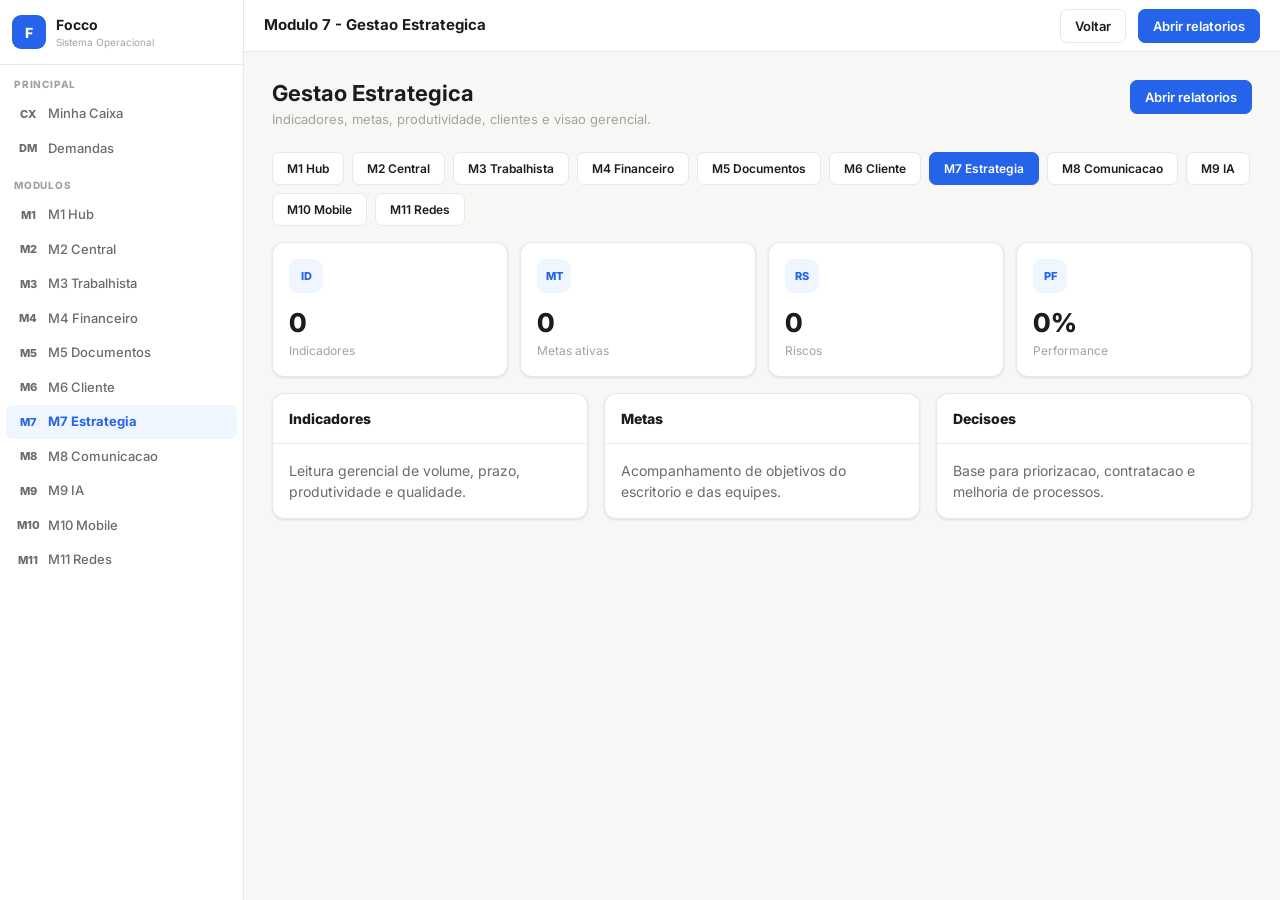
<file: modulo7-gestao-estrategica.html>
<!doctype html>
<html lang="pt-BR">
<head>
<meta charset="utf-8">
<meta name="viewport" content="width=device-width,initial-scale=1">
<title>Focco - Modulo 7 - Gestao Estrategica</title>
<link href="https://fonts.googleapis.com/css2?family=Inter:wght@400;500;600;700;800&display=swap" rel="stylesheet">
<style>:root{--accent:#4F46E5;--accent-pale:#4F46E514}</style>
<style>:root{--bg:#F7F7F5;--surface:#fff;--surface2:#F1F1EF;--border:#E8E8E5;--text:#1C1C1A;--text2:#6B6B67;--text3:#A3A39E;--accent:#2563EB;--accent-h:#1D4ED8;--accent-pale:#EFF6FF;--sidebar-w:244px;--hdr:52px;--sh:0 1px 3px rgba(0,0,0,.07),0 1px 2px rgba(0,0,0,.04)}*{box-sizing:border-box;margin:0;padding:0}body{font-family:Inter,system-ui,sans-serif;background:var(--bg);color:var(--text);font-size:14px;line-height:1.5}.app{display:flex;min-height:100vh}.sidebar{width:var(--sidebar-w);background:var(--surface);border-right:1px solid var(--border);position:fixed;inset:0 auto 0 0;overflow:auto}.brand{padding:14px 12px;display:flex;align-items:center;gap:10px;border-bottom:1px solid var(--border)}.brand-icon{width:34px;height:34px;background:var(--accent);border-radius:9px;display:grid;place-items:center;color:#fff;font-weight:800}.brand b{display:block;font-size:14px}.brand span{display:block;font-size:10px;color:var(--text3)}.sb-section{padding:12px 14px 4px;font-size:10px;font-weight:800;color:var(--text3);text-transform:uppercase;letter-spacing:.08em}.nav{display:flex;align-items:center;gap:8px;margin:1px 6px;padding:7px 10px;border-radius:7px;color:var(--text2);text-decoration:none;font-size:13px;font-weight:500}.nav:hover{background:var(--surface2);color:var(--text)}.nav.active{background:var(--accent-pale);color:var(--accent);font-weight:700}.nav .ni{width:24px;text-align:center;font-size:11px;font-weight:800}.topbar{position:fixed;left:var(--sidebar-w);right:0;top:0;height:var(--hdr);background:var(--surface);border-bottom:1px solid var(--border);display:flex;align-items:center;gap:12px;padding:0 20px;z-index:10}.top-title{font-size:15px;font-weight:700;flex:1}.main{margin-left:var(--sidebar-w);margin-top:var(--hdr);padding:28px;min-height:calc(100vh - var(--hdr));width:100%}.ph{display:flex;align-items:flex-start;justify-content:space-between;gap:16px;margin-bottom:22px}.ph h1{font-size:22px;line-height:1.2}.ph p{font-size:13px;color:var(--text3);margin-top:4px}.btn{display:inline-flex;align-items:center;gap:6px;padding:8px 14px;border-radius:7px;border:1px solid var(--border);background:var(--surface);color:var(--text);font:600 13px Inter;cursor:pointer;text-decoration:none;white-space:nowrap}.btn:hover{background:var(--surface2)}.btn-p{background:var(--accent);border-color:var(--accent);color:#fff}.btn-p:hover{background:var(--accent-h)}.kpi-grid{display:grid;grid-template-columns:repeat(4,1fr);gap:12px;margin-bottom:16px}.kcard{background:var(--surface);border:1px solid var(--border);border-radius:12px;padding:16px;box-shadow:var(--sh);min-height:96px}.kcard .ki{width:34px;height:34px;border-radius:9px;display:grid;place-items:center;background:var(--accent-pale);margin-bottom:10px;color:var(--accent);font-size:11px;font-weight:800}.kcard .kv{font-size:26px;font-weight:800}.kcard .kl{font-size:12px;color:var(--text3)}.cols{display:grid;grid-template-columns:repeat(3,1fr);gap:16px}.card{background:var(--surface);border:1px solid var(--border);border-radius:12px;box-shadow:var(--sh)}.ch{padding:14px 16px;border-bottom:1px solid var(--border);font-weight:800}.cb{padding:16px;color:var(--text2)}.actions{display:flex;gap:8px;flex-wrap:wrap}.module-strip{display:flex;gap:8px;flex-wrap:wrap;margin-bottom:16px}.module-strip a{font-size:12px}@media(max-width:980px){.sidebar{display:none}.topbar{left:0}.main{margin-left:0}.kpi-grid,.cols{grid-template-columns:1fr}.ph{flex-direction:column}}</style>
</head>
<body>
<div class="app"><aside class="sidebar"><div class="brand"><div class="brand-icon">F</div><div><b>Focco</b><span>Sistema Operacional</span></div></div><div class="sb-section">Principal</div><a class="nav" href="index.html"><span class="ni">CX</span>Minha Caixa</a><a class="nav" href="index.html"><span class="ni">DM</span>Demandas</a><div class="sb-section">Modulos</div><a class="nav " href="index.html"><span class="ni">M1</span>M1 Hub</a><a class="nav " href="central_operacoes.html"><span class="ni">M2</span>M2 Central</a><a class="nav " href="modulo3-trabalhista-dp.html"><span class="ni">M3</span>M3 Trabalhista</a><a class="nav " href="modulo4-financeiro.html"><span class="ni">M4</span>M4 Financeiro</a><a class="nav " href="modulo5-gestao-documentos.html"><span class="ni">M5</span>M5 Documentos</a><a class="nav " href="modulo6-area-cliente.html"><span class="ni">M6</span>M6 Cliente</a><a class="nav active" href="modulo7-gestao-estrategica.html"><span class="ni">M7</span>M7 Estrategia</a><a class="nav " href="modulo8-comunicacao-whatsapp.html"><span class="ni">M8</span>M8 Comunicacao</a><a class="nav " href="modulo9-focco-ia.html"><span class="ni">M9</span>M9 IA</a><a class="nav " href="modulo10-meu-focco-mobile.html"><span class="ni">M10</span>M10 Mobile</a><a class="nav " href="modulo11-focco-redes-sociais.html"><span class="ni">M11</span>M11 Redes</a></aside><header class="topbar"><div class="top-title">Modulo 7 - Gestao Estrategica</div><a class="btn" href="index.html">Voltar</a><a class="btn btn-p" href="index.html">Abrir relatorios</a></header><main class="main"><section class="ph"><div><h1>Gestao Estrategica</h1><p>Indicadores, metas, produtividade, clientes e visao gerencial.</p></div><div class="actions"><a class="btn btn-p" href="index.html">Abrir relatorios</a></div></section><nav class="module-strip"><a class="btn " href="index.html">M1 Hub</a><a class="btn " href="central_operacoes.html">M2 Central</a><a class="btn " href="modulo3-trabalhista-dp.html">M3 Trabalhista</a><a class="btn " href="modulo4-financeiro.html">M4 Financeiro</a><a class="btn " href="modulo5-gestao-documentos.html">M5 Documentos</a><a class="btn " href="modulo6-area-cliente.html">M6 Cliente</a><a class="btn btn-p" href="modulo7-gestao-estrategica.html">M7 Estrategia</a><a class="btn " href="modulo8-comunicacao-whatsapp.html">M8 Comunicacao</a><a class="btn " href="modulo9-focco-ia.html">M9 IA</a><a class="btn " href="modulo10-meu-focco-mobile.html">M10 Mobile</a><a class="btn " href="modulo11-focco-redes-sociais.html">M11 Redes</a></nav><section class="kpi-grid"><div class="kcard"><div class="ki">ID</div><div class="kv">0</div><div class="kl">Indicadores</div></div><div class="kcard"><div class="ki">MT</div><div class="kv">0</div><div class="kl">Metas ativas</div></div><div class="kcard"><div class="ki">RS</div><div class="kv">0</div><div class="kl">Riscos</div></div><div class="kcard"><div class="ki">PF</div><div class="kv">0%</div><div class="kl">Performance</div></div></section><section class="cols"><div class="card"><div class="ch">Indicadores</div><div class="cb">Leitura gerencial de volume, prazo, produtividade e qualidade.</div></div><div class="card"><div class="ch">Metas</div><div class="cb">Acompanhamento de objetivos do escritorio e das equipes.</div></div><div class="card"><div class="ch">Decisoes</div><div class="cb">Base para priorizacao, contratacao e melhoria de processos.</div></div></section></main></div>
</body>
</html>
</file>
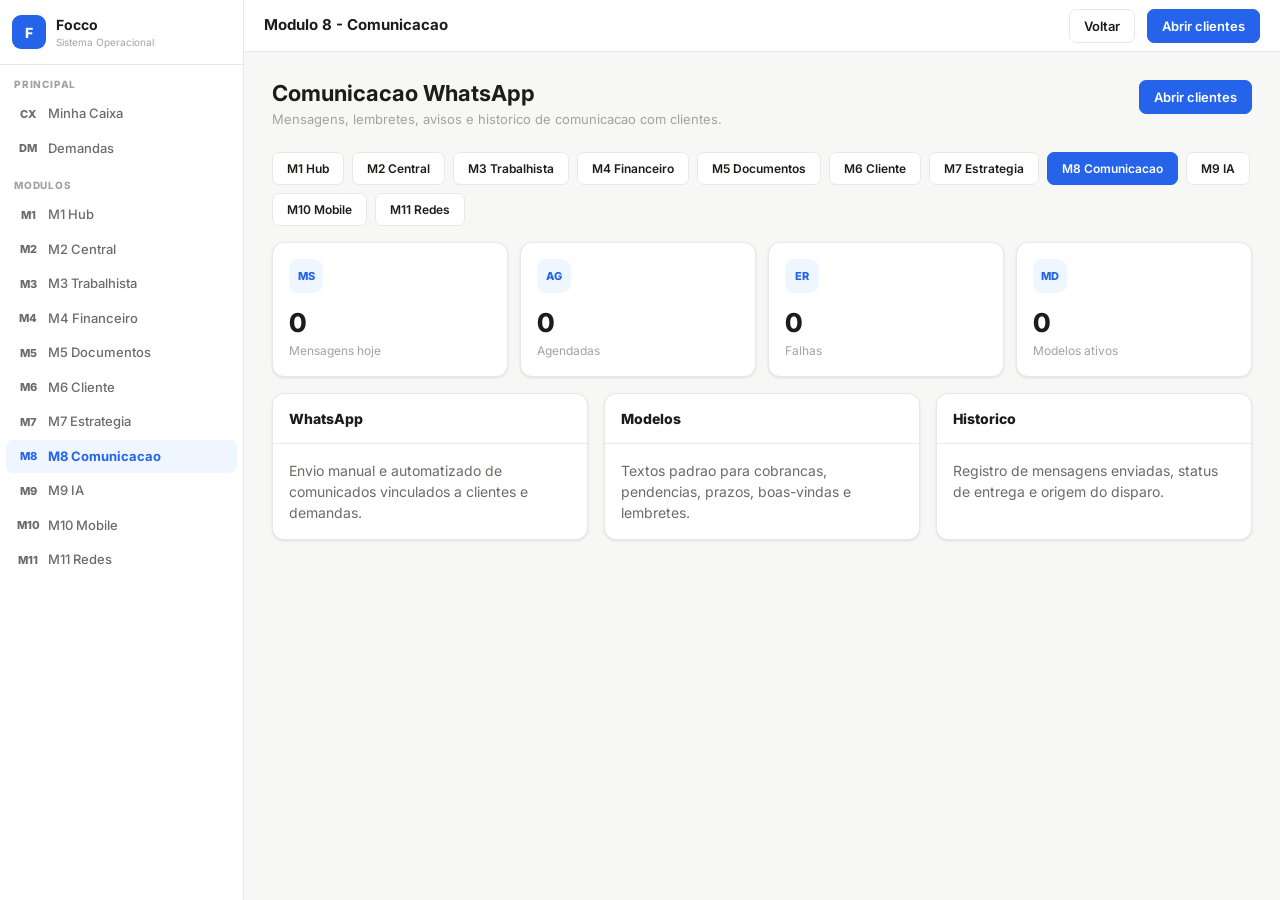
<file: modulo8-comunicacao-whatsapp.html>
<!doctype html>
<html lang="pt-BR">
<head>
<meta charset="utf-8">
<meta name="viewport" content="width=device-width,initial-scale=1">
<title>Focco - Modulo 8 - Comunicacao</title>
<link href="https://fonts.googleapis.com/css2?family=Inter:wght@400;500;600;700;800&display=swap" rel="stylesheet">
<style>:root{--accent:#0D9488;--accent-pale:#0D948814}</style>
<style>:root{--bg:#F7F7F5;--surface:#fff;--surface2:#F1F1EF;--border:#E8E8E5;--text:#1C1C1A;--text2:#6B6B67;--text3:#A3A39E;--accent:#2563EB;--accent-h:#1D4ED8;--accent-pale:#EFF6FF;--sidebar-w:244px;--hdr:52px;--sh:0 1px 3px rgba(0,0,0,.07),0 1px 2px rgba(0,0,0,.04)}*{box-sizing:border-box;margin:0;padding:0}body{font-family:Inter,system-ui,sans-serif;background:var(--bg);color:var(--text);font-size:14px;line-height:1.5}.app{display:flex;min-height:100vh}.sidebar{width:var(--sidebar-w);background:var(--surface);border-right:1px solid var(--border);position:fixed;inset:0 auto 0 0;overflow:auto}.brand{padding:14px 12px;display:flex;align-items:center;gap:10px;border-bottom:1px solid var(--border)}.brand-icon{width:34px;height:34px;background:var(--accent);border-radius:9px;display:grid;place-items:center;color:#fff;font-weight:800}.brand b{display:block;font-size:14px}.brand span{display:block;font-size:10px;color:var(--text3)}.sb-section{padding:12px 14px 4px;font-size:10px;font-weight:800;color:var(--text3);text-transform:uppercase;letter-spacing:.08em}.nav{display:flex;align-items:center;gap:8px;margin:1px 6px;padding:7px 10px;border-radius:7px;color:var(--text2);text-decoration:none;font-size:13px;font-weight:500}.nav:hover{background:var(--surface2);color:var(--text)}.nav.active{background:var(--accent-pale);color:var(--accent);font-weight:700}.nav .ni{width:24px;text-align:center;font-size:11px;font-weight:800}.topbar{position:fixed;left:var(--sidebar-w);right:0;top:0;height:var(--hdr);background:var(--surface);border-bottom:1px solid var(--border);display:flex;align-items:center;gap:12px;padding:0 20px;z-index:10}.top-title{font-size:15px;font-weight:700;flex:1}.main{margin-left:var(--sidebar-w);margin-top:var(--hdr);padding:28px;min-height:calc(100vh - var(--hdr));width:100%}.ph{display:flex;align-items:flex-start;justify-content:space-between;gap:16px;margin-bottom:22px}.ph h1{font-size:22px;line-height:1.2}.ph p{font-size:13px;color:var(--text3);margin-top:4px}.btn{display:inline-flex;align-items:center;gap:6px;padding:8px 14px;border-radius:7px;border:1px solid var(--border);background:var(--surface);color:var(--text);font:600 13px Inter;cursor:pointer;text-decoration:none;white-space:nowrap}.btn:hover{background:var(--surface2)}.btn-p{background:var(--accent);border-color:var(--accent);color:#fff}.btn-p:hover{background:var(--accent-h)}.kpi-grid{display:grid;grid-template-columns:repeat(4,1fr);gap:12px;margin-bottom:16px}.kcard{background:var(--surface);border:1px solid var(--border);border-radius:12px;padding:16px;box-shadow:var(--sh);min-height:96px}.kcard .ki{width:34px;height:34px;border-radius:9px;display:grid;place-items:center;background:var(--accent-pale);margin-bottom:10px;color:var(--accent);font-size:11px;font-weight:800}.kcard .kv{font-size:26px;font-weight:800}.kcard .kl{font-size:12px;color:var(--text3)}.cols{display:grid;grid-template-columns:repeat(3,1fr);gap:16px}.card{background:var(--surface);border:1px solid var(--border);border-radius:12px;box-shadow:var(--sh)}.ch{padding:14px 16px;border-bottom:1px solid var(--border);font-weight:800}.cb{padding:16px;color:var(--text2)}.actions{display:flex;gap:8px;flex-wrap:wrap}.module-strip{display:flex;gap:8px;flex-wrap:wrap;margin-bottom:16px}.module-strip a{font-size:12px}@media(max-width:980px){.sidebar{display:none}.topbar{left:0}.main{margin-left:0}.kpi-grid,.cols{grid-template-columns:1fr}.ph{flex-direction:column}}</style>
</head>
<body>
<div class="app"><aside class="sidebar"><div class="brand"><div class="brand-icon">F</div><div><b>Focco</b><span>Sistema Operacional</span></div></div><div class="sb-section">Principal</div><a class="nav" href="index.html"><span class="ni">CX</span>Minha Caixa</a><a class="nav" href="index.html"><span class="ni">DM</span>Demandas</a><div class="sb-section">Modulos</div><a class="nav " href="index.html"><span class="ni">M1</span>M1 Hub</a><a class="nav " href="central_operacoes.html"><span class="ni">M2</span>M2 Central</a><a class="nav " href="modulo3-trabalhista-dp.html"><span class="ni">M3</span>M3 Trabalhista</a><a class="nav " href="modulo4-financeiro.html"><span class="ni">M4</span>M4 Financeiro</a><a class="nav " href="modulo5-gestao-documentos.html"><span class="ni">M5</span>M5 Documentos</a><a class="nav " href="modulo6-area-cliente.html"><span class="ni">M6</span>M6 Cliente</a><a class="nav " href="modulo7-gestao-estrategica.html"><span class="ni">M7</span>M7 Estrategia</a><a class="nav active" href="modulo8-comunicacao-whatsapp.html"><span class="ni">M8</span>M8 Comunicacao</a><a class="nav " href="modulo9-focco-ia.html"><span class="ni">M9</span>M9 IA</a><a class="nav " href="modulo10-meu-focco-mobile.html"><span class="ni">M10</span>M10 Mobile</a><a class="nav " href="modulo11-focco-redes-sociais.html"><span class="ni">M11</span>M11 Redes</a></aside><header class="topbar"><div class="top-title">Modulo 8 - Comunicacao</div><a class="btn" href="index.html">Voltar</a><a class="btn btn-p" href="index.html">Abrir clientes</a></header><main class="main"><section class="ph"><div><h1>Comunicacao WhatsApp</h1><p>Mensagens, lembretes, avisos e historico de comunicacao com clientes.</p></div><div class="actions"><a class="btn btn-p" href="index.html">Abrir clientes</a></div></section><nav class="module-strip"><a class="btn " href="index.html">M1 Hub</a><a class="btn " href="central_operacoes.html">M2 Central</a><a class="btn " href="modulo3-trabalhista-dp.html">M3 Trabalhista</a><a class="btn " href="modulo4-financeiro.html">M4 Financeiro</a><a class="btn " href="modulo5-gestao-documentos.html">M5 Documentos</a><a class="btn " href="modulo6-area-cliente.html">M6 Cliente</a><a class="btn " href="modulo7-gestao-estrategica.html">M7 Estrategia</a><a class="btn btn-p" href="modulo8-comunicacao-whatsapp.html">M8 Comunicacao</a><a class="btn " href="modulo9-focco-ia.html">M9 IA</a><a class="btn " href="modulo10-meu-focco-mobile.html">M10 Mobile</a><a class="btn " href="modulo11-focco-redes-sociais.html">M11 Redes</a></nav><section class="kpi-grid"><div class="kcard"><div class="ki">MS</div><div class="kv">0</div><div class="kl">Mensagens hoje</div></div><div class="kcard"><div class="ki">AG</div><div class="kv">0</div><div class="kl">Agendadas</div></div><div class="kcard"><div class="ki">ER</div><div class="kv">0</div><div class="kl">Falhas</div></div><div class="kcard"><div class="ki">MD</div><div class="kv">0</div><div class="kl">Modelos ativos</div></div></section><section class="cols"><div class="card"><div class="ch">WhatsApp</div><div class="cb">Envio manual e automatizado de comunicados vinculados a clientes e demandas.</div></div><div class="card"><div class="ch">Modelos</div><div class="cb">Textos padrao para cobrancas, pendencias, prazos, boas-vindas e lembretes.</div></div><div class="card"><div class="ch">Historico</div><div class="cb">Registro de mensagens enviadas, status de entrega e origem do disparo.</div></div></section></main></div>
</body>
</html>
</file>
